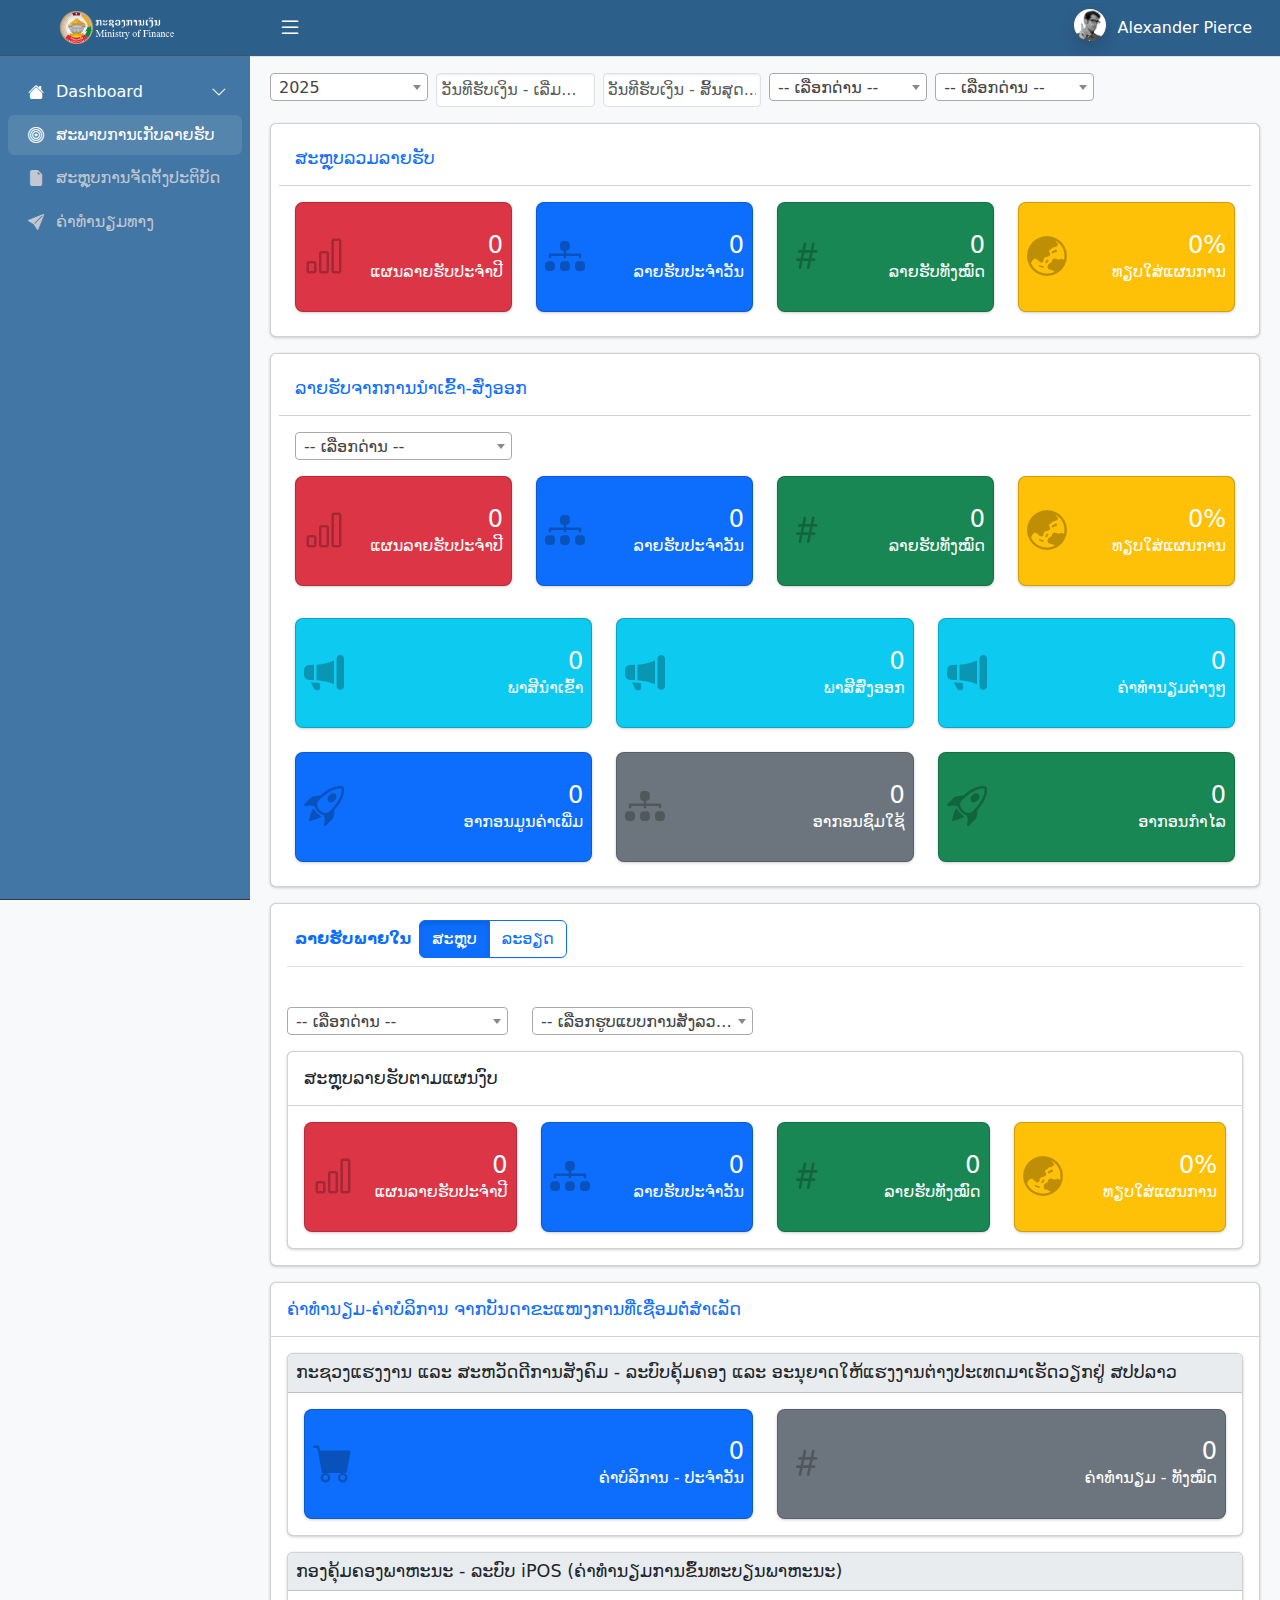
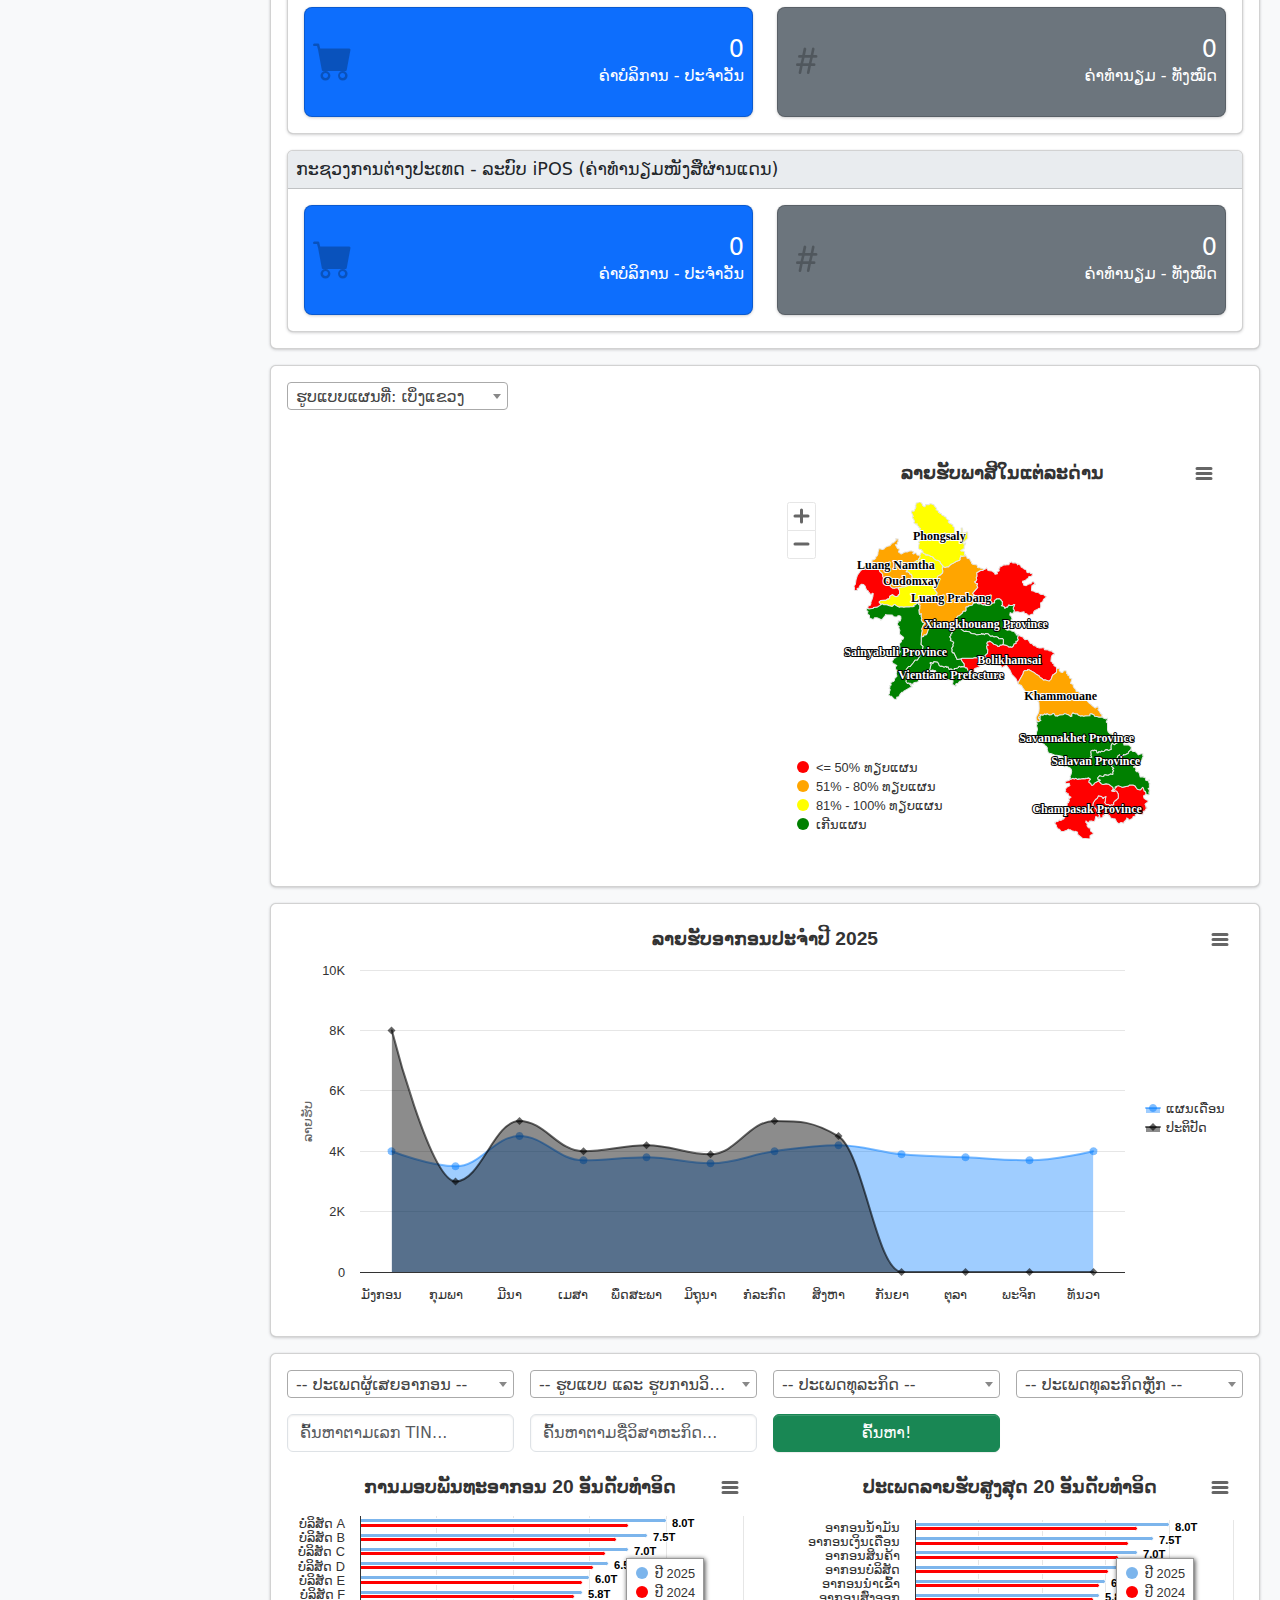
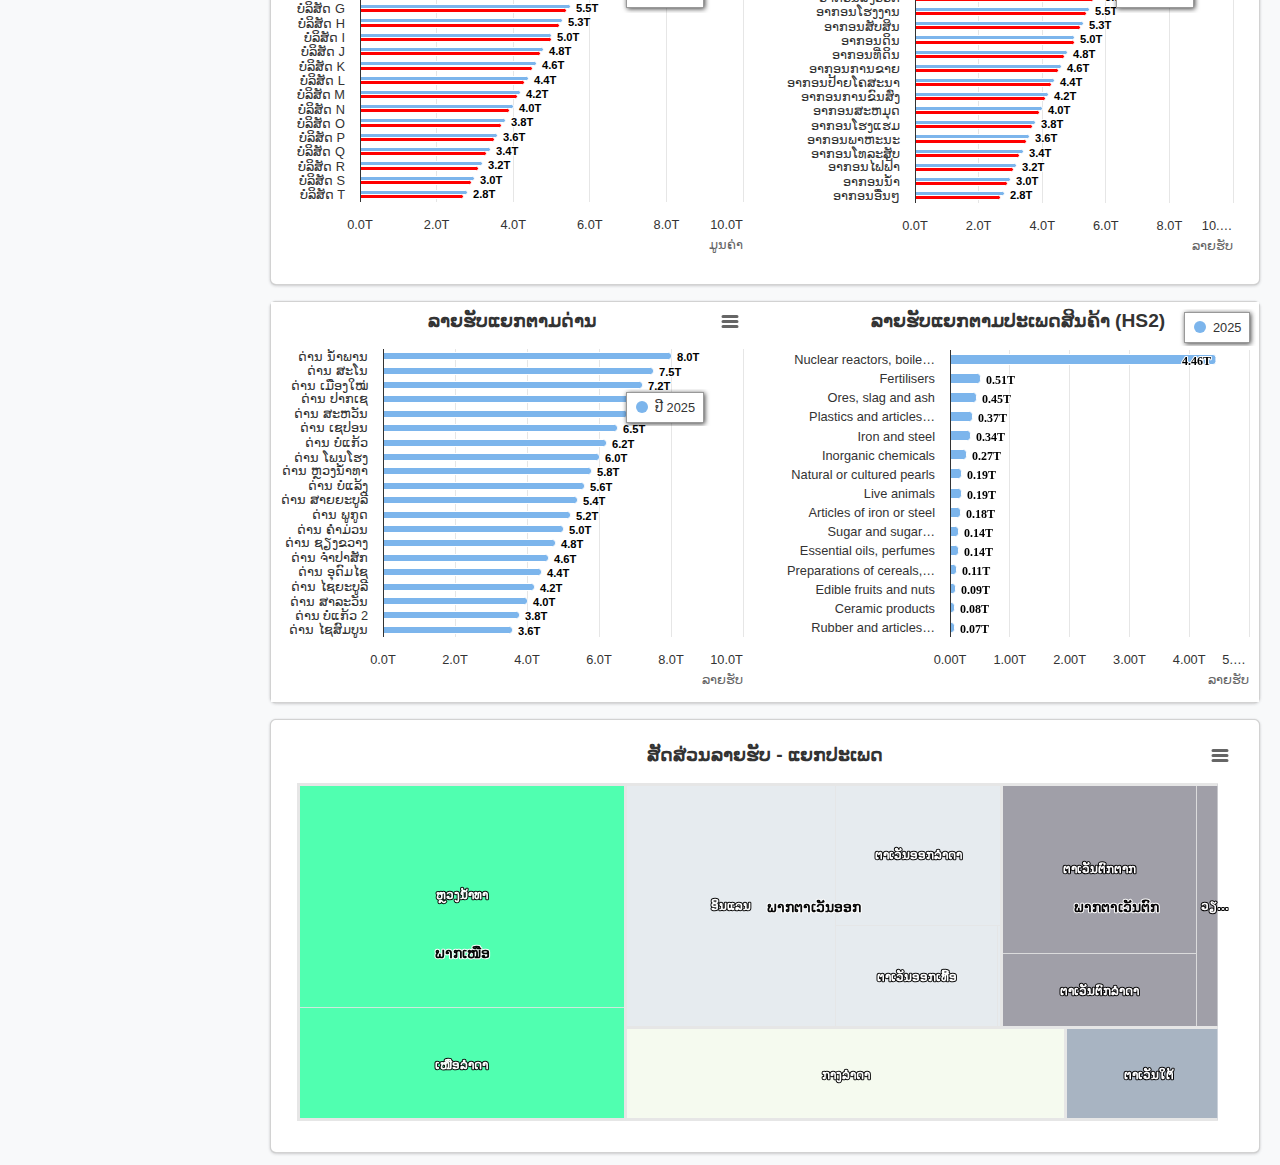
<file: index.html>
<!doctype html>
<html lang="en">
  <!--begin::Head-->
  <head>
    <meta http-equiv="Content-Type" content="text/html; charset=utf-8" />
    <title>MOF iReport</title>
    <!--begin::Accessibility Meta Tags-->
    <meta name="viewport" content="width=device-width, initial-scale=1.0, user-scalable=yes" />
    <meta name="color-scheme" content="light dark" />
    <meta name="theme-color" content="#007bff" media="(prefers-color-scheme: light)" />
    <meta name="theme-color" content="#1a1a1a" media="(prefers-color-scheme: dark)" />
    <meta name="supported-color-schemes" content="light dark" />
    <link rel="preload" href="./css/adminlte.css" as="style" />
    <link rel="stylesheet" href="./css/adminlte.css" />
    <link href="./css/select2.css" rel="stylesheet" />
    <link href="./css/datepicker.css" rel="stylesheet"/>
    <link rel="stylesheet" href="./css/bootstrap-icons/font/bootstrap-icons.css">
  </head>

  <!--end::Head-->
  <!--begin::Body-->
  <body class="layout-fixed sidebar-expand-lg sidebar-open bg-body-tertiary">
    <!--begin::App Wrapper-->
    <div class="app-wrapper">
      <!--begin::Header-->
      <nav class="app-header navbar navbar-expand bg-body">
        <!--begin::Container-->
        <div class="container-fluid">
          <!--begin::Start Navbar Links-->
          <ul class="navbar-nav" style="width:100%">
            <li class="nav-item">
              <a class="nav-link d-flex justify-content-center align-items-center text-white" data-lte-toggle="sidebar" href="#" role="button">
                <i class="bi bi-list fs-4"></i>
              </a>
            </li>
            <li class="d-none d-md-block" style="width:85%; display:flex; align-items:center; justify-content:center;">
              <p class="marquee mb-0">
                <span>ລະບົບສະຫຼຸບການຈັດຕັ້ງປະຕິບັດແຜນງົບປະມານແຫ່ງລັດ</span>
              </p>
            </li>

          <!--end::Start Navbar Links-->
          <!--begin::End Navbar Links-->
          <ul class="navbar-nav ms-auto" >
            <!--begin::User Menu Dropdown-->
            <li class="nav-item dropdown user-menu">
              <a href="#" class="nav-link dropdown-toggle" data-bs-toggle="dropdown">
                <img
                  src="./assets/img/user2-160x160.jpg"
                  class="user-image rounded-circle shadow"
                  alt="User Image"
                />
                <span class="d-none d-md-inline text-white">Alexander Pierce</span>
              </a>
              <ul class="dropdown-menu dropdown-menu-lg dropdown-menu-end float-end">
                <!--begin::User Image-->
                <li class="user-header text-bg-primary">
                  <img
                    src="./assets/img/user2-160x160.jpg"
                    class="rounded-circle shadow"
                    alt="User Image"
                  />
                  <p>
                    Alexander Pierce - Web Developer
                    <small>Member since Nov. 2023</small>
                  </p>
                </li>
                <!--end::User Image-->
                
                <!--begin::Menu Footer-->
                <li class="user-footer">
                  <a href="change-password.html" class="btn btn-default btn-flat">ປ່ຽນລະຫັດຜ່ານ</a>
                  <a href="#" class="btn btn-danger btn-flat float-end"> ອອກຈາກລະບົບ </a>
                </li>
                <!--end::Menu Footer-->
              </ul>
            </li>
            <!--end::User Menu Dropdown-->
          </ul>
          <!--end::End Navbar Links-->
        </div>
        <!--end::Container-->
      </nav>
      <!--end::Header-->
      <!--begin::Sidebar-->
      <aside class="app-sidebar bg-body-secondary " data-bs-theme="dark">
        <!--begin::Sidebar Brand-->
        <div class="sidebar-brand">
          <!--begin::Brand Link-->
          <a href="./index.html" class="brand-link">
            <!--begin::Brand Image-->
            <img
              src="./assets/img/lao_logo.png"
              alt="loa logo"
              class="brand-image"
            />
            <!--end::Brand Image-->
          </a>
          <!--end::Brand Link-->
        </div>
        <!--end::Sidebar Brand-->
        <!--begin::Sidebar Wrapper-->
        <div class="sidebar-wrapper">
          <nav class="mt-2">
            <!--begin::Sidebar Menu-->
            <ul
              class="nav sidebar-menu flex-column"
              data-lte-toggle="treeview"
              role="navigation"
              aria-label="Main navigation"
              data-accordion="false"
              id="navigation"
            >
              <li class="nav-item menu-open">
                <a href="#" class="nav-link active">
                 <i class="nav-icon bi bi-house-fill"></i>
                  <p>
                    Dashboard
                    <i class="nav-arrow gy-4 bi bi-chevron-right"></i>
                  </p>
                </a>
                <ul class="nav nav-treeview">
                  <li class="nav-item">
                    <a href="./index.html" class="nav-link active">
                      <i class="nav-icon bi bi-bullseye"></i>
                      <p>ສະພາບການເກັບລາຍຮັບ</p>
                    </a>
                  </li>
                  <li class="nav-item">
                    <a href="./index2.html" class="nav-link">
                      <i class="nav-icon bi bi-file-earmark-fill"></i>
                      <p>ສະຫຼຸບການຈັດຕັ້ງປະຕິບັດ</p>
                    </a>
                  </li>
                  <li class="nav-item">
                    <a href="./index3.html" class="nav-link">
                      <i class=" nav-icon bi bi-send-fill"></i>
                      <p>ຄ່າທໍານຽມທາງ</p>
                    </a>
                  </li>
                </ul>
              </li>
              
            </ul>
            <!--end::Sidebar Menu-->
          </nav>
        </div>
        <!--end::Sidebar Wrapper-->
      </aside>
      <!--end::Sidebar-->
      <!--begin::App Main-->
      <main class="app-main">
        <!--begin::App Content Header-->
        <div class="app-content-header">
          <!--begin::Container-->
          <div class="container-fluid">
            <!--begin::row gy-4-->
            <div class="row gy-4 g-2">
              <div class="col-12 col-lg-2">
                <select class="form-control select2 mySelect last-selected" >
                  <option value="1">2021</option>
                  <option value="2">2022</option>
                  <option value="3">2023</option>
                  <option value="4">2024</option>
                  <option value="5" selected>2025</option>
                </select>
              </div>
              <div class="col-12 col-md-2">
                <input type="text"  class="form-control datepicker" placeholder="ວັນທີຮັບເງິນ - ເລີ່ມ..."/>
              </div>
              <div class="col-12 col-md-2">
                <input type="text"  class="form-control datepicker" placeholder="ວັນທີຮັບເງິນ - ສິ້ນສຸດ..." />
              </div>
              <div class="col-12 col-lg-2">
                <select class="form-select select2 mySelect" >
                  <option value="" selected="">-- ເລືອກດ່ານ --</option>
                  <option value="109">ກົມສ່ວຍສາອາກອນ</option>
                  <option value="201">ນະຄອນຫຼວງວຽງຈັນ</option>
                  <option value="202">ຜົ້ງສາລີ</option>
                  <option value="203">ຫຼວງນ້ຳທາ</option>
                  <option value="204">ອຸດົມໄຊ</option>
                  <option value="205">ບໍ່ແກ້ວ</option>
                  <option value="206">ຫຼວງພະບາງ</option>
                  <option value="207">ຫົວພັນ</option>
                  <option value="208">ໄຊຍະບູລີ</option>
                  <option value="209">ຊຽງຂວາງ</option>
                  <option value="210">ວຽງຈັນ</option>
                  <option value="211">ບໍລິຄຳໄຊ</option>
                  <option value="212">ຄຳມ່ວນ</option>
                  <option value="213">ສະຫວັນນະເຂດ</option>
                  <option value="214">ສາລະວັນ</option>
                  <option value="215">ເຊກອງ</option>
                  <option value="216">ຈຳປາສັກ</option>
                  <option value="217">ອັດຕະປື</option>
                  <option value="218">ໄຊສົມບູນ</option>
                </select>
              </div>
              <div class="col-12 col-lg-2">
                <select class="form-select select2 mySelect" >
                  <option value="" selected="">-- ເລືອກດ່ານ --</option>
                </select>
              </div>
            </div>
            <!--end::row gy-4-->
          </div>
          <!--end::Container-->
        </div>
        <!--end::App Content Header-->
        <!--begin::App Content-->
        <div class="app-content">
          <!--begin::Container-->
          <div class="container-fluid">
            <!--begin::row gy-4-->
            <div class="card p-2 mb-3">
              <div class="card-header">
                <h3 class="card-title text-primary">ສະຫຼຸບລວມລາຍຮັບ</h3>
              </div>
              <div class="card-body">
                <div class="row gy-4">
                    <div class="col-lg-3 col-md-6 col-sm-12">
                      <div class="card p-2 rounded-3 text-bg-danger">
                        <div class="inner d-flex justify-content-between align-items-center py-3">
                          <div><i class="bi bi-bar-chart fs-1 opacity-25 text-black"></i></div>
                          <div>
                            <h4 class="p-0 m-0 text-end">0</h4>
                            <p class="p-0 m-0 text-end fs-6"> ແຜນລາຍຮັບປະຈໍາປີ </p>
                          </div>
                        </div>
                      </div>
                    </div>
                    <div class="col-lg-3 col-md-6 col-sm-12">
                      <div class="card p-2 rounded-3 text-bg-primary">
                        <div class="inner d-flex justify-content-between align-items-center py-3">
                          <div><i class="bi bi-diagram-3-fill fs-1 opacity-25 text-black"></i></div>
                          <div>
                            <h4 class="p-0 m-0 text-end">0</h4>
                            <p class="p-0 m-0 text-end fs-6"> ລາຍຮັບປະຈໍາວັນ </p>
                          </div>
                        </div>
                      </div>
                    </div>

                    <div class="col-lg-3 col-md-6 col-sm-12">
                      <div class="card p-2 rounded-3 text-bg-success">
                        <div class="inner d-flex justify-content-between align-items-center py-3">
                          <div><i class="bi bi-hash fs-1 opacity-25 text-black"></i></div>
                          <div>
                            <h4 class="p-0 m-0 text-end">0</h4>
                            <p class="p-0 m-0 text-end fs-6"> ລາຍຮັບທັງໝົດ </p>
                          </div>
                        </div>
                      </div>
                    </div>
                    
                    <div class="col-lg-3 col-md-6 col-sm-12">
                      <div class="card p-2 rounded-3 bg-warning">
                        <div class="inner d-flex justify-content-between align-items-center py-3">
                          <div><i class="bi bi-globe-asia-australia fs-1 opacity-25 text-black"></i></div>
                          <div class="text-white">
                            <h4 class="p-0 m-0 text-end">0%</h4>
                            <p class="p-0 m-0 text-end fs-6"> ທຽບໃສ່ແຜນການ </p>
                          </div>
                        </div>
                      </div>
                    </div>
                </div>
              </div>
            </div>
            <div class="card p-2 mb-3">
              <div class="card-header">
                <h3 class="card-title text-primary">ລາຍຮັບຈາກການນໍາເຂົ້າ-ສົ່ງອອກ</h3>
              </div>
              <div class="card-body">
                <div class="row gy-4 mb-3">
                  <div class="col-12 col-lg-3">
                      <select class="form-select select2 mySelect" >
                        <option value="" selected="">-- ເລືອກດ່ານ --</option>
                      </select>
                  </div>
                </div>
                <div class="row gy-4">
                    <div class="col-lg-3 col-md-6 col-sm-12">
                      <div class="card p-2 rounded-3 text-bg-danger">
                        <div class="inner d-flex justify-content-between align-items-center py-3">
                          <div><i class="bi bi-bar-chart fs-1 opacity-25 text-black"></i></div>
                          <div>
                            <h4 class="p-0 m-0 text-end">0</h4>
                            <p class="p-0 m-0 text-end fs-6"> ແຜນລາຍຮັບປະຈໍາປີ </p>
                          </div>
                        </div>
                      </div>
                    </div>
                    <div class="col-lg-3 col-md-6 col-sm-12">
                      <div class="card p-2 rounded-3 text-bg-primary">
                        <div class="inner d-flex justify-content-between align-items-center py-3">
                          <div><i class="bi bi-diagram-3-fill fs-1 opacity-25 text-black"></i></div>
                          <div>
                            <h4 class="p-0 m-0 text-end">0</h4>
                            <p class="p-0 m-0 text-end fs-6"> ລາຍຮັບປະຈໍາວັນ </p>
                          </div>
                        </div>
                      </div>
                    </div>

                    <div class="col-lg-3 col-md-6 col-sm-12">
                      <div class="card p-2 rounded-3 text-bg-success">
                        <div class="inner d-flex justify-content-between align-items-center py-3">
                          <div><i class="bi bi-hash fs-1 opacity-25 text-black"></i></div>
                          <div>
                            <h4 class="p-0 m-0 text-end">0</h4>
                            <p class="p-0 m-0 text-end fs-6"> ລາຍຮັບທັງໝົດ </p>
                          </div>
                        </div>
                      </div>
                    </div>
                    
                    <div class="col-lg-3 col-md-6 col-sm-12">
                      <div class="card p-2 rounded-3 text-bg-warning">
                        <div class="inner d-flex justify-content-between align-items-center py-3">
                          <div><i class="bi bi-globe-asia-australia fs-1 opacity-25 text-black"></i></div>
                          <div class="text-white">
                            <h4 class="p-0 m-0 text-end">0%</h4>
                            <p class="p-0 m-0 text-end fs-6"> ທຽບໃສ່ແຜນການ </p>
                          </div>
                        </div>
                      </div>
                    </div>
                  </div>
                <div class="row gy-4 mt-2">
                  <div class="col-lg-4 col-md-6 col-sm-12">
                    <div class="card p-2 rounded-3 text-bg-info">
                      <div class="inner d-flex justify-content-between align-items-center py-3">
                        <div><i class="bi bi-megaphone-fill fs-1 opacity-25 text-black"></i></div>
                        <div class="text-white">
                          <h4 class="p-0 m-0 text-end">0</h4>
                          <p class="p-0 m-0 text-end fs-6"> ພາສີນໍາເຂົ້າ </p>
                        </div>
                      </div>
                    </div>
                  </div>
                  <div class="col-lg-4 col-md-6 col-sm-12">
                    <div class="card p-2 rounded-3 text-bg-info">
                      <div class="inner d-flex justify-content-between align-items-center py-3">
                        <div><i class="bi bi-megaphone-fill fs-1 opacity-25 text-black"></i></div>
                        <div class="text-white">
                          <h4 class="p-0 m-0 text-end">0</h4>
                          <p class="p-0 m-0 text-end fs-6"> ພາສີສົ່ງອອກ </p>
                        </div>
                      </div>
                    </div>
                  </div>
                  <div class="col-lg-4 col-md-6 col-sm-12">
                    <div class="card p-2 rounded-3 text-bg-info">
                      <div class="inner d-flex justify-content-between align-items-center py-3">
                        <div><i class="bi bi-megaphone-fill fs-1 opacity-25 text-black"></i></div>
                        <div class="text-white">
                          <h4 class="p-0 m-0 text-end">0</h4>
                          <p class="p-0 m-0 text-end fs-6"> ຄ່າທໍານຽມຕ່າງໆ </p>
                        </div>
                      </div>
                    </div>
                  </div>
                  <div class="col-lg-4 col-md-6 col-sm-12">
                    <div class="card p-2 rounded-3 text-bg-primary">
                      <div class="inner d-flex justify-content-between align-items-center py-3">
                        <div><i class="bi bi-rocket-takeoff fs-1 opacity-25 text-black"></i></div>
                        <div>
                          <h4 class="p-0 m-0 text-end">0</h4>
                          <p class="p-0 m-0 text-end fs-6"> ອາກອນມູນຄ່າເພີ່ມ </p>
                        </div>
                      </div>
                    </div>
                  </div>
                  <div class="col-lg-4 col-md-6 col-sm-12">
                    <div class="card p-2 rounded-3 text-bg-secondary">
                      <div class="inner d-flex justify-content-between align-items-center py-3">
                        <div><i class="bi bi-diagram-3-fill fs-1 opacity-25 text-black"></i></div>
                        <div>
                          <h4 class="p-0 m-0 text-end">0</h4>
                          <p class="p-0 m-0 text-end fs-6"> ອາກອນຊົມໃຊ້ </p>
                        </div>
                      </div>
                    </div>
                  </div>
                  <div class="col-lg-4 col-md-6 col-sm-12">
                    <div class="card p-2 rounded-3 text-bg-success">
                      <div class="inner d-flex justify-content-between align-items-center py-3">
                        <div><i class="bi bi-rocket-takeoff fs-1 opacity-25 text-black"></i></div>
                        <div>
                          <h4 class="p-0 m-0 text-end">0</h4>
                          <p class="p-0 m-0 text-end fs-6"> ອາກອນກໍາໄລ </p>
                        </div>
                      </div>
                    </div>
                  </div>
                </div>
              </div>
            </div>
            <div class="card summary-block p-3 mb-3">
              <div class="d-flex justify-content-start align-items-center border-bottom ">
                <div class="ps-2 pb-2 text-primary fw-bold">ລາຍຮັບພາຍໃນ</div>
                <div class="btn-group ps-2 pb-2 text-primary fw-bold" role="group">
                  <input type="radio" class="btn-check toggle-summary" name="toggle-1" id="summary-1" checked>
                  <label class="btn btn-outline-primary" for="summary-1">ສະຫຼຸບ</label>

                  <input type="radio" class="btn-check toggle-detail" name="toggle-1" id="detail-1">
                  <label class="btn btn-outline-primary" for="detail-1">ລະອຽດ</label>
                </div>
              </div>
              <div class="row gy-4 mb-3 mt-3">
                <div class="col-12 col-lg-3">
                    <select class="form-select select2 mySelect" >
                      <option value="" selected="">-- ເລືອກດ່ານ --</option>
                    </select>
                </div>
                <div class="col-12 col-lg-3">
                    <select class="form-select select2 mySelect" >
                      <option value="" selected="">-- ເລືອກຮູບແບບການສັງລວມຕົວເລກ --</option>
                    </select>
                </div>
              </div>
              <div class="card">
                <div class="card-header">
                  <h3 class="card-title">ສະຫຼຸບລາຍຮັບຕາມແຜນງົບ</h3>
                </div>
                <div class="card-body">
                  <div class="row gy-4">
                    <div class="col-lg-3 col-md-6 col-sm-12">
                      <div class="card p-2 rounded-3 text-bg-danger">
                        <div class="inner d-flex justify-content-between align-items-center py-3">
                          <div><i class="bi bi-bar-chart fs-1 opacity-25 text-black"></i></div>
                          <div>
                            <h4 class="p-0 m-0 text-end">0</h4>
                            <p class="p-0 m-0 text-end fs-6"> ແຜນລາຍຮັບປະຈໍາປີ </p>
                          </div>
                        </div>
                      </div>
                    </div>
                    <div class="col-lg-3 col-md-6 col-sm-12">
                      <div class="card p-2 rounded-3 text-bg-primary">
                        <div class="inner d-flex justify-content-between align-items-center py-3">
                          <div><i class="bi bi-diagram-3-fill fs-1 opacity-25 text-black"></i></div>
                          <div>
                            <h4 class="p-0 m-0 text-end">0</h4>
                            <p class="p-0 m-0 text-end fs-6"> ລາຍຮັບປະຈໍາວັນ </p>
                          </div>
                        </div>
                      </div>
                    </div>

                    <div class="col-lg-3 col-md-6 col-sm-12">
                      <div class="card p-2 rounded-3 text-bg-success">
                        <div class="inner d-flex justify-content-between align-items-center py-3">
                          <div><i class="bi bi-hash fs-1 opacity-25 text-black"></i></div>
                          <div>
                            <h4 class="p-0 m-0 text-end">0</h4>
                            <p class="p-0 m-0 text-end fs-6"> ລາຍຮັບທັງໝົດ </p>
                          </div>
                        </div>
                      </div>
                    </div>
                    
                    <div class="col-lg-3 col-md-6 col-sm-12">
                      <div class="card p-2 rounded-3 bg-warning">
                        <div class="inner d-flex justify-content-between align-items-center py-3">
                          <div><i class="bi bi-globe-asia-australia fs-1 opacity-25 text-black"></i></div>
                          <div class="text-white">
                            <h4 class="p-0 m-0 text-end">0%</h4>
                            <p class="p-0 m-0 text-end fs-6"> ທຽບໃສ່ແຜນການ </p>
                          </div>
                        </div>
                      </div>
                    </div>
                </div>
                </div>
              </div>
              <div class="summary">
                <div class="card mt-3">
                  <div class="card-header bg-body-secondary p-2">
                    <h3 class="card-title " style="cursor: pointer;">ອາກອນ</h3>
                  </div>
                  <div class="card-body">
                    <div class="row gy-4 " style="display: none;">
                      <div class="col-lg-3 col-md-6 col-sm-12">
                      <div class="card p-2 rounded-3 text-bg-danger">
                        <div class="inner d-flex justify-content-between align-items-center py-3">
                          <div><i class="bi bi-bar-chart fs-1 opacity-25 text-black"></i></div>
                          <div>
                            <h4 class="p-0 m-0 text-end">0</h4>
                            <p class="p-0 m-0 text-end fs-6"> ແຜນລາຍຮັບປະຈໍາປີ </p>
                          </div>
                        </div>
                      </div>
                    </div>
                    <div class="col-lg-3 col-md-6 col-sm-12">
                      <div class="card p-2 rounded-3 text-bg-primary">
                        <div class="inner d-flex justify-content-between align-items-center py-3">
                          <div><i class="bi bi-diagram-3-fill fs-1 opacity-25 text-black"></i></div>
                          <div>
                            <h4 class="p-0 m-0 text-end">0</h4>
                            <p class="p-0 m-0 text-end fs-6"> ລາຍຮັບປະຈໍາວັນ </p>
                          </div>
                        </div>
                      </div>
                    </div>

                    <div class="col-lg-3 col-md-6 col-sm-12">
                      <div class="card p-2 rounded-3 text-bg-success">
                        <div class="inner d-flex justify-content-between align-items-center py-3">
                          <div><i class="bi bi-hash fs-1 opacity-25 text-black"></i></div>
                          <div>
                            <h4 class="p-0 m-0 text-end">0</h4>
                            <p class="p-0 m-0 text-end fs-6"> ລາຍຮັບທັງໝົດ </p>
                          </div>
                        </div>
                      </div>
                    </div>
                    
                    <div class="col-lg-3 col-md-6 col-sm-12">
                      <div class="card p-2 rounded-3 bg-warning">
                        <div class="inner d-flex justify-content-between align-items-center py-3">
                          <div><i class="bi bi-globe-asia-australia fs-1 opacity-25 text-black"></i></div>
                          <div class="text-white">
                            <h4 class="p-0 m-0 text-end">0%</h4>
                            <p class="p-0 m-0 text-end fs-6"> ທຽບໃສ່ແຜນການ </p>
                          </div>
                        </div>
                      </div>
                    </div>
                    </div>
                  </div>

                </div>
                <div class="card mt-3">
                  <div class="card-header bg-body-secondary p-2">
                    <h3 class="card-title "style="cursor: pointer;">ຊັບສິນ</h3>
                  </div>
                  <div class="card-body">
                      <div class="row gy-4" style="display: none;">
                      <div class="col-lg-3 col-md-6 col-sm-12">
                      <div class="card p-2 rounded-3 text-bg-danger">
                        <div class="inner d-flex justify-content-between align-items-center py-3">
                          <div><i class="bi bi-bar-chart fs-1 opacity-25 text-black"></i></div>
                          <div>
                            <h4 class="p-0 m-0 text-end">0</h4>
                            <p class="p-0 m-0 text-end fs-6"> ແຜນລາຍຮັບປະຈໍາປີ </p>
                          </div>
                        </div>
                      </div>
                    </div>
                    <div class="col-lg-3 col-md-6 col-sm-12">
                      <div class="card p-2 rounded-3 text-bg-primary">
                        <div class="inner d-flex justify-content-between align-items-center py-3">
                          <div><i class="bi bi-diagram-3-fill fs-1 opacity-25 text-black"></i></div>
                          <div>
                            <h4 class="p-0 m-0 text-end">0</h4>
                            <p class="p-0 m-0 text-end fs-6"> ລາຍຮັບປະຈໍາວັນ </p>
                          </div>
                        </div>
                      </div>
                    </div>

                    <div class="col-lg-3 col-md-6 col-sm-12">
                      <div class="card p-2 rounded-3 text-bg-success">
                        <div class="inner d-flex justify-content-between align-items-center py-3">
                          <div><i class="bi bi-hash fs-1 opacity-25 text-black"></i></div>
                          <div>
                            <h4 class="p-0 m-0 text-end">0</h4>
                            <p class="p-0 m-0 text-end fs-6"> ລາຍຮັບທັງໝົດ </p>
                          </div>
                        </div>
                      </div>
                    </div>
                    
                    <div class="col-lg-3 col-md-6 col-sm-12">
                      <div class="card p-2 rounded-3 bg-warning">
                        <div class="inner d-flex justify-content-between align-items-center py-3">
                          <div><i class="bi bi-globe-asia-australia fs-1 opacity-25 text-black"></i></div>
                          <div class="text-white">
                            <h4 class="p-0 m-0 text-end">0%</h4>
                            <p class="p-0 m-0 text-end fs-6"> ທຽບໃສ່ແຜນການ </p>
                          </div>
                        </div>
                      </div>
                    </div>
                    </div>
                  </div>

                </div>
                <div class="card mt-3">
                  <div class="card-header bg-body-secondary p-2">
                    <h3 class="card-title " style="cursor: pointer;">ປລປ</h3>
                  </div>
                  <div class="card-body">
                      <div class="row gy-4" style="display: none;">
                      <div class="col-lg-3 col-md-6 col-sm-12">
                      <div class="card p-2 rounded-3 text-bg-danger">
                        <div class="inner d-flex justify-content-between align-items-center py-3">
                          <div><i class="bi bi-bar-chart fs-1 opacity-25 text-black"></i></div>
                          <div>
                            <h4 class="p-0 m-0 text-end">0</h4>
                            <p class="p-0 m-0 text-end fs-6"> ແຜນລາຍຮັບປະຈໍາປີ </p>
                          </div>
                        </div>
                      </div>
                    </div>
                    <div class="col-lg-3 col-md-6 col-sm-12">
                      <div class="card p-2 rounded-3 text-bg-primary">
                        <div class="inner d-flex justify-content-between align-items-center py-3">
                          <div><i class="bi bi-diagram-3-fill fs-1 opacity-25 text-black"></i></div>
                          <div>
                            <h4 class="p-0 m-0 text-end">0</h4>
                            <p class="p-0 m-0 text-end fs-6"> ລາຍຮັບປະຈໍາວັນ </p>
                          </div>
                        </div>
                      </div>
                    </div>

                    <div class="col-lg-3 col-md-6 col-sm-12">
                      <div class="card p-2 rounded-3 text-bg-success">
                        <div class="inner d-flex justify-content-between align-items-center py-3">
                          <div><i class="bi bi-hash fs-1 opacity-25 text-black"></i></div>
                          <div>
                            <h4 class="p-0 m-0 text-end">0</h4>
                            <p class="p-0 m-0 text-end fs-6"> ລາຍຮັບທັງໝົດ </p>
                          </div>
                        </div>
                      </div>
                    </div>
                    
                    <div class="col-lg-3 col-md-6 col-sm-12">
                      <div class="card p-2 rounded-3 bg-warning">
                        <div class="inner d-flex justify-content-between align-items-center py-3">
                          <div><i class="bi bi-globe-asia-australia fs-1 opacity-25 text-black"></i></div>
                          <div class="text-white">
                            <h4 class="p-0 m-0 text-end">0%</h4>
                            <p class="p-0 m-0 text-end fs-6"> ທຽບໃສ່ແຜນການ </p>
                          </div>
                        </div>
                      </div>
                    </div>
                    </div>
                  </div>

                </div>
                <div class="card mt-3">
                  <div class="card-header bg-body-secondary p-2">
                    <h3 class="card-title " style="cursor: pointer;">ຄ່າທໍານຽມທາງ</h3>
                  </div>
                  <div class="card-body">
                      <div class="row gy-4 " style="display: none;">
                      <div class="col-lg-3 col-md-6 col-sm-12">
                      <div class="card p-2 rounded-3 text-bg-danger">
                        <div class="inner d-flex justify-content-between align-items-center py-3">
                          <div><i class="bi bi-bar-chart fs-1 opacity-25 text-black"></i></div>
                          <div>
                            <h4 class="p-0 m-0 text-end">0</h4>
                            <p class="p-0 m-0 text-end fs-6"> ແຜນລາຍຮັບປະຈໍາປີ </p>
                          </div>
                        </div>
                      </div>
                    </div>
                    <div class="col-lg-3 col-md-6 col-sm-12">
                      <div class="card p-2 rounded-3 text-bg-primary">
                        <div class="inner d-flex justify-content-between align-items-center py-3">
                          <div><i class="bi bi-diagram-3-fill fs-1 opacity-25 text-black"></i></div>
                          <div>
                            <h4 class="p-0 m-0 text-end">0</h4>
                            <p class="p-0 m-0 text-end fs-6"> ລາຍຮັບປະຈໍາວັນ </p>
                          </div>
                        </div>
                      </div>
                    </div>

                    <div class="col-lg-3 col-md-6 col-sm-12">
                      <div class="card p-2 rounded-3 text-bg-success">
                        <div class="inner d-flex justify-content-between align-items-center py-3">
                          <div><i class="bi bi-hash fs-1 opacity-25 text-black"></i></div>
                          <div>
                            <h4 class="p-0 m-0 text-end">0</h4>
                            <p class="p-0 m-0 text-end fs-6"> ລາຍຮັບທັງໝົດ </p>
                          </div>
                        </div>
                      </div>
                    </div>
                    
                    <div class="col-lg-3 col-md-6 col-sm-12">
                      <div class="card p-2 rounded-3 bg-warning">
                        <div class="inner d-flex justify-content-between align-items-center py-3">
                          <div><i class="bi bi-globe-asia-australia fs-1 opacity-25 text-black"></i></div>
                          <div class="text-white">
                            <h4 class="p-0 m-0 text-end">0%</h4>
                            <p class="p-0 m-0 text-end fs-6"> ທຽບໃສ່ແຜນການ </p>
                          </div>
                        </div>
                      </div>
                    </div>
                    </div>
                  </div>

                </div>
                <div class="card mt-3">
                  <div class="card-header bg-body-secondary p-2">
                    <h3 class="card-title " style="cursor: pointer;">ລາຍຮັບຈາກທີ່ດິນ</h3>
                  </div>
                  <div class="card-body">
                      <div class="row gy-4 " style="display: none;">
                      <div class="col-lg-3 col-md-6 col-sm-12">
                      <div class="card p-2 rounded-3 text-bg-danger">
                        <div class="inner d-flex justify-content-between align-items-center py-3">
                          <div><i class="bi bi-bar-chart fs-1 opacity-25 text-black"></i></div>
                          <div>
                            <h4 class="p-0 m-0 text-end">0</h4>
                            <p class="p-0 m-0 text-end fs-6"> ແຜນລາຍຮັບປະຈໍາປີ </p>
                          </div>
                        </div>
                      </div>
                    </div>
                    <div class="col-lg-3 col-md-6 col-sm-12">
                      <div class="card p-2 rounded-3 text-bg-primary">
                        <div class="inner d-flex justify-content-between align-items-center py-3">
                          <div><i class="bi bi-diagram-3-fill fs-1 opacity-25 text-black"></i></div>
                          <div>
                            <h4 class="p-0 m-0 text-end">0</h4>
                            <p class="p-0 m-0 text-end fs-6"> ລາຍຮັບປະຈໍາວັນ </p>
                          </div>
                        </div>
                      </div>
                    </div>

                    <div class="col-lg-3 col-md-6 col-sm-12">
                      <div class="card p-2 rounded-3 text-bg-success">
                        <div class="inner d-flex justify-content-between align-items-center py-3">
                          <div><i class="bi bi-hash fs-1 opacity-25 text-black"></i></div>
                          <div>
                            <h4 class="p-0 m-0 text-end">0</h4>
                            <p class="p-0 m-0 text-end fs-6"> ລາຍຮັບທັງໝົດ </p>
                          </div>
                        </div>
                      </div>
                    </div>
                    
                    <div class="col-lg-3 col-md-6 col-sm-12">
                      <div class="card p-2 rounded-3 bg-warning">
                        <div class="inner d-flex justify-content-between align-items-center py-3">
                          <div><i class="bi bi-globe-asia-australia fs-1 opacity-25 text-black"></i></div>
                          <div class="text-white">
                            <h4 class="p-0 m-0 text-end">0%</h4>
                            <p class="p-0 m-0 text-end fs-6"> ທຽບໃສ່ແຜນການ </p>
                          </div>
                        </div>
                      </div>
                    </div>
                    </div>
                  </div>

                </div>
                <div class="card mt-3">
                  <div class="card-header bg-body-secondary p-2">
                    <h3 class="card-title " style="cursor: pointer;">ອາກອນລາຍໄດ້ຈາກການຂາຍສິດນໍາໃຊ້ທີ່ດິນ 2%</h3>
                  </div>
                  <div class="card-body">
                      <div class="row gy-4 " style="display: none;">
                      <div class="col-lg-3 col-md-6 col-sm-12">
                      <div class="card p-2 rounded-3 text-bg-danger">
                        <div class="inner d-flex justify-content-between align-items-center py-3">
                          <div><i class="bi bi-bar-chart fs-1 opacity-25 text-black"></i></div>
                          <div>
                            <h4 class="p-0 m-0 text-end">0</h4>
                            <p class="p-0 m-0 text-end fs-6"> ແຜນລາຍຮັບປະຈໍາປີ </p>
                          </div>
                        </div>
                      </div>
                    </div>
                    <div class="col-lg-3 col-md-6 col-sm-12">
                      <div class="card p-2 rounded-3 text-bg-primary">
                        <div class="inner d-flex justify-content-between align-items-center py-3">
                          <div><i class="bi bi-diagram-3-fill fs-1 opacity-25 text-black"></i></div>
                          <div>
                            <h4 class="p-0 m-0 text-end">0</h4>
                            <p class="p-0 m-0 text-end fs-6"> ລາຍຮັບປະຈໍາວັນ </p>
                          </div>
                        </div>
                      </div>
                    </div>

                    <div class="col-lg-3 col-md-6 col-sm-12">
                      <div class="card p-2 rounded-3 text-bg-success">
                        <div class="inner d-flex justify-content-between align-items-center py-3">
                          <div><i class="bi bi-hash fs-1 opacity-25 text-black"></i></div>
                          <div>
                            <h4 class="p-0 m-0 text-end">0</h4>
                            <p class="p-0 m-0 text-end fs-6"> ລາຍຮັບທັງໝົດ </p>
                          </div>
                        </div>
                      </div>
                    </div>
                    
                    <div class="col-lg-3 col-md-6 col-sm-12">
                      <div class="card p-2 rounded-3 bg-warning">
                        <div class="inner d-flex justify-content-between align-items-center py-3">
                          <div><i class="bi bi-globe-asia-australia fs-1 opacity-25 text-black"></i></div>
                          <div class="text-white">
                            <h4 class="p-0 m-0 text-end">0%</h4>
                            <p class="p-0 m-0 text-end fs-6"> ທຽບໃສ່ແຜນການ </p>
                          </div>
                        </div>
                      </div>
                    </div>
                    </div>
                  </div>

                </div>
              </div>
            </div>
            <div class="card">
              <div class="card-header">
                <h3 class="card-title text-primary" >ຄ່າທໍານຽມ-ຄ່າບໍລິການ ຈາກບັນດາຂະແໜງການທີ່ເຊື່ອມຕໍ່ສໍາເລັດ</h3>
              </div>
              <div class="card-body">
                <div class="card">
                  <div class="card-header p-2 bg-body-secondary">
                    <h3 class="card-title">ກະຊວງແຮງງານ ແລະ ສະຫວັດດີການສັງຄົມ - ລະບົບຄຸ້ມຄອງ ແລະ ອະນຸຍາດໃຫ້ແຮງງານຕ່າງປະເທດມາເຮັດວຽກຢູ່ ສປປລາວ</h3>
                  </div>
                  <div class="card-body">
                      <div class="row gy-4">
                        <div class="col-lg-6 col-12">
                          <div class="card p-2 rounded-3 text-bg-primary">
                            <div class="inner d-flex justify-content-between align-items-center py-3">
                              <div><i class="bi bi-cart-fill fs-1 opacity-25 text-black"></i></div>
                              <div>
                                <h4 class="p-0 m-0 text-end">0</h4>
                                <p class="p-0 m-0 text-end fs-6">ຄ່າບໍລິການ - ປະຈໍາວັນ</p>
                              </div>
                            </div>
                          </div>
                        </div>
                        <div class="col-lg-6 col-12">
                          <div class="card p-2 rounded-3 text-bg-secondary">
                            <div class="inner d-flex justify-content-between align-items-center py-3">
                              <div><i class="bi bi-hash fs-1 opacity-25 text-black"></i></div>
                              <div>
                                <h4 class="p-0 m-0 text-end">0</h4>
                                <p class="p-0 m-0 text-end fs-6"> ຄ່າທໍານຽມ - ທັງໝົດ </p>
                              </div>
                            </div>
                          </div>
                        </div>
                      </div>
                  </div>
                </div>
                <div class="card mt-3">
                  <div class="card-header p-2 bg-body-secondary">
                    <h3 class="card-title">ກອງຄຸ້ມຄອງພາຫະນະ - ລະບົບ iPOS (ຄ່າທໍານຽມການຂຶ້ນທະບຽນພາຫະນະ)</h3>
                  </div>
                  <div class="card-body">
                      <div class="row gy-4">
                        <div class="col-lg-6 col-12">
                          <div class="card p-2 rounded-3 bg-primary">
                            <div class="inner d-flex justify-content-between align-items-center py-3">
                              <div><i class="bi bi-cart-fill fs-1 opacity-25 text-black"></i></div>
                              <div class="text-white">
                                <h4 class="p-0 m-0 text-end">0</h4>
                                <p class="p-0 m-0 text-end fs-6">ຄ່າບໍລິການ - ປະຈໍາວັນ</p>
                              </div>
                            </div>
                          </div>
                        </div>
                        <div class="col-lg-6 col-12">
                          <div class="card p-2 rounded-3 text-bg-secondary">
                            <div class="inner d-flex justify-content-between align-items-center py-3">
                              <div><i class="bi bi-hash fs-1 opacity-25 text-black"></i></div>
                              <div>
                                <h4 class="p-0 m-0 text-end">0</h4>
                                <p class="p-0 m-0 text-end fs-6"> ຄ່າທໍານຽມ - ທັງໝົດ </p>
                              </div>
                            </div>
                          </div>
                        </div>
                      </div>
                  </div>
                </div>
                <div class="card mt-3">
                  <div class="card-header p-2 bg-body-secondary">
                    <h3 class="card-title">ກະຊວງການຕ່າງປະເທດ - ລະບົບ iPOS (ຄ່າທໍານຽມໜັງສືຜ່ານແດນ)</h3>
                  </div>
                  <div class="card-body">
                      <div class="row gy-4">
                        <div class="col-lg-6 col-12">
                          <div class="card p-2 rounded-3 bg-primary">
                            <div class="inner d-flex justify-content-between align-items-center py-3">
                              <div><i class="bi bi-cart-fill fs-1 opacity-25 text-black"></i></div>
                              <div class="text-white">
                                <h4 class="p-0 m-0 text-end">0</h4>
                                <p class="p-0 m-0 text-end fs-6">ຄ່າບໍລິການ - ປະຈໍາວັນ</p>
                              </div>
                            </div>
                          </div>
                        </div>
                        <div class="col-lg-6 col-12">
                          <div class="card p-2 rounded-3 text-bg-secondary">
                            <div class="inner d-flex justify-content-between align-items-center py-3">
                              <div><i class="bi bi-hash fs-1 opacity-25 text-black"></i></div>
                              <div>
                                <h4 class="p-0 m-0 text-end">0</h4>
                                <p class="p-0 m-0 text-end fs-6"> ຄ່າທໍານຽມ - ທັງໝົດ </p>
                              </div>
                            </div>
                          </div>
                        </div>
                      </div>
                  </div>
                </div>
              </div>
            </div>
            <div class="card mt-3 p-3">
              <div class="row">
                <div class="col-12 col-lg-3">
                    <select class="form-select select2 mySelect" >
                      <option value="" selected="">ຮູບແບບແຜນທີ່: ເບິ່ງແຂວງ</option>
                    </select>
                </div>
              </div>
              <div class="card-body">
                <div class="row gy-4 mt-1">
                  <div class="col-lg-6 connectedSortable">
                    <div>
                      <div id="map-chart"></div>
                    </div>
                  </div>
                  <div class="col-lg-6 connectedSortable">
                    <div><div id="map-container"></div></div>
                  </div>
                </div>
              </div>
            </div>
            
            <div class="card mt-3">
              <div class="card-body"><div id="area-chart"></div></div>
            </div>
            <div class="card p-3 mt-3">
              <form action="">
                <div class="row g-3">
                  <div class="col-12 col-lg-3">
                    <select class="form-select select2 mySelect" >
                      <option value="" selected="">-- ປະເພດຜູ້ເສຍອາກອນ --</option>
                    </select>
                  </div>
                  <div class="col-12 col-lg-3">
                    <select class="form-select select2 mySelect" >
                      <option value="" selected="">-- ຮູບແບບ ແລະ ຮູບການວິສາຫະກິດ --</option>
                    </select>
                  </div>
                  <div class="col-12 col-lg-3">
                    <select class="form-select select2 mySelect" >
                      <option value="" selected="">-- ປະເພດທຸລະກິດ --</option>
                    </select>
                  </div>
                  <div class="col-12 col-lg-3">
                    <select class="form-select select2 mySelect" >
                      <option value="" selected="">-- ປະເພດທຸລະກິດຫຼັກ --</option>
                    </select>
                  </div>
                  <div class="col-12 col-lg-3">
                    <input type="text" class="form-control" placeholder="ຄົ້ນຫາຕາມເລກ TIN...">
                  </div>
                  <div class="col-12 col-lg-3">
                    <input type="text" class="form-control" placeholder="ຄົ້ນຫາຕາມຊື່ວິສາຫະກິດ...">
                  </div>
                  <div class="col-12 col-lg-3">
                    <input type="submit" class="btn btn-success w-100" value="ຄົ້ນຫາ!">
                  </div>
                </div>
              </form>
              <div class="row mt-3">
                <div class="col-12 col-lg-6">
                  <div id="stack-container2"></div>
                </div>
                <div class="col-12 col-lg-6">
                  <div id="stack-container"></div>
                </div>
              </div>
            </div>
            <div class="card mt-3">
              <div class="row">
                <div class="col-12 col-lg-6">
                  <div id="stack-border-container"></div>
                </div>
                <div class="col-12 col-lg-6">
                  <div id="stack-prod-container"></div>
                </div>
              </div>
            </div>
            <div class="card mt-3">
              <div class="card-body"><div id="treemap-container"></div></div>
            </div>
            
          </div>
          <!--end::Container-->
        </div>
        <!--end::App Content-->
      </main>
      <!--end::App Main-->
      
    </div>
    <script src="./highchart/highmaps.js"></script>
    <script src="./highchart/la-all.js"></script>
    <script src="./highchart/exporting.js"></script>
    <script src="./highchart/highcharts.js"></script>
    <script src="./highchart/treemap.js"></script>
    <script src="./js/jquery-3.6.0.min.js"></script>
    <script src="./js/select2.min.js"></script>
    <script src="./js/bootstrap-datepicker.min.js"></script>
    <script src="./js/popper.min.js" crossorigin="anonymous"></script>
    <script src="./js/bootstrap.min.js" crossorigin="anonymous"></script>
    <script src="./js/adminlte.js"></script>
    
    
<script>
(async () => {
    const topology = await fetch(
        'https://code.highcharts.com/mapdata/countries/la/la-all.topo.json'
    ).then(response => response.json());

    const data = [
        ['la-at', 10],  // Attapeu
        ['la-bk', 20],  // Bokeo
        ['la-bl', 30],  // Bolikhamxai
        ['la-ch', 40],  // Champasak
        ['la-ho', 50],  // Houaphanh
        ['la-kh', 60],  // Khammouane
        ['la-lm', 70],  // Luang Namtha
        ['la-lp', 80],  // Luang Prabang
        ['la-ou', 90],  // Oudomxay
        ['la-ph', 100], // Phongsaly
        ['la-sl', 110], // Salavan
        ['la-sv', 120], // Savannakhet
        ['la-vt', 130], // Vientiane Capital (Prefecture)
        ['la-vi', 140], // Vientiane Province
        ['la-xa', 150], // Sainyabuli
        ['la-xe', 160], // Sekong
        ['la-xi', 170], // Xiangkhouang
        ['la-xs', 180], // Xiangkhouang
    ];

    Highcharts.mapChart('map-chart', {
        chart: { map: topology },
        title: { text: 'ລາຍຮັບອາກອນທົ່ວປະເທດ' },
        mapNavigation: {
            enabled: true,
            buttonOptions: { verticalAlign: 'top' }
        },
        credits: { 
          enabled: false
        },
        colorAxis: {
                dataClasses: [
                    {
                        from: 0,
                        to: 50,
                        color: 'red',
                        name:"<= 50% ທຽບແຜນ"
                    },
                    {
                        from: 51,
                        to: 80,
                        color: 'orange',
                        name:"51% - 80% ທຽບແຜນ"
                    },
                    {
                        from: 81,
                        to: 100,
                        color: 'yellow',
                        name:"81% - 100% ທຽບແຜນ"
                    },
                    {
                        from: 101,
                        color: 'green',
                        name:"ເກີນແຜນ"
                    },
                ]
            },
            legend: {
                align: 'left',
                verticalAlign: 'bottom',
                floating: true,
                layout: 'vertical',
                valueDecimals: 0,
                backgroundColor: ( // theme
                    Highcharts.defaultOptions &&
                    Highcharts.defaultOptions.legend &&
                    Highcharts.defaultOptions.legend.backgroundColor
                ) || 'rgba(255, 255, 255, 0.85)'
            },
        series: [{
            data: data,
            name: 'Random data',
            states: { hover: { color: '#039BE5' } },
            dataLabels: { enabled: true, format: '{point.name}' }
        }]
    });
})();


Highcharts.mapChart('map-container', {
  chart: {
    map: 'countries/la/la-all'  // Directly uses the loaded TopoJSON
  },

  title: {
      text: 'ລາຍຮັບພາສີໃນແຕ່ລະດ່ານ',
  },      
  subtitle: { text: null },    // Removes subtitle
  credits: { enabled: false }, // Hides credits

  mapNavigation: {
    enabled: true,
    buttonOptions: {
      verticalAlign: 'top'
    }
  },

  colorAxis: {
            dataClasses: [
                {
                    from: 0,
                    to: 50,
                    color: 'red',
                    name:"<= 50% ທຽບແຜນ"
                },
                {
                    from: 51,
                    to: 80,
                    color: 'orange',
                    name:"51% - 80% ທຽບແຜນ"
                },
                {
                    from: 81,
                    to: 100,
                    color: 'yellow',
                    name:"81% - 100% ທຽບແຜນ"
                },
                {
                    from: 101,
                    color: 'green',
                    name:"ເກີນແຜນ"
                },
            ]
            },
            legend: {
                align: 'left',
                verticalAlign: 'bottom',
                floating: true,
                layout: 'vertical',
                valueDecimals: 0,
                backgroundColor: ( // theme
                    Highcharts.defaultOptions &&
                    Highcharts.defaultOptions.legend &&
                    Highcharts.defaultOptions.legend.backgroundColor
                ) || 'rgba(255, 255, 255, 0.85)'
            },

  plotOptions: {
    series: {
      states: {
        hover: {
          color: '#2196f3' // Hover color (blue)
        }
      }
    }
  },

  series: [{
    data: [
      ['la-at', 10],  // Attapeu
      ['la-bk', 20],  // Bokeo
      ['la-bl', 30],  // Bolikhamxai
      ['la-ch', 40],  // Champasak
      ['la-ho', 50],  // Houaphanh
      ['la-kh', 60],  // Khammouane
      ['la-lm', 70],  // Luang Namtha
      ['la-lp', 80],  // Luang Prabang
      ['la-ou', 90],  // Oudomxay
      ['la-ph', 100], // Phongsaly
      ['la-sl', 110], // Salavan
      ['la-sv', 120], // Savannakhet
      ['la-vt', 130], // Vientiane Capital (Prefecture)
      ['la-vi', 140], // Vientiane Province
      ['la-xa', 150], // Sainyabuli
      ['la-xe', 160], // Sekong
      ['la-xi', 170], // Xiangkhouang
      ['la-xs', 180], // Xaisomboun ✅ (was missing)
    ],
    name: 'ຂໍ້ມູນຕົວຢ່າງ',
    dataLabels: {
      enabled: true,
      format: '{point.name}',
      style: {
        fontFamily: 'Noto Sans Lao',
        fontSize: '12px'
      }
    }
  }]
});


Highcharts.chart('area-chart', {
    chart: {
        type: 'areaspline'
    },

    title: {
        text: 'ລາຍຮັບອາກອນປະຈໍາປີ 2025'
    },

    credits: {
        enabled: false
    },

    legend: {
        align: 'right',
        verticalAlign: 'middle',
        layout: 'vertical'
    },

    xAxis: {
        categories: [
            'ມັງກອນ', 'ກຸມພາ', 'ມີນາ', 'ເມສາ', 'ພຶດສະພາ',
            'ມິຖຸນາ', 'ກໍລະກົດ', 'ສິງຫາ', 'ກັນຍາ',
            'ຕຸລາ', 'ພະຈິກ', 'ທັນວາ'
        ],
        labels: {
            x: -10
        }
    },

    yAxis: {
        allowDecimals: false,
        title: {
            text: 'ລາຍຮັບ'
        },
        labels: {
            formatter: function () {
                if (this.value >= 1000000000000) {
                    return (this.value / 1000000000000) + 'T'; 
                } else if (this.value >= 1000000000) {
                    return (this.value / 1000000000) + 'B'; 
                } else if (this.value >= 1000000) {
                    return (this.value / 1000000) + 'M'; 
                } else if (this.value >= 1000) {
                    return (this.value / 1000) + 'K'; 
                }
                return this.value;
            }
        }
    },

    series: [{
        name: 'ແຜນເດືອນ',
        data: [4000, 3500, 4500, 3700, 3800, 3600, 4000, 4200, 3900, 3800, 3700, 4000],
        color: 'rgba(0,123,255,0.5)'
    }, {
        name: 'ປະຕິປັດ',
        data: [8000, 3000, 5000, 4000, 4200, 3900, 5000, 4500, 0, 0, 0, 0],
        color: 'rgba(0,0,0,0.6)'
    }],

    tooltip: {
        useHTML: true,
        headerFormat: '',
        pointFormatter: function () {
            const value = this.y;
            return `${value ? '<br><span>' + Highcharts.numberFormat(value, 0, '.', ',') + ' ກີບ</span>' : ''}`;
        },
        style: {
            fontFamily: 'Noto Sans Lao',
            fontSize: '14'
        }
    },

    responsive: {
        rules: [{
            condition: {
                maxWidth: 500
            },
            chartOptions: {
                legend: {
                    align: 'center',
                    verticalAlign: 'bottom',
                    layout: 'horizontal'
                },
                yAxis: {
                    labels: {
                        align: 'left',
                        x: 0,
                        y: -5
                    },
                    title: {
                        text: null
                    }
                },
                subtitle: {
                    text: null
                },
                credits: {
                    enabled: false
                }
            }
        }]
    }
});

Highcharts.chart('stack-container2', {
    chart: {
        type: 'bar'
    },
    title: {
        text: 'ການມອບພັນທະອາກອນ 20 ອັນດັບທໍາອິດ'
    },
    colors: [
        '#7cb5ec',
        '#ff0000',
    ],
    xAxis: {
        categories: [
            'ບໍລິສັດ A', 'ບໍລິສັດ B', 'ບໍລິສັດ C', 'ບໍລິສັດ D', 'ບໍລິສັດ E',
            'ບໍລິສັດ F', 'ບໍລິສັດ G', 'ບໍລິສັດ H', 'ບໍລິສັດ I', 'ບໍລິສັດ J',
            'ບໍລິສັດ K', 'ບໍລິສັດ L', 'ບໍລິສັດ M', 'ບໍລິສັດ N', 'ບໍລິສັດ O',
            'ບໍລິສັດ P', 'ບໍລິສັດ Q', 'ບໍລິສັດ R', 'ບໍລິສັດ S', 'ບໍລິສັດ T'
        ],
        title: {
            text: null
        }
    },
    yAxis: {
        min: 0,
        title: {
            text: 'ມູນຄ່າ',
            align: 'high'
        },
        labels: {
            overflow: 'justify',
            formatter: function () {
                let result = this.value;
                return Highcharts.numberFormat(result / 1000000000, 1) + 'T'; // Example: show in Trillions
            }
        }
    },
    tooltip: {
        useHTML: true,
        headerFormat: '',
        pointFormatter: function () {
            const name = this.category;
            const value = this.y;
            return `
                <span>${name}</span>
                ${value ? '<br><span>' + Highcharts.numberFormat(value / 1000000000, 1) + 'T ກີບ</span>' : ''}
            `;
        },
        style: {
            fontFamily: 'Noto Sans Lao',
            fontSize: '14'
        }
    },
    plotOptions: {
        bar: {
            dataLabels: {
                enabled: true,
                formatter: function () {
                    return Highcharts.numberFormat(this.y / 1000000000, 1) + 'T';
                }
            }
        }
    },
    legend: {
        layout: 'vertical',
        align: 'right',
        verticalAlign: 'top',
        x: -40,
        y: 80,
        floating: true,
        borderWidth: 1,
        backgroundColor:
            Highcharts.defaultOptions.legend.backgroundColor || '#FFFFFF',
        shadow: true
    },
    credits: {
        enabled: false
    },
    series: [{
        name: "ປີ 2025",
        data: [8000000000, 7500000000, 7000000000, 6500000000, 6000000000,
               5800000000, 5500000000, 5300000000, 5000000000, 4800000000,
               4600000000, 4400000000, 4200000000, 4000000000, 3800000000,
               3600000000, 3400000000, 3200000000, 3000000000, 2800000000]
    }, {
        name: "ປີ 2024",
        data: [7000000000, 6700000000, 6400000000, 6100000000, 5800000000,
               5600000000, 5400000000, 5200000000, 5000000000, 4700000000,
               4500000000, 4300000000, 4100000000, 3900000000, 3700000000,
               3500000000, 3300000000, 3100000000, 2900000000, 2700000000]
    }]
});



Highcharts.chart('stack-container', {
    chart: {
        type: 'bar'
    },
    title: {
        text: 'ປະເພດລາຍຮັບສູງສຸດ 20 ອັນດັບທໍາອິດ'
    },
    colors: [
        '#7cb5ec',
        '#ff0000',
    ],
    xAxis: {
        categories: [
            'ອາກອນນໍ້າມັນ', 'ອາກອນເງິນເດືອນ', 'ອາກອນສິນຄ້າ', 'ອາກອນບໍລິສັດ',
            'ອາກອນນໍາເຂົ້າ', 'ອາກອນສົ່ງອອກ', 'ອາກອນໂຮງງານ', 'ອາກອນສັບສິນ',
            'ອາກອນດິນ', 'ອາກອນທີ່ດິນ', 'ອາກອນການຂາຍ', 'ອາກອນປ້າຍໂຄສະນາ',
            'ອາກອນການຂົນສົ່ງ', 'ອາກອນສະຫມຸດ', 'ອາກອນໂຮງແຮມ', 'ອາກອນພາຫະນະ',
            'ອາກອນໂທລະສັບ', 'ອາກອນໄຟຟ້າ', 'ອາກອນນ້ໍາ', 'ອາກອນອື່ນໆ'
        ],
        title: {
            text: null
        }
    },
    yAxis: {
        min: 0,
        title: {
            text: 'ລາຍຮັບ',
            align: 'high'
        },
        labels: {
            overflow: 'justify',
            formatter: function () {
                return Highcharts.numberFormat(this.value / 1000000000, 1) + 'T'; // show in trillion
            }
        }
    },
    tooltip: {
        useHTML: true,
        headerFormat: '',
        pointFormatter: function () {
            const name = this.category;
            const value = this.y;
            return `
                <span>${name}</span>
                ${value ? '<br><span>' + Highcharts.numberFormat(value / 1000000000, 1) + 'T ກີບ</span>' : ''}
            `;
        },
        style: {
            fontFamily: 'Noto Sans Lao',
            fontSize: '14'
        }
    },
    plotOptions: {
        bar: {
            dataLabels: {
                enabled: true,
                formatter: function () {
                    return Highcharts.numberFormat(this.y / 1000000000, 1) + 'T';
                }
            }
        }
    },
    legend: {
        layout: 'vertical',
        align: 'right',
        verticalAlign: 'top',
        x: -40,
        y: 80,
        floating: true,
        borderWidth: 1,
        backgroundColor:
            Highcharts.defaultOptions.legend.backgroundColor || '#FFFFFF',
        shadow: true
    },
    credits: {
        enabled: false
    },
    series: [{
        name: "ປີ 2025",
        data: [8000000000, 7500000000, 7000000000, 6500000000, 6000000000,
               5800000000, 5500000000, 5300000000, 5000000000, 4800000000,
               4600000000, 4400000000, 4200000000, 4000000000, 3800000000,
               3600000000, 3400000000, 3200000000, 3000000000, 2800000000]
    }, {
        name: "ປີ 2024",
        data: [7000000000, 6700000000, 6400000000, 6100000000, 5800000000,
               5600000000, 5400000000, 5200000000, 5000000000, 4700000000,
               4500000000, 4300000000, 4100000000, 3900000000, 3700000000,
               3500000000, 3300000000, 3100000000, 2900000000, 2700000000]
    }]
});


Highcharts.chart('stack-border-container', {
    chart: {
        type: 'bar'
    },
    title: {
        text: 'ລາຍຮັບແຍກຕາມດ່ານ'
    },
    colors: [
        '#7cb5ec',
        '#ff0000',
    ],
    xAxis: {
        categories: [
            'ດ່ານ ນໍ້າພານ', 'ດ່ານ ສະໂນ', 'ດ່ານ ເມືອງໃໝ່', 'ດ່ານ ປາກເຊ',
            'ດ່ານ ສະຫວັນ', 'ດ່ານ ເຊປອນ', 'ດ່ານ ບໍ່ແກ້ວ', 'ດ່ານ ໂພນໂຮງ',
            'ດ່ານ ຫຼວງນ້ໍາທາ', 'ດ່ານ ບໍ່ແລ້ງ', 'ດ່ານ ສາຍຍະບູລີ', 'ດ່ານ ພູກູດ',
            'ດ່ານ ຄໍາມ່ວນ', 'ດ່ານ ຊຽງຂວາງ', 'ດ່ານ ຈໍາປາສັກ', 'ດ່ານ ອຸດົມໄຊ',
            'ດ່ານ ໄຊຍະບູລີ', 'ດ່ານ ສາລະວັນ', 'ດ່ານ ບໍ່ແກ້ວ 2', 'ດ່ານ ໄຊສົມບູນ'
        ],
        title: {
            text: null
        }
    },
    yAxis: {
        min: 0,
        title: {
            text: 'ລາຍຮັບ',
            align: 'high'
        },
        labels: {
            overflow: 'justify',
            formatter: function () {
                return Highcharts.numberFormat(this.value / 1000000000, 1) + 'T';
            }
        }
    },
    tooltip: {
        useHTML: true,
        headerFormat: '',
        pointFormatter: function () {
            const name = this.category;
            const value = this.y;
            return `
                <span>${name}</span>
                ${value ? '<br><span>' + Highcharts.numberFormat(value / 1000000000, 1) + 'T ກີບ</span>' : ''}
            `;
        },
        style: {
            fontFamily: 'Noto Sans Lao',
            fontSize: '14'
        }
    },
    plotOptions: {
        bar: {
            dataLabels: {
                enabled: true,
                formatter: function () {
                    return Highcharts.numberFormat(this.y / 1000000000, 1) + 'T';
                }
            }
        }
    },
    legend: {
        layout: 'vertical',
        align: 'right',
        verticalAlign: 'top',
        x: -40,
        y: 80,
        floating: true,
        borderWidth: 1,
        backgroundColor:
            Highcharts.defaultOptions.legend.backgroundColor || '#FFFFFF',
        shadow: true
    },
    credits: {
        enabled: false
    },
    series: [{
        name: "ປີ 2025",
        data: [
            8000000000, 7500000000, 7200000000, 7000000000, 6800000000,
            6500000000, 6200000000, 6000000000, 5800000000, 5600000000,
            5400000000, 5200000000, 5000000000, 4800000000, 4600000000,
            4400000000, 4200000000, 4000000000, 3800000000, 3600000000
        ]
    }]
});


Highcharts.chart('stack-prod-container', {
    chart: {
        type: 'bar'
    },
    title: {
        text: 'ລາຍຮັບແຍກຕາມປະເພດສິນຄ້າ (HS2)'
    },
    colors: ['#7cb5ec', '#ff0000', '#90ed7d', '#f7a35c'],
    xAxis: {
        categories: [
            'Nuclear reactors, boilers, machinery ...',
            'Fertilisers',
            'Ores, slag and ash',
            'Plastics and articles thereof',
            'Iron and steel',
            'Inorganic chemicals',
            'Natural or cultured pearls',
            'Live animals',
            'Articles of iron or steel',
            'Sugar and sugar confectionery',
            'Essential oils, perfumes',
            'Preparations of cereals, flour, starch ...',
            'Edible fruits and nuts',
            'Ceramic products',
            'Rubber and articles thereof'
        ],
        title: { text: null }
    },
    yAxis: {
        min: 0,
        title: { text: 'ລາຍຮັບ', align: 'high' },
        labels: {
            formatter: function () {
                return Highcharts.numberFormat(this.value / 1000000000, 2) + 'T';
            }
        }
    },
    tooltip: {
        useHTML: true,
        headerFormat: '',
        pointFormatter: function () {
            return `
                <span>${this.category}</span><br>
                <span style="color:${this.color}">${Highcharts.numberFormat(this.y / 1000000000, 2)}T ກີບ</span>
            `;
        },
        style: {
            fontFamily: 'Noto Sans Lao',
            fontSize: '14px'
        }
    },
    plotOptions: {
        bar: {
            dataLabels: {
                enabled: true,
                formatter: function () {
                    return Highcharts.numberFormat(this.y / 1000000000, 2) + 'T';
                },
                style: {
                    fontFamily: 'Noto Sans Lao',
                    fontSize: '12px'
                }
            }
        }
    },
    legend: {
        layout: 'vertical',
        align: 'right',
        verticalAlign: 'top',
        floating: true,
        borderWidth: 1,
        backgroundColor: Highcharts.defaultOptions.legend.backgroundColor || '#FFFFFF',
        shadow: true
    },
    credits: { enabled: false },
    series: [{
        name: '2025',
        data: [
            4460000000, 511588000, 450800000, 371220000, 344170000,
            272610000, 190480000, 189090000, 176270000, 144130000,
            140630000, 111110000, 91648000, 80980000, 71220000
        ]
    }]
});


</script>



<script>
// Function to abbreviate numbers like your abbrNum
function abbrNum(number, decPlaces) {
    const abbrev = ["K", "M", "B", "T"];
    decPlaces = Math.pow(10, decPlaces);
    for (let i = abbrev.length - 1; i >= 0; i--) {
        const size = Math.pow(10, (i + 1) * 3);
        if (number >= size) {
            return Math.round(number * decPlaces / size) / decPlaces + abbrev[i];
        }
    }
    return number;
}

Highcharts.chart('treemap-container', {
    chart: {
        type: 'treemap'
    },
    title: {
        text: 'ສັດສ່ວນລາຍຮັບ - ແຍກປະເພດ'
    },
    credits: { enabled: false },
    exporting: { enabled: true }, // allow download as SVG/PNG/PDF
    tooltip: {
        useHTML: true,
        headerFormat: '',
        pointFormatter: function () {
            return `
                <span>${this.name}</span>
                ${this.value ? '<br><span>' + abbrNum(this.value, 2) + ' ກີບ</span>' : ''}
            `;
        },
        style: {
            fontFamily: 'Noto Sans Lao',
            fontSize: '14px'
        }
    },
    series: [{
        name: 'ລາຍຮັບ',
        allowTraversingTree: true,
        layoutAlgorithm: 'squarified',
        data: [
            { id: 'A', name: 'ພາກເໜືອ', color: '#50FFB1' },
            { id: 'B', name: 'ພາກກາງ', color: '#F5FBEF' },
            { id: 'C', name: 'ພາກຕາເວັນຕົກ', color: '#A09FA8' },
            { id: 'D', name: 'ພາກຕາເວັນອອກ', color: '#E7ECEF' },
            { id: 'E', name: 'ພາກໃຕ້', color: '#A9B4C2' },
            { name: 'ຫຼວງນ້ຳທາ', parent: 'A', value: 70923 },
            { name: 'ເໜືອລຳດາ', parent: 'A', value: 35759 },
            { name: 'ກາງລຳດາ', parent: 'B', value: 39494 },
            { name: 'ຕາເວັນຕົກລຳດາ', parent: 'C', value: 13840 },
            { name: 'ຕາເວັນຕົກຕາກ', parent: 'C', value: 31969 },
            { name: 'ວຽງຈັນ', parent: 'C', value: 8576 },
            { name: 'ຕາເວັນອອກລຳດາ', parent: 'D', value: 22768 },
            { name: 'ອິນແລນ', parent: 'D', value: 49391 },
            { name: 'ວຽງຈັນ', parent: 'D', value: 454 },
            { name: 'ຕາເວັນອອກເທີ້ອ', parent: 'D', value: 15925 },
            { name: 'ຕາເວັນໃຕ້', parent: 'E', value: 14981 }
        ],
        levels: [{
            level: 1,
            dataLabels: { enabled: true, style: { fontSize: '14px', color: 'black' } },
            borderWidth: 3
        }, {
            level: 2,
            dataLabels: { enabled: true, style: { fontSize: '12px', color: 'white' } }
        }]
    }]
});
</script>
  <script>
  $(document).ready(function() {

    
    $('.mySelect').select2({
      allowclear: true,
      width: '100%',
    });
    
  });
</script>

<script>
  $(document).ready(function () {
    $('.summary-block').each(function () {
      const $block = $(this);
      const $summary = $block.find('.summary');
      if ($block.find('.toggle-summary').is(':checked')) {
        $summary.hide();
      }
      $block.find('.toggle-detail').on('change', function () {
        if ($(this).is(':checked')) {
          $summary.show();
        }
      });
      $block.find('.toggle-summary').on('change', function () {
        if ($(this).is(':checked')) {
          $summary.hide();
        }
      });
    });

    $('.card-title').on('click', function () {
      if ($(this).attr('style')?.includes('cursor: pointer')) {
        $(this).closest('.card').find('.card-body .row').slideToggle(100);
      }
    });
  });
</script>
<script>
  $(function () {
    $('.datepicker').datepicker({
      format: 'dd/mm/yyyy',
      autoclose: true,     
      todayHighlight: true, 
      todayBtn: 'linked',    
      clearBtn: true,
    });
  });
</script>

  </body>
  <!--end::Body-->
</html>
</file>
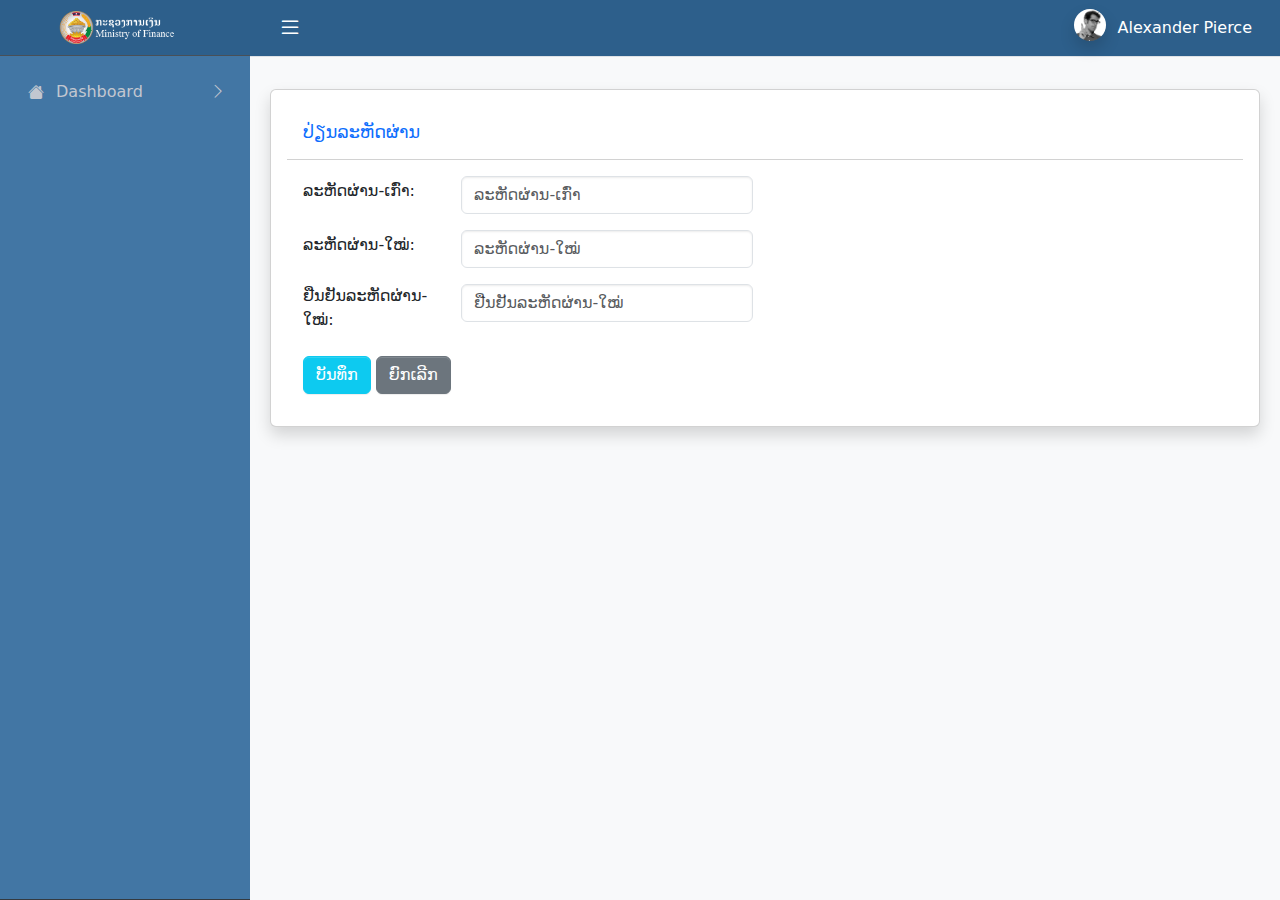
<file: change-password.html>
<!doctype html>
<html lang="en">
  <!--begin::Head-->
  <head>
    <meta http-equiv="Content-Type" content="text/html; charset=utf-8" />
    <title>MOF iReport</title>
    <!--begin::Accessibility Meta Tags-->
    <meta name="viewport" content="width=device-width, initial-scale=1.0, user-scalable=yes" />
    <meta name="color-scheme" content="light dark" />
    <meta name="theme-color" content="#007bff" media="(prefers-color-scheme: light)" />
    <meta name="theme-color" content="#1a1a1a" media="(prefers-color-scheme: dark)" />
    <meta name="supported-color-schemes" content="light dark" />
    <link rel="preload" href="./css/adminlte.css" as="style" />
    <link rel="stylesheet" href="./css/adminlte.css" />
    <link href="./css/select2.css" rel="stylesheet" />
    <link href="./css/datepicker.css" rel="stylesheet"/>
    <link rel="stylesheet" href="./css/bootstrap-icons/font/bootstrap-icons.css">
  </head>

  <!--end::Head-->
  <!--begin::Body-->
  <body class="layout-fixed sidebar-expand-lg sidebar-open bg-body-tertiary">
    <!--begin::App Wrapper-->
    <div class="app-wrapper">
      <!--begin::Header-->
      <nav class="app-header navbar navbar-expand bg-body">
        <!--begin::Container-->
        <div class="container-fluid">
          <!--begin::Start Navbar Links-->
          <ul class="navbar-nav" style="width:100%">
            <li class="nav-item">
              <a class="nav-link d-flex justify-content-center align-items-center text-white" data-lte-toggle="sidebar" href="#" role="button">
                <i class="bi bi-list fs-4"></i>
              </a>
            </li>
            <li class="d-none d-md-block" style="width:85%; display:flex; align-items:center; justify-content:center;">
              <p class="marquee mb-0">
                <span>ລະບົບສະຫຼຸບການຈັດຕັ້ງປະຕິບັດແຜນງົບປະມານແຫ່ງລັດ</span>
              </p>
            </li>

          <!--end::Start Navbar Links-->
          <!--begin::End Navbar Links-->
          <ul class="navbar-nav ms-auto" >
            <!--begin::User Menu Dropdown-->
            <li class="nav-item dropdown user-menu">
              <a href="#" class="nav-link dropdown-toggle" data-bs-toggle="dropdown">
                <img
                  src="./assets/img/user2-160x160.jpg"
                  class="user-image rounded-circle shadow"
                  alt="User Image"
                />
                <span class="d-none d-md-inline text-white">Alexander Pierce</span>
              </a>
              <ul class="dropdown-menu dropdown-menu-lg dropdown-menu-end float-end">
                <!--begin::User Image-->
                <li class="user-header text-bg-primary">
                  <img
                    src="./assets/img/user2-160x160.jpg"
                    class="rounded-circle shadow"
                    alt="User Image"
                  />
                  <p>
                    Alexander Pierce - Web Developer
                    <small>Member since Nov. 2023</small>
                  </p>
                </li>
                <!--end::User Image-->
                
                <!--begin::Menu Footer-->
                <li class="user-footer">
                  <a href="change-password.html" class="btn btn-default btn-flat">Change Password</a>
                  <a href="#" class="btn btn-danger btn-flat float-end">Sign out</a>
                </li>
                <!--end::Menu Footer-->
              </ul>
            </li>
            <!--end::User Menu Dropdown-->
          </ul>
          <!--end::End Navbar Links-->
        </div>
        <!--end::Container-->
      </nav>
      <!--end::Header-->
      <!--begin::Sidebar-->
      <aside class="app-sidebar bg-body-secondary " data-bs-theme="dark">
        <!--begin::Sidebar Brand-->
        <div class="sidebar-brand">
          <!--begin::Brand Link-->
          <a href="./index.html" class="brand-link">
            <!--begin::Brand Image-->
            <img
              src="./assets/img/lao_logo.png"
              alt="loa logo"
              class="brand-image"
            />
            <!--end::Brand Image-->
          </a>
          <!--end::Brand Link-->
        </div>
        <!--end::Sidebar Brand-->
        <!--begin::Sidebar Wrapper-->
        <div class="sidebar-wrapper">
          <nav class="mt-2">
            <!--begin::Sidebar Menu-->
            <ul
              class="nav sidebar-menu flex-column"
              data-lte-toggle="treeview"
              role="navigation"
              aria-label="Main navigation"
              data-accordion="false"
              id="navigation"
            >
              <li class="nav-item ">
                <a href="#" class="nav-link ">
                 <i class="nav-icon bi bi-house-fill"></i>
                  <p>
                    Dashboard
                    <i class="nav-arrow gy-4 bi bi-chevron-right"></i>
                  </p>
                </a>
                <ul class="nav nav-treeview">
                  <li class="nav-item">
                    <a href="./index.html" class="nav-link ">
                      <i class="nav-icon bi bi-bullseye"></i>
                      <p>ສະພາບການເກັບລາຍຮັບ</p>
                    </a>
                  </li>
                  <li class="nav-item">
                    <a href="./index2.html" class="nav-link">
                      <i class="nav-icon bi bi-file-earmark-fill"></i>
                      <p>ສະຫຼຸບການຈັດຕັ້ງປະຕິບັດ</p>
                    </a>
                  </li>
                  <li class="nav-item">
                    <a href="./index3.html" class="nav-link">
                      <i class=" nav-icon bi bi-send-fill"></i>
                      <p>ຄ່າທໍານຽມທາງ</p>
                    </a>
                  </li>
                </ul>
              </li>
              
            </ul>
            <!--end::Sidebar Menu-->
          </nav>
        </div>
        <!--end::Sidebar Wrapper-->
      </aside>
      <!--end::Sidebar-->
      <!--begin::App Main-->
      <main class="app-main">
        <!--begin::App Content Header-->
        <div class="app-content-header">
          <!--begin::Container-->
          <div class="container-fluid">
            
          </div>
          <!--end::Container-->
        </div>
        <!--end::App Content Header-->
        <!--begin::App Content-->
        <div class="app-content">
          <div class="container-fluid">
            <div class="card  shadow p-3">
                <div class="card-header ">
                    <h3 class="card-title text-primary">ປ່ຽນລະຫັດຜ່ານ</h3>
                </div>
                <div class="card-body">
                    <div class="row">
                        <div class="col-lg-6 col-12">
                            <form action="">
                                <div class="mb-3">
                                    <div class="row">
                                        <div class="col-lg-4 col-12 d-flex align-items-center ">
                                            <label for="current-password" class="form-label">ລະຫັດຜ່ານ-ເກົ່າ:</label>
                                        </div>
                                        <div class="col-lg-8 col-12">
                                            <input type="text" class="form-control"  placeholder="ລະຫັດຜ່ານ-ເກົ່າ">
                                             
                                        </div>
                                    </div>
                                </div>
                                <div class="mb-3">
                                    <div class="row">
                                        <div class="col-lg-4 col-12 d-flex align-items-center ">
                                            <label for="new-password" class="form-label">ລະຫັດຜ່ານ-ໃໝ່:</label>
                                        </div>
                                        <div class="col-lg-8 col-12">
                                            <input type="text" class="form-control" id="new-password" placeholder="ລະຫັດຜ່ານ-ໃໝ່">
                                        </div>
                                    </div>
                                </div>
                                <div class="mb-3">
                                    <div class="row">
                                        <div class="col-lg-4 col-12 d-flex align-items-center ">
                                            <label for="confirm-password" class="form-label">ຢືນຢັນລະຫັດຜ່ານ-ໃໝ່:</label>
                                        </div>
                                        <div class="col-lg-8 col-12">
                                            <input type="text" class="form-control" id="confirm-password" placeholder="ຢືນຢັນລະຫັດຜ່ານ-ໃໝ່">
                                        </div>
                                    </div>
                                </div>
                                <button type="submit" class="btn btn-info text-white">ບັນທຶກ</button>
                                <button type="reset" class="btn btn-secondary"> ຍົກເລີກ </button>
                            </form>
                        </div>
                    </div>
                </div>

            </div>
          </div>
        </div>
        <!--end::App Content-->
      </main>
      <!--end::App Main-->
      
    </div>
    <script src="./highchart/highmaps.js"></script>
    <script src="./highchart/la-all.js"></script>
    <script src="./highchart/exporting.js"></script>
    <script src="./highchart/highcharts.js"></script>
    <script src="./highchart/treemap.js"></script>
    <script src="./js/jquery-3.6.0.min.js"></script>
    <script src="./js/select2.min.js"></script>
    <script src="./js/bootstrap-datepicker.min.js"></script>
    <script src="./js/popper.min.js" crossorigin="anonymous"></script>
    <script src="./js/bootstrap.min.js" crossorigin="anonymous"></script>
    <script src="./js/adminlte.js"></script>
    
<script>
  $(document).ready(function () {
    $('.mySelect').select2({
      allowclear: true,
      width: '100%',
    });

    $('.summary-block').each(function () {
      const $block = $(this);
      const $summary = $block.find('.summary');
      if ($block.find('.toggle-summary').is(':checked')) {
        $summary.hide();
      }
      $block.find('.toggle-detail').on('change', function () {
        if ($(this).is(':checked')) {
          $summary.show();
        }
      });
      $block.find('.toggle-summary').on('change', function () {
        if ($(this).is(':checked')) {
          $summary.hide();
        }
      });
    });

    $('.card-title').on('click', function () {
      if ($(this).attr('style')?.includes('cursor: pointer')) {
        $(this).closest('.card').find('.card-body .row').slideToggle(100);
      }
    });
  });
</script>
<script>
  $(function () {
    $('.datepicker').datepicker({
      format: 'dd/mm/yyyy',
      autoclose: true,     
      todayHighlight: true, 
      todayBtn: 'linked',    
      clearBtn: true,
    });
  });
</script>

  </body>
  <!--end::Body-->
</html>
</file>
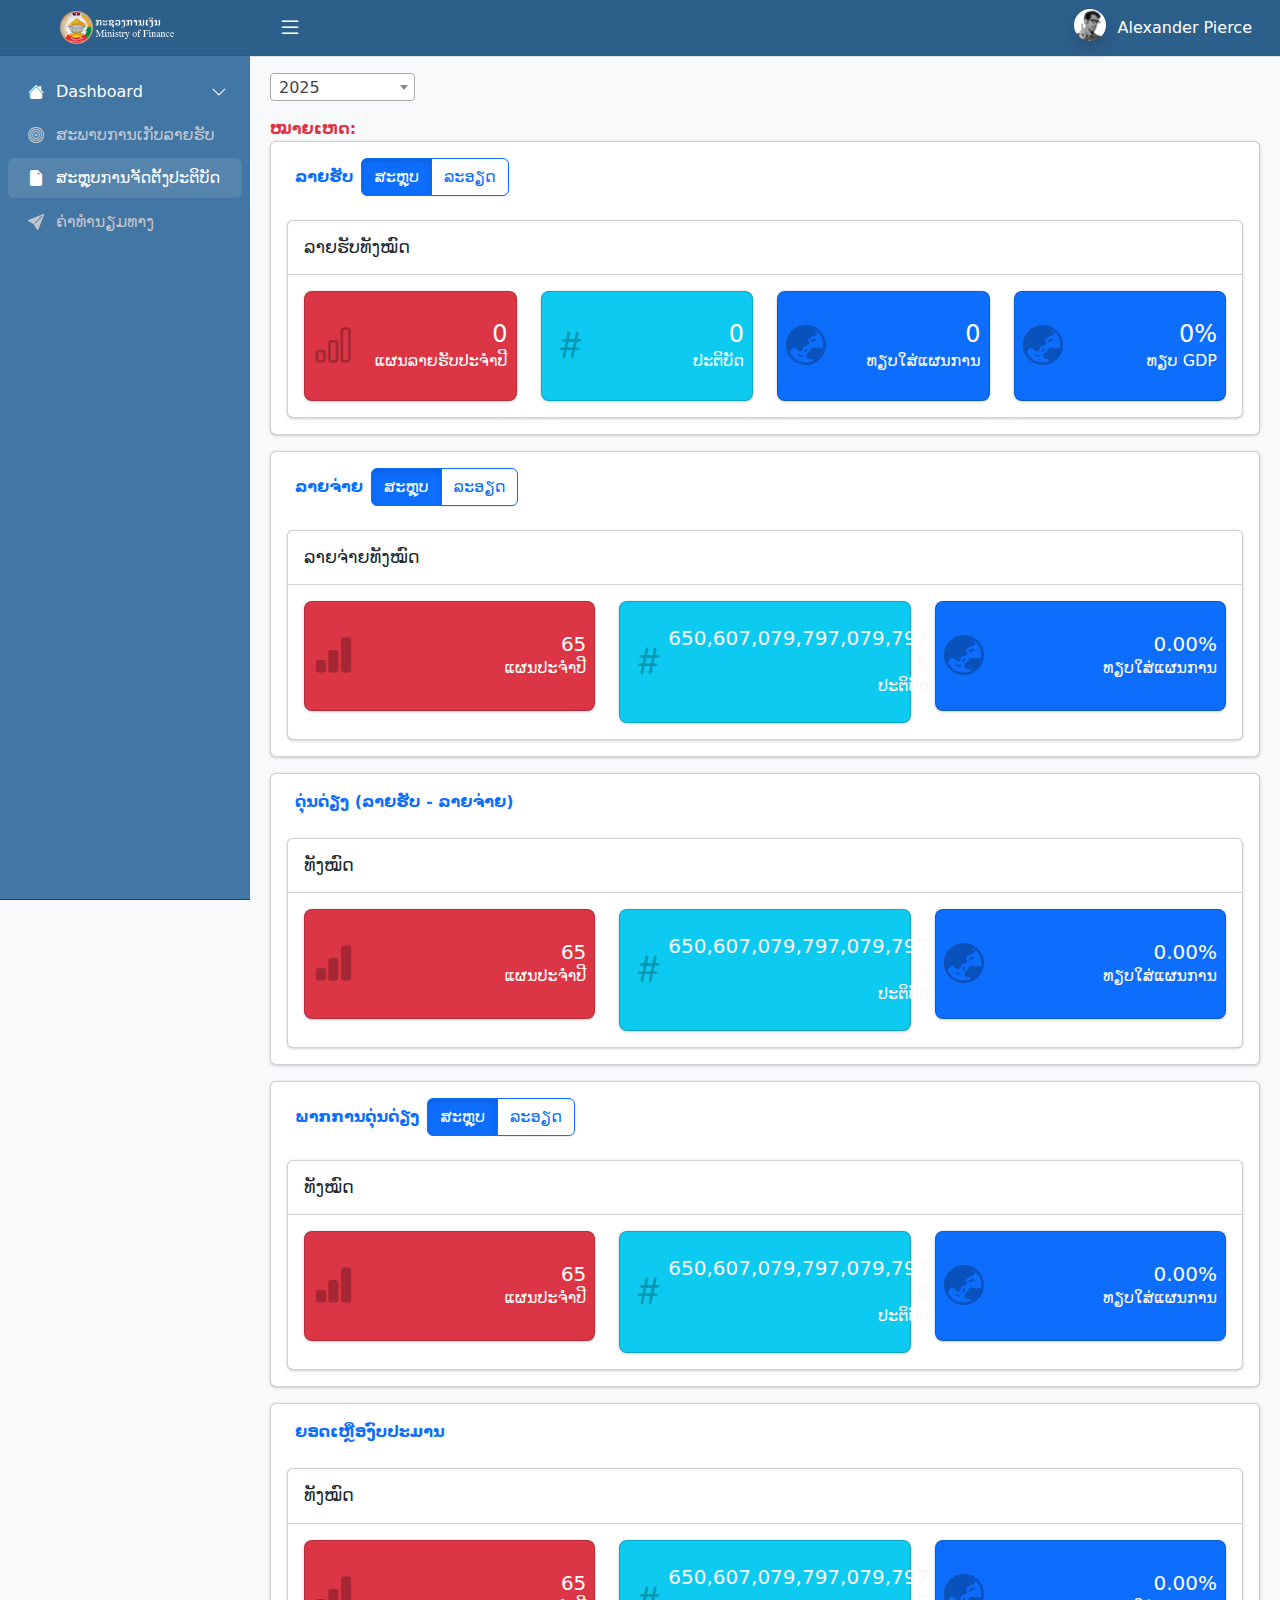
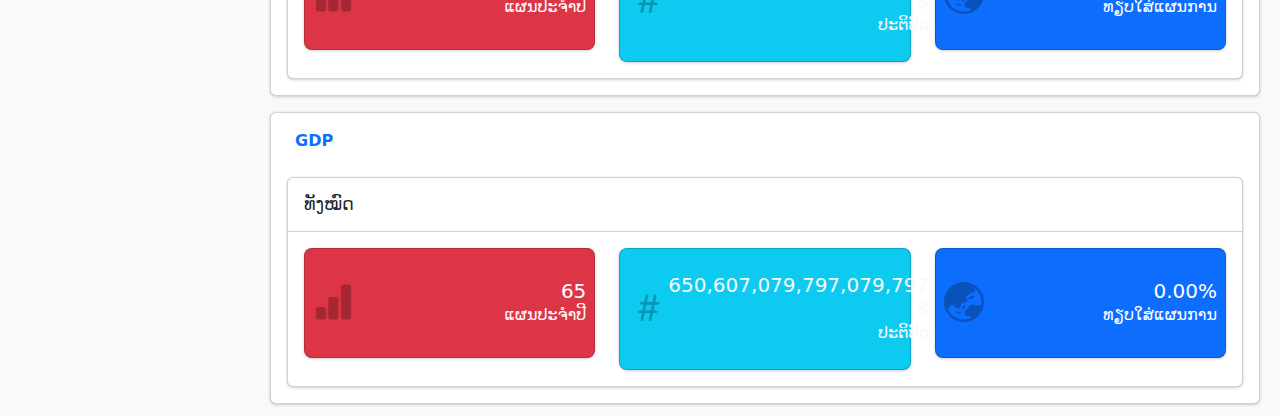
<file: index2.html>
<!doctype html>
<html lang="en">
  <!--begin::Head-->
  <head>
    <meta http-equiv="Content-Type" content="text/html; charset=utf-8" />
    <title>MOF iReport</title>
    <!--begin::Accessibility Meta Tags-->
    <meta name="viewport" content="width=device-width, initial-scale=1.0, user-scalable=yes" />
    <meta name="color-scheme" content="light dark" />
    <meta name="theme-color" content="#007bff" media="(prefers-color-scheme: light)" />
    <meta name="theme-color" content="#1a1a1a" media="(prefers-color-scheme: dark)" />
    <meta name="supported-color-schemes" content="light dark" />
    <link rel="preload" href="./css/adminlte.css" as="style" />
    <link rel="stylesheet" href="./css/adminlte.css" />
    <link href="./css/select2.css" rel="stylesheet" />
    <link href="./css/datepicker.css" rel="stylesheet"/>
    <link rel="stylesheet" href="./css/bootstrap-icons/font/bootstrap-icons.css">
  </head>

<body class="layout-fixed sidebar-expand-lg sidebar-open bg-body-tertiary">
    <div class="app-wrapper">
      <nav class="app-header navbar navbar-expand bg-body">
        <div class="container-fluid">
          <ul class="navbar-nav" style="width:100%">
            <li class="nav-item">
              <a class="nav-link d-flex justify-content-center align-items-center text-white" data-lte-toggle="sidebar" href="#" role="button">
                <i class="bi bi-list fs-4"></i>
              </a>
            </li>
            <li class="d-none d-md-block" style="width:85%; display:flex; align-items:center; justify-content:center;">
              <p class="marquee mb-0">
                <span>ລະບົບສະຫຼຸບການຈັດຕັ້ງປະຕິບັດແຜນງົບປະມານແຫ່ງລັດ</span>
              </p>
            </li>
          <ul class="navbar-nav ms-auto" >
            <!--begin::User Menu Dropdown-->
            <li class="nav-item dropdown user-menu">
              <a href="#" class="nav-link dropdown-toggle" data-bs-toggle="dropdown">
                <img src="./assets/img/user2-160x160.jpg" class="user-image rounded-circle shadow" alt="User Image"/>
                <span class="d-none d-md-inline text-white">Alexander Pierce</span>
              </a>
              <ul class="dropdown-menu dropdown-menu-lg dropdown-menu-end float-end">
                <!--begin::User Image-->
                <li class="user-header text-bg-primary">
                  <img src="./assets/img/user2-160x160.jpg" class="rounded-circle shadow" alt="User Image"/>
                  <p> Alexander Pierce - Web Developer<small>Member since Nov. 2023</small></p>
                </li>
                <!--end::User Image-->
                
                <!--begin::Menu Footer-->
                <li class="user-footer">
                  <a href="change-password.html" class="btn btn-default btn-flat">ປ່ຽນລະຫັດຜ່ານ</a>
                  <a href="#" class="btn btn-danger btn-flat float-end"> ອອກຈາກລະບົບ </a>
                </li>
                <!--end::Menu Footer-->
              </ul>
            </li>
            <!--end::User Menu Dropdown-->
          </ul>
          <!--end::End Navbar Links-->
        </div>
        <!--end::Container-->
      </nav>
      <!--end::Header-->
      <!--begin::Sidebar-->
      <aside class="app-sidebar bg-body-secondary " data-bs-theme="dark">
        <!--begin::Sidebar Brand-->
        <div class="sidebar-brand">
          <!--begin::Brand Link-->
          <a href="./index.html" class="brand-link">
            <!--begin::Brand Image-->
            <img src="./assets/img/lao_logo.png" alt="loa logo" class="brand-image"/>
            <!--end::Brand Image-->
          </a>
          <!--end::Brand Link-->
        </div>
        <!--end::Sidebar Brand-->
        <!--begin::Sidebar Wrapper-->
        <div class="sidebar-wrapper">
          <nav class="mt-2">
            <!--begin::Sidebar Menu-->
            <ul
              class="nav sidebar-menu flex-column"
              data-lte-toggle="treeview"
              role="navigation"
              aria-label="Main navigation"
              data-accordion="false"
              id="navigation"
            >
              <li class="nav-item menu-open">
                <a href="#" class="nav-link active">
                 <i class="nav-icon bi bi-house-fill"></i>
                  <p>
                    Dashboard
                    <i class="nav-arrow gy-4 bi bi-chevron-right"></i>
                  </p>
                </a>
                <ul class="nav nav-treeview">
                  <li class="nav-item">
                    <a href="./index.html" class="nav-link ">
                      <i class="nav-icon bi bi-bullseye"></i>
                      <p>ສະພາບການເກັບລາຍຮັບ</p>
                    </a>
                  </li>
                  <li class="nav-item">
                    <a href="./index2.html" class="nav-link active">
                      <i class="nav-icon bi bi-file-earmark-fill"></i>
                      <p>ສະຫຼຸບການຈັດຕັ້ງປະຕິບັດ</p>
                    </a>
                  </li>
                  <li class="nav-item">
                    <a href="./index3.html" class="nav-link">
                      <i class=" nav-icon bi bi-send-fill"></i>
                      <p>ຄ່າທໍານຽມທາງ</p>
                    </a>
                  </li>
                </ul>
              </li>
              
            </ul>
            <!--end::Sidebar Menu-->
          </nav>
        </div>
        <!--end::Sidebar Wrapper-->
      </aside>
      <!--end::Sidebar-->
      <!--begin::App Main-->
      <main class="app-main">
        <!--begin::App Content Header-->
        <div class="app-content-header">
          <!--begin::Container-->
          <div class="container-fluid">
            <div class="row">
              <div class="col-12 col-lg-2">
                <select class="form-select select2 mySelect last-selected" >
                  <option value="1">2021</option>
                  <option value="2">2022</option>
                  <option value="3">2023</option>
                  <option value="4">2024</option>
                  <option value="5" selected>2025</option>
                </select>
              </div>
            </div>
          </div>
          <!--end::Container-->
        </div>

        <div class="app-content">
          <div class="container-fluid">
            <span class="text-danger fw-bold">ໝາຍເຫດ:</span>
            <div class="card summary-block p-3">
              <div class="d-flex justify-content-start align-items-center">
                <div class="ps-2 pb-2 text-primary fw-bold">ລາຍຮັບ</div>
                <div class="btn-group ps-2 pb-2 text-primary fw-bold" role="group">
                  <input type="radio" class="btn-check toggle-summary" name="toggle-2" id="summary-2" checked>
                  <label class="btn btn-outline-primary" for="summary-2">ສະຫຼຸບ</label>

                  <input type="radio" class="btn-check toggle-detail" name="toggle-2" id="detail-2">
                  <label class="btn btn-outline-primary" for="detail-2">ລະອຽດ</label>
                </div>
              </div>
              <div class="card  mt-3" >
                <div class="card-header">
                  <h3 class="card-title " >ລາຍຮັບທັງໝົດ</h3>
                </div>
                <div class="card-body">
                  <div class="row g-4">
                    <div class="col-lg-3 col-md-6 col-sm-12">
                      <div class="card p-2 rounded-3 text-bg-danger">
                        <div class="inner d-flex justify-content-between align-items-center py-3">
                          <div><i class="bi bi-bar-chart fs-1 opacity-25 text-black"></i></div>
                          <div class="text-white">
                            <h4 class="p-0 m-0 text-end">0</h4>
                            <p class="p-0 m-0 text-end fs-6"> ແຜນລາຍຮັບປະຈໍາປີ </p>
                          </div>
                        </div>
                      </div>
                    </div>
                    <div class="col-lg-3 col-md-6 col-sm-12">
                      <div class="card p-2 rounded-3 bg-info">
                        <div class="inner d-flex justify-content-between align-items-center py-3">
                          <div><i class="bi bi-hash fs-1 opacity-25 text-black"></i></div>
                          <div class="text-white">
                            <h4 class="p-0 m-0 text-end">0</h4>
                            <p class="p-0 m-0 text-end fs-6"> ປະຕິບັດ </p>
                          </div>
                        </div>
                      </div>
                    </div>

                    <div class="col-lg-3 col-md-6 col-sm-12">
                      <div class="card p-2 rounded-3 bg-primary">
                        <div class="inner d-flex justify-content-between align-items-center py-3">
                          <div><i class="bi bi-globe-asia-australia fs-1 opacity-25 text-black"></i></div>
                          <div class="text-white">
                            <h4 class="p-0 m-0 text-end">0</h4>
                            <p class="p-0 m-0 text-end fs-6"> ທຽບໃສ່ແຜນການ </p>
                          </div>
                        </div>
                      </div>
                    </div>
                    
                    <div class="col-lg-3 col-md-6 col-sm-12">
                      <div class="card p-2 rounded-3 bg-primary">
                        <div class="inner d-flex justify-content-between align-items-center py-3">
                          <div><i class="bi bi-globe-asia-australia fs-1 opacity-25 text-black"></i></div>
                          <div class="text-white">
                            <h4 class="p-0 m-0 text-end">0%</h4>
                            <p class="p-0 m-0 text-end fs-6"> ທຽບ GDP </p>
                          </div>
                        </div>
                      </div>
                    </div>
                  </div>
                </div>
              </div>
              <div class="summary">
                <div class="card  mt-3">
                  <div class="card-header bg-body-secondary p-2">
                    <h3 class="card-title " style="cursor: pointer;">ລາຍຮັບພາຍໃນ</h3>
                  </div>
                  <div class="card-body">
                    <div class="row g-4" style="display: none;">
                      <div class="col-lg-4 col-12">
                        <div class="card p-2 rounded-3 text-bg-danger">
                          <div class="inner d-flex justify-content-between align-items-center py-3">
                            <div><i class="bi bi-bar-chart-fill fs-1 opacity-25 text-black"></i></div>
                            <div>
                              <h5 class="p-0 m-0 text-end">65</h5>
                              <p class="p-0 m-0 text-end fs-6"> ແຜນປະຈໍາປີ </p>
                            </div>
                          </div>
                        </div>
                      </div>
                      <div class="col-lg-4 col-12">
                        <div class="card p-2 rounded-3 text-bg-info">
                          <div class="inner d-flex justify-content-between align-items-center py-3">
                            <div><i class="bi bi-hash fs-1 opacity-25 text-black"></i></div>
                            <div class="text-light">
                              <h5 class="p-0 m-0 text-end">650,607,079,797,079,797 $</h5>
                              <p class="p-0 m-0 text-end fs-6"> ປະຕິບັດ </p>
                            </div>
                          </div>
                        </div>
                      </div>

                      <div class="col-lg-4 col-12">
                        <div class="card p-2 rounded-3 text-bg-primary">
                          <div class="inner d-flex justify-content-between align-items-center py-3">
                            <div><i class="bi bi-globe-asia-australia fs-1 opacity-25 text-black"></i></div>
                            <div>
                              <h5 class="p-0 m-0 text-end">0.00%</h5>
                              <p class="p-0 m-0 text-end fs-6"> ທຽບໃສ່ແຜນການ </p>
                            </div>
                          </div>
                        </div>
                      </div>

                    </div>
                  </div>
                </div>
                <div class="card mt-3" >
                  <div class="card-header bg-body-secondary p-2">
                    <h3 class="card-title " style="cursor: pointer;">ລາຍຮັບຈາກການຊ່ວຍເຫຼືອລ້າ</h3>
                  </div>
                  <div class="card-body">
                    <div class="row g-4" style="display: none;">
                      <div class="col-lg-4 col-12">
                        <div class="card p-2 rounded-3 text-bg-danger">
                          <div class="inner d-flex justify-content-between align-items-center py-3">
                            <div><i class="bi bi-bar-chart-fill fs-1 opacity-25 text-black"></i></div>
                            <div>
                              <h5 class="p-0 m-0 text-end">65</h5>
                              <p class="p-0 m-0 text-end fs-6"> ແຜນປະຈໍາປີ </p>
                            </div>
                          </div>
                        </div>
                      </div>
                      <div class="col-lg-4 col-12">
                        <div class="card p-2 rounded-3 text-bg-info">
                          <div class="inner d-flex justify-content-between align-items-center py-3">
                            <div><i class="bi bi-hash fs-1 opacity-25 text-black"></i></div>
                            <div class="text-light">
                              <h5 class="p-0 m-0 text-end">650,607,079,797,079,797 $</h5>
                              <p class="p-0 m-0 text-end fs-6"> ປະຕິບັດ </p>
                            </div>
                          </div>
                        </div>
                      </div>

                      <div class="col-lg-4 col-12">
                        <div class="card p-2 rounded-3 text-bg-primary">
                          <div class="inner d-flex justify-content-between align-items-center py-3">
                            <div><i class="bi bi-globe-asia-australia fs-1 opacity-25 text-black"></i></div>
                            <div>
                              <h5 class="p-0 m-0 text-end">0.00%</h5>
                              <p class="p-0 m-0 text-end fs-6"> ທຽບໃສ່ແຜນການ </p>
                            </div>
                          </div>
                        </div>
                      </div>

                    </div>
                  </div>
                </div>  
                <div class="card  mt-3" >
                  <div class="card-header bg-body-secondary p-2">
                    <h3 class="card-title " style="cursor: pointer;">ລາຍຮັບປະກອບສ່ວນຈາກສັງຄົມ</h3>
                  </div>
                  <div class="card-body">
                    <div class="row g-4" style="display: none;">
                      <div class="col-lg-4 col-12">
                        <div class="card p-2 rounded-3 text-bg-danger">
                          <div class="inner d-flex justify-content-between align-items-center py-3">
                            <div><i class="bi bi-bar-chart-fill fs-1 opacity-25 text-black"></i></div>
                            <div>
                              <h5 class="p-0 m-0 text-end">65</h5>
                              <p class="p-0 m-0 text-end fs-6"> ແຜນປະຈໍາປີ </p>
                            </div>
                          </div>
                        </div>
                      </div>
                      <div class="col-lg-4 col-12">
                        <div class="card p-2 rounded-3 text-bg-info">
                          <div class="inner d-flex justify-content-between align-items-center py-3">
                            <div><i class="bi bi-hash fs-1 opacity-25 text-black"></i></div>
                            <div class="text-light">
                              <h5 class="p-0 m-0 text-end">650,607,079,797,079,797 $</h5>
                              <p class="p-0 m-0 text-end fs-6"> ປະຕິບັດ </p>
                            </div>
                          </div>
                        </div>
                      </div>

                      <div class="col-lg-4 col-12">
                        <div class="card p-2 rounded-3 text-bg-primary">
                          <div class="inner d-flex justify-content-between align-items-center py-3">
                            <div><i class="bi bi-globe-asia-australia fs-1 opacity-25 text-black"></i></div>
                            <div>
                              <h5 class="p-0 m-0 text-end">0.00%</h5>
                              <p class="p-0 m-0 text-end fs-6"> ທຽບໃສ່ແຜນການ </p>
                            </div>
                          </div>
                        </div>
                      </div>

                    </div>
                  </div>
                </div>
              </div>
            </div>
            <div class="card summary-block p-3 mt-3">
              <div class="d-flex justify-content-start align-items-center">
                <div class="ps-2 pb-2 text-primary fw-bold">ລາຍຈ່າຍ</div>
                <div class="btn-group ps-2 pb-2 text-primary fw-bold" role="group">
                  <input type="radio" class="btn-check toggle-summary" name="toggle-1" id="summary-1" checked>
                  <label class="btn btn-outline-primary" for="summary-1">ສະຫຼຸບ</label>

                  <input type="radio" class="btn-check toggle-detail" name="toggle-1" id="detail-1">
                  <label class="btn btn-outline-primary" for="detail-1">ລະອຽດ</label>
                </div>
              </div>
              <div class="card  mt-3" >
                <div class="card-header">
                  <h3 class="card-title " >ລາຍຈ່າຍທັງໝົດ</h3>
                </div>
                <div class="card-body">
                    <div class="row g-4">
                      <div class="col-lg-4 col-12">
                        <div class="card p-2 rounded-3 text-bg-danger">
                          <div class="inner d-flex justify-content-between align-items-center py-3">
                            <div><i class="bi bi-bar-chart-fill fs-1 opacity-25 text-black"></i></div>
                            <div>
                              <h5 class="p-0 m-0 text-end">65</h5>
                              <p class="p-0 m-0 text-end fs-6"> ແຜນປະຈໍາປີ </p>
                            </div>
                          </div>
                        </div>
                      </div>
                      <div class="col-lg-4 col-12">
                        <div class="card p-2 rounded-3 text-bg-info">
                          <div class="inner d-flex justify-content-between align-items-center py-3">
                            <div><i class="bi bi-hash fs-1 opacity-25 text-black"></i></div>
                            <div class="text-light">
                              <h5 class="p-0 m-0 text-end">650,607,079,797,079,797 $</h5>
                              <p class="p-0 m-0 text-end fs-6"> ປະຕິບັດ </p>
                            </div>
                          </div>
                        </div>
                      </div>

                      <div class="col-lg-4 col-12">
                        <div class="card p-2 rounded-3 text-bg-primary">
                          <div class="inner d-flex justify-content-between align-items-center py-3">
                            <div><i class="bi bi-globe-asia-australia fs-1 opacity-25 text-black"></i></div>
                            <div>
                              <h5 class="p-0 m-0 text-end">0.00%</h5>
                              <p class="p-0 m-0 text-end fs-6"> ທຽບໃສ່ແຜນການ </p>
                            </div>
                          </div>
                        </div>
                      </div>

                    </div>
                </div>
              </div>
              <div class="summary">
                <div class="card  mt-3">
                  <div class="card-header bg-body-secondary p-2">
                    <h3 class="card-title " style="cursor: pointer;">ລາຍຈ່າຍບໍລິຫານປົກກະຕິ</h3>
                  </div>
                  <div class="card-body">
                    <div class="row g-4" style="display: none;">
                      <div class="col-lg-4 col-12">
                        <div class="card p-2 rounded-3 text-bg-danger">
                          <div class="inner d-flex justify-content-between align-items-center py-3">
                            <div><i class="bi bi-bar-chart-fill fs-1 opacity-25 text-black"></i></div>
                            <div>
                              <h5 class="p-0 m-0 text-end">65</h5>
                              <p class="p-0 m-0 text-end fs-6"> ແຜນປະຈໍາປີ </p>
                            </div>
                          </div>
                        </div>
                      </div>
                      <div class="col-lg-4 col-12">
                        <div class="card p-2 rounded-3 text-bg-info">
                          <div class="inner d-flex justify-content-between align-items-center py-3">
                            <div><i class="bi bi-hash fs-1 opacity-25 text-black"></i></div>
                            <div class="text-light">
                              <h5 class="p-0 m-0 text-end">650,607,079,797,079,797 $</h5>
                              <p class="p-0 m-0 text-end fs-6"> ປະຕິບັດ </p>
                            </div>
                          </div>
                        </div>
                      </div>

                      <div class="col-lg-4 col-12">
                        <div class="card p-2 rounded-3 text-bg-primary">
                          <div class="inner d-flex justify-content-between align-items-center py-3">
                            <div><i class="bi bi-globe-asia-australia fs-1 opacity-25 text-black"></i></div>
                            <div>
                              <h5 class="p-0 m-0 text-end">0.00%</h5>
                              <p class="p-0 m-0 text-end fs-6"> ທຽບໃສ່ແຜນການ </p>
                            </div>
                          </div>
                        </div>
                      </div>

                    </div>
                  </div>
                </div>
                <div class="card mt-3" >
                  <div class="card-header bg-body-secondary p-2">
                    <h3 class="card-title " style="cursor: pointer;">ລົງທຶນພາຍໃນ ແລະ ຕ່າງປະເທດ</h3>
                  </div>
                  <div class="card-body">
                    <div class="row g-4" style="display: none;">
                      <div class="col-lg-4 col-12">
                        <div class="card p-2 rounded-3 text-bg-danger">
                          <div class="inner d-flex justify-content-between align-items-center py-3">
                            <div><i class="bi bi-bar-chart-fill fs-1 opacity-25 text-black"></i></div>
                            <div>
                              <h5 class="p-0 m-0 text-end">65</h5>
                              <p class="p-0 m-0 text-end fs-6"> ແຜນປະຈໍາປີ </p>
                            </div>
                          </div>
                        </div>
                      </div>
                      <div class="col-lg-4 col-12">
                        <div class="card p-2 rounded-3 text-bg-info">
                          <div class="inner d-flex justify-content-between align-items-center py-3">
                            <div><i class="bi bi-hash fs-1 opacity-25 text-black"></i></div>
                            <div class="text-light">
                              <h5 class="p-0 m-0 text-end">650,607,079,797,079,797 $</h5>
                              <p class="p-0 m-0 text-end fs-6"> ປະຕິບັດ </p>
                            </div>
                          </div>
                        </div>
                      </div>

                      <div class="col-lg-4 col-12">
                        <div class="card p-2 rounded-3 text-bg-primary">
                          <div class="inner d-flex justify-content-between align-items-center py-3">
                            <div><i class="bi bi-globe-asia-australia fs-1 opacity-25 text-black"></i></div>
                            <div>
                              <h5 class="p-0 m-0 text-end">0.00%</h5>
                              <p class="p-0 m-0 text-end fs-6"> ທຽບໃສ່ແຜນການ </p>
                            </div>
                          </div>
                        </div>
                      </div>

                    </div>
                  </div>
                </div>  
              </div>
            </div>
            <div class="card  p-3 mt-3">
              <div class="d-flex justify-content-start align-items-center">
                <div class="ps-2 pb-2 text-primary fw-bold"> ດຸ່ນດ່ຽງ (ລາຍຮັບ - ລາຍຈ່າຍ)</div>
              </div>
              <div class="card  mt-3" >
                <div class="card-header">
                  <h3 class="card-title " >ທັງໝົດ</h3>
                </div>
                <div class="card-body">
                    <div class="row g-4">
                      <div class="col-lg-4 col-12">
                        <div class="card p-2 rounded-3 text-bg-danger">
                          <div class="inner d-flex justify-content-between align-items-center py-3">
                            <div><i class="bi bi-bar-chart-fill fs-1 opacity-25 text-black"></i></div>
                            <div>
                              <h5 class="p-0 m-0 text-end">65</h5>
                              <p class="p-0 m-0 text-end fs-6"> ແຜນປະຈໍາປີ </p>
                            </div>
                          </div>
                        </div>
                      </div>
                      <div class="col-lg-4 col-12">
                        <div class="card p-2 rounded-3 text-bg-info">
                          <div class="inner d-flex justify-content-between align-items-center py-3">
                            <div><i class="bi bi-hash fs-1 opacity-25 text-black"></i></div>
                            <div class="text-light">
                              <h5 class="p-0 m-0 text-end">650,607,079,797,079,797 $</h5>
                              <p class="p-0 m-0 text-end fs-6"> ປະຕິບັດ </p>
                            </div>
                          </div>
                        </div>
                      </div>

                      <div class="col-lg-4 col-12">
                        <div class="card p-2 rounded-3 text-bg-primary">
                          <div class="inner d-flex justify-content-between align-items-center py-3">
                            <div><i class="bi bi-globe-asia-australia fs-1 opacity-25 text-black"></i></div>
                            <div>
                              <h5 class="p-0 m-0 text-end">0.00%</h5>
                              <p class="p-0 m-0 text-end fs-6"> ທຽບໃສ່ແຜນການ </p>
                            </div>
                          </div>
                        </div>
                      </div>

                    </div>
                </div>
              </div>
            </div>
            <div class="card summary-block p-3 mt-3">
              <div class="d-flex justify-content-start align-items-center">
                <div class="ps-2 pb-2 text-primary fw-bold">ພາກການດຸ່ນດ່ຽງ</div>
                <div class="btn-group ps-2 pb-2 text-primary fw-bold" role="group">
                  <input type="radio" class="btn-check toggle-summary" name="toggle-3" id="summary-3" checked>
                  <label class="btn btn-outline-primary" for="summary-3">ສະຫຼຸບ</label>

                  <input type="radio" class="btn-check toggle-detail" name="toggle-3" id="detail-3">
                  <label class="btn btn-outline-primary" for="detail-3">ລະອຽດ</label>
                </div>
              </div>
              <div class="card  mt-3" >
                <div class="card-header">
                  <h3 class="card-title " >ທັງໝົດ</h3>
                </div>
                <div class="card-body">
                    <div class="row g-4">
                      <div class="col-lg-4 col-12">
                        <div class="card p-2 rounded-3 text-bg-danger">
                          <div class="inner d-flex justify-content-between align-items-center py-3">
                            <div><i class="bi bi-bar-chart-fill fs-1 opacity-25 text-black"></i></div>
                            <div>
                              <h5 class="p-0 m-0 text-end">65</h5>
                              <p class="p-0 m-0 text-end fs-6"> ແຜນປະຈໍາປີ </p>
                            </div>
                          </div>
                        </div>
                      </div>
                      <div class="col-lg-4 col-12">
                        <div class="card p-2 rounded-3 text-bg-info">
                          <div class="inner d-flex justify-content-between align-items-center py-3">
                            <div><i class="bi bi-hash fs-1 opacity-25 text-black"></i></div>
                            <div class="text-light">
                              <h5 class="p-0 m-0 text-end">650,607,079,797,079,797 $</h5>
                              <p class="p-0 m-0 text-end fs-6"> ປະຕິບັດ </p>
                            </div>
                          </div>
                        </div>
                      </div>

                      <div class="col-lg-4 col-12">
                        <div class="card p-2 rounded-3 text-bg-primary">
                          <div class="inner d-flex justify-content-between align-items-center py-3">
                            <div><i class="bi bi-globe-asia-australia fs-1 opacity-25 text-black"></i></div>
                            <div>
                              <h5 class="p-0 m-0 text-end">0.00%</h5>
                              <p class="p-0 m-0 text-end fs-6"> ທຽບໃສ່ແຜນການ </p>
                            </div>
                          </div>
                        </div>
                      </div>

                    </div>
                </div>
              </div>
              <div class="summary">
                <div class="card  mt-3">
                  <div class="card-header bg-body-secondary p-2">
                    <h3 class="card-title " style="cursor: pointer;">ການທົດແທນຄືນຕົ້ນທຶນເງິນກູ້ຢືມ</h3>
                  </div>
                  <div class="card-body">
                    <div class="row g-4" style="display: none;">
                      <div class="col-lg-4 col-12">
                        <div class="card p-2 rounded-3 text-bg-danger">
                          <div class="inner d-flex justify-content-between align-items-center py-3">
                            <div><i class="bi bi-bar-chart-fill fs-1 opacity-25 text-black"></i></div>
                            <div>
                              <h5 class="p-0 m-0 text-end">65</h5>
                              <p class="p-0 m-0 text-end fs-6"> ແຜນປະຈໍາປີ </p>
                            </div>
                          </div>
                        </div>
                      </div>
                      <div class="col-lg-4 col-12">
                        <div class="card p-2 rounded-3 text-bg-info">
                          <div class="inner d-flex justify-content-between align-items-center py-3">
                            <div><i class="bi bi-hash fs-1 opacity-25 text-black"></i></div>
                            <div class="text-light">
                              <h5 class="p-0 m-0 text-end">650,607,079,797,079,797 $</h5>
                              <p class="p-0 m-0 text-end fs-6"> ປະຕິບັດ </p>
                            </div>
                          </div>
                        </div>
                      </div>

                      <div class="col-lg-4 col-12">
                        <div class="card p-2 rounded-3 text-bg-primary">
                          <div class="inner d-flex justify-content-between align-items-center py-3">
                            <div><i class="bi bi-globe-asia-australia fs-1 opacity-25 text-black"></i></div>
                            <div>
                              <h5 class="p-0 m-0 text-end">0.00%</h5>
                              <p class="p-0 m-0 text-end fs-6"> ທຽບໃສ່ແຜນການ </p>
                            </div>
                          </div>
                        </div>
                      </div>

                    </div>
                  </div>
                </div>
                <div class="card mt-3" >
                  <div class="card-header bg-body-secondary p-2">
                    <h3 class="card-title " style="cursor: pointer;">ແຫຼ່ງທຶນເພື່ອມາດຸ່ນດ່ຽງ</h3>
                  </div>
                  <div class="card-body">
                    <div class="row g-4" style="display: none;">
                      <div class="col-lg-4 col-12">
                        <div class="card p-2 rounded-3 text-bg-danger">
                          <div class="inner d-flex justify-content-between align-items-center py-3">
                            <div><i class="bi bi-bar-chart-fill fs-1 opacity-25 text-black"></i></div>
                            <div>
                              <h5 class="p-0 m-0 text-end">65</h5>
                              <p class="p-0 m-0 text-end fs-6"> ແຜນປະຈໍາປີ </p>
                            </div>
                          </div>
                        </div>
                      </div>
                      <div class="col-lg-4 col-12">
                        <div class="card p-2 rounded-3 text-bg-info">
                          <div class="inner d-flex justify-content-between align-items-center py-3">
                            <div><i class="bi bi-hash fs-1 opacity-25 text-black"></i></div>
                            <div class="text-light">
                              <h5 class="p-0 m-0 text-end">650,607,079,797,079,797 $</h5>
                              <p class="p-0 m-0 text-end fs-6"> ປະຕິບັດ </p>
                            </div>
                          </div>
                        </div>
                      </div>

                      <div class="col-lg-4 col-12">
                        <div class="card p-2 rounded-3 text-bg-primary">
                          <div class="inner d-flex justify-content-between align-items-center py-3">
                            <div><i class="bi bi-globe-asia-australia fs-1 opacity-25 text-black"></i></div>
                            <div>
                              <h5 class="p-0 m-0 text-end">0.00%</h5>
                              <p class="p-0 m-0 text-end fs-6"> ທຽບໃສ່ແຜນການ </p>
                            </div>
                          </div>
                        </div>
                      </div>

                    </div>
                  </div>
                </div>  
              </div>
            </div>
            <div class="card  p-3 mt-3">
              <div class="d-flex justify-content-start align-items-center">
                <div class="ps-2 pb-2 text-primary fw-bold"> ຍອດເຫຼືອງົບປະມານ </div>
              </div>
              <div class="card  mt-3" >
                <div class="card-header">
                  <h3 class="card-title " >ທັງໝົດ</h3>
                </div>
                <div class="card-body">
                    <div class="row g-4">
                      <div class="col-lg-4 col-12">
                        <div class="card p-2 rounded-3 text-bg-danger">
                          <div class="inner d-flex justify-content-between align-items-center py-3">
                            <div><i class="bi bi-bar-chart-fill fs-1 opacity-25 text-black"></i></div>
                            <div>
                              <h5 class="p-0 m-0 text-end">65</h5>
                              <p class="p-0 m-0 text-end fs-6"> ແຜນປະຈໍາປີ </p>
                            </div>
                          </div>
                        </div>
                      </div>
                      <div class="col-lg-4 col-12">
                        <div class="card p-2 rounded-3 text-bg-info">
                          <div class="inner d-flex justify-content-between align-items-center py-3">
                            <div><i class="bi bi-hash fs-1 opacity-25 text-black"></i></div>
                            <div class="text-light">
                              <h5 class="p-0 m-0 text-end">650,607,079,797,079,797 $</h5>
                              <p class="p-0 m-0 text-end fs-6"> ປະຕິບັດ </p>
                            </div>
                          </div>
                        </div>
                      </div>

                      <div class="col-lg-4 col-12">
                        <div class="card p-2 rounded-3 text-bg-primary">
                          <div class="inner d-flex justify-content-between align-items-center py-3">
                            <div><i class="bi bi-globe-asia-australia fs-1 opacity-25 text-black"></i></div>
                            <div>
                              <h5 class="p-0 m-0 text-end">0.00%</h5>
                              <p class="p-0 m-0 text-end fs-6"> ທຽບໃສ່ແຜນການ </p>
                            </div>
                          </div>
                        </div>
                      </div>

                    </div>
                </div>
              </div>
            </div>
            <div class="card  p-3 mt-3">
              <div class="d-flex justify-content-start align-items-center">
                <div class="ps-2 pb-2 text-primary fw-bold">GDP</div>
              </div>
              <div class="card  mt-3" >
                <div class="card-header">
                  <h3 class="card-title " >ທັງໝົດ</h3>
                </div>
                <div class="card-body">
                    <div class="row g-4">
                      <div class="col-lg-4 col-12">
                        <div class="card p-2 rounded-3 text-bg-danger">
                          <div class="inner d-flex justify-content-between align-items-center py-3">
                            <div><i class="bi bi-bar-chart-fill fs-1 opacity-25 text-black"></i></div>
                            <div>
                              <h5 class="p-0 m-0 text-end">65</h5>
                              <p class="p-0 m-0 text-end fs-6"> ແຜນປະຈໍາປີ </p>
                            </div>
                          </div>
                        </div>
                      </div>
                      <div class="col-lg-4 col-12">
                        <div class="card p-2 rounded-3 text-bg-info">
                          <div class="inner d-flex justify-content-between align-items-center py-3">
                            <div><i class="bi bi-hash fs-1 opacity-25 text-black"></i></div>
                            <div class="text-light">
                              <h5 class="p-0 m-0 text-end">650,607,079,797,079,797 $</h5>
                              <p class="p-0 m-0 text-end fs-6"> ປະຕິບັດ </p>
                            </div>
                          </div>
                        </div>
                      </div>

                      <div class="col-lg-4 col-12">
                        <div class="card p-2 rounded-3 text-bg-primary">
                          <div class="inner d-flex justify-content-between align-items-center py-3">
                            <div><i class="bi bi-globe-asia-australia fs-1 opacity-25 text-black"></i></div>
                            <div>
                              <h5 class="p-0 m-0 text-end">0.00%</h5>
                              <p class="p-0 m-0 text-end fs-6"> ທຽບໃສ່ແຜນການ </p>
                            </div>
                          </div>
                        </div>
                      </div>

                    </div>
                </div>
              </div>
            </div>

          </div>
        </div>
      </main>
    </div>
    <script src="./highchart/highmaps.js"></script>
    <script src="./highchart/la-all.js"></script>
    <script src="./highchart/exporting.js"></script>
    <script src="./highchart/highcharts.js"></script>
    <script src="./highchart/treemap.js"></script>
    <script src="./js/jquery-3.6.0.min.js"></script>
    <script src="./js/select2.min.js"></script>
    <script src="./js/bootstrap-datepicker.min.js"></script>
    <script src="./js/popper.min.js" crossorigin="anonymous"></script>
    <script src="./js/bootstrap.min.js" crossorigin="anonymous"></script>
    <script src="./js/adminlte.js"></script>
    
<script>
  $(document).ready(function () {
    $('.mySelect').select2({
      allowclear: true,
      width: '100%',
    });

    $('.summary-block').each(function () {
      const $block = $(this);
      const $summary = $block.find('.summary');
      if ($block.find('.toggle-summary').is(':checked')) {
        $summary.hide();
      }
      $block.find('.toggle-detail').on('change', function () {
        if ($(this).is(':checked')) {
          $summary.show();
        }
      });
      $block.find('.toggle-summary').on('change', function () {
        if ($(this).is(':checked')) {
          $summary.hide();
        }
      });
    });

    $('.card-title').on('click', function () {
      if ($(this).attr('style')?.includes('cursor: pointer')) {
        $(this).closest('.card').find('.card-body .row').slideToggle(100);
      }
    });
  });
</script>
<script>
  $(function () {
    $('.datepicker').datepicker({
      format: 'dd/mm/yyyy',
      autoclose: true,     
      todayHighlight: true, 
      todayBtn: 'linked',    
      clearBtn: true,
    });
  });
</script>

  </body>
  <!--end::Body-->
</html>
</file>
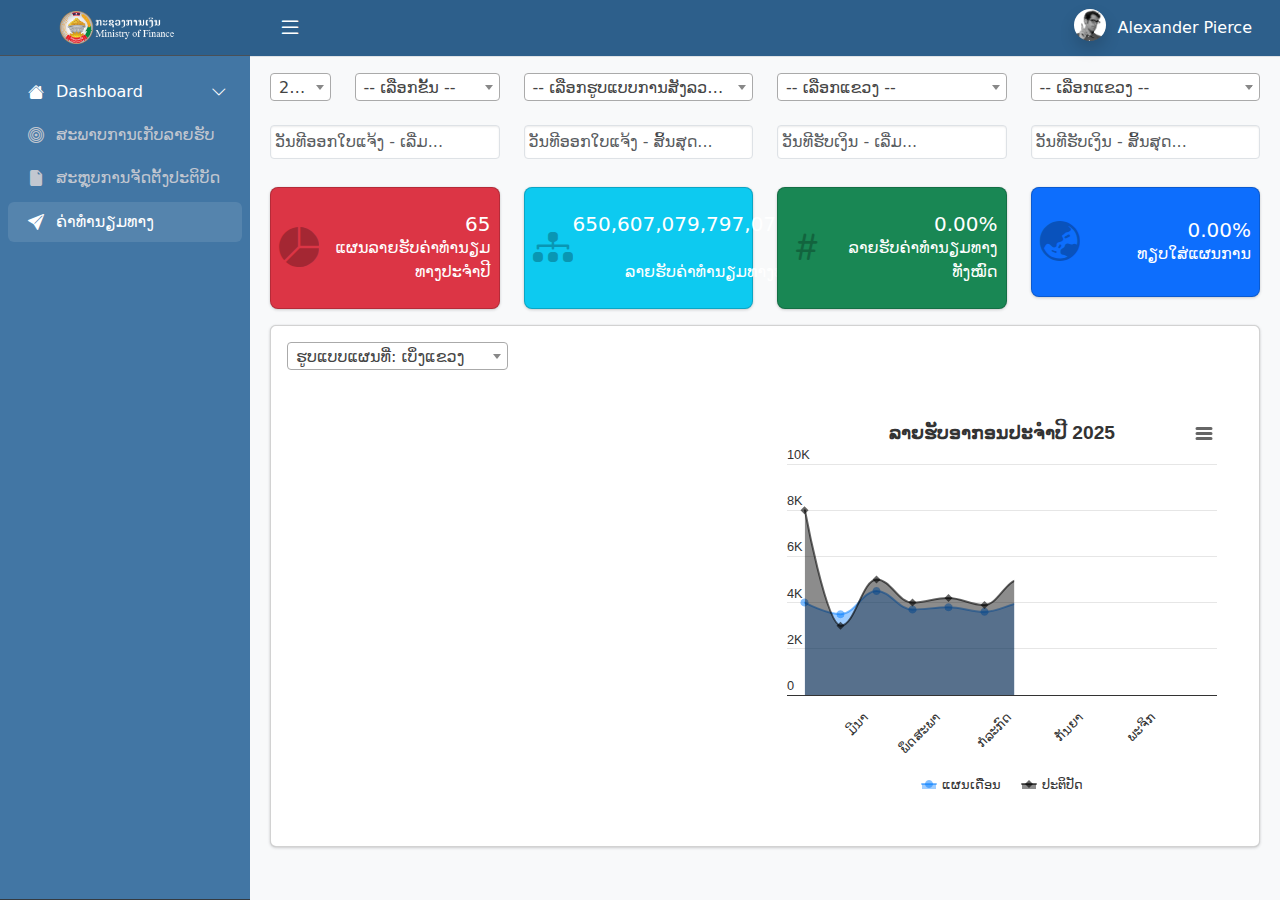
<file: index3.html>
<!doctype html>
<html lang="en">
  <!--begin::Head-->
  <head>
    <meta http-equiv="Content-Type" content="text/html; charset=utf-8" />
    <title>MOF iReport</title>
    <!--begin::Accessibility Meta Tags-->
    <meta name="viewport" content="width=device-width, initial-scale=1.0, user-scalable=yes" />
    <meta name="color-scheme" content="light dark" />
    <meta name="theme-color" content="#007bff" media="(prefers-color-scheme: light)" />
    <meta name="theme-color" content="#1a1a1a" media="(prefers-color-scheme: dark)" />
    <meta name="supported-color-schemes" content="light dark" />
    <link rel="preload" href="./css/adminlte.css" as="style" />
    <link rel="stylesheet" href="./css/adminlte.css" />
    <link href="./css/select2.css" rel="stylesheet" />
    <link href="./css/datepicker.css" rel="stylesheet"/>
    <link rel="stylesheet" href="./css/bootstrap-icons/font/bootstrap-icons.css">
  </head>
  

  <!--end::Head-->
  <!--begin::Body-->
  <body class="layout-fixed sidebar-expand-lg sidebar-open bg-body-tertiary">
    <!--begin::App Wrapper-->
    <div class="app-wrapper">
      <!--begin::Header-->
      <nav class="app-header navbar navbar-expand bg-body">
        <!--begin::Container-->
        <div class="container-fluid">
          <!--begin::Start Navbar Links-->
          <ul class="navbar-nav" style="width:100%">
            <li class="nav-item">
              <a class="nav-link d-flex justify-content-center align-items-center text-white" data-lte-toggle="sidebar" href="#" role="button">
                <i class="bi bi-list fs-4"></i>
              </a>
            </li>
            <li class="d-none d-md-block" style="width:85%; display:flex; align-items:center; justify-content:center;">
              <p class="marquee mb-0">
                <span>ລະບົບສະຫຼຸບການຈັດຕັ້ງປະຕິບັດແຜນງົບປະມານແຫ່ງລັດ</span>
              </p>
            </li>

          <!--end::Start Navbar Links-->
          <!--begin::End Navbar Links-->
          <ul class="navbar-nav ms-auto" >
            <!--begin::User Menu Dropdown-->
            <li class="nav-item dropdown user-menu">
              <a href="#" class="nav-link dropdown-toggle" data-bs-toggle="dropdown">
                <img
                  src="./assets/img/user2-160x160.jpg"
                  class="user-image rounded-circle shadow"
                  alt="User Image"
                />
                <span class="d-none d-md-inline text-white">Alexander Pierce</span>
              </a>
              <ul class="dropdown-menu dropdown-menu-lg dropdown-menu-end float-end">
                <!--begin::User Image-->
                <li class="user-header text-bg-primary">
                  <img
                    src="./assets/img/user2-160x160.jpg"
                    class="rounded-circle shadow"
                    alt="User Image"
                  />
                  <p>
                    Alexander Pierce - Web Developer
                    <small>Member since Nov. 2023</small>
                  </p>
                </li>
                <!--end::User Image-->
                
                <!--begin::Menu Footer-->
                <li class="user-footer">
                  <a href="change-password.html" class="btn btn-default btn-flat">ປ່ຽນລະຫັດຜ່ານ</a>
                  <a href="#" class="btn btn-danger btn-flat float-end"> ອອກຈາກລະບົບ </a>
                </li>
                <!--end::Menu Footer-->
              </ul>
            </li>
            <!--end::User Menu Dropdown-->
          </ul>
          <!--end::End Navbar Links-->
        </div>
        <!--end::Container-->
      </nav>
      <!--end::Header-->
      <!--begin::Sidebar-->
      <aside class="app-sidebar bg-body-secondary " data-bs-theme="dark">
        <!--begin::Sidebar Brand-->
        <div class="sidebar-brand">
          <!--begin::Brand Link-->
          <a href="./index.html" class="brand-link">
            <!--begin::Brand Image-->
            <img
              src="./assets/img/lao_logo.png"
              alt="loa logo"
              class="brand-image"
            />
            <!--end::Brand Image-->
          </a>
          <!--end::Brand Link-->
        </div>
        <!--end::Sidebar Brand-->
        <!--begin::Sidebar Wrapper-->
        <div class="sidebar-wrapper">
          <nav class="mt-2">
            <!--begin::Sidebar Menu-->
            <ul
              class="nav sidebar-menu flex-column"
              data-lte-toggle="treeview"
              role="navigation"
              aria-label="Main navigation"
              data-accordion="false"
              id="navigation"
            >
              <li class="nav-item menu-open">
                <a href="#" class="nav-link active">
                 <i class="nav-icon bi bi-house-fill"></i>
                  <p>
                    Dashboard
                    <i class="nav-arrow gy-4 bi bi-chevron-right"></i>
                  </p>
                </a>
                <ul class="nav nav-treeview">
                  <li class="nav-item">
                    <a href="./index.html" class="nav-link ">
                      <i class="nav-icon bi bi-bullseye"></i>
                      <p>ສະພາບການເກັບລາຍຮັບ</p>
                    </a>
                  </li>
                  <li class="nav-item">
                    <a href="./index2.html" class="nav-link">
                      <i class="nav-icon bi bi-file-earmark-fill"></i>
                      <p>ສະຫຼຸບການຈັດຕັ້ງປະຕິບັດ</p>
                    </a>
                  </li>
                  <li class="nav-item">
                    <a href="./index3.html" class="nav-link active">
                      <i class=" nav-icon bi bi-send-fill"></i>
                      <p>ຄ່າທໍານຽມທາງ</p>
                    </a>
                  </li>
                </ul>
              </li>
              
            </ul>
            <!--end::Sidebar Menu-->
          </nav>
        </div>
        <!--end::Sidebar Wrapper-->
      </aside>
      <!--end::Sidebar-->
      <!--begin::App Main-->
      <main class="app-main">
        <!--begin::App Content Header-->
        <div class="app-content-header">
          <!--begin::Container-->
          <div class="container-fluid">
            <!--begin::row gy-4-->
            <div class="row g-4">
              <div class="col-12 col-lg-3">
                <div class="row gy-4">
                  <div class="col-12 col-lg-4">
                    <select class="form-select select2 mySelect" >
                      <option value="1">2021</option>
                      <option value="2">2022</option>
                      <option value="3">2023</option>
                      <option value="4">2024</option>
                      <option value="5" selected="">2025</option>
                    </select>
                  </div>
                  <div class="col-12 col-lg-8">
                    <select class="form-select select2 mySelect" >
                      <option value="">-- ເລືອກຂັ້ນ --</option>
                    </select>
                  </div>
                </div>
              </div>
              <div class="col-12 col-lg-3">
                <select class="form-select select2 mySelect" >
                  <option value="" selected="">-- ເລືອກຮູບແບບການສັງລວມຕົວເລກ --</option>
                </select>
              </div>
              <div class="col-12 col-lg-3">
                <select class="form-select select2 mySelect" >
                  <option value="" selected="">-- ເລືອກແຂວງ --</option>
                </select>
              </div>
              <div class="col-12 col-lg-3">
                <select class="form-select select2 mySelect" >
                  <option value="" selected="">-- ເລືອກແຂວງ --</option>
                </select>
              </div>
              <div class="col-12 col-lg-3">
                <input type="text" class="datepicker form-control" placeholder="ວັນທີອອກໃບແຈ້ງ - ເລີ່ມ...">
              </div>
              <div class="col-12 col-lg-3">
                <input type="text" class="datepicker form-control" placeholder="ວັນທີອອກໃບແຈ້ງ - ສິ້ນສຸດ...">
              </div>
              <div class="col-12 col-lg-3">
                <input type="text" class="datepicker form-control" placeholder="ວັນທີຮັບເງິນ - ເລີ່ມ...">
              </div>
              <div class="col-12 col-lg-3">
                <input type="text" class="datepicker form-control" placeholder="ວັນທີຮັບເງິນ - ສິ້ນສຸດ...">
              </div>
            </div>
            <div class="row g-4 mt-1">
                <div class="col-lg-3 col-12">
                  <div class="card p-2 rounded-3 text-bg-danger">
                    <div class="inner d-flex justify-content-between align-items-center py-3">
                      <div><i class="bi bi-pie-chart-fill fs-1 opacity-25 text-black"></i></div>
                      <div class="text-white">
                        <h5 class="p-0 m-0 text-end">65</h5>
                        <p class="p-0 m-0 text-end fs-6">ແຜນລາຍຮັບຄ່າທໍານຽມທາງປະຈໍາປີ</p>
                      </div>
                    </div>
                  </div>
                </div>
                <div class="col-lg-3 col-12">
                  <div class="card p-2 rounded-3 text-bg-info">
                    <div class="inner d-flex justify-content-between align-items-center py-3">
                      <div><i class="bi bi-diagram-3-fill fs-1 opacity-25 text-black"></i></div>
                      <div class="text-white">
                        <h5 class="p-0 m-0 text-end">650,607,079,797,079,797 $</h5>
                        <p class="p-0 m-0 text-end fs-6"> ລາຍຮັບຄ່າທໍານຽມທາງປະຈໍາວັນ </p>
                      </div>
                    </div>
                  </div>
                </div>

                <div class="col-lg-3 col-12">
                  <div class="card p-2 rounded-3 text-bg-success">
                    <div class="inner d-flex justify-content-between align-items-center py-3">
                      <div><i class="bi bi-hash fs-1 opacity-25 text-black"></i></div>
                      <div class="text-white">
                        <h5 class="p-0 m-0 text-end">0.00%</h5>
                        <p class="p-0 m-0 text-end fs-6"> ລາຍຮັບຄ່າທໍານຽມທາງທັງໝົດ </p>
                      </div>
                    </div>
                  </div>
                </div>
                <div class="col-lg-3 col-12">
                  <div class="card p-2 rounded-3 text-bg-primary">
                    <div class="inner d-flex justify-content-between align-items-center py-3">
                      <div><i class="bi bi-globe-asia-australia fs-1 opacity-25 text-black"></i></div>
                      <div class="text-white">
                        <h5 class="p-0 m-0 text-end">0.00%</h5>
                        <p class="p-0 m-0 text-end fs-6"> ທຽບໃສ່ແຜນການ </p>
                      </div>
                    </div>
                  </div>
                </div>
            </div>
            <div class="card mt-3 p-3">
              <div class="row">
                <div class="col-12 col-lg-3">
                    <select class="form-select select2 mySelect" >
                      <option value="" selected="">ຮູບແບບແຜນທີ່: ເບິ່ງແຂວງ</option>
                    </select>
                </div>
              </div>
              <div class="card-body">
                <div class="row gy-4 mt-1">
                  <div class="col-lg-6 col-12 connectedSortable">
                    <div>
                      <div id="map-chart"></div>
                    </div>
                  </div>
                  <div class="col-lg-6 col-12 connectedSortable">
                    <div>
                      <div id="area-chart"></div>
                    </div>
                  </div>
                </div>
              </div>

            </div>
          </div>
          <!--end::Container-->
        </div>
        <!--end::App Content Header-->
        <!--begin::App Content-->
        <div class="app-content">
          <!--begin::Container-->
          <div class="container-fluid">

          </div>
          <!--end::Container-->
        </div>
        <!--end::App Content-->
      </main>
      <!--end::App Main-->
      
    </div>
    <script src="./highchart/highmaps.js"></script>
    <script src="./highchart/la-all.js"></script>
    <script src="./highchart/exporting.js"></script>
    <script src="./highchart/highcharts.js"></script>
    <script src="./highchart/treemap.js"></script>
    <script src="./js/jquery-3.6.0.min.js"></script>
    <script src="./js/select2.min.js"></script>
    <script src="./js/bootstrap-datepicker.min.js"></script>
    <script src="./js/popper.min.js" crossorigin="anonymous"></script>
    <script src="./js/bootstrap.min.js" crossorigin="anonymous"></script>
    <script src="./js/adminlte.js"></script>
    
    
<script>
(async () => {
    const topology = await fetch(
        'https://code.highcharts.com/mapdata/countries/la/la-all.topo.json'
    ).then(response => response.json());

    const data = [
        ['la-at', 10],  // Attapeu
        ['la-bk', 20],  // Bokeo
        ['la-bl', 30],  // Bolikhamxai
        ['la-ch', 40],  // Champasak
        ['la-ho', 50],  // Houaphanh
        ['la-kh', 60],  // Khammouane
        ['la-lm', 70],  // Luang Namtha
        ['la-lp', 80],  // Luang Prabang
        ['la-ou', 90],  // Oudomxay
        ['la-ph', 100], // Phongsaly
        ['la-sl', 110], // Salavan
        ['la-sv', 120], // Savannakhet
        ['la-vt', 130], // Vientiane Capital (Prefecture)
        ['la-vi', 140], // Vientiane Province
        ['la-xa', 150], // Sainyabuli
        ['la-xe', 160], // Sekong
        ['la-xi', 170], // Xiangkhouang
        ['la-xs', 180], // Xiangkhouang
    ];

    Highcharts.mapChart('map-chart', {
        chart: { map: topology },
        title: { text: 'ລາຍຮັບອາກອນທົ່ວປະເທດ' },
        mapNavigation: {
            enabled: true,
            buttonOptions: { verticalAlign: 'top' }
        },
        credits: { 
          enabled: false
        },
        colorAxis: {
                dataClasses: [
                    {
                        from: 0,
                        to: 50,
                        color: 'red',
                        name:"<= 50% ທຽບແຜນ"
                    },
                    {
                        from: 51,
                        to: 80,
                        color: 'orange',
                        name:"51% - 80% ທຽບແຜນ"
                    },
                    {
                        from: 81,
                        to: 100,
                        color: 'yellow',
                        name:"81% - 100% ທຽບແຜນ"
                    },
                    {
                        from: 101,
                        color: 'green',
                        name:"ເກີນແຜນ"
                    },
                ]
            },
            legend: {
                align: 'left',
                verticalAlign: 'bottom',
                floating: true,
                layout: 'vertical',
                valueDecimals: 0,
                backgroundColor: ( // theme
                    Highcharts.defaultOptions &&
                    Highcharts.defaultOptions.legend &&
                    Highcharts.defaultOptions.legend.backgroundColor
                ) || 'rgba(255, 255, 255, 0.85)'
            },
        series: [{
            data: data,
            name: 'Random data',
            states: { hover: { color: '#039BE5' } },
            dataLabels: { enabled: true, format: '{point.name}' }
        }]
    });
})();




Highcharts.chart('area-chart', {
    chart: {
        type: 'areaspline'
    },

    title: {
        text: 'ລາຍຮັບອາກອນປະຈໍາປີ 2025'
    },

    credits: {
        enabled: false
    },

    legend: {
        align: 'right',
        verticalAlign: 'middle',
        layout: 'vertical'
    },

    xAxis: {
        categories: [
            'ມັງກອນ', 'ກຸມພາ', 'ມີນາ', 'ເມສາ', 'ພຶດສະພາ',
            'ມິຖຸນາ', 'ກໍລະກົດ', 'ສິງຫາ', 'ກັນຍາ',
            'ຕຸລາ', 'ພະຈິກ', 'ທັນວາ'
        ],
        labels: {
            x: -10
        }
    },

    yAxis: {
        allowDecimals: false,
        title: {
            text: 'ລາຍຮັບ'
        },
        labels: {
            formatter: function () {
                if (this.value >= 1000000000000) {
                    return (this.value / 1000000000000) + 'T'; 
                } else if (this.value >= 1000000000) {
                    return (this.value / 1000000000) + 'B'; 
                } else if (this.value >= 1000000) {
                    return (this.value / 1000000) + 'M'; 
                } else if (this.value >= 1000) {
                    return (this.value / 1000) + 'K'; 
                }
                return this.value;
            }
        }
    },

    series: [{
        name: 'ແຜນເດືອນ',
        data: [4000, 3500, 4500, 3700, 3800, 3600, 4000, 4200, 3900, 3800, 3700, 4000],
        color: 'rgba(0,123,255,0.5)'
    }, {
        name: 'ປະຕິປັດ',
        data: [8000, 3000, 5000, 4000, 4200, 3900, 5000, 4500, 0, 0, 0, 0],
        color: 'rgba(0,0,0,0.6)'
    }],

    tooltip: {
        useHTML: true,
        headerFormat: '',
        pointFormatter: function () {
            const value = this.y;
            return `${value ? '<br><span>' + Highcharts.numberFormat(value, 0, '.', ',') + ' ກີບ</span>' : ''}`;
        },
        style: {
            fontFamily: 'Noto Sans Lao',
            fontSize: '14'
        }
    },

    responsive: {
        rules: [{
            condition: {
                maxWidth: 500
            },
            chartOptions: {
                legend: {
                    align: 'center',
                    verticalAlign: 'bottom',
                    layout: 'horizontal'
                },
                yAxis: {
                    labels: {
                        align: 'left',
                        x: 0,
                        y: -5
                    },
                    title: {
                        text: null
                    }
                },
                subtitle: {
                    text: null
                },
                credits: {
                    enabled: false
                }
            }
        }]
    }
});

</script>
  <script>
  $(document).ready(function() {

    
    $('.mySelect').select2({
      allowclear: true,
      width: '100%',
    });
    
  });
</script>

<script>
  $(document).ready(function () {
    $('.summary-block').each(function () {
      const $block = $(this);
      const $summary = $block.find('.summary');
      if ($block.find('.toggle-summary').is(':checked')) {
        $summary.hide();
      }
      $block.find('.toggle-detail').on('change', function () {
        if ($(this).is(':checked')) {
          $summary.show();
        }
      });
      $block.find('.toggle-summary').on('change', function () {
        if ($(this).is(':checked')) {
          $summary.hide();
        }
      });
    });

    $('.card-title').on('click', function () {
      if ($(this).attr('style')?.includes('cursor: pointer')) {
        $(this).closest('.card').find('.card-body .row').slideToggle(100);
      }
    });
  });
</script>
<script>
  $(function () {
    $('.datepicker').datepicker({
      format: 'dd/mm/yyyy',
      autoclose: true,     
      todayHighlight: true, 
      todayBtn: 'linked',    
      clearBtn: true,
    });
  });
</script>

  </body>
  <!--end::Body-->
</html>
</file>
<file: css/adminlte.css>
@charset "UTF-8";
/*!
 *   AdminLTE v4.0.0-rc3
 *   Author: Colorlib
 *   Website: AdminLTE.io <https://adminlte.io>
 *   License: Open source - MIT <https://opensource.org/licenses/MIT>
 */
:root,
[data-bs-theme=light] {
  --bs-blue: #0d6efd;
  --bs-indigo: #6610f2;
  --bs-purple: #6f42c1;
  --bs-pink: #d63384;
  --bs-red: #dc3545;
  --bs-orange: #fd7e14;
  --bs-yellow: #ffc107;
  --bs-green: #198754;
  --bs-teal: #20c997;
  --bs-cyan: #0dcaf0;
  --bs-black: #000;
  --bs-white: #fff;
  --bs-gray: #6c757d;
  --bs-gray-dark: #343a40;
  --bs-gray-100: #f8f9fa;
  --bs-gray-200: #e9ecef;
  --bs-gray-300: #dee2e6;
  --bs-gray-400: #ced4da;
  --bs-gray-500: #adb5bd;
  --bs-gray-600: #6c757d;
  --bs-gray-700: #495057;
  --bs-gray-800: #343a40;
  --bs-gray-900: #212529;
  --bs-primary: #0d6efd;
  --bs-secondary: #6c757d;
  --bs-success: #198754;
  --bs-info: #0dcaf0;
  --bs-warning: #ffc107;
  --bs-danger: #dc3545;
  --bs-light: #f8f9fa;
  --bs-dark: #212529;
  --bs-primary-rgb: 13, 110, 253;
  --bs-secondary-rgb: 108, 117, 125;
  --bs-success-rgb: 25, 135, 84;
  --bs-info-rgb: 13, 202, 240;
  --bs-warning-rgb: 255, 193, 7;
  --bs-danger-rgb: 220, 53, 69;
  --bs-light-rgb: 248, 249, 250;
  --bs-dark-rgb: 33, 37, 41;
  --bs-primary-text-emphasis: rgb(5.2, 44, 101.2);
  --bs-secondary-text-emphasis: rgb(43.2, 46.8, 50);
  --bs-success-text-emphasis: rgb(10, 54, 33.6);
  --bs-info-text-emphasis: rgb(5.2, 80.8, 96);
  --bs-warning-text-emphasis: rgb(102, 77.2, 2.8);
  --bs-danger-text-emphasis: rgb(88, 21.2, 27.6);
  --bs-light-text-emphasis: #495057;
  --bs-dark-text-emphasis: #495057;
  --bs-primary-bg-subtle: rgb(206.6, 226, 254.6);
  --bs-secondary-bg-subtle: rgb(225.6, 227.4, 229);
  --bs-success-bg-subtle: rgb(209, 231, 220.8);
  --bs-info-bg-subtle: rgb(206.6, 244.4, 252);
  --bs-warning-bg-subtle: rgb(255, 242.6, 205.4);
  --bs-danger-bg-subtle: rgb(248, 214.6, 217.8);
  --bs-light-bg-subtle: rgb(251.5, 252, 252.5);
  --bs-dark-bg-subtle: #ced4da;
  --bs-primary-border-subtle: rgb(158.2, 197, 254.2);
  --bs-secondary-border-subtle: rgb(196.2, 199.8, 203);
  --bs-success-border-subtle: rgb(163, 207, 186.6);
  --bs-info-border-subtle: rgb(158.2, 233.8, 249);
  --bs-warning-border-subtle: rgb(255, 230.2, 155.8);
  --bs-danger-border-subtle: rgb(241, 174.2, 180.6);
  --bs-light-border-subtle: #e9ecef;
  --bs-dark-border-subtle: #adb5bd;
  --bs-white-rgb: 255, 255, 255;
  --bs-black-rgb: 0, 0, 0;
  --bs-font-sans-serif: "Source Sans 3", system-ui, -apple-system, "Segoe UI", Roboto, "Helvetica Neue", "Noto Sans", "Liberation Sans", Arial, sans-serif, "Apple Color Emoji", "Segoe UI Emoji", "Segoe UI Symbol", "Noto Color Emoji";
  --bs-font-monospace: SFMono-Regular, Menlo, Monaco, Consolas, "Liberation Mono", "Courier New", monospace;
  --bs-gradient: linear-gradient(180deg, rgba(255, 255, 255, 0.15), rgba(255, 255, 255, 0));
  --bs-body-font-family: var(--bs-font-sans-serif);
  --bs-body-font-size: 1rem;
  --bs-body-font-weight: 400;
  --bs-body-line-height: 1.5;
  --bs-body-color: #212529;
  --bs-body-color-rgb: 33, 37, 41;
  --bs-body-bg: #fff;
  --bs-body-bg-rgb: 255, 255, 255;
  --bs-emphasis-color: #000;
  --bs-emphasis-color-rgb: 0, 0, 0;
  --bs-secondary-color: rgba(33, 37, 41, 0.75);
  --bs-secondary-color-rgb: 33, 37, 41;
  --bs-secondary-bg: #e9ecef;
  --bs-secondary-bg-rgb: 233, 236, 239;
  --bs-tertiary-color: rgba(33, 37, 41, 0.5);
  --bs-tertiary-color-rgb: 33, 37, 41;
  --bs-tertiary-bg: #f8f9fa;
  --bs-tertiary-bg-rgb: 248, 249, 250;
  --bs-heading-color: inherit;
  --bs-link-color: #0d6efd;
  --bs-link-color-rgb: 13, 110, 253;
  --bs-link-decoration: underline;
  --bs-link-hover-color: rgb(10.4, 88, 202.4);
  --bs-link-hover-color-rgb: 10, 88, 202;
  --bs-code-color: #d63384;
  --bs-highlight-color: #212529;
  --bs-highlight-bg: rgb(255, 242.6, 205.4);
  --bs-border-width: 1px;
  --bs-border-style: solid;
  --bs-border-color: #dee2e6;
  --bs-border-color-translucent: rgba(0, 0, 0, 0.175);
  --bs-border-radius: 0.375rem;
  --bs-border-radius-sm: 0.25rem;
  --bs-border-radius-lg: 0.5rem;
  --bs-border-radius-xl: 1rem;
  --bs-border-radius-xxl: 2rem;
  --bs-border-radius-2xl: var(--bs-border-radius-xxl);
  --bs-border-radius-pill: 50rem;
  --bs-box-shadow: 0 0.5rem 1rem rgba(0, 0, 0, 0.15);
  --bs-box-shadow-sm: 0 0.125rem 0.25rem rgba(0, 0, 0, 0.075);
  --bs-box-shadow-lg: 0 1rem 3rem rgba(0, 0, 0, 0.175);
  --bs-box-shadow-inset: inset 0 1px 2px rgba(0, 0, 0, 0.075);
  --bs-focus-ring-width: 0.25rem;
  --bs-focus-ring-opacity: 0.25;
  --bs-focus-ring-color: rgba(13, 110, 253, 0.25);
  --bs-form-valid-color: #198754;
  --bs-form-valid-border-color: #198754;
  --bs-form-invalid-color: #dc3545;
  --bs-form-invalid-border-color: #dc3545;
}

[data-bs-theme=dark] {
  color-scheme: dark;
  --bs-body-color: #dee2e6;
  --bs-body-color-rgb: 222, 226, 230;
  --bs-body-bg: #212529;
  --bs-body-bg-rgb: 33, 37, 41;
  --bs-emphasis-color: #fff;
  --bs-emphasis-color-rgb: 255, 255, 255;
  --bs-secondary-color: rgba(222, 226, 230, 0.75);
  --bs-secondary-color-rgb: 222, 226, 230;
  --bs-secondary-bg: #343a40;
  --bs-secondary-bg-rgb: 52, 58, 64;
  --bs-tertiary-color: rgba(222, 226, 230, 0.5);
  --bs-tertiary-color-rgb: 222, 226, 230;
  --bs-tertiary-bg: rgb(42.5, 47.5, 52.5);
  --bs-tertiary-bg-rgb: 43, 48, 53;
  --bs-primary-text-emphasis: rgb(109.8, 168, 253.8);
  --bs-secondary-text-emphasis: rgb(166.8, 172.2, 177);
  --bs-success-text-emphasis: rgb(117, 183, 152.4);
  --bs-info-text-emphasis: rgb(109.8, 223.2, 246);
  --bs-warning-text-emphasis: rgb(255, 217.8, 106.2);
  --bs-danger-text-emphasis: rgb(234, 133.8, 143.4);
  --bs-light-text-emphasis: #f8f9fa;
  --bs-dark-text-emphasis: #dee2e6;
  --bs-primary-bg-subtle: rgb(2.6, 22, 50.6);
  --bs-secondary-bg-subtle: rgb(21.6, 23.4, 25);
  --bs-success-bg-subtle: rgb(5, 27, 16.8);
  --bs-info-bg-subtle: rgb(2.6, 40.4, 48);
  --bs-warning-bg-subtle: rgb(51, 38.6, 1.4);
  --bs-danger-bg-subtle: rgb(44, 10.6, 13.8);
  --bs-light-bg-subtle: #343a40;
  --bs-dark-bg-subtle: #1a1d20;
  --bs-primary-border-subtle: rgb(7.8, 66, 151.8);
  --bs-secondary-border-subtle: rgb(64.8, 70.2, 75);
  --bs-success-border-subtle: rgb(15, 81, 50.4);
  --bs-info-border-subtle: rgb(7.8, 121.2, 144);
  --bs-warning-border-subtle: rgb(153, 115.8, 4.2);
  --bs-danger-border-subtle: rgb(132, 31.8, 41.4);
  --bs-light-border-subtle: #495057;
  --bs-dark-border-subtle: #343a40;
  --bs-heading-color: inherit;
  --bs-link-color: rgb(109.8, 168, 253.8);
  --bs-link-hover-color: rgb(138.84, 185.4, 254.04);
  --bs-link-color-rgb: 110, 168, 254;
  --bs-link-hover-color-rgb: 139, 185, 254;
  --bs-code-color: rgb(230.4, 132.6, 181.2);
  --bs-highlight-color: #dee2e6;
  --bs-highlight-bg: rgb(102, 77.2, 2.8);
  --bs-border-color: #495057;
  --bs-border-color-translucent: rgba(255, 255, 255, 0.15);
  --bs-form-valid-color: rgb(117, 183, 152.4);
  --bs-form-valid-border-color: rgb(117, 183, 152.4);
  --bs-form-invalid-color: rgb(234, 133.8, 143.4);
  --bs-form-invalid-border-color: rgb(234, 133.8, 143.4);
}

*,
*::before,
*::after {
  box-sizing: border-box;
}

@media (prefers-reduced-motion: no-preference) {
  :root {
    scroll-behavior: smooth;
  }
}

body {
  margin: 0;
  font-family: var(--bs-body-font-family);
  font-size: var(--bs-body-font-size);
  font-weight: var(--bs-body-font-weight);
  line-height: var(--bs-body-line-height);
  color: var(--bs-body-color);
  text-align: var(--bs-body-text-align);
  background-color: var(--bs-body-bg);
  -webkit-text-size-adjust: 100%;
  -webkit-tap-highlight-color: rgba(0, 0, 0, 0);
}

hr {
  margin: 1rem 0;
  color: inherit;
  border: 0;
  border-top: var(--bs-border-width) solid;
  opacity: 0.25;
}

h6, .h6, h5, .h5, h4, .h4, h3, .h3, h2, .h2, h1, .h1 {
  margin-top: 0;
  margin-bottom: 0.5rem;
  font-weight: 500;
  line-height: 1.2;
  color: var(--bs-heading-color);
}

h1, .h1 {
  font-size: calc(1.375rem + 1.5vw);
}
@media (min-width: 1200px) {
  h1, .h1 {
    font-size: 2.5rem;
  }
}

h2, .h2 {
  font-size: calc(1.325rem + 0.9vw);
}
@media (min-width: 1200px) {
  h2, .h2 {
    font-size: 2rem;
  }
}

h3, .h3 {
  font-size: calc(1.3rem + 0.6vw);
}
@media (min-width: 1200px) {
  h3, .h3 {
    font-size: 1.75rem;
  }
}

h4, .h4 {
  font-size: calc(1.275rem + 0.3vw);
}
@media (min-width: 1200px) {
  h4, .h4 {
    font-size: 1.5rem;
  }
}

h5, .h5 {
  font-size: 1.25rem;
}

h6, .h6 {
  font-size: 1rem;
}

p {
  margin-top: 0;
  margin-bottom: 1rem;
}

abbr[title] {
  -webkit-text-decoration: underline dotted;
  text-decoration: underline dotted;
  cursor: help;
  -webkit-text-decoration-skip-ink: none;
  text-decoration-skip-ink: none;
}

address {
  margin-bottom: 1rem;
  font-style: normal;
  line-height: inherit;
}

ol,
ul {
  padding-left: 2rem;
}

ol,
ul,
dl {
  margin-top: 0;
  margin-bottom: 1rem;
}

ol ol,
ul ul,
ol ul,
ul ol {
  margin-bottom: 0;
}

dt {
  font-weight: 700;
}

dd {
  margin-bottom: 0.5rem;
  margin-left: 0;
}

blockquote {
  margin: 0 0 1rem;
}

b,
strong {
  font-weight: bolder;
}

small, .small {
  font-size: 0.875em;
}

mark, .mark {
  padding: 0.1875em;
  color: var(--bs-highlight-color);
  background-color: var(--bs-highlight-bg);
}

sub,
sup {
  position: relative;
  font-size: 0.75em;
  line-height: 0;
  vertical-align: baseline;
}

sub {
  bottom: -0.25em;
}

sup {
  top: -0.5em;
}

a {
  color: rgba(var(--bs-link-color-rgb), var(--bs-link-opacity, 1));
  text-decoration: underline;
}
a:hover {
  --bs-link-color-rgb: var(--bs-link-hover-color-rgb);
}

a:not([href]):not([class]), a:not([href]):not([class]):hover {
  color: inherit;
  text-decoration: none;
}

pre,
code,
kbd,
samp {
  font-family: var(--bs-font-monospace);
  font-size: 1em;
}

pre {
  display: block;
  margin-top: 0;
  margin-bottom: 1rem;
  overflow: auto;
  font-size: 0.875em;
}
pre code {
  font-size: inherit;
  color: inherit;
  word-break: normal;
}

code {
  font-size: 0.875em;
  color: var(--bs-code-color);
  word-wrap: break-word;
}
a > code {
  color: inherit;
}

kbd {
  padding: 0.1875rem 0.375rem;
  font-size: 0.875em;
  color: var(--bs-body-bg);
  background-color: var(--bs-body-color);
  border-radius: 0.25rem;
}
kbd kbd {
  padding: 0;
  font-size: 1em;
}

figure {
  margin: 0 0 1rem;
}

img,
svg {
  vertical-align: middle;
}

table {
  caption-side: bottom;
  border-collapse: collapse;
}

caption {
  padding-top: 0.5rem;
  padding-bottom: 0.5rem;
  color: var(--bs-secondary-color);
  text-align: left;
}

th {
  text-align: inherit;
  text-align: -webkit-match-parent;
}

thead,
tbody,
tfoot,
tr,
td,
th {
  border-color: inherit;
  border-style: solid;
  border-width: 0;
}

label {
  display: inline-block;
}

button {
  border-radius: 0;
}

button:focus:not(:focus-visible) {
  outline: 0;
}

input,
button,
select,
optgroup,
textarea {
  margin: 0;
  font-family: inherit;
  font-size: inherit;
  line-height: inherit;
}

button,
select {
  text-transform: none;
}

[role=button] {
  cursor: pointer;
}

select {
  word-wrap: normal;
}
select:disabled {
  opacity: 1;
}

[list]:not([type=date]):not([type=datetime-local]):not([type=month]):not([type=week]):not([type=time])::-webkit-calendar-picker-indicator {
  display: none !important;
}

button,
[type=button],
[type=reset],
[type=submit] {
  -webkit-appearance: button;
}
button:not(:disabled),
[type=button]:not(:disabled),
[type=reset]:not(:disabled),
[type=submit]:not(:disabled) {
  cursor: pointer;
}

::-moz-focus-inner {
  padding: 0;
  border-style: none;
}

textarea {
  resize: vertical;
}

fieldset {
  min-width: 0;
  padding: 0;
  margin: 0;
  border: 0;
}

legend {
  float: left;
  width: 100%;
  padding: 0;
  margin-bottom: 0.5rem;
  line-height: inherit;
  font-size: calc(1.275rem + 0.3vw);
}
@media (min-width: 1200px) {
  legend {
    font-size: 1.5rem;
  }
}
legend + * {
  clear: left;
}

::-webkit-datetime-edit-fields-wrapper,
::-webkit-datetime-edit-text,
::-webkit-datetime-edit-minute,
::-webkit-datetime-edit-hour-field,
::-webkit-datetime-edit-day-field,
::-webkit-datetime-edit-month-field,
::-webkit-datetime-edit-year-field {
  padding: 0;
}

::-webkit-inner-spin-button {
  height: auto;
}

[type=search] {
  -webkit-appearance: textfield;
  outline-offset: -2px;
}

/* rtl:raw:
[type="tel"],
[type="url"],
[type="email"],
[type="number"] {
  direction: ltr;
}
*/
::-webkit-search-decoration {
  -webkit-appearance: none;
}

::-webkit-color-swatch-wrapper {
  padding: 0;
}

::file-selector-button {
  font: inherit;
  -webkit-appearance: button;
}

output {
  display: inline-block;
}

iframe {
  border: 0;
}

summary {
  display: list-item;
  cursor: pointer;
}

progress {
  vertical-align: baseline;
}

[hidden] {
  display: none !important;
}

.lead {
  font-size: 1.25rem;
  font-weight: 300;
}

.display-1 {
  font-weight: 300;
  line-height: 1.2;
  font-size: calc(1.625rem + 4.5vw);
}
@media (min-width: 1200px) {
  .display-1 {
    font-size: 5rem;
  }
}

.display-2 {
  font-weight: 300;
  line-height: 1.2;
  font-size: calc(1.575rem + 3.9vw);
}
@media (min-width: 1200px) {
  .display-2 {
    font-size: 4.5rem;
  }
}

.display-3 {
  font-weight: 300;
  line-height: 1.2;
  font-size: calc(1.525rem + 3.3vw);
}
@media (min-width: 1200px) {
  .display-3 {
    font-size: 4rem;
  }
}

.display-4 {
  font-weight: 300;
  line-height: 1.2;
  font-size: calc(1.475rem + 2.7vw);
}
@media (min-width: 1200px) {
  .display-4 {
    font-size: 3.5rem;
  }
}

.display-5 {
  font-weight: 300;
  line-height: 1.2;
  font-size: calc(1.425rem + 2.1vw);
}
@media (min-width: 1200px) {
  .display-5 {
    font-size: 3rem;
  }
}

.display-6 {
  font-weight: 300;
  line-height: 1.2;
  font-size: calc(1.375rem + 1.5vw);
}
@media (min-width: 1200px) {
  .display-6 {
    font-size: 2.5rem;
  }
}

.list-unstyled {
  padding-left: 0;
  list-style: none;
}

.list-inline {
  padding-left: 0;
  list-style: none;
}

.list-inline-item {
  display: inline-block;
}
.list-inline-item:not(:last-child) {
  margin-right: 0.5rem;
}

.initialism {
  font-size: 0.875em;
  text-transform: uppercase;
}

.blockquote {
  margin-bottom: 1rem;
  font-size: 1.25rem;
}
.blockquote > :last-child {
  margin-bottom: 0;
}

.blockquote-footer {
  margin-top: -1rem;
  margin-bottom: 1rem;
  font-size: 0.875em;
  color: #6c757d;
}
.blockquote-footer::before {
  content: "— ";
}

.img-fluid {
  max-width: 100%;
  height: auto;
}

.img-thumbnail {
  padding: 0.25rem;
  background-color: var(--bs-body-bg);
  border: var(--bs-border-width) solid var(--bs-border-color);
  border-radius: var(--bs-border-radius);
  box-shadow: var(--bs-box-shadow-sm);
  max-width: 100%;
  height: auto;
}

.figure {
  display: inline-block;
}

.figure-img {
  margin-bottom: 0.5rem;
  line-height: 1;
}

.figure-caption {
  font-size: 0.875em;
  color: var(--bs-secondary-color);
}

.container,
.container-fluid,
.container-xxl,
.container-xl,
.container-lg,
.container-md,
.container-sm {
  --bs-gutter-x: 1.5rem;
  --bs-gutter-y: 0;
  width: 100%;
  padding-right: calc(var(--bs-gutter-x) * 0.5);
  padding-left: calc(var(--bs-gutter-x) * 0.5);
  margin-right: auto;
  margin-left: auto;
}

@media (min-width: 576px) {
  .container-sm, .container {
    max-width: 540px;
  }
}
@media (min-width: 768px) {
  .container-md, .container-sm, .container {
    max-width: 720px;
  }
}
@media (min-width: 992px) {
  .container-lg, .container-md, .container-sm, .container {
    max-width: 960px;
  }
}
@media (min-width: 1200px) {
  .container-xl, .container-lg, .container-md, .container-sm, .container {
    max-width: 1140px;
  }
}
@media (min-width: 1400px) {
  .container-xxl, .container-xl, .container-lg, .container-md, .container-sm, .container {
    max-width: 1320px;
  }
}
:root {
  --bs-breakpoint-xs: 0;
  --bs-breakpoint-sm: 576px;
  --bs-breakpoint-md: 768px;
  --bs-breakpoint-lg: 992px;
  --bs-breakpoint-xl: 1200px;
  --bs-breakpoint-xxl: 1400px;
}

.row {
  --bs-gutter-x: 1.5rem;
  --bs-gutter-y: 0;
  display: flex;
  flex-wrap: wrap;
  margin-top: calc(-1 * var(--bs-gutter-y));
  margin-right: calc(-0.5 * var(--bs-gutter-x));
  margin-left: calc(-0.5 * var(--bs-gutter-x));
}
.row > * {
  flex-shrink: 0;
  width: 100%;
  max-width: 100%;
  padding-right: calc(var(--bs-gutter-x) * 0.5);
  padding-left: calc(var(--bs-gutter-x) * 0.5);
  margin-top: var(--bs-gutter-y);
}

.col {
  flex: 1 0 0;
}

.row-cols-auto > * {
  flex: 0 0 auto;
  width: auto;
}

.row-cols-1 > * {
  flex: 0 0 auto;
  width: 100%;
}

.row-cols-2 > * {
  flex: 0 0 auto;
  width: 50%;
}

.row-cols-3 > * {
  flex: 0 0 auto;
  width: 33.33333333%;
}

.row-cols-4 > * {
  flex: 0 0 auto;
  width: 25%;
}

.row-cols-5 > * {
  flex: 0 0 auto;
  width: 20%;
}

.row-cols-6 > * {
  flex: 0 0 auto;
  width: 16.66666667%;
}

.col-auto {
  flex: 0 0 auto;
  width: auto;
}

.col-1 {
  flex: 0 0 auto;
  width: 8.33333333%;
}

.col-2 {
  flex: 0 0 auto;
  width: 16.66666667%;
}

.col-3 {
  flex: 0 0 auto;
  width: 25%;
}

.col-4 {
  flex: 0 0 auto;
  width: 33.33333333%;
}

.col-5 {
  flex: 0 0 auto;
  width: 41.66666667%;
}

.col-6 {
  flex: 0 0 auto;
  width: 50%;
}

.col-7 {
  flex: 0 0 auto;
  width: 58.33333333%;
}

.col-8 {
  flex: 0 0 auto;
  width: 66.66666667%;
}

.col-9 {
  flex: 0 0 auto;
  width: 75%;
}

.col-10 {
  flex: 0 0 auto;
  width: 83.33333333%;
}

.col-11 {
  flex: 0 0 auto;
  width: 91.66666667%;
}

.col-12 {
  flex: 0 0 auto;
  width: 100%;
}

.offset-1 {
  margin-left: 8.33333333%;
}

.offset-2 {
  margin-left: 16.66666667%;
}

.offset-3 {
  margin-left: 25%;
}

.offset-4 {
  margin-left: 33.33333333%;
}

.offset-5 {
  margin-left: 41.66666667%;
}

.offset-6 {
  margin-left: 50%;
}

.offset-7 {
  margin-left: 58.33333333%;
}

.offset-8 {
  margin-left: 66.66666667%;
}

.offset-9 {
  margin-left: 75%;
}

.offset-10 {
  margin-left: 83.33333333%;
}

.offset-11 {
  margin-left: 91.66666667%;
}

.g-0,
.gx-0 {
  --bs-gutter-x: 0;
}

.g-0,
.gy-0 {
  --bs-gutter-y: 0;
}

.g-1,
.gx-1 {
  --bs-gutter-x: 0.25rem;
}

.g-1,
.gy-1 {
  --bs-gutter-y: 0.25rem;
}

.g-2,
.gx-2 {
  --bs-gutter-x: 0.5rem;
}

.g-2,
.gy-2 {
  --bs-gutter-y: 0.5rem;
}

.g-3,
.gx-3 {
  --bs-gutter-x: 1rem;
}

.g-3,
.gy-3 {
  --bs-gutter-y: 1rem;
}

.g-4,
.gx-4 {
  --bs-gutter-x: 1.5rem;
}

.g-4,
.gy-4 {
  --bs-gutter-y: 1.5rem;
}

.g-5,
.gx-5 {
  --bs-gutter-x: 3rem;
}

.g-5,
.gy-5 {
  --bs-gutter-y: 3rem;
}

@media (min-width: 576px) {
  .col-sm {
    flex: 1 0 0;
  }
  .row-cols-sm-auto > * {
    flex: 0 0 auto;
    width: auto;
  }
  .row-cols-sm-1 > * {
    flex: 0 0 auto;
    width: 100%;
  }
  .row-cols-sm-2 > * {
    flex: 0 0 auto;
    width: 50%;
  }
  .row-cols-sm-3 > * {
    flex: 0 0 auto;
    width: 33.33333333%;
  }
  .row-cols-sm-4 > * {
    flex: 0 0 auto;
    width: 25%;
  }
  .row-cols-sm-5 > * {
    flex: 0 0 auto;
    width: 20%;
  }
  .row-cols-sm-6 > * {
    flex: 0 0 auto;
    width: 16.66666667%;
  }
  .col-sm-auto {
    flex: 0 0 auto;
    width: auto;
  }
  .col-sm-1 {
    flex: 0 0 auto;
    width: 8.33333333%;
  }
  .col-sm-2 {
    flex: 0 0 auto;
    width: 16.66666667%;
  }
  .col-sm-3 {
    flex: 0 0 auto;
    width: 25%;
  }
  .col-sm-4 {
    flex: 0 0 auto;
    width: 33.33333333%;
  }
  .col-sm-5 {
    flex: 0 0 auto;
    width: 41.66666667%;
  }
  .col-sm-6 {
    flex: 0 0 auto;
    width: 50%;
  }
  .col-sm-7 {
    flex: 0 0 auto;
    width: 58.33333333%;
  }
  .col-sm-8 {
    flex: 0 0 auto;
    width: 66.66666667%;
  }
  .col-sm-9 {
    flex: 0 0 auto;
    width: 75%;
  }
  .col-sm-10 {
    flex: 0 0 auto;
    width: 83.33333333%;
  }
  .col-sm-11 {
    flex: 0 0 auto;
    width: 91.66666667%;
  }
  .col-sm-12 {
    flex: 0 0 auto;
    width: 100%;
  }
  .offset-sm-0 {
    margin-left: 0;
  }
  .offset-sm-1 {
    margin-left: 8.33333333%;
  }
  .offset-sm-2 {
    margin-left: 16.66666667%;
  }
  .offset-sm-3 {
    margin-left: 25%;
  }
  .offset-sm-4 {
    margin-left: 33.33333333%;
  }
  .offset-sm-5 {
    margin-left: 41.66666667%;
  }
  .offset-sm-6 {
    margin-left: 50%;
  }
  .offset-sm-7 {
    margin-left: 58.33333333%;
  }
  .offset-sm-8 {
    margin-left: 66.66666667%;
  }
  .offset-sm-9 {
    margin-left: 75%;
  }
  .offset-sm-10 {
    margin-left: 83.33333333%;
  }
  .offset-sm-11 {
    margin-left: 91.66666667%;
  }
  .g-sm-0,
  .gx-sm-0 {
    --bs-gutter-x: 0;
  }
  .g-sm-0,
  .gy-sm-0 {
    --bs-gutter-y: 0;
  }
  .g-sm-1,
  .gx-sm-1 {
    --bs-gutter-x: 0.25rem;
  }
  .g-sm-1,
  .gy-sm-1 {
    --bs-gutter-y: 0.25rem;
  }
  .g-sm-2,
  .gx-sm-2 {
    --bs-gutter-x: 0.5rem;
  }
  .g-sm-2,
  .gy-sm-2 {
    --bs-gutter-y: 0.5rem;
  }
  .g-sm-3,
  .gx-sm-3 {
    --bs-gutter-x: 1rem;
  }
  .g-sm-3,
  .gy-sm-3 {
    --bs-gutter-y: 1rem;
  }
  .g-sm-4,
  .gx-sm-4 {
    --bs-gutter-x: 1.5rem;
  }
  .g-sm-4,
  .gy-sm-4 {
    --bs-gutter-y: 1.5rem;
  }
  .g-sm-5,
  .gx-sm-5 {
    --bs-gutter-x: 3rem;
  }
  .g-sm-5,
  .gy-sm-5 {
    --bs-gutter-y: 3rem;
  }
}
@media (min-width: 768px) {
  .col-md {
    flex: 1 0 0;
  }
  .row-cols-md-auto > * {
    flex: 0 0 auto;
    width: auto;
  }
  .row-cols-md-1 > * {
    flex: 0 0 auto;
    width: 100%;
  }
  .row-cols-md-2 > * {
    flex: 0 0 auto;
    width: 50%;
  }
  .row-cols-md-3 > * {
    flex: 0 0 auto;
    width: 33.33333333%;
  }
  .row-cols-md-4 > * {
    flex: 0 0 auto;
    width: 25%;
  }
  .row-cols-md-5 > * {
    flex: 0 0 auto;
    width: 20%;
  }
  .row-cols-md-6 > * {
    flex: 0 0 auto;
    width: 16.66666667%;
  }
  .col-md-auto {
    flex: 0 0 auto;
    width: auto;
  }
  .col-md-1 {
    flex: 0 0 auto;
    width: 8.33333333%;
  }
  .col-md-2 {
    flex: 0 0 auto;
    width: 16.66666667%;
  }
  .col-md-3 {
    flex: 0 0 auto;
    width: 25%;
  }
  .col-md-4 {
    flex: 0 0 auto;
    width: 33.33333333%;
  }
  .col-md-5 {
    flex: 0 0 auto;
    width: 41.66666667%;
  }
  .col-md-6 {
    flex: 0 0 auto;
    width: 50%;
  }
  .col-md-7 {
    flex: 0 0 auto;
    width: 58.33333333%;
  }
  .col-md-8 {
    flex: 0 0 auto;
    width: 66.66666667%;
  }
  .col-md-9 {
    flex: 0 0 auto;
    width: 75%;
  }
  .col-md-10 {
    flex: 0 0 auto;
    width: 83.33333333%;
  }
  .col-md-11 {
    flex: 0 0 auto;
    width: 91.66666667%;
  }
  .col-md-12 {
    flex: 0 0 auto;
    width: 100%;
  }
  .offset-md-0 {
    margin-left: 0;
  }
  .offset-md-1 {
    margin-left: 8.33333333%;
  }
  .offset-md-2 {
    margin-left: 16.66666667%;
  }
  .offset-md-3 {
    margin-left: 25%;
  }
  .offset-md-4 {
    margin-left: 33.33333333%;
  }
  .offset-md-5 {
    margin-left: 41.66666667%;
  }
  .offset-md-6 {
    margin-left: 50%;
  }
  .offset-md-7 {
    margin-left: 58.33333333%;
  }
  .offset-md-8 {
    margin-left: 66.66666667%;
  }
  .offset-md-9 {
    margin-left: 75%;
  }
  .offset-md-10 {
    margin-left: 83.33333333%;
  }
  .offset-md-11 {
    margin-left: 91.66666667%;
  }
  .g-md-0,
  .gx-md-0 {
    --bs-gutter-x: 0;
  }
  .g-md-0,
  .gy-md-0 {
    --bs-gutter-y: 0;
  }
  .g-md-1,
  .gx-md-1 {
    --bs-gutter-x: 0.25rem;
  }
  .g-md-1,
  .gy-md-1 {
    --bs-gutter-y: 0.25rem;
  }
  .g-md-2,
  .gx-md-2 {
    --bs-gutter-x: 0.5rem;
  }
  .g-md-2,
  .gy-md-2 {
    --bs-gutter-y: 0.5rem;
  }
  .g-md-3,
  .gx-md-3 {
    --bs-gutter-x: 1rem;
  }
  .g-md-3,
  .gy-md-3 {
    --bs-gutter-y: 1rem;
  }
  .g-md-4,
  .gx-md-4 {
    --bs-gutter-x: 1.5rem;
  }
  .g-md-4,
  .gy-md-4 {
    --bs-gutter-y: 1.5rem;
  }
  .g-md-5,
  .gx-md-5 {
    --bs-gutter-x: 3rem;
  }
  .g-md-5,
  .gy-md-5 {
    --bs-gutter-y: 3rem;
  }
}
@media (min-width: 992px) {
  .col-lg {
    flex: 1 0 0;
  }
  .row-cols-lg-auto > * {
    flex: 0 0 auto;
    width: auto;
  }
  .row-cols-lg-1 > * {
    flex: 0 0 auto;
    width: 100%;
  }
  .row-cols-lg-2 > * {
    flex: 0 0 auto;
    width: 50%;
  }
  .row-cols-lg-3 > * {
    flex: 0 0 auto;
    width: 33.33333333%;
  }
  .row-cols-lg-4 > * {
    flex: 0 0 auto;
    width: 25%;
  }
  .row-cols-lg-5 > * {
    flex: 0 0 auto;
    width: 20%;
  }
  .row-cols-lg-6 > * {
    flex: 0 0 auto;
    width: 16.66666667%;
  }
  .col-lg-auto {
    flex: 0 0 auto;
    width: auto;
  }
  .col-lg-1 {
    flex: 0 0 auto;
    width: 8.33333333%;
  }
  .col-lg-2 {
    flex: 0 0 auto;
    width: 16.66666667%;
  }
  .col-lg-3 {
    flex: 0 0 auto;
    width: 25%;
  }
  .col-lg-4 {
    flex: 0 0 auto;
    width: 33.33333333%;
  }
  .col-lg-5 {
    flex: 0 0 auto;
    width: 41.66666667%;
  }
  .col-lg-6 {
    flex: 0 0 auto;
    width: 50%;
  }
  .col-lg-7 {
    flex: 0 0 auto;
    width: 58.33333333%;
  }
  .col-lg-8 {
    flex: 0 0 auto;
    width: 66.66666667%;
  }
  .col-lg-9 {
    flex: 0 0 auto;
    width: 75%;
  }
  .col-lg-10 {
    flex: 0 0 auto;
    width: 83.33333333%;
  }
  .col-lg-11 {
    flex: 0 0 auto;
    width: 91.66666667%;
  }
  .col-lg-12 {
    flex: 0 0 auto;
    width: 100%;
  }
  .offset-lg-0 {
    margin-left: 0;
  }
  .offset-lg-1 {
    margin-left: 8.33333333%;
  }
  .offset-lg-2 {
    margin-left: 16.66666667%;
  }
  .offset-lg-3 {
    margin-left: 25%;
  }
  .offset-lg-4 {
    margin-left: 33.33333333%;
  }
  .offset-lg-5 {
    margin-left: 41.66666667%;
  }
  .offset-lg-6 {
    margin-left: 50%;
  }
  .offset-lg-7 {
    margin-left: 58.33333333%;
  }
  .offset-lg-8 {
    margin-left: 66.66666667%;
  }
  .offset-lg-9 {
    margin-left: 75%;
  }
  .offset-lg-10 {
    margin-left: 83.33333333%;
  }
  .offset-lg-11 {
    margin-left: 91.66666667%;
  }
  .g-lg-0,
  .gx-lg-0 {
    --bs-gutter-x: 0;
  }
  .g-lg-0,
  .gy-lg-0 {
    --bs-gutter-y: 0;
  }
  .g-lg-1,
  .gx-lg-1 {
    --bs-gutter-x: 0.25rem;
  }
  .g-lg-1,
  .gy-lg-1 {
    --bs-gutter-y: 0.25rem;
  }
  .g-lg-2,
  .gx-lg-2 {
    --bs-gutter-x: 0.5rem;
  }
  .g-lg-2,
  .gy-lg-2 {
    --bs-gutter-y: 0.5rem;
  }
  .g-lg-3,
  .gx-lg-3 {
    --bs-gutter-x: 1rem;
  }
  .g-lg-3,
  .gy-lg-3 {
    --bs-gutter-y: 1rem;
  }
  .g-lg-4,
  .gx-lg-4 {
    --bs-gutter-x: 1.5rem;
  }
  .g-lg-4,
  .gy-lg-4 {
    --bs-gutter-y: 1.5rem;
  }
  .g-lg-5,
  .gx-lg-5 {
    --bs-gutter-x: 3rem;
  }
  .g-lg-5,
  .gy-lg-5 {
    --bs-gutter-y: 3rem;
  }
}
@media (min-width: 1200px) {
  .col-xl {
    flex: 1 0 0;
  }
  .row-cols-xl-auto > * {
    flex: 0 0 auto;
    width: auto;
  }
  .row-cols-xl-1 > * {
    flex: 0 0 auto;
    width: 100%;
  }
  .row-cols-xl-2 > * {
    flex: 0 0 auto;
    width: 50%;
  }
  .row-cols-xl-3 > * {
    flex: 0 0 auto;
    width: 33.33333333%;
  }
  .row-cols-xl-4 > * {
    flex: 0 0 auto;
    width: 25%;
  }
  .row-cols-xl-5 > * {
    flex: 0 0 auto;
    width: 20%;
  }
  .row-cols-xl-6 > * {
    flex: 0 0 auto;
    width: 16.66666667%;
  }
  .col-xl-auto {
    flex: 0 0 auto;
    width: auto;
  }
  .col-xl-1 {
    flex: 0 0 auto;
    width: 8.33333333%;
  }
  .col-xl-2 {
    flex: 0 0 auto;
    width: 16.66666667%;
  }
  .col-xl-3 {
    flex: 0 0 auto;
    width: 25%;
  }
  .col-xl-4 {
    flex: 0 0 auto;
    width: 33.33333333%;
  }
  .col-xl-5 {
    flex: 0 0 auto;
    width: 41.66666667%;
  }
  .col-xl-6 {
    flex: 0 0 auto;
    width: 50%;
  }
  .col-xl-7 {
    flex: 0 0 auto;
    width: 58.33333333%;
  }
  .col-xl-8 {
    flex: 0 0 auto;
    width: 66.66666667%;
  }
  .col-xl-9 {
    flex: 0 0 auto;
    width: 75%;
  }
  .col-xl-10 {
    flex: 0 0 auto;
    width: 83.33333333%;
  }
  .col-xl-11 {
    flex: 0 0 auto;
    width: 91.66666667%;
  }
  .col-xl-12 {
    flex: 0 0 auto;
    width: 100%;
  }
  .offset-xl-0 {
    margin-left: 0;
  }
  .offset-xl-1 {
    margin-left: 8.33333333%;
  }
  .offset-xl-2 {
    margin-left: 16.66666667%;
  }
  .offset-xl-3 {
    margin-left: 25%;
  }
  .offset-xl-4 {
    margin-left: 33.33333333%;
  }
  .offset-xl-5 {
    margin-left: 41.66666667%;
  }
  .offset-xl-6 {
    margin-left: 50%;
  }
  .offset-xl-7 {
    margin-left: 58.33333333%;
  }
  .offset-xl-8 {
    margin-left: 66.66666667%;
  }
  .offset-xl-9 {
    margin-left: 75%;
  }
  .offset-xl-10 {
    margin-left: 83.33333333%;
  }
  .offset-xl-11 {
    margin-left: 91.66666667%;
  }
  .g-xl-0,
  .gx-xl-0 {
    --bs-gutter-x: 0;
  }
  .g-xl-0,
  .gy-xl-0 {
    --bs-gutter-y: 0;
  }
  .g-xl-1,
  .gx-xl-1 {
    --bs-gutter-x: 0.25rem;
  }
  .g-xl-1,
  .gy-xl-1 {
    --bs-gutter-y: 0.25rem;
  }
  .g-xl-2,
  .gx-xl-2 {
    --bs-gutter-x: 0.5rem;
  }
  .g-xl-2,
  .gy-xl-2 {
    --bs-gutter-y: 0.5rem;
  }
  .g-xl-3,
  .gx-xl-3 {
    --bs-gutter-x: 1rem;
  }
  .g-xl-3,
  .gy-xl-3 {
    --bs-gutter-y: 1rem;
  }
  .g-xl-4,
  .gx-xl-4 {
    --bs-gutter-x: 1.5rem;
  }
  .g-xl-4,
  .gy-xl-4 {
    --bs-gutter-y: 1.5rem;
  }
  .g-xl-5,
  .gx-xl-5 {
    --bs-gutter-x: 3rem;
  }
  .g-xl-5,
  .gy-xl-5 {
    --bs-gutter-y: 3rem;
  }
}
@media (min-width: 1400px) {
  .col-xxl {
    flex: 1 0 0;
  }
  .row-cols-xxl-auto > * {
    flex: 0 0 auto;
    width: auto;
  }
  .row-cols-xxl-1 > * {
    flex: 0 0 auto;
    width: 100%;
  }
  .row-cols-xxl-2 > * {
    flex: 0 0 auto;
    width: 50%;
  }
  .row-cols-xxl-3 > * {
    flex: 0 0 auto;
    width: 33.33333333%;
  }
  .row-cols-xxl-4 > * {
    flex: 0 0 auto;
    width: 25%;
  }
  .row-cols-xxl-5 > * {
    flex: 0 0 auto;
    width: 20%;
  }
  .row-cols-xxl-6 > * {
    flex: 0 0 auto;
    width: 16.66666667%;
  }
  .col-xxl-auto {
    flex: 0 0 auto;
    width: auto;
  }
  .col-xxl-1 {
    flex: 0 0 auto;
    width: 8.33333333%;
  }
  .col-xxl-2 {
    flex: 0 0 auto;
    width: 16.66666667%;
  }
  .col-xxl-3 {
    flex: 0 0 auto;
    width: 25%;
  }
  .col-xxl-4 {
    flex: 0 0 auto;
    width: 33.33333333%;
  }
  .col-xxl-5 {
    flex: 0 0 auto;
    width: 41.66666667%;
  }
  .col-xxl-6 {
    flex: 0 0 auto;
    width: 50%;
  }
  .col-xxl-7 {
    flex: 0 0 auto;
    width: 58.33333333%;
  }
  .col-xxl-8 {
    flex: 0 0 auto;
    width: 66.66666667%;
  }
  .col-xxl-9 {
    flex: 0 0 auto;
    width: 75%;
  }
  .col-xxl-10 {
    flex: 0 0 auto;
    width: 83.33333333%;
  }
  .col-xxl-11 {
    flex: 0 0 auto;
    width: 91.66666667%;
  }
  .col-xxl-12 {
    flex: 0 0 auto;
    width: 100%;
  }
  .offset-xxl-0 {
    margin-left: 0;
  }
  .offset-xxl-1 {
    margin-left: 8.33333333%;
  }
  .offset-xxl-2 {
    margin-left: 16.66666667%;
  }
  .offset-xxl-3 {
    margin-left: 25%;
  }
  .offset-xxl-4 {
    margin-left: 33.33333333%;
  }
  .offset-xxl-5 {
    margin-left: 41.66666667%;
  }
  .offset-xxl-6 {
    margin-left: 50%;
  }
  .offset-xxl-7 {
    margin-left: 58.33333333%;
  }
  .offset-xxl-8 {
    margin-left: 66.66666667%;
  }
  .offset-xxl-9 {
    margin-left: 75%;
  }
  .offset-xxl-10 {
    margin-left: 83.33333333%;
  }
  .offset-xxl-11 {
    margin-left: 91.66666667%;
  }
  .g-xxl-0,
  .gx-xxl-0 {
    --bs-gutter-x: 0;
  }
  .g-xxl-0,
  .gy-xxl-0 {
    --bs-gutter-y: 0;
  }
  .g-xxl-1,
  .gx-xxl-1 {
    --bs-gutter-x: 0.25rem;
  }
  .g-xxl-1,
  .gy-xxl-1 {
    --bs-gutter-y: 0.25rem;
  }
  .g-xxl-2,
  .gx-xxl-2 {
    --bs-gutter-x: 0.5rem;
  }
  .g-xxl-2,
  .gy-xxl-2 {
    --bs-gutter-y: 0.5rem;
  }
  .g-xxl-3,
  .gx-xxl-3 {
    --bs-gutter-x: 1rem;
  }
  .g-xxl-3,
  .gy-xxl-3 {
    --bs-gutter-y: 1rem;
  }
  .g-xxl-4,
  .gx-xxl-4 {
    --bs-gutter-x: 1.5rem;
  }
  .g-xxl-4,
  .gy-xxl-4 {
    --bs-gutter-y: 1.5rem;
  }
  .g-xxl-5,
  .gx-xxl-5 {
    --bs-gutter-x: 3rem;
  }
  .g-xxl-5,
  .gy-xxl-5 {
    --bs-gutter-y: 3rem;
  }
}
.table {
  --bs-table-color-type: initial;
  --bs-table-bg-type: initial;
  --bs-table-color-state: initial;
  --bs-table-bg-state: initial;
  --bs-table-color: var(--bs-emphasis-color);
  --bs-table-bg: var(--bs-body-bg);
  --bs-table-border-color: var(--bs-border-color);
  --bs-table-accent-bg: transparent;
  --bs-table-striped-color: var(--bs-emphasis-color);
  --bs-table-striped-bg: rgba(var(--bs-emphasis-color-rgb), 0.05);
  --bs-table-active-color: var(--bs-emphasis-color);
  --bs-table-active-bg: rgba(var(--bs-emphasis-color-rgb), 0.1);
  --bs-table-hover-color: var(--bs-emphasis-color);
  --bs-table-hover-bg: rgba(var(--bs-emphasis-color-rgb), 0.075);
  width: 100%;
  margin-bottom: 1rem;
  vertical-align: top;
  border-color: var(--bs-table-border-color);
}
.table > :not(caption) > * > * {
  padding: 0.5rem 0.5rem;
  color: var(--bs-table-color-state, var(--bs-table-color-type, var(--bs-table-color)));
  background-color: var(--bs-table-bg);
  border-bottom-width: var(--bs-border-width);
  box-shadow: inset 0 0 0 9999px var(--bs-table-bg-state, var(--bs-table-bg-type, var(--bs-table-accent-bg)));
}
.table > tbody {
  vertical-align: inherit;
}
.table > thead {
  vertical-align: bottom;
}

.table-group-divider {
  border-top: calc(var(--bs-border-width) * 2) solid currentcolor;
}

.caption-top {
  caption-side: top;
}

.table-sm > :not(caption) > * > * {
  padding: 0.25rem 0.25rem;
}

.table-bordered > :not(caption) > * {
  border-width: var(--bs-border-width) 0;
}
.table-bordered > :not(caption) > * > * {
  border-width: 0 var(--bs-border-width);
}

.table-borderless > :not(caption) > * > * {
  border-bottom-width: 0;
}
.table-borderless > :not(:first-child) {
  border-top-width: 0;
}

.table-striped > tbody > tr:nth-of-type(odd) > * {
  --bs-table-color-type: var(--bs-table-striped-color);
  --bs-table-bg-type: var(--bs-table-striped-bg);
}

.table-striped-columns > :not(caption) > tr > :nth-child(even) {
  --bs-table-color-type: var(--bs-table-striped-color);
  --bs-table-bg-type: var(--bs-table-striped-bg);
}

.table-active {
  --bs-table-color-state: var(--bs-table-active-color);
  --bs-table-bg-state: var(--bs-table-active-bg);
}

.table-hover > tbody > tr:hover > * {
  --bs-table-color-state: var(--bs-table-hover-color);
  --bs-table-bg-state: var(--bs-table-hover-bg);
}

.table-primary {
  --bs-table-color: #000;
  --bs-table-bg: rgb(206.6, 226, 254.6);
  --bs-table-border-color: rgb(165.28, 180.8, 203.68);
  --bs-table-striped-bg: rgb(196.27, 214.7, 241.87);
  --bs-table-striped-color: #000;
  --bs-table-active-bg: rgb(185.94, 203.4, 229.14);
  --bs-table-active-color: #000;
  --bs-table-hover-bg: rgb(191.105, 209.05, 235.505);
  --bs-table-hover-color: #000;
  color: var(--bs-table-color);
  border-color: var(--bs-table-border-color);
}

.table-secondary {
  --bs-table-color: #000;
  --bs-table-bg: rgb(225.6, 227.4, 229);
  --bs-table-border-color: rgb(180.48, 181.92, 183.2);
  --bs-table-striped-bg: rgb(214.32, 216.03, 217.55);
  --bs-table-striped-color: #000;
  --bs-table-active-bg: rgb(203.04, 204.66, 206.1);
  --bs-table-active-color: #000;
  --bs-table-hover-bg: rgb(208.68, 210.345, 211.825);
  --bs-table-hover-color: #000;
  color: var(--bs-table-color);
  border-color: var(--bs-table-border-color);
}

.table-success {
  --bs-table-color: #000;
  --bs-table-bg: rgb(209, 231, 220.8);
  --bs-table-border-color: rgb(167.2, 184.8, 176.64);
  --bs-table-striped-bg: rgb(198.55, 219.45, 209.76);
  --bs-table-striped-color: #000;
  --bs-table-active-bg: rgb(188.1, 207.9, 198.72);
  --bs-table-active-color: #000;
  --bs-table-hover-bg: rgb(193.325, 213.675, 204.24);
  --bs-table-hover-color: #000;
  color: var(--bs-table-color);
  border-color: var(--bs-table-border-color);
}

.table-info {
  --bs-table-color: #000;
  --bs-table-bg: rgb(206.6, 244.4, 252);
  --bs-table-border-color: rgb(165.28, 195.52, 201.6);
  --bs-table-striped-bg: rgb(196.27, 232.18, 239.4);
  --bs-table-striped-color: #000;
  --bs-table-active-bg: rgb(185.94, 219.96, 226.8);
  --bs-table-active-color: #000;
  --bs-table-hover-bg: rgb(191.105, 226.07, 233.1);
  --bs-table-hover-color: #000;
  color: var(--bs-table-color);
  border-color: var(--bs-table-border-color);
}

.table-warning {
  --bs-table-color: #000;
  --bs-table-bg: rgb(255, 242.6, 205.4);
  --bs-table-border-color: rgb(204, 194.08, 164.32);
  --bs-table-striped-bg: rgb(242.25, 230.47, 195.13);
  --bs-table-striped-color: #000;
  --bs-table-active-bg: rgb(229.5, 218.34, 184.86);
  --bs-table-active-color: #000;
  --bs-table-hover-bg: rgb(235.875, 224.405, 189.995);
  --bs-table-hover-color: #000;
  color: var(--bs-table-color);
  border-color: var(--bs-table-border-color);
}

.table-danger {
  --bs-table-color: #000;
  --bs-table-bg: rgb(248, 214.6, 217.8);
  --bs-table-border-color: rgb(198.4, 171.68, 174.24);
  --bs-table-striped-bg: rgb(235.6, 203.87, 206.91);
  --bs-table-striped-color: #000;
  --bs-table-active-bg: rgb(223.2, 193.14, 196.02);
  --bs-table-active-color: #000;
  --bs-table-hover-bg: rgb(229.4, 198.505, 201.465);
  --bs-table-hover-color: #000;
  color: var(--bs-table-color);
  border-color: var(--bs-table-border-color);
}

.table-light {
  --bs-table-color: #000;
  --bs-table-bg: #f8f9fa;
  --bs-table-border-color: rgb(198.4, 199.2, 200);
  --bs-table-striped-bg: rgb(235.6, 236.55, 237.5);
  --bs-table-striped-color: #000;
  --bs-table-active-bg: rgb(223.2, 224.1, 225);
  --bs-table-active-color: #000;
  --bs-table-hover-bg: rgb(229.4, 230.325, 231.25);
  --bs-table-hover-color: #000;
  color: var(--bs-table-color);
  border-color: var(--bs-table-border-color);
}

.table-dark {
  --bs-table-color: #fff;
  --bs-table-bg: #212529;
  --bs-table-border-color: rgb(77.4, 80.6, 83.8);
  --bs-table-striped-bg: rgb(44.1, 47.9, 51.7);
  --bs-table-striped-color: #fff;
  --bs-table-active-bg: rgb(55.2, 58.8, 62.4);
  --bs-table-active-color: #fff;
  --bs-table-hover-bg: rgb(49.65, 53.35, 57.05);
  --bs-table-hover-color: #fff;
  color: var(--bs-table-color);
  border-color: var(--bs-table-border-color);
}

.table-responsive {
  overflow-x: auto;
  -webkit-overflow-scrolling: touch;
}

@media (max-width: 575.98px) {
  .table-responsive-sm {
    overflow-x: auto;
    -webkit-overflow-scrolling: touch;
  }
}
@media (max-width: 767.98px) {
  .table-responsive-md {
    overflow-x: auto;
    -webkit-overflow-scrolling: touch;
  }
}
@media (max-width: 991.98px) {
  .table-responsive-lg {
    overflow-x: auto;
    -webkit-overflow-scrolling: touch;
  }
}
@media (max-width: 1199.98px) {
  .table-responsive-xl {
    overflow-x: auto;
    -webkit-overflow-scrolling: touch;
  }
}
@media (max-width: 1399.98px) {
  .table-responsive-xxl {
    overflow-x: auto;
    -webkit-overflow-scrolling: touch;
  }
}
.form-label {
  margin-bottom: 0.5rem;
}

.col-form-label {
  padding-top: calc(0.375rem + var(--bs-border-width));
  padding-bottom: calc(0.375rem + var(--bs-border-width));
  margin-bottom: 0;
  font-size: inherit;
  line-height: 1.5;
}

.col-form-label-lg {
  padding-top: calc(0.5rem + var(--bs-border-width));
  padding-bottom: calc(0.5rem + var(--bs-border-width));
  font-size: 1.25rem;
}

.col-form-label-sm {
  padding-top: calc(0.25rem + var(--bs-border-width));
  padding-bottom: calc(0.25rem + var(--bs-border-width));
  font-size: 0.875rem;
}

.form-text {
  margin-top: 0.25rem;
  font-size: 0.875em;
  color: var(--bs-secondary-color);
}

.form-control {
  display: block;
  width: 100%;
  padding: 0.375rem 0.75rem;
  font-size: 1rem;
  font-weight: 400;
  line-height: 1.5;
  color: var(--bs-body-color);
  -webkit-appearance: none;
  -moz-appearance: none;
  appearance: none;
  background-color: var(--bs-body-bg);
  background-clip: padding-box;
  border: var(--bs-border-width) solid var(--bs-border-color);
  border-radius: var(--bs-border-radius);
  box-shadow: var(--bs-box-shadow-inset);
  transition: border-color 0.15s ease-in-out, box-shadow 0.15s ease-in-out;
}
@media (prefers-reduced-motion: reduce) {
  .form-control {
    transition: none;
  }
}
.form-control[type=file] {
  overflow: hidden;
}
.form-control[type=file]:not(:disabled):not([readonly]) {
  cursor: pointer;
}
.form-control:focus {
  color: var(--bs-body-color);
  background-color: var(--bs-body-bg);
  border-color: rgb(134, 182.5, 254);
  outline: 0;
  box-shadow: var(--bs-box-shadow-inset), 0 0 0 0.25rem rgba(13, 110, 253, 0.25);
}
.form-control::-webkit-date-and-time-value {
  min-width: 85px;
  height: 1.5em;
  margin: 0;
}
.form-control::-webkit-datetime-edit {
  display: block;
  padding: 0;
}
.form-control::-moz-placeholder {
  color: var(--bs-secondary-color);
  opacity: 1;
}
.form-control::placeholder {
  color: var(--bs-secondary-color);
  opacity: 1;
}
.form-control:disabled {
  background-color: var(--bs-secondary-bg);
  opacity: 1;
}
.form-control::file-selector-button {
  padding: 0.375rem 0.75rem;
  margin: -0.375rem -0.75rem;
  margin-inline-end: 0.75rem;
  color: var(--bs-body-color);
  background-color: var(--bs-tertiary-bg);
  pointer-events: none;
  border-color: inherit;
  border-style: solid;
  border-width: 0;
  border-inline-end-width: var(--bs-border-width);
  border-radius: 0;
  transition: color 0.15s ease-in-out, background-color 0.15s ease-in-out, border-color 0.15s ease-in-out, box-shadow 0.15s ease-in-out;
}
@media (prefers-reduced-motion: reduce) {
  .form-control::file-selector-button {
    transition: none;
  }
}
.form-control:hover:not(:disabled):not([readonly])::file-selector-button {
  background-color: var(--bs-secondary-bg);
}

.form-control-plaintext {
  display: block;
  width: 100%;
  padding: 0.375rem 0;
  margin-bottom: 0;
  line-height: 1.5;
  color: var(--bs-body-color);
  background-color: transparent;
  border: solid transparent;
  border-width: var(--bs-border-width) 0;
}
.form-control-plaintext:focus {
  outline: 0;
}
.form-control-plaintext.form-control-sm, .form-control-plaintext.form-control-lg {
  padding-right: 0;
  padding-left: 0;
}

.form-control-sm {
  min-height: calc(1.5em + 0.5rem + calc(var(--bs-border-width) * 2));
  padding: 0.25rem 0.5rem;
  font-size: 0.875rem;
  border-radius: var(--bs-border-radius-sm);
}
.form-control-sm::file-selector-button {
  padding: 0.25rem 0.5rem;
  margin: -0.25rem -0.5rem;
  margin-inline-end: 0.5rem;
}

.form-control-lg {
  min-height: calc(1.5em + 1rem + calc(var(--bs-border-width) * 2));
  padding: 0.5rem 1rem;
  font-size: 1.25rem;
  border-radius: var(--bs-border-radius-lg);
}
.form-control-lg::file-selector-button {
  padding: 0.5rem 1rem;
  margin: -0.5rem -1rem;
  margin-inline-end: 1rem;
}

textarea.form-control {
  min-height: calc(1.5em + 0.75rem + calc(var(--bs-border-width) * 2));
}
textarea.form-control-sm {
  min-height: calc(1.5em + 0.5rem + calc(var(--bs-border-width) * 2));
}
textarea.form-control-lg {
  min-height: calc(1.5em + 1rem + calc(var(--bs-border-width) * 2));
}

.form-control-color {
  width: 3rem;
  height: calc(1.5em + 0.75rem + calc(var(--bs-border-width) * 2));
  padding: 0.375rem;
}
.form-control-color:not(:disabled):not([readonly]) {
  cursor: pointer;
}
.form-control-color::-moz-color-swatch {
  border: 0 !important;
  border-radius: var(--bs-border-radius);
}
.form-control-color::-webkit-color-swatch {
  border: 0 !important;
  border-radius: var(--bs-border-radius);
}
.form-control-color.form-control-sm {
  height: calc(1.5em + 0.5rem + calc(var(--bs-border-width) * 2));
}
.form-control-color.form-control-lg {
  height: calc(1.5em + 1rem + calc(var(--bs-border-width) * 2));
}

.form-select {
  --bs-form-select-bg-img: url("data:image/svg+xml,%3csvg xmlns='http://www.w3.org/2000/svg' viewBox='0 0 16 16'%3e%3cpath fill='none' stroke='%23343a40' stroke-linecap='round' stroke-linejoin='round' stroke-width='2' d='m2 5 6 6 6-6'/%3e%3c/svg%3e");
  display: block;
  width: 100%;
  padding: 0.375rem 2.25rem 0.375rem 0.75rem;
  font-size: 1rem;
  font-weight: 400;
  line-height: 1.5;
  color: var(--bs-body-color);
  -webkit-appearance: none;
  -moz-appearance: none;
  appearance: none;
  background-color: var(--bs-body-bg);
  background-image: var(--bs-form-select-bg-img), var(--bs-form-select-bg-icon, none);
  background-repeat: no-repeat;
  background-position: right 0.75rem center;
  background-size: 16px 12px;
  border: var(--bs-border-width) solid var(--bs-border-color);
  border-radius: var(--bs-border-radius);
  box-shadow: var(--bs-box-shadow-inset);
  transition: border-color 0.15s ease-in-out, box-shadow 0.15s ease-in-out;
}
@media (prefers-reduced-motion: reduce) {
  .form-select {
    transition: none;
  }
}
.form-select:focus {
  border-color: rgb(134, 182.5, 254);
  outline: 0;
  box-shadow: var(--bs-box-shadow-inset), 0 0 0 0.25rem rgba(13, 110, 253, 0.25);
}
.form-select[multiple], .form-select[size]:not([size="1"]) {
  padding-right: 0.75rem;
  background-image: none;
}
.form-select:disabled {
  background-color: var(--bs-secondary-bg);
}
.form-select:-moz-focusring {
  color: transparent;
  text-shadow: 0 0 0 var(--bs-body-color);
}

.form-select-sm {
  padding-top: 0.25rem;
  padding-bottom: 0.25rem;
  padding-left: 0.5rem;
  font-size: 0.875rem;
  border-radius: var(--bs-border-radius-sm);
}

.form-select-lg {
  padding-top: 0.5rem;
  padding-bottom: 0.5rem;
  padding-left: 1rem;
  font-size: 1.25rem;
  border-radius: var(--bs-border-radius-lg);
}

[data-bs-theme=dark] .form-select {
  --bs-form-select-bg-img: url("data:image/svg+xml,%3csvg xmlns='http://www.w3.org/2000/svg' viewBox='0 0 16 16'%3e%3cpath fill='none' stroke='%23dee2e6' stroke-linecap='round' stroke-linejoin='round' stroke-width='2' d='m2 5 6 6 6-6'/%3e%3c/svg%3e");
}

.form-check {
  display: block;
  min-height: 1.5rem;
  padding-left: 1.5em;
  margin-bottom: 0.125rem;
}
.form-check .form-check-input {
  float: left;
  margin-left: -1.5em;
}

.form-check-reverse {
  padding-right: 1.5em;
  padding-left: 0;
  text-align: right;
}
.form-check-reverse .form-check-input {
  float: right;
  margin-right: -1.5em;
  margin-left: 0;
}

.form-check-input {
  --bs-form-check-bg: var(--bs-body-bg);
  flex-shrink: 0;
  width: 1em;
  height: 1em;
  margin-top: 0.25em;
  vertical-align: top;
  -webkit-appearance: none;
  -moz-appearance: none;
  appearance: none;
  background-color: var(--bs-form-check-bg);
  background-image: var(--bs-form-check-bg-image);
  background-repeat: no-repeat;
  background-position: center;
  background-size: contain;
  border: var(--bs-border-width) solid var(--bs-border-color);
  -webkit-print-color-adjust: exact;
  print-color-adjust: exact;
}
.form-check-input[type=checkbox] {
  border-radius: 0.25em;
}
.form-check-input[type=radio] {
  border-radius: 50%;
}
.form-check-input:active {
  filter: brightness(90%);
}
.form-check-input:focus {
  border-color: rgb(134, 182.5, 254);
  outline: 0;
  box-shadow: 0 0 0 0.25rem rgba(13, 110, 253, 0.25);
}
.form-check-input:checked {
  background-color: #0d6efd;
  border-color: #0d6efd;
}
.form-check-input:checked[type=checkbox] {
  --bs-form-check-bg-image: url("data:image/svg+xml,%3csvg xmlns='http://www.w3.org/2000/svg' viewBox='0 0 20 20'%3e%3cpath fill='none' stroke='%23fff' stroke-linecap='round' stroke-linejoin='round' stroke-width='3' d='m6 10 3 3 6-6'/%3e%3c/svg%3e");
}
.form-check-input:checked[type=radio] {
  --bs-form-check-bg-image: url("data:image/svg+xml,%3csvg xmlns='http://www.w3.org/2000/svg' viewBox='-4 -4 8 8'%3e%3ccircle r='2' fill='%23fff'/%3e%3c/svg%3e");
}
.form-check-input[type=checkbox]:indeterminate {
  background-color: #0d6efd;
  border-color: #0d6efd;
  --bs-form-check-bg-image: url("data:image/svg+xml,%3csvg xmlns='http://www.w3.org/2000/svg' viewBox='0 0 20 20'%3e%3cpath fill='none' stroke='%23fff' stroke-linecap='round' stroke-linejoin='round' stroke-width='3' d='M6 10h8'/%3e%3c/svg%3e");
}
.form-check-input:disabled {
  pointer-events: none;
  filter: none;
  opacity: 0.5;
}
.form-check-input[disabled] ~ .form-check-label, .form-check-input:disabled ~ .form-check-label {
  cursor: default;
  opacity: 0.5;
}

.form-switch {
  padding-left: 2.5em;
}
.form-switch .form-check-input {
  --bs-form-switch-bg: url("data:image/svg+xml,%3csvg xmlns='http://www.w3.org/2000/svg' viewBox='-4 -4 8 8'%3e%3ccircle r='3' fill='rgba%280, 0, 0, 0.25%29'/%3e%3c/svg%3e");
  width: 2em;
  margin-left: -2.5em;
  background-image: var(--bs-form-switch-bg);
  background-position: left center;
  border-radius: 2em;
  transition: background-position 0.15s ease-in-out;
}
@media (prefers-reduced-motion: reduce) {
  .form-switch .form-check-input {
    transition: none;
  }
}
.form-switch .form-check-input:focus {
  --bs-form-switch-bg: url("data:image/svg+xml,%3csvg xmlns='http://www.w3.org/2000/svg' viewBox='-4 -4 8 8'%3e%3ccircle r='3' fill='rgb%28134, 182.5, 254%29'/%3e%3c/svg%3e");
}
.form-switch .form-check-input:checked {
  background-position: right center;
  --bs-form-switch-bg: url("data:image/svg+xml,%3csvg xmlns='http://www.w3.org/2000/svg' viewBox='-4 -4 8 8'%3e%3ccircle r='3' fill='%23fff'/%3e%3c/svg%3e");
}
.form-switch.form-check-reverse {
  padding-right: 2.5em;
  padding-left: 0;
}
.form-switch.form-check-reverse .form-check-input {
  margin-right: -2.5em;
  margin-left: 0;
}

.form-check-inline {
  display: inline-block;
  margin-right: 1rem;
}

.btn-check {
  position: absolute;
  clip: rect(0, 0, 0, 0);
  pointer-events: none;
}
.btn-check[disabled] + .btn, .btn-check:disabled + .btn {
  pointer-events: none;
  filter: none;
  opacity: 0.65;
}

[data-bs-theme=dark] .form-switch .form-check-input:not(:checked):not(:focus) {
  --bs-form-switch-bg: url("data:image/svg+xml,%3csvg xmlns='http://www.w3.org/2000/svg' viewBox='-4 -4 8 8'%3e%3ccircle r='3' fill='rgba%28255, 255, 255, 0.25%29'/%3e%3c/svg%3e");
}

.form-range {
  width: 100%;
  height: 1.5rem;
  padding: 0;
  -webkit-appearance: none;
  -moz-appearance: none;
  appearance: none;
  background-color: transparent;
}
.form-range:focus {
  outline: 0;
}
.form-range:focus::-webkit-slider-thumb {
  box-shadow: 0 0 0 1px #fff, 0 0 0 0.25rem rgba(13, 110, 253, 0.25);
}
.form-range:focus::-moz-range-thumb {
  box-shadow: 0 0 0 1px #fff, 0 0 0 0.25rem rgba(13, 110, 253, 0.25);
}
.form-range::-moz-focus-outer {
  border: 0;
}
.form-range::-webkit-slider-thumb {
  width: 1rem;
  height: 1rem;
  margin-top: -0.25rem;
  -webkit-appearance: none;
  appearance: none;
  background-color: #0d6efd;
  border: 0;
  border-radius: 1rem;
  box-shadow: 0 0.1rem 0.25rem rgba(0, 0, 0, 0.1);
  -webkit-transition: background-color 0.15s ease-in-out, border-color 0.15s ease-in-out, box-shadow 0.15s ease-in-out;
  transition: background-color 0.15s ease-in-out, border-color 0.15s ease-in-out, box-shadow 0.15s ease-in-out;
}
@media (prefers-reduced-motion: reduce) {
  .form-range::-webkit-slider-thumb {
    -webkit-transition: none;
    transition: none;
  }
}
.form-range::-webkit-slider-thumb:active {
  background-color: rgb(182.4, 211.5, 254.4);
}
.form-range::-webkit-slider-runnable-track {
  width: 100%;
  height: 0.5rem;
  color: transparent;
  cursor: pointer;
  background-color: var(--bs-secondary-bg);
  border-color: transparent;
  border-radius: 1rem;
  box-shadow: var(--bs-box-shadow-inset);
}
.form-range::-moz-range-thumb {
  width: 1rem;
  height: 1rem;
  -moz-appearance: none;
  appearance: none;
  background-color: #0d6efd;
  border: 0;
  border-radius: 1rem;
  box-shadow: 0 0.1rem 0.25rem rgba(0, 0, 0, 0.1);
  -moz-transition: background-color 0.15s ease-in-out, border-color 0.15s ease-in-out, box-shadow 0.15s ease-in-out;
  transition: background-color 0.15s ease-in-out, border-color 0.15s ease-in-out, box-shadow 0.15s ease-in-out;
}
@media (prefers-reduced-motion: reduce) {
  .form-range::-moz-range-thumb {
    -moz-transition: none;
    transition: none;
  }
}
.form-range::-moz-range-thumb:active {
  background-color: rgb(182.4, 211.5, 254.4);
}
.form-range::-moz-range-track {
  width: 100%;
  height: 0.5rem;
  color: transparent;
  cursor: pointer;
  background-color: var(--bs-secondary-bg);
  border-color: transparent;
  border-radius: 1rem;
  box-shadow: var(--bs-box-shadow-inset);
}
.form-range:disabled {
  pointer-events: none;
}
.form-range:disabled::-webkit-slider-thumb {
  background-color: var(--bs-secondary-color);
}
.form-range:disabled::-moz-range-thumb {
  background-color: var(--bs-secondary-color);
}

.form-floating {
  position: relative;
}
.form-floating > .form-control,
.form-floating > .form-control-plaintext,
.form-floating > .form-select {
  height: calc(3.5rem + calc(var(--bs-border-width) * 2));
  min-height: calc(3.5rem + calc(var(--bs-border-width) * 2));
  line-height: 1.25;
}
.form-floating > label {
  position: absolute;
  top: 0;
  left: 0;
  z-index: 2;
  max-width: 100%;
  height: 100%;
  padding: 1rem 0.75rem;
  overflow: hidden;
  color: rgba(var(--bs-body-color-rgb), 0.65);
  text-align: start;
  text-overflow: ellipsis;
  white-space: nowrap;
  pointer-events: none;
  border: var(--bs-border-width) solid transparent;
  transform-origin: 0 0;
  transition: opacity 0.1s ease-in-out, transform 0.1s ease-in-out;
}
@media (prefers-reduced-motion: reduce) {
  .form-floating > label {
    transition: none;
  }
}
.form-floating > .form-control,
.form-floating > .form-control-plaintext {
  padding: 1rem 0.75rem;
}
.form-floating > .form-control::-moz-placeholder, .form-floating > .form-control-plaintext::-moz-placeholder {
  color: transparent;
}
.form-floating > .form-control::placeholder,
.form-floating > .form-control-plaintext::placeholder {
  color: transparent;
}
.form-floating > .form-control:not(:-moz-placeholder), .form-floating > .form-control-plaintext:not(:-moz-placeholder) {
  padding-top: 1.625rem;
  padding-bottom: 0.625rem;
}
.form-floating > .form-control:focus, .form-floating > .form-control:not(:placeholder-shown),
.form-floating > .form-control-plaintext:focus,
.form-floating > .form-control-plaintext:not(:placeholder-shown) {
  padding-top: 1.625rem;
  padding-bottom: 0.625rem;
}
.form-floating > .form-control:-webkit-autofill,
.form-floating > .form-control-plaintext:-webkit-autofill {
  padding-top: 1.625rem;
  padding-bottom: 0.625rem;
}
.form-floating > .form-select {
  padding-top: 1.625rem;
  padding-bottom: 0.625rem;
  padding-left: 0.75rem;
}
.form-floating > .form-control:not(:-moz-placeholder) ~ label {
  transform: scale(0.85) translateY(-0.5rem) translateX(0.15rem);
}
.form-floating > .form-control:focus ~ label,
.form-floating > .form-control:not(:placeholder-shown) ~ label,
.form-floating > .form-control-plaintext ~ label,
.form-floating > .form-select ~ label {
  transform: scale(0.85) translateY(-0.5rem) translateX(0.15rem);
}
.form-floating > .form-control:-webkit-autofill ~ label {
  transform: scale(0.85) translateY(-0.5rem) translateX(0.15rem);
}
.form-floating > textarea:not(:-moz-placeholder) ~ label::after {
  position: absolute;
  inset: 1rem 0.375rem;
  z-index: -1;
  height: 1.5em;
  content: "";
  background-color: var(--bs-body-bg);
  border-radius: var(--bs-border-radius);
}
.form-floating > textarea:focus ~ label::after,
.form-floating > textarea:not(:placeholder-shown) ~ label::after {
  position: absolute;
  inset: 1rem 0.375rem;
  z-index: -1;
  height: 1.5em;
  content: "";
  background-color: var(--bs-body-bg);
  border-radius: var(--bs-border-radius);
}
.form-floating > textarea:disabled ~ label::after {
  background-color: var(--bs-secondary-bg);
}
.form-floating > .form-control-plaintext ~ label {
  border-width: var(--bs-border-width) 0;
}
.form-floating > :disabled ~ label,
.form-floating > .form-control:disabled ~ label {
  color: #6c757d;
}

.input-group {
  position: relative;
  display: flex;
  flex-wrap: wrap;
  align-items: stretch;
  width: 100%;
}
.input-group > .form-control,
.input-group > .form-select,
.input-group > .form-floating {
  position: relative;
  flex: 1 1 auto;
  width: 1%;
  min-width: 0;
}
.input-group > .form-control:focus,
.input-group > .form-select:focus,
.input-group > .form-floating:focus-within {
  z-index: 5;
}
.input-group .btn {
  position: relative;
  z-index: 2;
}
.input-group .btn:focus {
  z-index: 5;
}

.input-group-text {
  display: flex;
  align-items: center;
  padding: 0.375rem 0.75rem;
  font-size: 1rem;
  font-weight: 400;
  line-height: 1.5;
  color: var(--bs-body-color);
  text-align: center;
  white-space: nowrap;
  background-color: var(--bs-tertiary-bg);
  border: var(--bs-border-width) solid var(--bs-border-color);
  border-radius: var(--bs-border-radius);
}

.input-group-lg > .form-control,
.input-group-lg > .form-select,
.input-group-lg > .input-group-text,
.input-group-lg > .btn {
  padding: 0.5rem 1rem;
  font-size: 1.25rem;
  border-radius: var(--bs-border-radius-lg);
}

.input-group-sm > .form-control,
.input-group-sm > .form-select,
.input-group-sm > .input-group-text,
.input-group-sm > .btn {
  padding: 0.25rem 0.5rem;
  font-size: 0.875rem;
  border-radius: var(--bs-border-radius-sm);
}

.input-group-lg > .form-select,
.input-group-sm > .form-select {
  padding-right: 3rem;
}

.input-group:not(.has-validation) > :not(:last-child):not(.dropdown-toggle):not(.dropdown-menu):not(.form-floating),
.input-group:not(.has-validation) > .dropdown-toggle:nth-last-child(n+3),
.input-group:not(.has-validation) > .form-floating:not(:last-child) > .form-control,
.input-group:not(.has-validation) > .form-floating:not(:last-child) > .form-select {
  border-top-right-radius: 0;
  border-bottom-right-radius: 0;
}
.input-group.has-validation > :nth-last-child(n+3):not(.dropdown-toggle):not(.dropdown-menu):not(.form-floating),
.input-group.has-validation > .dropdown-toggle:nth-last-child(n+4),
.input-group.has-validation > .form-floating:nth-last-child(n+3) > .form-control,
.input-group.has-validation > .form-floating:nth-last-child(n+3) > .form-select {
  border-top-right-radius: 0;
  border-bottom-right-radius: 0;
}
.input-group > :not(:first-child):not(.dropdown-menu):not(.valid-tooltip):not(.valid-feedback):not(.invalid-tooltip):not(.invalid-feedback) {
  margin-left: calc(-1 * var(--bs-border-width));
  border-top-left-radius: 0;
  border-bottom-left-radius: 0;
}
.input-group > .form-floating:not(:first-child) > .form-control,
.input-group > .form-floating:not(:first-child) > .form-select {
  border-top-left-radius: 0;
  border-bottom-left-radius: 0;
}

.valid-feedback {
  display: none;
  width: 100%;
  margin-top: 0.25rem;
  font-size: 0.875em;
  color: var(--bs-form-valid-color);
}

.valid-tooltip {
  position: absolute;
  top: 100%;
  z-index: 5;
  display: none;
  max-width: 100%;
  padding: 0.25rem 0.5rem;
  margin-top: 0.1rem;
  font-size: 0.875rem;
  color: #fff;
  background-color: var(--bs-success);
  border-radius: var(--bs-border-radius);
}

.was-validated :valid ~ .valid-feedback,
.was-validated :valid ~ .valid-tooltip,
.is-valid ~ .valid-feedback,
.is-valid ~ .valid-tooltip {
  display: block;
}

.was-validated .form-control:valid, .form-control.is-valid {
  border-color: var(--bs-form-valid-border-color);
  padding-right: calc(1.5em + 0.75rem);
  background-image: url("data:image/svg+xml,%3csvg xmlns='http://www.w3.org/2000/svg' viewBox='0 0 8 8'%3e%3cpath fill='%23198754' d='M2.3 6.73.6 4.53c-.4-1.04.46-1.4 1.1-.8l1.1 1.4 3.4-3.8c.6-.63 1.6-.27 1.2.7l-4 4.6c-.43.5-.8.4-1.1.1'/%3e%3c/svg%3e");
  background-repeat: no-repeat;
  background-position: right calc(0.375em + 0.1875rem) center;
  background-size: calc(0.75em + 0.375rem) calc(0.75em + 0.375rem);
}
.was-validated .form-control:valid:focus, .form-control.is-valid:focus {
  border-color: var(--bs-form-valid-border-color);
  box-shadow: var(--bs-box-shadow-inset), 0 0 0 0.25rem rgba(var(--bs-success-rgb), 0.25);
}

.was-validated textarea.form-control:valid, textarea.form-control.is-valid {
  padding-right: calc(1.5em + 0.75rem);
  background-position: top calc(0.375em + 0.1875rem) right calc(0.375em + 0.1875rem);
}

.was-validated .form-select:valid, .form-select.is-valid {
  border-color: var(--bs-form-valid-border-color);
}
.was-validated .form-select:valid:not([multiple]):not([size]), .was-validated .form-select:valid:not([multiple])[size="1"], .form-select.is-valid:not([multiple]):not([size]), .form-select.is-valid:not([multiple])[size="1"] {
  --bs-form-select-bg-icon: url("data:image/svg+xml,%3csvg xmlns='http://www.w3.org/2000/svg' viewBox='0 0 8 8'%3e%3cpath fill='%23198754' d='M2.3 6.73.6 4.53c-.4-1.04.46-1.4 1.1-.8l1.1 1.4 3.4-3.8c.6-.63 1.6-.27 1.2.7l-4 4.6c-.43.5-.8.4-1.1.1'/%3e%3c/svg%3e");
  padding-right: 4.125rem;
  background-position: right 0.75rem center, center right 2.25rem;
  background-size: 16px 12px, calc(0.75em + 0.375rem) calc(0.75em + 0.375rem);
}
.was-validated .form-select:valid:focus, .form-select.is-valid:focus {
  border-color: var(--bs-form-valid-border-color);
  box-shadow: var(--bs-box-shadow-inset), 0 0 0 0.25rem rgba(var(--bs-success-rgb), 0.25);
}

.was-validated .form-control-color:valid, .form-control-color.is-valid {
  width: calc(3rem + calc(1.5em + 0.75rem));
}

.was-validated .form-check-input:valid, .form-check-input.is-valid {
  border-color: var(--bs-form-valid-border-color);
}
.was-validated .form-check-input:valid:checked, .form-check-input.is-valid:checked {
  background-color: var(--bs-form-valid-color);
}
.was-validated .form-check-input:valid:focus, .form-check-input.is-valid:focus {
  box-shadow: 0 0 0 0.25rem rgba(var(--bs-success-rgb), 0.25);
}
.was-validated .form-check-input:valid ~ .form-check-label, .form-check-input.is-valid ~ .form-check-label {
  color: var(--bs-form-valid-color);
}

.form-check-inline .form-check-input ~ .valid-feedback {
  margin-left: 0.5em;
}

.was-validated .input-group > .form-control:not(:focus):valid, .input-group > .form-control:not(:focus).is-valid,
.was-validated .input-group > .form-select:not(:focus):valid,
.input-group > .form-select:not(:focus).is-valid,
.was-validated .input-group > .form-floating:not(:focus-within):valid,
.input-group > .form-floating:not(:focus-within).is-valid {
  z-index: 3;
}

.invalid-feedback {
  display: none;
  width: 100%;
  margin-top: 0.25rem;
  font-size: 0.875em;
  color: var(--bs-form-invalid-color);
}

.invalid-tooltip {
  position: absolute;
  top: 100%;
  z-index: 5;
  display: none;
  max-width: 100%;
  padding: 0.25rem 0.5rem;
  margin-top: 0.1rem;
  font-size: 0.875rem;
  color: #fff;
  background-color: var(--bs-danger);
  border-radius: var(--bs-border-radius);
}

.was-validated :invalid ~ .invalid-feedback,
.was-validated :invalid ~ .invalid-tooltip,
.is-invalid ~ .invalid-feedback,
.is-invalid ~ .invalid-tooltip {
  display: block;
}

.was-validated .form-control:invalid, .form-control.is-invalid {
  border-color: var(--bs-form-invalid-border-color);
  padding-right: calc(1.5em + 0.75rem);
  background-image: url("data:image/svg+xml,%3csvg xmlns='http://www.w3.org/2000/svg' viewBox='0 0 12 12' width='12' height='12' fill='none' stroke='%23dc3545'%3e%3ccircle cx='6' cy='6' r='4.5'/%3e%3cpath stroke-linejoin='round' d='M5.8 3.6h.4L6 6.5z'/%3e%3ccircle cx='6' cy='8.2' r='.6' fill='%23dc3545' stroke='none'/%3e%3c/svg%3e");
  background-repeat: no-repeat;
  background-position: right calc(0.375em + 0.1875rem) center;
  background-size: calc(0.75em + 0.375rem) calc(0.75em + 0.375rem);
}
.was-validated .form-control:invalid:focus, .form-control.is-invalid:focus {
  border-color: var(--bs-form-invalid-border-color);
  box-shadow: var(--bs-box-shadow-inset), 0 0 0 0.25rem rgba(var(--bs-danger-rgb), 0.25);
}

.was-validated textarea.form-control:invalid, textarea.form-control.is-invalid {
  padding-right: calc(1.5em + 0.75rem);
  background-position: top calc(0.375em + 0.1875rem) right calc(0.375em + 0.1875rem);
}

.was-validated .form-select:invalid, .form-select.is-invalid {
  border-color: var(--bs-form-invalid-border-color);
}
.was-validated .form-select:invalid:not([multiple]):not([size]), .was-validated .form-select:invalid:not([multiple])[size="1"], .form-select.is-invalid:not([multiple]):not([size]), .form-select.is-invalid:not([multiple])[size="1"] {
  --bs-form-select-bg-icon: url("data:image/svg+xml,%3csvg xmlns='http://www.w3.org/2000/svg' viewBox='0 0 12 12' width='12' height='12' fill='none' stroke='%23dc3545'%3e%3ccircle cx='6' cy='6' r='4.5'/%3e%3cpath stroke-linejoin='round' d='M5.8 3.6h.4L6 6.5z'/%3e%3ccircle cx='6' cy='8.2' r='.6' fill='%23dc3545' stroke='none'/%3e%3c/svg%3e");
  padding-right: 4.125rem;
  background-position: right 0.75rem center, center right 2.25rem;
  background-size: 16px 12px, calc(0.75em + 0.375rem) calc(0.75em + 0.375rem);
}
.was-validated .form-select:invalid:focus, .form-select.is-invalid:focus {
  border-color: var(--bs-form-invalid-border-color);
  box-shadow: var(--bs-box-shadow-inset), 0 0 0 0.25rem rgba(var(--bs-danger-rgb), 0.25);
}

.was-validated .form-control-color:invalid, .form-control-color.is-invalid {
  width: calc(3rem + calc(1.5em + 0.75rem));
}

.was-validated .form-check-input:invalid, .form-check-input.is-invalid {
  border-color: var(--bs-form-invalid-border-color);
}
.was-validated .form-check-input:invalid:checked, .form-check-input.is-invalid:checked {
  background-color: var(--bs-form-invalid-color);
}
.was-validated .form-check-input:invalid:focus, .form-check-input.is-invalid:focus {
  box-shadow: 0 0 0 0.25rem rgba(var(--bs-danger-rgb), 0.25);
}
.was-validated .form-check-input:invalid ~ .form-check-label, .form-check-input.is-invalid ~ .form-check-label {
  color: var(--bs-form-invalid-color);
}

.form-check-inline .form-check-input ~ .invalid-feedback {
  margin-left: 0.5em;
}

.was-validated .input-group > .form-control:not(:focus):invalid, .input-group > .form-control:not(:focus).is-invalid,
.was-validated .input-group > .form-select:not(:focus):invalid,
.input-group > .form-select:not(:focus).is-invalid,
.was-validated .input-group > .form-floating:not(:focus-within):invalid,
.input-group > .form-floating:not(:focus-within).is-invalid {
  z-index: 4;
}

.btn {
  --bs-btn-padding-x: 0.75rem;
  --bs-btn-padding-y: 0.375rem;
  --bs-btn-font-family: ;
  --bs-btn-font-size: 1rem;
  --bs-btn-font-weight: 400;
  --bs-btn-line-height: 1.5;
  --bs-btn-color: var(--bs-body-color);
  --bs-btn-bg: transparent;
  --bs-btn-border-width: var(--bs-border-width);
  --bs-btn-border-color: transparent;
  --bs-btn-border-radius: var(--bs-border-radius);
  --bs-btn-hover-border-color: transparent;
  --bs-btn-box-shadow: inset 0 1px 0 rgba(255, 255, 255, 0.15), 0 1px 1px rgba(0, 0, 0, 0.075);
  --bs-btn-disabled-opacity: 0.65;
  --bs-btn-focus-box-shadow: 0 0 0 0.25rem rgba(var(--bs-btn-focus-shadow-rgb), .5);
  display: inline-block;
  padding: var(--bs-btn-padding-y) var(--bs-btn-padding-x);
  font-family: var(--bs-btn-font-family);
  font-size: var(--bs-btn-font-size);
  font-weight: var(--bs-btn-font-weight);
  line-height: var(--bs-btn-line-height);
  color: var(--bs-btn-color);
  text-align: center;
  text-decoration: none;
  vertical-align: middle;
  cursor: pointer;
  -webkit-user-select: none;
  -moz-user-select: none;
  user-select: none;
  border: var(--bs-btn-border-width) solid var(--bs-btn-border-color);
  border-radius: var(--bs-btn-border-radius);
  background-color: var(--bs-btn-bg);
  box-shadow: var(--bs-btn-box-shadow);
  transition: color 0.15s ease-in-out, background-color 0.15s ease-in-out, border-color 0.15s ease-in-out, box-shadow 0.15s ease-in-out;
}
@media (prefers-reduced-motion: reduce) {
  .btn {
    transition: none;
  }
}
.btn:hover {
  color: var(--bs-btn-hover-color);
  background-color: var(--bs-btn-hover-bg);
  border-color: var(--bs-btn-hover-border-color);
}
.btn-check + .btn:hover {
  color: var(--bs-btn-color);
  background-color: var(--bs-btn-bg);
  border-color: var(--bs-btn-border-color);
}
.btn:focus-visible {
  color: var(--bs-btn-hover-color);
  background-color: var(--bs-btn-hover-bg);
  border-color: var(--bs-btn-hover-border-color);
  outline: 0;
  box-shadow: var(--bs-btn-box-shadow), var(--bs-btn-focus-box-shadow);
}
.btn-check:focus-visible + .btn {
  border-color: var(--bs-btn-hover-border-color);
  outline: 0;
  box-shadow: var(--bs-btn-box-shadow), var(--bs-btn-focus-box-shadow);
}
.btn-check:checked + .btn, :not(.btn-check) + .btn:active, .btn:first-child:active, .btn.active, .btn.show {
  color: var(--bs-btn-active-color);
  background-color: var(--bs-btn-active-bg);
  border-color: var(--bs-btn-active-border-color);
  box-shadow: var(--bs-btn-active-shadow);
}
.btn-check:checked + .btn:focus-visible, :not(.btn-check) + .btn:active:focus-visible, .btn:first-child:active:focus-visible, .btn.active:focus-visible, .btn.show:focus-visible {
  box-shadow: var(--bs-btn-active-shadow), var(--bs-btn-focus-box-shadow);
}
.btn-check:checked:focus-visible + .btn {
  box-shadow: var(--bs-btn-active-shadow), var(--bs-btn-focus-box-shadow);
}
.btn:disabled, .btn.disabled, fieldset:disabled .btn {
  color: var(--bs-btn-disabled-color);
  pointer-events: none;
  background-color: var(--bs-btn-disabled-bg);
  border-color: var(--bs-btn-disabled-border-color);
  opacity: var(--bs-btn-disabled-opacity);
  box-shadow: none;
}

.btn-primary {
  --bs-btn-color: #fff;
  --bs-btn-bg: #0d6efd;
  --bs-btn-border-color: #0d6efd;
  --bs-btn-hover-color: #fff;
  --bs-btn-hover-bg: rgb(11.05, 93.5, 215.05);
  --bs-btn-hover-border-color: rgb(10.4, 88, 202.4);
  --bs-btn-focus-shadow-rgb: 49, 132, 253;
  --bs-btn-active-color: #fff;
  --bs-btn-active-bg: rgb(10.4, 88, 202.4);
  --bs-btn-active-border-color: rgb(9.75, 82.5, 189.75);
  --bs-btn-active-shadow: inset 0 3px 5px rgba(0, 0, 0, 0.125);
  --bs-btn-disabled-color: #fff;
  --bs-btn-disabled-bg: #0d6efd;
  --bs-btn-disabled-border-color: #0d6efd;
}

.btn-secondary {
  --bs-btn-color: #fff;
  --bs-btn-bg: #6c757d;
  --bs-btn-border-color: #6c757d;
  --bs-btn-hover-color: #fff;
  --bs-btn-hover-bg: rgb(91.8, 99.45, 106.25);
  --bs-btn-hover-border-color: rgb(86.4, 93.6, 100);
  --bs-btn-focus-shadow-rgb: 130, 138, 145;
  --bs-btn-active-color: #fff;
  --bs-btn-active-bg: rgb(86.4, 93.6, 100);
  --bs-btn-active-border-color: rgb(81, 87.75, 93.75);
  --bs-btn-active-shadow: inset 0 3px 5px rgba(0, 0, 0, 0.125);
  --bs-btn-disabled-color: #fff;
  --bs-btn-disabled-bg: #6c757d;
  --bs-btn-disabled-border-color: #6c757d;
}

.btn-success {
  --bs-btn-color: #fff;
  --bs-btn-bg: #198754;
  --bs-btn-border-color: #198754;
  --bs-btn-hover-color: #fff;
  --bs-btn-hover-bg: rgb(21.25, 114.75, 71.4);
  --bs-btn-hover-border-color: rgb(20, 108, 67.2);
  --bs-btn-focus-shadow-rgb: 60, 153, 110;
  --bs-btn-active-color: #fff;
  --bs-btn-active-bg: rgb(20, 108, 67.2);
  --bs-btn-active-border-color: rgb(18.75, 101.25, 63);
  --bs-btn-active-shadow: inset 0 3px 5px rgba(0, 0, 0, 0.125);
  --bs-btn-disabled-color: #fff;
  --bs-btn-disabled-bg: #198754;
  --bs-btn-disabled-border-color: #198754;
}

.btn-info {
  --bs-btn-color: #000;
  --bs-btn-bg: #0dcaf0;
  --bs-btn-border-color: #0dcaf0;
  --bs-btn-hover-color: #000;
  --bs-btn-hover-bg: rgb(49.3, 209.95, 242.25);
  --bs-btn-hover-border-color: rgb(37.2, 207.3, 241.5);
  --bs-btn-focus-shadow-rgb: 11, 172, 204;
  --bs-btn-active-color: #000;
  --bs-btn-active-bg: rgb(61.4, 212.6, 243);
  --bs-btn-active-border-color: rgb(37.2, 207.3, 241.5);
  --bs-btn-active-shadow: inset 0 3px 5px rgba(0, 0, 0, 0.125);
  --bs-btn-disabled-color: #000;
  --bs-btn-disabled-bg: #0dcaf0;
  --bs-btn-disabled-border-color: #0dcaf0;
}

.btn-warning {
  --bs-btn-color: #000;
  --bs-btn-bg: #ffc107;
  --bs-btn-border-color: #ffc107;
  --bs-btn-hover-color: #000;
  --bs-btn-hover-bg: rgb(255, 202.3, 44.2);
  --bs-btn-hover-border-color: rgb(255, 199.2, 31.8);
  --bs-btn-focus-shadow-rgb: 217, 164, 6;
  --bs-btn-active-color: #000;
  --bs-btn-active-bg: rgb(255, 205.4, 56.6);
  --bs-btn-active-border-color: rgb(255, 199.2, 31.8);
  --bs-btn-active-shadow: inset 0 3px 5px rgba(0, 0, 0, 0.125);
  --bs-btn-disabled-color: #000;
  --bs-btn-disabled-bg: #ffc107;
  --bs-btn-disabled-border-color: #ffc107;
}

.btn-danger {
  --bs-btn-color: #fff;
  --bs-btn-bg: #dc3545;
  --bs-btn-border-color: #dc3545;
  --bs-btn-hover-color: #fff;
  --bs-btn-hover-bg: rgb(187, 45.05, 58.65);
  --bs-btn-hover-border-color: rgb(176, 42.4, 55.2);
  --bs-btn-focus-shadow-rgb: 225, 83, 97;
  --bs-btn-active-color: #fff;
  --bs-btn-active-bg: rgb(176, 42.4, 55.2);
  --bs-btn-active-border-color: rgb(165, 39.75, 51.75);
  --bs-btn-active-shadow: inset 0 3px 5px rgba(0, 0, 0, 0.125);
  --bs-btn-disabled-color: #fff;
  --bs-btn-disabled-bg: #dc3545;
  --bs-btn-disabled-border-color: #dc3545;
}

.btn-light {
  --bs-btn-color: #000;
  --bs-btn-bg: #f8f9fa;
  --bs-btn-border-color: #f8f9fa;
  --bs-btn-hover-color: #000;
  --bs-btn-hover-bg: rgb(210.8, 211.65, 212.5);
  --bs-btn-hover-border-color: rgb(198.4, 199.2, 200);
  --bs-btn-focus-shadow-rgb: 211, 212, 213;
  --bs-btn-active-color: #000;
  --bs-btn-active-bg: rgb(198.4, 199.2, 200);
  --bs-btn-active-border-color: rgb(186, 186.75, 187.5);
  --bs-btn-active-shadow: inset 0 3px 5px rgba(0, 0, 0, 0.125);
  --bs-btn-disabled-color: #000;
  --bs-btn-disabled-bg: #f8f9fa;
  --bs-btn-disabled-border-color: #f8f9fa;
}

.btn-dark {
  --bs-btn-color: #fff;
  --bs-btn-bg: #212529;
  --bs-btn-border-color: #212529;
  --bs-btn-hover-color: #fff;
  --bs-btn-hover-bg: rgb(66.3, 69.7, 73.1);
  --bs-btn-hover-border-color: rgb(55.2, 58.8, 62.4);
  --bs-btn-focus-shadow-rgb: 66, 70, 73;
  --bs-btn-active-color: #fff;
  --bs-btn-active-bg: rgb(77.4, 80.6, 83.8);
  --bs-btn-active-border-color: rgb(55.2, 58.8, 62.4);
  --bs-btn-active-shadow: inset 0 3px 5px rgba(0, 0, 0, 0.125);
  --bs-btn-disabled-color: #fff;
  --bs-btn-disabled-bg: #212529;
  --bs-btn-disabled-border-color: #212529;
}

.btn-outline-primary {
  --bs-btn-color: #0d6efd;
  --bs-btn-border-color: #0d6efd;
  --bs-btn-hover-color: #fff;
  --bs-btn-hover-bg: #0d6efd;
  --bs-btn-hover-border-color: #0d6efd;
  --bs-btn-focus-shadow-rgb: 13, 110, 253;
  --bs-btn-active-color: #fff;
  --bs-btn-active-bg: #0d6efd;
  --bs-btn-active-border-color: #0d6efd;
  --bs-btn-active-shadow: inset 0 3px 5px rgba(0, 0, 0, 0.125);
  --bs-btn-disabled-color: #0d6efd;
  --bs-btn-disabled-bg: transparent;
  --bs-btn-disabled-border-color: #0d6efd;
  --bs-gradient: none;
}

.btn-outline-secondary {
  --bs-btn-color: #6c757d;
  --bs-btn-border-color: #6c757d;
  --bs-btn-hover-color: #fff;
  --bs-btn-hover-bg: #6c757d;
  --bs-btn-hover-border-color: #6c757d;
  --bs-btn-focus-shadow-rgb: 108, 117, 125;
  --bs-btn-active-color: #fff;
  --bs-btn-active-bg: #6c757d;
  --bs-btn-active-border-color: #6c757d;
  --bs-btn-active-shadow: inset 0 3px 5px rgba(0, 0, 0, 0.125);
  --bs-btn-disabled-color: #6c757d;
  --bs-btn-disabled-bg: transparent;
  --bs-btn-disabled-border-color: #6c757d;
  --bs-gradient: none;
}

.btn-outline-success {
  --bs-btn-color: #198754;
  --bs-btn-border-color: #198754;
  --bs-btn-hover-color: #fff;
  --bs-btn-hover-bg: #198754;
  --bs-btn-hover-border-color: #198754;
  --bs-btn-focus-shadow-rgb: 25, 135, 84;
  --bs-btn-active-color: #fff;
  --bs-btn-active-bg: #198754;
  --bs-btn-active-border-color: #198754;
  --bs-btn-active-shadow: inset 0 3px 5px rgba(0, 0, 0, 0.125);
  --bs-btn-disabled-color: #198754;
  --bs-btn-disabled-bg: transparent;
  --bs-btn-disabled-border-color: #198754;
  --bs-gradient: none;
}

.btn-outline-info {
  --bs-btn-color: #0dcaf0;
  --bs-btn-border-color: #0dcaf0;
  --bs-btn-hover-color: #000;
  --bs-btn-hover-bg: #0dcaf0;
  --bs-btn-hover-border-color: #0dcaf0;
  --bs-btn-focus-shadow-rgb: 13, 202, 240;
  --bs-btn-active-color: #000;
  --bs-btn-active-bg: #0dcaf0;
  --bs-btn-active-border-color: #0dcaf0;
  --bs-btn-active-shadow: inset 0 3px 5px rgba(0, 0, 0, 0.125);
  --bs-btn-disabled-color: #0dcaf0;
  --bs-btn-disabled-bg: transparent;
  --bs-btn-disabled-border-color: #0dcaf0;
  --bs-gradient: none;
}

.btn-outline-warning {
  --bs-btn-color: #ffc107;
  --bs-btn-border-color: #ffc107;
  --bs-btn-hover-color: #000;
  --bs-btn-hover-bg: #ffc107;
  --bs-btn-hover-border-color: #ffc107;
  --bs-btn-focus-shadow-rgb: 255, 193, 7;
  --bs-btn-active-color: #000;
  --bs-btn-active-bg: #ffc107;
  --bs-btn-active-border-color: #ffc107;
  --bs-btn-active-shadow: inset 0 3px 5px rgba(0, 0, 0, 0.125);
  --bs-btn-disabled-color: #ffc107;
  --bs-btn-disabled-bg: transparent;
  --bs-btn-disabled-border-color: #ffc107;
  --bs-gradient: none;
}

.btn-outline-danger {
  --bs-btn-color: #dc3545;
  --bs-btn-border-color: #dc3545;
  --bs-btn-hover-color: #fff;
  --bs-btn-hover-bg: #dc3545;
  --bs-btn-hover-border-color: #dc3545;
  --bs-btn-focus-shadow-rgb: 220, 53, 69;
  --bs-btn-active-color: #fff;
  --bs-btn-active-bg: #dc3545;
  --bs-btn-active-border-color: #dc3545;
  --bs-btn-active-shadow: inset 0 3px 5px rgba(0, 0, 0, 0.125);
  --bs-btn-disabled-color: #dc3545;
  --bs-btn-disabled-bg: transparent;
  --bs-btn-disabled-border-color: #dc3545;
  --bs-gradient: none;
}

.btn-outline-light {
  --bs-btn-color: #f8f9fa;
  --bs-btn-border-color: #f8f9fa;
  --bs-btn-hover-color: #000;
  --bs-btn-hover-bg: #f8f9fa;
  --bs-btn-hover-border-color: #f8f9fa;
  --bs-btn-focus-shadow-rgb: 248, 249, 250;
  --bs-btn-active-color: #000;
  --bs-btn-active-bg: #f8f9fa;
  --bs-btn-active-border-color: #f8f9fa;
  --bs-btn-active-shadow: inset 0 3px 5px rgba(0, 0, 0, 0.125);
  --bs-btn-disabled-color: #f8f9fa;
  --bs-btn-disabled-bg: transparent;
  --bs-btn-disabled-border-color: #f8f9fa;
  --bs-gradient: none;
}

.btn-outline-dark {
  --bs-btn-color: #212529;
  --bs-btn-border-color: #212529;
  --bs-btn-hover-color: #fff;
  --bs-btn-hover-bg: #212529;
  --bs-btn-hover-border-color: #212529;
  --bs-btn-focus-shadow-rgb: 33, 37, 41;
  --bs-btn-active-color: #fff;
  --bs-btn-active-bg: #212529;
  --bs-btn-active-border-color: #212529;
  --bs-btn-active-shadow: inset 0 3px 5px rgba(0, 0, 0, 0.125);
  --bs-btn-disabled-color: #212529;
  --bs-btn-disabled-bg: transparent;
  --bs-btn-disabled-border-color: #212529;
  --bs-gradient: none;
}

.btn-link {
  --bs-btn-font-weight: 400;
  --bs-btn-color: var(--bs-link-color);
  --bs-btn-bg: transparent;
  --bs-btn-border-color: transparent;
  --bs-btn-hover-color: var(--bs-link-hover-color);
  --bs-btn-hover-border-color: transparent;
  --bs-btn-active-color: var(--bs-link-hover-color);
  --bs-btn-active-border-color: transparent;
  --bs-btn-disabled-color: #6c757d;
  --bs-btn-disabled-border-color: transparent;
  --bs-btn-box-shadow: 0 0 0 #000;
  --bs-btn-focus-shadow-rgb: 49, 132, 253;
  text-decoration: underline;
}
.btn-link:focus-visible {
  color: var(--bs-btn-color);
}
.btn-link:hover {
  color: var(--bs-btn-hover-color);
}

.btn-lg, .btn-group-lg > .btn {
  --bs-btn-padding-y: 0.5rem;
  --bs-btn-padding-x: 1rem;
  --bs-btn-font-size: 1.25rem;
  --bs-btn-border-radius: var(--bs-border-radius-lg);
}

.btn-sm, .btn-group-sm > .btn {
  --bs-btn-padding-y: 0.25rem;
  --bs-btn-padding-x: 0.5rem;
  --bs-btn-font-size: 0.875rem;
  --bs-btn-border-radius: var(--bs-border-radius-sm);
}

.fade {
  transition: opacity 0.15s linear;
}
@media (prefers-reduced-motion: reduce) {
  .fade {
    transition: none;
  }
}
.fade:not(.show) {
  opacity: 0;
}

.collapse:not(.show) {
  display: none;
}

.collapsing {
  height: 0;
  overflow: hidden;
  transition: height 0.35s ease;
}
@media (prefers-reduced-motion: reduce) {
  .collapsing {
    transition: none;
  }
}
.collapsing.collapse-horizontal {
  width: 0;
  height: auto;
  transition: width 0.35s ease;
}
@media (prefers-reduced-motion: reduce) {
  .collapsing.collapse-horizontal {
    transition: none;
  }
}

.dropup,
.dropend,
.dropdown,
.dropstart,
.dropup-center,
.dropdown-center {
  position: relative;
}

.dropdown-toggle {
  white-space: nowrap;
}
.dropdown-toggle::after {
  display: inline-block;
  margin-left: 0.255em;
  vertical-align: 0.255em;
  content: "";
  border-top: 0.3em solid;
  border-right: 0.3em solid transparent;
  border-bottom: 0;
  border-left: 0.3em solid transparent;
}
.dropdown-toggle:empty::after {
  margin-left: 0;
}

.dropdown-menu {
  --bs-dropdown-zindex: 1000;
  --bs-dropdown-min-width: 10rem;
  --bs-dropdown-padding-x: 0;
  --bs-dropdown-padding-y: 0.5rem;
  --bs-dropdown-spacer: 0.125rem;
  --bs-dropdown-font-size: 1rem;
  --bs-dropdown-color: var(--bs-body-color);
  --bs-dropdown-bg: var(--bs-body-bg);
  --bs-dropdown-border-color: var(--bs-border-color-translucent);
  --bs-dropdown-border-radius: var(--bs-border-radius);
  --bs-dropdown-border-width: var(--bs-border-width);
  --bs-dropdown-inner-border-radius: calc(var(--bs-border-radius) - var(--bs-border-width));
  --bs-dropdown-divider-bg: var(--bs-border-color-translucent);
  --bs-dropdown-divider-margin-y: 0.5rem;
  --bs-dropdown-box-shadow: var(--bs-box-shadow);
  --bs-dropdown-link-color: var(--bs-body-color);
  --bs-dropdown-link-hover-color: var(--bs-body-color);
  --bs-dropdown-link-hover-bg: var(--bs-tertiary-bg);
  --bs-dropdown-link-active-color: #fff;
  --bs-dropdown-link-active-bg: #0d6efd;
  --bs-dropdown-link-disabled-color: var(--bs-tertiary-color);
  --bs-dropdown-item-padding-x: 1rem;
  --bs-dropdown-item-padding-y: 0.25rem;
  --bs-dropdown-header-color: #6c757d;
  --bs-dropdown-header-padding-x: 1rem;
  --bs-dropdown-header-padding-y: 0.5rem;
  position: absolute;
  z-index: var(--bs-dropdown-zindex);
  display: none;
  min-width: var(--bs-dropdown-min-width);
  padding: var(--bs-dropdown-padding-y) var(--bs-dropdown-padding-x);
  margin: 0;
  font-size: var(--bs-dropdown-font-size);
  color: var(--bs-dropdown-color);
  text-align: left;
  list-style: none;
  background-color: var(--bs-dropdown-bg);
  background-clip: padding-box;
  border: var(--bs-dropdown-border-width) solid var(--bs-dropdown-border-color);
  border-radius: var(--bs-dropdown-border-radius);
  box-shadow: var(--bs-dropdown-box-shadow);
}
.dropdown-menu[data-bs-popper] {
  top: 100%;
  left: 0;
  margin-top: var(--bs-dropdown-spacer);
}

.dropdown-menu-start {
  --bs-position: start;
}
.dropdown-menu-start[data-bs-popper] {
  right: auto;
  left: 0;
}

.dropdown-menu-end {
  --bs-position: end;
}
.dropdown-menu-end[data-bs-popper] {
  right: 0;
  left: auto;
}

@media (min-width: 576px) {
  .dropdown-menu-sm-start {
    --bs-position: start;
  }
  .dropdown-menu-sm-start[data-bs-popper] {
    right: auto;
    left: 0;
  }
  .dropdown-menu-sm-end {
    --bs-position: end;
  }
  .dropdown-menu-sm-end[data-bs-popper] {
    right: 0;
    left: auto;
  }
}
@media (min-width: 768px) {
  .dropdown-menu-md-start {
    --bs-position: start;
  }
  .dropdown-menu-md-start[data-bs-popper] {
    right: auto;
    left: 0;
  }
  .dropdown-menu-md-end {
    --bs-position: end;
  }
  .dropdown-menu-md-end[data-bs-popper] {
    right: 0;
    left: auto;
  }
}
@media (min-width: 992px) {
  .dropdown-menu-lg-start {
    --bs-position: start;
  }
  .dropdown-menu-lg-start[data-bs-popper] {
    right: auto;
    left: 0;
  }
  .dropdown-menu-lg-end {
    --bs-position: end;
  }
  .dropdown-menu-lg-end[data-bs-popper] {
    right: 0;
    left: auto;
  }
}
@media (min-width: 1200px) {
  .dropdown-menu-xl-start {
    --bs-position: start;
  }
  .dropdown-menu-xl-start[data-bs-popper] {
    right: auto;
    left: 0;
  }
  .dropdown-menu-xl-end {
    --bs-position: end;
  }
  .dropdown-menu-xl-end[data-bs-popper] {
    right: 0;
    left: auto;
  }
}
@media (min-width: 1400px) {
  .dropdown-menu-xxl-start {
    --bs-position: start;
  }
  .dropdown-menu-xxl-start[data-bs-popper] {
    right: auto;
    left: 0;
  }
  .dropdown-menu-xxl-end {
    --bs-position: end;
  }
  .dropdown-menu-xxl-end[data-bs-popper] {
    right: 0;
    left: auto;
  }
}
.dropup .dropdown-menu[data-bs-popper] {
  top: auto;
  bottom: 100%;
  margin-top: 0;
  margin-bottom: var(--bs-dropdown-spacer);
}
.dropup .dropdown-toggle::after {
  display: inline-block;
  margin-left: 0.255em;
  vertical-align: 0.255em;
  content: "";
  border-top: 0;
  border-right: 0.3em solid transparent;
  border-bottom: 0.3em solid;
  border-left: 0.3em solid transparent;
}
.dropup .dropdown-toggle:empty::after {
  margin-left: 0;
}

.dropend .dropdown-menu[data-bs-popper] {
  top: 0;
  right: auto;
  left: 100%;
  margin-top: 0;
  margin-left: var(--bs-dropdown-spacer);
}
.dropend .dropdown-toggle::after {
  display: inline-block;
  margin-left: 0.255em;
  vertical-align: 0.255em;
  content: "";
  border-top: 0.3em solid transparent;
  border-right: 0;
  border-bottom: 0.3em solid transparent;
  border-left: 0.3em solid;
}
.dropend .dropdown-toggle:empty::after {
  margin-left: 0;
}
.dropend .dropdown-toggle::after {
  vertical-align: 0;
}

.dropstart .dropdown-menu[data-bs-popper] {
  top: 0;
  right: 100%;
  left: auto;
  margin-top: 0;
  margin-right: var(--bs-dropdown-spacer);
}
.dropstart .dropdown-toggle::after {
  display: inline-block;
  margin-left: 0.255em;
  vertical-align: 0.255em;
  content: "";
}
.dropstart .dropdown-toggle::after {
  display: none;
}
.dropstart .dropdown-toggle::before {
  display: inline-block;
  margin-right: 0.255em;
  vertical-align: 0.255em;
  content: "";
  border-top: 0.3em solid transparent;
  border-right: 0.3em solid;
  border-bottom: 0.3em solid transparent;
}
.dropstart .dropdown-toggle:empty::after {
  margin-left: 0;
}
.dropstart .dropdown-toggle::before {
  vertical-align: 0;
}

.dropdown-divider {
  height: 0;
  margin: var(--bs-dropdown-divider-margin-y) 0;
  overflow: hidden;
  border-top: 1px solid var(--bs-dropdown-divider-bg);
  opacity: 1;
}

.dropdown-item {
  display: block;
  width: 100%;
  padding: var(--bs-dropdown-item-padding-y) var(--bs-dropdown-item-padding-x);
  clear: both;
  font-weight: 400;
  color: var(--bs-dropdown-link-color);
  text-align: inherit;
  text-decoration: none;
  white-space: nowrap;
  background-color: transparent;
  border: 0;
  border-radius: var(--bs-dropdown-item-border-radius, 0);
}
.dropdown-item:hover, .dropdown-item:focus {
  color: var(--bs-dropdown-link-hover-color);
  background-color: var(--bs-dropdown-link-hover-bg);
}
.dropdown-item.active, .dropdown-item:active {
  color: var(--bs-dropdown-link-active-color);
  text-decoration: none;
  background-color: var(--bs-dropdown-link-active-bg);
}
.dropdown-item.disabled, .dropdown-item:disabled {
  color: var(--bs-dropdown-link-disabled-color);
  pointer-events: none;
  background-color: transparent;
}

.dropdown-menu.show {
  display: block;
}

.dropdown-header {
  display: block;
  padding: var(--bs-dropdown-header-padding-y) var(--bs-dropdown-header-padding-x);
  margin-bottom: 0;
  font-size: 0.875rem;
  color: var(--bs-dropdown-header-color);
  white-space: nowrap;
}

.dropdown-item-text {
  display: block;
  padding: var(--bs-dropdown-item-padding-y) var(--bs-dropdown-item-padding-x);
  color: var(--bs-dropdown-link-color);
}

.dropdown-menu-dark {
  --bs-dropdown-color: #dee2e6;
  --bs-dropdown-bg: #343a40;
  --bs-dropdown-border-color: var(--bs-border-color-translucent);
  --bs-dropdown-box-shadow: ;
  --bs-dropdown-link-color: #dee2e6;
  --bs-dropdown-link-hover-color: #fff;
  --bs-dropdown-divider-bg: var(--bs-border-color-translucent);
  --bs-dropdown-link-hover-bg: rgba(255, 255, 255, 0.15);
  --bs-dropdown-link-active-color: #fff;
  --bs-dropdown-link-active-bg: #0d6efd;
  --bs-dropdown-link-disabled-color: #adb5bd;
  --bs-dropdown-header-color: #adb5bd;
}

.btn-group,
.btn-group-vertical {
  position: relative;
  display: inline-flex;
  vertical-align: middle;
}
.btn-group > .btn,
.btn-group-vertical > .btn {
  position: relative;
  flex: 1 1 auto;
}
.btn-group > .btn-check:checked + .btn,
.btn-group > .btn-check:focus + .btn,
.btn-group > .btn:hover,
.btn-group > .btn:focus,
.btn-group > .btn:active,
.btn-group > .btn.active,
.btn-group-vertical > .btn-check:checked + .btn,
.btn-group-vertical > .btn-check:focus + .btn,
.btn-group-vertical > .btn:hover,
.btn-group-vertical > .btn:focus,
.btn-group-vertical > .btn:active,
.btn-group-vertical > .btn.active {
  z-index: 1;
}

.btn-toolbar {
  display: flex;
  flex-wrap: wrap;
  justify-content: flex-start;
}
.btn-toolbar .input-group {
  width: auto;
}

.btn-group {
  border-radius: var(--bs-border-radius);
}
.btn-group > :not(.btn-check:first-child) + .btn,
.btn-group > .btn-group:not(:first-child) {
  margin-left: calc(-1 * var(--bs-border-width));
}
.btn-group > .btn:not(:last-child):not(.dropdown-toggle),
.btn-group > .btn.dropdown-toggle-split:first-child,
.btn-group > .btn-group:not(:last-child) > .btn {
  border-top-right-radius: 0;
  border-bottom-right-radius: 0;
}
.btn-group > .btn:nth-child(n+3),
.btn-group > :not(.btn-check) + .btn,
.btn-group > .btn-group:not(:first-child) > .btn {
  border-top-left-radius: 0;
  border-bottom-left-radius: 0;
}

.dropdown-toggle-split {
  padding-right: 0.5625rem;
  padding-left: 0.5625rem;
}
.dropdown-toggle-split::after, .dropup .dropdown-toggle-split::after, .dropend .dropdown-toggle-split::after {
  margin-left: 0;
}
.dropstart .dropdown-toggle-split::before {
  margin-right: 0;
}

.btn-sm + .dropdown-toggle-split, .btn-group-sm > .btn + .dropdown-toggle-split {
  padding-right: 0.375rem;
  padding-left: 0.375rem;
}

.btn-lg + .dropdown-toggle-split, .btn-group-lg > .btn + .dropdown-toggle-split {
  padding-right: 0.75rem;
  padding-left: 0.75rem;
}

.btn-group.show .dropdown-toggle {
  box-shadow: inset 0 3px 5px rgba(0, 0, 0, 0.125);
}
.btn-group.show .dropdown-toggle.btn-link {
  box-shadow: none;
}

.btn-group-vertical {
  flex-direction: column;
  align-items: flex-start;
  justify-content: center;
}
.btn-group-vertical > .btn,
.btn-group-vertical > .btn-group {
  width: 100%;
}
.btn-group-vertical > .btn:not(:first-child),
.btn-group-vertical > .btn-group:not(:first-child) {
  margin-top: calc(-1 * var(--bs-border-width));
}
.btn-group-vertical > .btn:not(:last-child):not(.dropdown-toggle),
.btn-group-vertical > .btn-group:not(:last-child) > .btn {
  border-bottom-right-radius: 0;
  border-bottom-left-radius: 0;
}
.btn-group-vertical > .btn:nth-child(n+3),
.btn-group-vertical > :not(.btn-check) + .btn,
.btn-group-vertical > .btn-group:not(:first-child) > .btn {
  border-top-left-radius: 0;
  border-top-right-radius: 0;
}

.nav {
  --bs-nav-link-padding-x: 1rem;
  --bs-nav-link-padding-y: 0.5rem;
  --bs-nav-link-font-weight: ;
  --bs-nav-link-color: var(--bs-link-color);
  --bs-nav-link-hover-color: var(--bs-link-hover-color);
  --bs-nav-link-disabled-color: var(--bs-secondary-color);
  display: flex;
  flex-wrap: wrap;
  padding-left: 0;
  margin-bottom: 0;
  list-style: none;
}

.nav-link {
  display: block;
  padding: var(--bs-nav-link-padding-y) var(--bs-nav-link-padding-x);
  font-size: var(--bs-nav-link-font-size);
  font-weight: var(--bs-nav-link-font-weight);
  color: var(--bs-nav-link-color);
  text-decoration: none;
  background: none;
  border: 0;
  transition: color 0.15s ease-in-out, background-color 0.15s ease-in-out, border-color 0.15s ease-in-out;
}
@media (prefers-reduced-motion: reduce) {
  .nav-link {
    transition: none;
  }
}
.nav-link:hover, .nav-link:focus {
  color: var(--bs-nav-link-hover-color);
}
.nav-link:focus-visible {
  outline: 0;
  box-shadow: 0 0 0 0.25rem rgba(13, 110, 253, 0.25);
}
.nav-link.disabled, .nav-link:disabled {
  color: var(--bs-nav-link-disabled-color);
  pointer-events: none;
  cursor: default;
}

.nav-tabs {
  --bs-nav-tabs-border-width: var(--bs-border-width);
  --bs-nav-tabs-border-color: var(--bs-border-color);
  --bs-nav-tabs-border-radius: var(--bs-border-radius);
  --bs-nav-tabs-link-hover-border-color: var(--bs-secondary-bg) var(--bs-secondary-bg) var(--bs-border-color);
  --bs-nav-tabs-link-active-color: var(--bs-emphasis-color);
  --bs-nav-tabs-link-active-bg: var(--bs-body-bg);
  --bs-nav-tabs-link-active-border-color: var(--bs-border-color) var(--bs-border-color) var(--bs-body-bg);
  border-bottom: var(--bs-nav-tabs-border-width) solid var(--bs-nav-tabs-border-color);
}
.nav-tabs .nav-link {
  margin-bottom: calc(-1 * var(--bs-nav-tabs-border-width));
  border: var(--bs-nav-tabs-border-width) solid transparent;
  border-top-left-radius: var(--bs-nav-tabs-border-radius);
  border-top-right-radius: var(--bs-nav-tabs-border-radius);
}
.nav-tabs .nav-link:hover, .nav-tabs .nav-link:focus {
  isolation: isolate;
  border-color: var(--bs-nav-tabs-link-hover-border-color);
}
.nav-tabs .nav-link.active,
.nav-tabs .nav-item.show .nav-link {
  color: var(--bs-nav-tabs-link-active-color);
  background-color: var(--bs-nav-tabs-link-active-bg);
  border-color: var(--bs-nav-tabs-link-active-border-color);
}
.nav-tabs .dropdown-menu {
  margin-top: calc(-1 * var(--bs-nav-tabs-border-width));
  border-top-left-radius: 0;
  border-top-right-radius: 0;
}

.nav-pills {
  --bs-nav-pills-border-radius: var(--bs-border-radius);
  --bs-nav-pills-link-active-color: #fff;
  --bs-nav-pills-link-active-bg: #0d6efd;
}
.nav-pills .nav-link {
  border-radius: var(--bs-nav-pills-border-radius);
}
.nav-pills .nav-link.active,
.nav-pills .show > .nav-link {
  color: var(--bs-nav-pills-link-active-color);
  background-color: var(--bs-nav-pills-link-active-bg);
}

.nav-underline {
  --bs-nav-underline-gap: 1rem;
  --bs-nav-underline-border-width: 0.125rem;
  --bs-nav-underline-link-active-color: var(--bs-emphasis-color);
  gap: var(--bs-nav-underline-gap);
}
.nav-underline .nav-link {
  padding-right: 0;
  padding-left: 0;
  border-bottom: var(--bs-nav-underline-border-width) solid transparent;
}
.nav-underline .nav-link:hover, .nav-underline .nav-link:focus {
  border-bottom-color: currentcolor;
}
.nav-underline .nav-link.active,
.nav-underline .show > .nav-link {
  font-weight: 700;
  color: var(--bs-nav-underline-link-active-color);
  border-bottom-color: currentcolor;
}

.nav-fill > .nav-link,
.nav-fill .nav-item {
  flex: 1 1 auto;
  text-align: center;
}

.nav-justified > .nav-link,
.nav-justified .nav-item {
  flex-grow: 1;
  flex-basis: 0;
  text-align: center;
}

.nav-fill .nav-item .nav-link,
.nav-justified .nav-item .nav-link {
  width: 100%;
}

.tab-content > .tab-pane {
  display: none;
}
.tab-content > .active {
  display: block;
}

.navbar {
  --bs-navbar-padding-x: 0;
  --bs-navbar-padding-y: 0.5rem;
  --bs-navbar-color: rgba(var(--bs-emphasis-color-rgb), 0.65);
  --bs-navbar-hover-color: rgba(var(--bs-emphasis-color-rgb), 0.8);
  --bs-navbar-disabled-color: rgba(var(--bs-emphasis-color-rgb), 0.3);
  --bs-navbar-active-color: rgba(var(--bs-emphasis-color-rgb), 1);
  --bs-navbar-brand-padding-y: 0.3125rem;
  --bs-navbar-brand-margin-end: 1rem;
  --bs-navbar-brand-font-size: 1.25rem;
  --bs-navbar-brand-color: rgba(var(--bs-emphasis-color-rgb), 1);
  --bs-navbar-brand-hover-color: rgba(var(--bs-emphasis-color-rgb), 1);
  --bs-navbar-nav-link-padding-x: 1rem;
  --bs-navbar-toggler-padding-y: 0.25rem;
  --bs-navbar-toggler-padding-x: 0.75rem;
  --bs-navbar-toggler-font-size: 1.25rem;
  --bs-navbar-toggler-icon-bg: url("data:image/svg+xml,%3csvg xmlns='http://www.w3.org/2000/svg' viewBox='0 0 30 30'%3e%3cpath stroke='rgba%2833, 37, 41, 0.75%29' stroke-linecap='round' stroke-miterlimit='10' stroke-width='2' d='M4 7h22M4 15h22M4 23h22'/%3e%3c/svg%3e");
  --bs-navbar-toggler-border-color: rgba(var(--bs-emphasis-color-rgb), 0.15);
  --bs-navbar-toggler-border-radius: var(--bs-border-radius);
  --bs-navbar-toggler-focus-width: 0.25rem;
  --bs-navbar-toggler-transition: box-shadow 0.15s ease-in-out;
  position: relative;
  display: flex;
  flex-wrap: wrap;
  align-items: center;
  justify-content: space-between;
  padding: var(--bs-navbar-padding-y) var(--bs-navbar-padding-x);
}
.navbar > .container,
.navbar > .container-fluid,
.navbar > .container-sm,
.navbar > .container-md,
.navbar > .container-lg,
.navbar > .container-xl,
.navbar > .container-xxl {
  display: flex;
  flex-wrap: inherit;
  align-items: center;
  justify-content: space-between;
}
.navbar-brand {
  padding-top: var(--bs-navbar-brand-padding-y);
  padding-bottom: var(--bs-navbar-brand-padding-y);
  margin-right: var(--bs-navbar-brand-margin-end);
  font-size: var(--bs-navbar-brand-font-size);
  color: var(--bs-navbar-brand-color);
  text-decoration: none;
  white-space: nowrap;
}
.navbar-brand:hover, .navbar-brand:focus {
  color: var(--bs-navbar-brand-hover-color);
}

.navbar-nav {
  --bs-nav-link-padding-x: 0;
  --bs-nav-link-padding-y: 0.5rem;
  --bs-nav-link-font-weight: ;
  --bs-nav-link-color: var(--bs-navbar-color);
  --bs-nav-link-hover-color: var(--bs-navbar-hover-color);
  --bs-nav-link-disabled-color: var(--bs-navbar-disabled-color);
  display: flex;
  flex-direction: column;
  padding-left: 0;
  margin-bottom: 0;
  list-style: none;
}
.navbar-nav .nav-link.active, .navbar-nav .nav-link.show {
  color: var(--bs-navbar-active-color);
}
.navbar-nav .dropdown-menu {
  position: static;
}

.navbar-text {
  padding-top: 0.5rem;
  padding-bottom: 0.5rem;
  color: var(--bs-navbar-color);
}
.navbar-text a,
.navbar-text a:hover,
.navbar-text a:focus {
  color: var(--bs-navbar-active-color);
}

.navbar-collapse {
  flex-grow: 1;
  flex-basis: 100%;
  align-items: center;
}

.navbar-toggler {
  padding: var(--bs-navbar-toggler-padding-y) var(--bs-navbar-toggler-padding-x);
  font-size: var(--bs-navbar-toggler-font-size);
  line-height: 1;
  color: var(--bs-navbar-color);
  background-color: transparent;
  border: var(--bs-border-width) solid var(--bs-navbar-toggler-border-color);
  border-radius: var(--bs-navbar-toggler-border-radius);
  transition: var(--bs-navbar-toggler-transition);
}
@media (prefers-reduced-motion: reduce) {
  .navbar-toggler {
    transition: none;
  }
}
.navbar-toggler:hover {
  text-decoration: none;
}
.navbar-toggler:focus {
  text-decoration: none;
  outline: 0;
  box-shadow: 0 0 0 var(--bs-navbar-toggler-focus-width);
}

.navbar-toggler-icon {
  display: inline-block;
  width: 1.5em;
  height: 1.5em;
  vertical-align: middle;
  background-image: var(--bs-navbar-toggler-icon-bg);
  background-repeat: no-repeat;
  background-position: center;
  background-size: 100%;
}

.navbar-nav-scroll {
  max-height: var(--bs-scroll-height, 75vh);
  overflow-y: auto;
}

@media (min-width: 576px) {
  .navbar-expand-sm {
    flex-wrap: nowrap;
    justify-content: flex-start;
  }
  .navbar-expand-sm .navbar-nav {
    flex-direction: row;
  }
  .navbar-expand-sm .navbar-nav .dropdown-menu {
    position: absolute;
  }
  .navbar-expand-sm .navbar-nav .nav-link {
    padding-right: var(--bs-navbar-nav-link-padding-x);
    padding-left: var(--bs-navbar-nav-link-padding-x);
  }
  .navbar-expand-sm .navbar-nav-scroll {
    overflow: visible;
  }
  .navbar-expand-sm .navbar-collapse {
    display: flex !important;
    flex-basis: auto;
  }
  .navbar-expand-sm .navbar-toggler {
    display: none;
  }
  .navbar-expand-sm .offcanvas {
    position: static;
    z-index: auto;
    flex-grow: 1;
    width: auto !important;
    height: auto !important;
    visibility: visible !important;
    background-color: transparent !important;
    border: 0 !important;
    transform: none !important;
    box-shadow: none;
    transition: none;
  }
  .navbar-expand-sm .offcanvas .offcanvas-header {
    display: none;
  }
  .navbar-expand-sm .offcanvas .offcanvas-body {
    display: flex;
    flex-grow: 0;
    padding: 0;
    overflow-y: visible;
  }
}
@media (min-width: 768px) {
  .navbar-expand-md {
    flex-wrap: nowrap;
    justify-content: flex-start;
  }
  .navbar-expand-md .navbar-nav {
    flex-direction: row;
  }
  .navbar-expand-md .navbar-nav .dropdown-menu {
    position: absolute;
  }
  .navbar-expand-md .navbar-nav .nav-link {
    padding-right: var(--bs-navbar-nav-link-padding-x);
    padding-left: var(--bs-navbar-nav-link-padding-x);
  }
  .navbar-expand-md .navbar-nav-scroll {
    overflow: visible;
  }
  .navbar-expand-md .navbar-collapse {
    display: flex !important;
    flex-basis: auto;
  }
  .navbar-expand-md .navbar-toggler {
    display: none;
  }
  .navbar-expand-md .offcanvas {
    position: static;
    z-index: auto;
    flex-grow: 1;
    width: auto !important;
    height: auto !important;
    visibility: visible !important;
    background-color: transparent !important;
    border: 0 !important;
    transform: none !important;
    box-shadow: none;
    transition: none;
  }
  .navbar-expand-md .offcanvas .offcanvas-header {
    display: none;
  }
  .navbar-expand-md .offcanvas .offcanvas-body {
    display: flex;
    flex-grow: 0;
    padding: 0;
    overflow-y: visible;
  }
}
@media (min-width: 992px) {
  .navbar-expand-lg {
    flex-wrap: nowrap;
    justify-content: flex-start;
  }
  .navbar-expand-lg .navbar-nav {
    flex-direction: row;
  }
  .navbar-expand-lg .navbar-nav .dropdown-menu {
    position: absolute;
  }
  .navbar-expand-lg .navbar-nav .nav-link {
    padding-right: var(--bs-navbar-nav-link-padding-x);
    padding-left: var(--bs-navbar-nav-link-padding-x);
  }
  .navbar-expand-lg .navbar-nav-scroll {
    overflow: visible;
  }
  .navbar-expand-lg .navbar-collapse {
    display: flex !important;
    flex-basis: auto;
  }
  .navbar-expand-lg .navbar-toggler {
    display: none;
  }
  .navbar-expand-lg .offcanvas {
    position: static;
    z-index: auto;
    flex-grow: 1;
    width: auto !important;
    height: auto !important;
    visibility: visible !important;
    background-color: transparent !important;
    border: 0 !important;
    transform: none !important;
    box-shadow: none;
    transition: none;
  }
  .navbar-expand-lg .offcanvas .offcanvas-header {
    display: none;
  }
  .navbar-expand-lg .offcanvas .offcanvas-body {
    display: flex;
    flex-grow: 0;
    padding: 0;
    overflow-y: visible;
  }
}
@media (min-width: 1200px) {
  .navbar-expand-xl {
    flex-wrap: nowrap;
    justify-content: flex-start;
  }
  .navbar-expand-xl .navbar-nav {
    flex-direction: row;
  }
  .navbar-expand-xl .navbar-nav .dropdown-menu {
    position: absolute;
  }
  .navbar-expand-xl .navbar-nav .nav-link {
    padding-right: var(--bs-navbar-nav-link-padding-x);
    padding-left: var(--bs-navbar-nav-link-padding-x);
  }
  .navbar-expand-xl .navbar-nav-scroll {
    overflow: visible;
  }
  .navbar-expand-xl .navbar-collapse {
    display: flex !important;
    flex-basis: auto;
  }
  .navbar-expand-xl .navbar-toggler {
    display: none;
  }
  .navbar-expand-xl .offcanvas {
    position: static;
    z-index: auto;
    flex-grow: 1;
    width: auto !important;
    height: auto !important;
    visibility: visible !important;
    background-color: transparent !important;
    border: 0 !important;
    transform: none !important;
    box-shadow: none;
    transition: none;
  }
  .navbar-expand-xl .offcanvas .offcanvas-header {
    display: none;
  }
  .navbar-expand-xl .offcanvas .offcanvas-body {
    display: flex;
    flex-grow: 0;
    padding: 0;
    overflow-y: visible;
  }
}
@media (min-width: 1400px) {
  .navbar-expand-xxl {
    flex-wrap: nowrap;
    justify-content: flex-start;
  }
  .navbar-expand-xxl .navbar-nav {
    flex-direction: row;
  }
  .navbar-expand-xxl .navbar-nav .dropdown-menu {
    position: absolute;
  }
  .navbar-expand-xxl .navbar-nav .nav-link {
    padding-right: var(--bs-navbar-nav-link-padding-x);
    padding-left: var(--bs-navbar-nav-link-padding-x);
  }
  .navbar-expand-xxl .navbar-nav-scroll {
    overflow: visible;
  }
  .navbar-expand-xxl .navbar-collapse {
    display: flex !important;
    flex-basis: auto;
  }
  .navbar-expand-xxl .navbar-toggler {
    display: none;
  }
  .navbar-expand-xxl .offcanvas {
    position: static;
    z-index: auto;
    flex-grow: 1;
    width: auto !important;
    height: auto !important;
    visibility: visible !important;
    background-color: transparent !important;
    border: 0 !important;
    transform: none !important;
    box-shadow: none;
    transition: none;
  }
  .navbar-expand-xxl .offcanvas .offcanvas-header {
    display: none;
  }
  .navbar-expand-xxl .offcanvas .offcanvas-body {
    display: flex;
    flex-grow: 0;
    padding: 0;
    overflow-y: visible;
  }
}
.navbar-expand {
  flex-wrap: nowrap;
  justify-content: flex-start;
}
.navbar-expand .navbar-nav {
  flex-direction: row;
}
.navbar-expand .navbar-nav .dropdown-menu {
  position: absolute;
}
.navbar-expand .navbar-nav .nav-link {
  padding-right: var(--bs-navbar-nav-link-padding-x);
  padding-left: var(--bs-navbar-nav-link-padding-x);
}
.navbar-expand .navbar-nav-scroll {
  overflow: visible;
}
.navbar-expand .navbar-collapse {
  display: flex !important;
  flex-basis: auto;
}
.navbar-expand .navbar-toggler {
  display: none;
}
.navbar-expand .offcanvas {
  position: static;
  z-index: auto;
  flex-grow: 1;
  width: auto !important;
  height: auto !important;
  visibility: visible !important;
  background-color: transparent !important;
  border: 0 !important;
  transform: none !important;
  box-shadow: none;
  transition: none;
}
.navbar-expand .offcanvas .offcanvas-header {
  display: none;
}
.navbar-expand .offcanvas .offcanvas-body {
  display: flex;
  flex-grow: 0;
  padding: 0;
  overflow-y: visible;
}

.navbar-dark,
.navbar[data-bs-theme=dark] {
  --bs-navbar-color: rgba(255, 255, 255, 0.55);
  --bs-navbar-hover-color: rgba(255, 255, 255, 0.75);
  --bs-navbar-disabled-color: rgba(255, 255, 255, 0.25);
  --bs-navbar-active-color: #fff;
  --bs-navbar-brand-color: #fff;
  --bs-navbar-brand-hover-color: #fff;
  --bs-navbar-toggler-border-color: rgba(255, 255, 255, 0.1);
  --bs-navbar-toggler-icon-bg: url("data:image/svg+xml,%3csvg xmlns='http://www.w3.org/2000/svg' viewBox='0 0 30 30'%3e%3cpath stroke='rgba%28255, 255, 255, 0.55%29' stroke-linecap='round' stroke-miterlimit='10' stroke-width='2' d='M4 7h22M4 15h22M4 23h22'/%3e%3c/svg%3e");
}

[data-bs-theme=dark] .navbar-toggler-icon {
  --bs-navbar-toggler-icon-bg: url("data:image/svg+xml,%3csvg xmlns='http://www.w3.org/2000/svg' viewBox='0 0 30 30'%3e%3cpath stroke='rgba%28255, 255, 255, 0.55%29' stroke-linecap='round' stroke-miterlimit='10' stroke-width='2' d='M4 7h22M4 15h22M4 23h22'/%3e%3c/svg%3e");
}

.card {
  --bs-card-spacer-y: 1rem;
  --bs-card-spacer-x: 1rem;
  --bs-card-title-spacer-y: 0.5rem;
  --bs-card-title-color: ;
  --bs-card-subtitle-color: ;
  --bs-card-border-width: var(--bs-border-width);
  --bs-card-border-color: var(--bs-border-color-translucent);
  --bs-card-border-radius: var(--bs-border-radius);
  --bs-card-box-shadow: ;
  --bs-card-inner-border-radius: calc(var(--bs-border-radius) - (var(--bs-border-width)));
  --bs-card-cap-padding-y: 0.5rem;
  --bs-card-cap-padding-x: 1rem;
  --bs-card-cap-bg: rgba(var(--bs-body-color-rgb), 0.03);
  --bs-card-cap-color: ;
  --bs-card-height: ;
  --bs-card-color: ;
  --bs-card-bg: var(--bs-body-bg);
  --bs-card-img-overlay-padding: 1rem;
  --bs-card-group-margin: 0.75rem;
  position: relative;
  display: flex;
  flex-direction: column;
  min-width: 0;
  height: var(--bs-card-height);
  color: var(--bs-body-color);
  word-wrap: break-word;
  background-color: var(--bs-card-bg);
  background-clip: border-box;
  border: var(--bs-card-border-width) solid var(--bs-card-border-color);
  border-radius: var(--bs-card-border-radius);
  box-shadow: var(--bs-card-box-shadow);
}
.card > hr {
  margin-right: 0;
  margin-left: 0;
}
.card > .list-group {
  border-top: inherit;
  border-bottom: inherit;
}
.card > .list-group:first-child {
  border-top-width: 0;
  border-top-left-radius: var(--bs-card-inner-border-radius);
  border-top-right-radius: var(--bs-card-inner-border-radius);
}
.card > .list-group:last-child {
  border-bottom-width: 0;
  border-bottom-right-radius: var(--bs-card-inner-border-radius);
  border-bottom-left-radius: var(--bs-card-inner-border-radius);
}
.card > .card-header + .list-group,
.card > .list-group + .card-footer {
  border-top: 0;
}

.card-body {
  flex: 1 1 auto;
  padding: var(--bs-card-spacer-y) var(--bs-card-spacer-x);
  color: var(--bs-card-color);
}

.card-title {
  margin-bottom: var(--bs-card-title-spacer-y);
  color: var(--bs-card-title-color);
}

.card-subtitle {
  margin-top: calc(-0.5 * var(--bs-card-title-spacer-y));
  margin-bottom: 0;
  color: var(--bs-card-subtitle-color);
}

.card-text:last-child {
  margin-bottom: 0;
}

.card-link + .card-link {
  margin-left: var(--bs-card-spacer-x);
}

.card-header {
  padding: var(--bs-card-cap-padding-y) var(--bs-card-cap-padding-x);
  margin-bottom: 0;
  color: var(--bs-card-cap-color);
  background-color: var(--bs-card-cap-bg);
  border-bottom: var(--bs-card-border-width) solid var(--bs-card-border-color);
}
.card-header:first-child {
  border-radius: var(--bs-card-inner-border-radius) var(--bs-card-inner-border-radius) 0 0;
}

.card-footer {
  padding: var(--bs-card-cap-padding-y) var(--bs-card-cap-padding-x);
  color: var(--bs-card-cap-color);
  background-color: var(--bs-card-cap-bg);
  border-top: var(--bs-card-border-width) solid var(--bs-card-border-color);
}
.card-footer:last-child {
  border-radius: 0 0 var(--bs-card-inner-border-radius) var(--bs-card-inner-border-radius);
}

.card-header-tabs {
  margin-right: calc(-0.5 * var(--bs-card-cap-padding-x));
  margin-bottom: calc(-1 * var(--bs-card-cap-padding-y));
  margin-left: calc(-0.5 * var(--bs-card-cap-padding-x));
  border-bottom: 0;
}
.card-header-tabs .nav-link.active {
  background-color: var(--bs-card-bg);
  border-bottom-color: var(--bs-card-bg);
}

.card-header-pills {
  margin-right: calc(-0.5 * var(--bs-card-cap-padding-x));
  margin-left: calc(-0.5 * var(--bs-card-cap-padding-x));
}

.card-img-overlay {
  position: absolute;
  top: 0;
  right: 0;
  bottom: 0;
  left: 0;
  padding: var(--bs-card-img-overlay-padding);
  border-radius: var(--bs-card-inner-border-radius);
}

.card-img,
.card-img-top,
.card-img-bottom {
  width: 100%;
}

.card-img,
.card-img-top {
  border-top-left-radius: var(--bs-card-inner-border-radius);
  border-top-right-radius: var(--bs-card-inner-border-radius);
}

.card-img,
.card-img-bottom {
  border-bottom-right-radius: var(--bs-card-inner-border-radius);
  border-bottom-left-radius: var(--bs-card-inner-border-radius);
}

.card-group > .card {
  margin-bottom: var(--bs-card-group-margin);
}
@media (min-width: 576px) {
  .card-group {
    display: flex;
    flex-flow: row wrap;
  }
  .card-group > .card {
    flex: 1 0 0;
    margin-bottom: 0;
  }
  .card-group > .card + .card {
    margin-left: 0;
    border-left: 0;
  }
  .card-group > .card:not(:last-child) {
    border-top-right-radius: 0;
    border-bottom-right-radius: 0;
  }
  .card-group > .card:not(:last-child) > .card-img-top,
  .card-group > .card:not(:last-child) > .card-header {
    border-top-right-radius: 0;
  }
  .card-group > .card:not(:last-child) > .card-img-bottom,
  .card-group > .card:not(:last-child) > .card-footer {
    border-bottom-right-radius: 0;
  }
  .card-group > .card:not(:first-child) {
    border-top-left-radius: 0;
    border-bottom-left-radius: 0;
  }
  .card-group > .card:not(:first-child) > .card-img-top,
  .card-group > .card:not(:first-child) > .card-header {
    border-top-left-radius: 0;
  }
  .card-group > .card:not(:first-child) > .card-img-bottom,
  .card-group > .card:not(:first-child) > .card-footer {
    border-bottom-left-radius: 0;
  }
}

.accordion {
  --bs-accordion-color: var(--bs-body-color);
  --bs-accordion-bg: var(--bs-body-bg);
  --bs-accordion-transition: color 0.15s ease-in-out, background-color 0.15s ease-in-out, border-color 0.15s ease-in-out, box-shadow 0.15s ease-in-out, border-radius 0.15s ease;
  --bs-accordion-border-color: var(--bs-border-color);
  --bs-accordion-border-width: var(--bs-border-width);
  --bs-accordion-border-radius: var(--bs-border-radius);
  --bs-accordion-inner-border-radius: calc(var(--bs-border-radius) - (var(--bs-border-width)));
  --bs-accordion-btn-padding-x: 1.25rem;
  --bs-accordion-btn-padding-y: 1rem;
  --bs-accordion-btn-color: var(--bs-body-color);
  --bs-accordion-btn-bg: var(--bs-accordion-bg);
  --bs-accordion-btn-icon: url("data:image/svg+xml,%3csvg xmlns='http://www.w3.org/2000/svg' viewBox='0 0 16 16' fill='none' stroke='%23212529' stroke-linecap='round' stroke-linejoin='round'%3e%3cpath d='m2 5 6 6 6-6'/%3e%3c/svg%3e");
  --bs-accordion-btn-icon-width: 1.25rem;
  --bs-accordion-btn-icon-transform: rotate(-180deg);
  --bs-accordion-btn-icon-transition: transform 0.2s ease-in-out;
  --bs-accordion-btn-active-icon: url("data:image/svg+xml,%3csvg xmlns='http://www.w3.org/2000/svg' viewBox='0 0 16 16' fill='none' stroke='rgb%285.2, 44, 101.2%29' stroke-linecap='round' stroke-linejoin='round'%3e%3cpath d='m2 5 6 6 6-6'/%3e%3c/svg%3e");
  --bs-accordion-btn-focus-box-shadow: 0 0 0 0.25rem rgba(13, 110, 253, 0.25);
  --bs-accordion-body-padding-x: 1.25rem;
  --bs-accordion-body-padding-y: 1rem;
  --bs-accordion-active-color: var(--bs-primary-text-emphasis);
  --bs-accordion-active-bg: var(--bs-primary-bg-subtle);
}

.accordion-button {
  position: relative;
  display: flex;
  align-items: center;
  width: 100%;
  padding: var(--bs-accordion-btn-padding-y) var(--bs-accordion-btn-padding-x);
  font-size: 1rem;
  color: var(--bs-accordion-btn-color);
  text-align: left;
  background-color: var(--bs-accordion-btn-bg);
  border: 0;
  border-radius: 0;
  overflow-anchor: none;
  transition: var(--bs-accordion-transition);
}
@media (prefers-reduced-motion: reduce) {
  .accordion-button {
    transition: none;
  }
}
.accordion-button:not(.collapsed) {
  color: var(--bs-accordion-active-color);
  background-color: var(--bs-accordion-active-bg);
  box-shadow: inset 0 calc(-1 * var(--bs-accordion-border-width)) 0 var(--bs-accordion-border-color);
}
.accordion-button:not(.collapsed)::after {
  background-image: var(--bs-accordion-btn-active-icon);
  transform: var(--bs-accordion-btn-icon-transform);
}
.accordion-button::after {
  flex-shrink: 0;
  width: var(--bs-accordion-btn-icon-width);
  height: var(--bs-accordion-btn-icon-width);
  margin-left: auto;
  content: "";
  background-image: var(--bs-accordion-btn-icon);
  background-repeat: no-repeat;
  background-size: var(--bs-accordion-btn-icon-width);
  transition: var(--bs-accordion-btn-icon-transition);
}
@media (prefers-reduced-motion: reduce) {
  .accordion-button::after {
    transition: none;
  }
}
.accordion-button:hover {
  z-index: 2;
}
.accordion-button:focus {
  z-index: 3;
  outline: 0;
  box-shadow: var(--bs-accordion-btn-focus-box-shadow);
}

.accordion-header {
  margin-bottom: 0;
}

.accordion-item {
  color: var(--bs-accordion-color);
  background-color: var(--bs-accordion-bg);
  border: var(--bs-accordion-border-width) solid var(--bs-accordion-border-color);
}
.accordion-item:first-of-type {
  border-top-left-radius: var(--bs-accordion-border-radius);
  border-top-right-radius: var(--bs-accordion-border-radius);
}
.accordion-item:first-of-type > .accordion-header .accordion-button {
  border-top-left-radius: var(--bs-accordion-inner-border-radius);
  border-top-right-radius: var(--bs-accordion-inner-border-radius);
}
.accordion-item:not(:first-of-type) {
  border-top: 0;
}
.accordion-item:last-of-type {
  border-bottom-right-radius: var(--bs-accordion-border-radius);
  border-bottom-left-radius: var(--bs-accordion-border-radius);
}
.accordion-item:last-of-type > .accordion-header .accordion-button.collapsed {
  border-bottom-right-radius: var(--bs-accordion-inner-border-radius);
  border-bottom-left-radius: var(--bs-accordion-inner-border-radius);
}
.accordion-item:last-of-type > .accordion-collapse {
  border-bottom-right-radius: var(--bs-accordion-border-radius);
  border-bottom-left-radius: var(--bs-accordion-border-radius);
}

.accordion-body {
  padding: var(--bs-accordion-body-padding-y) var(--bs-accordion-body-padding-x);
}

.accordion-flush > .accordion-item {
  border-right: 0;
  border-left: 0;
  border-radius: 0;
}
.accordion-flush > .accordion-item:first-child {
  border-top: 0;
}
.accordion-flush > .accordion-item:last-child {
  border-bottom: 0;
}
.accordion-flush > .accordion-item > .accordion-collapse,
.accordion-flush > .accordion-item > .accordion-header .accordion-button,
.accordion-flush > .accordion-item > .accordion-header .accordion-button.collapsed {
  border-radius: 0;
}

[data-bs-theme=dark] .accordion-button::after {
  --bs-accordion-btn-icon: url("data:image/svg+xml,%3csvg xmlns='http://www.w3.org/2000/svg' viewBox='0 0 16 16' fill='rgb%28109.8, 168, 253.8%29'%3e%3cpath fill-rule='evenodd' d='M1.646 4.646a.5.5 0 0 1 .708 0L8 10.293l5.646-5.647a.5.5 0 0 1 .708.708l-6 6a.5.5 0 0 1-.708 0l-6-6a.5.5 0 0 1 0-.708'/%3e%3c/svg%3e");
  --bs-accordion-btn-active-icon: url("data:image/svg+xml,%3csvg xmlns='http://www.w3.org/2000/svg' viewBox='0 0 16 16' fill='rgb%28109.8, 168, 253.8%29'%3e%3cpath fill-rule='evenodd' d='M1.646 4.646a.5.5 0 0 1 .708 0L8 10.293l5.646-5.647a.5.5 0 0 1 .708.708l-6 6a.5.5 0 0 1-.708 0l-6-6a.5.5 0 0 1 0-.708'/%3e%3c/svg%3e");
}

.breadcrumb {
  --bs-breadcrumb-padding-x: 0;
  --bs-breadcrumb-padding-y: 0;
  --bs-breadcrumb-margin-bottom: 1rem;
  --bs-breadcrumb-bg: ;
  --bs-breadcrumb-border-radius: ;
  --bs-breadcrumb-divider-color: var(--bs-secondary-color);
  --bs-breadcrumb-item-padding-x: 0.5rem;
  --bs-breadcrumb-item-active-color: var(--bs-secondary-color);
  display: flex;
  flex-wrap: wrap;
  padding: var(--bs-breadcrumb-padding-y) var(--bs-breadcrumb-padding-x);
  margin-bottom: var(--bs-breadcrumb-margin-bottom);
  font-size: var(--bs-breadcrumb-font-size);
  list-style: none;
  background-color: var(--bs-breadcrumb-bg);
  border-radius: var(--bs-breadcrumb-border-radius);
}

.breadcrumb-item + .breadcrumb-item {
  padding-left: var(--bs-breadcrumb-item-padding-x);
}
.breadcrumb-item + .breadcrumb-item::before {
  float: left;
  padding-right: var(--bs-breadcrumb-item-padding-x);
  color: var(--bs-breadcrumb-divider-color);
  content: var(--bs-breadcrumb-divider, "/") /* rtl: var(--bs-breadcrumb-divider, "/") */;
}
.breadcrumb-item.active {
  color: var(--bs-breadcrumb-item-active-color);
}

.pagination {
  --bs-pagination-padding-x: 0.75rem;
  --bs-pagination-padding-y: 0.375rem;
  --bs-pagination-font-size: 1rem;
  --bs-pagination-color: var(--bs-link-color);
  --bs-pagination-bg: var(--bs-body-bg);
  --bs-pagination-border-width: var(--bs-border-width);
  --bs-pagination-border-color: var(--bs-border-color);
  --bs-pagination-border-radius: var(--bs-border-radius);
  --bs-pagination-hover-color: var(--bs-link-hover-color);
  --bs-pagination-hover-bg: var(--bs-tertiary-bg);
  --bs-pagination-hover-border-color: var(--bs-border-color);
  --bs-pagination-focus-color: var(--bs-link-hover-color);
  --bs-pagination-focus-bg: var(--bs-secondary-bg);
  --bs-pagination-focus-box-shadow: 0 0 0 0.25rem rgba(13, 110, 253, 0.25);
  --bs-pagination-active-color: #fff;
  --bs-pagination-active-bg: #0d6efd;
  --bs-pagination-active-border-color: #0d6efd;
  --bs-pagination-disabled-color: var(--bs-secondary-color);
  --bs-pagination-disabled-bg: var(--bs-secondary-bg);
  --bs-pagination-disabled-border-color: var(--bs-border-color);
  display: flex;
  padding-left: 0;
  list-style: none;
}

.page-link {
  position: relative;
  display: block;
  padding: var(--bs-pagination-padding-y) var(--bs-pagination-padding-x);
  font-size: var(--bs-pagination-font-size);
  color: var(--bs-pagination-color);
  text-decoration: none;
  background-color: var(--bs-pagination-bg);
  border: var(--bs-pagination-border-width) solid var(--bs-pagination-border-color);
  transition: color 0.15s ease-in-out, background-color 0.15s ease-in-out, border-color 0.15s ease-in-out, box-shadow 0.15s ease-in-out;
}
@media (prefers-reduced-motion: reduce) {
  .page-link {
    transition: none;
  }
}
.page-link:hover {
  z-index: 2;
  color: var(--bs-pagination-hover-color);
  background-color: var(--bs-pagination-hover-bg);
  border-color: var(--bs-pagination-hover-border-color);
}
.page-link:focus {
  z-index: 3;
  color: var(--bs-pagination-focus-color);
  background-color: var(--bs-pagination-focus-bg);
  outline: 0;
  box-shadow: var(--bs-pagination-focus-box-shadow);
}
.page-link.active, .active > .page-link {
  z-index: 3;
  color: var(--bs-pagination-active-color);
  background-color: var(--bs-pagination-active-bg);
  border-color: var(--bs-pagination-active-border-color);
}
.page-link.disabled, .disabled > .page-link {
  color: var(--bs-pagination-disabled-color);
  pointer-events: none;
  background-color: var(--bs-pagination-disabled-bg);
  border-color: var(--bs-pagination-disabled-border-color);
}

.page-item:not(:first-child) .page-link {
  margin-left: calc(var(--bs-border-width) * -1);
}
.page-item .page-link {
  border-radius: var(--bs-pagination-border-radius);
}

.pagination-lg {
  --bs-pagination-padding-x: 1.5rem;
  --bs-pagination-padding-y: 0.75rem;
  --bs-pagination-font-size: 1.25rem;
  --bs-pagination-border-radius: var(--bs-border-radius-lg);
}

.pagination-sm {
  --bs-pagination-padding-x: 0.5rem;
  --bs-pagination-padding-y: 0.25rem;
  --bs-pagination-font-size: 0.875rem;
  --bs-pagination-border-radius: var(--bs-border-radius-sm);
}

.badge {
  --bs-badge-padding-x: 0.65em;
  --bs-badge-padding-y: 0.35em;
  --bs-badge-font-size: 0.75em;
  --bs-badge-font-weight: 700;
  --bs-badge-color: #fff;
  --bs-badge-border-radius: var(--bs-border-radius);
  display: inline-block;
  padding: var(--bs-badge-padding-y) var(--bs-badge-padding-x);
  font-size: var(--bs-badge-font-size);
  font-weight: var(--bs-badge-font-weight);
  line-height: 1;
  color: var(--bs-badge-color);
  text-align: center;
  white-space: nowrap;
  vertical-align: baseline;
  border-radius: var(--bs-badge-border-radius);
}
.badge:empty {
  display: none;
}

.btn .badge {
  position: relative;
  top: -1px;
}

.alert {
  --bs-alert-bg: transparent;
  --bs-alert-padding-x: 1rem;
  --bs-alert-padding-y: 1rem;
  --bs-alert-margin-bottom: 1rem;
  --bs-alert-color: inherit;
  --bs-alert-border-color: transparent;
  --bs-alert-border: var(--bs-border-width) solid var(--bs-alert-border-color);
  --bs-alert-border-radius: var(--bs-border-radius);
  --bs-alert-link-color: inherit;
  position: relative;
  padding: var(--bs-alert-padding-y) var(--bs-alert-padding-x);
  margin-bottom: var(--bs-alert-margin-bottom);
  color: var(--bs-alert-color);
  background-color: var(--bs-alert-bg);
  border: var(--bs-alert-border);
  border-radius: var(--bs-alert-border-radius);
}

.alert-heading {
  color: inherit;
}

.alert-link {
  font-weight: 700;
  color: var(--bs-alert-link-color);
}

.alert-dismissible {
  padding-right: 3rem;
}
.alert-dismissible .btn-close {
  position: absolute;
  top: 0;
  right: 0;
  z-index: 2;
  padding: 1.25rem 1rem;
}

.alert-primary {
  --bs-alert-color: var(--bs-primary-text-emphasis);
  --bs-alert-bg: var(--bs-primary-bg-subtle);
  --bs-alert-border-color: var(--bs-primary-border-subtle);
  --bs-alert-link-color: var(--bs-primary-text-emphasis);
}

.alert-secondary {
  --bs-alert-color: var(--bs-secondary-text-emphasis);
  --bs-alert-bg: var(--bs-secondary-bg-subtle);
  --bs-alert-border-color: var(--bs-secondary-border-subtle);
  --bs-alert-link-color: var(--bs-secondary-text-emphasis);
}

.alert-success {
  --bs-alert-color: var(--bs-success-text-emphasis);
  --bs-alert-bg: var(--bs-success-bg-subtle);
  --bs-alert-border-color: var(--bs-success-border-subtle);
  --bs-alert-link-color: var(--bs-success-text-emphasis);
}

.alert-info {
  --bs-alert-color: var(--bs-info-text-emphasis);
  --bs-alert-bg: var(--bs-info-bg-subtle);
  --bs-alert-border-color: var(--bs-info-border-subtle);
  --bs-alert-link-color: var(--bs-info-text-emphasis);
}

.alert-warning {
  --bs-alert-color: var(--bs-warning-text-emphasis);
  --bs-alert-bg: var(--bs-warning-bg-subtle);
  --bs-alert-border-color: var(--bs-warning-border-subtle);
  --bs-alert-link-color: var(--bs-warning-text-emphasis);
}

.alert-danger {
  --bs-alert-color: var(--bs-danger-text-emphasis);
  --bs-alert-bg: var(--bs-danger-bg-subtle);
  --bs-alert-border-color: var(--bs-danger-border-subtle);
  --bs-alert-link-color: var(--bs-danger-text-emphasis);
}

.alert-light {
  --bs-alert-color: var(--bs-light-text-emphasis);
  --bs-alert-bg: var(--bs-light-bg-subtle);
  --bs-alert-border-color: var(--bs-light-border-subtle);
  --bs-alert-link-color: var(--bs-light-text-emphasis);
}

.alert-dark {
  --bs-alert-color: var(--bs-dark-text-emphasis);
  --bs-alert-bg: var(--bs-dark-bg-subtle);
  --bs-alert-border-color: var(--bs-dark-border-subtle);
  --bs-alert-link-color: var(--bs-dark-text-emphasis);
}

@keyframes progress-bar-stripes {
  0% {
    background-position-x: var(--bs-progress-height);
  }
}
.progress,
.progress-stacked {
  --bs-progress-height: 1rem;
  --bs-progress-font-size: 0.75rem;
  --bs-progress-bg: var(--bs-secondary-bg);
  --bs-progress-border-radius: var(--bs-border-radius);
  --bs-progress-box-shadow: var(--bs-box-shadow-inset);
  --bs-progress-bar-color: #fff;
  --bs-progress-bar-bg: #0d6efd;
  --bs-progress-bar-transition: width 0.6s ease;
  display: flex;
  height: var(--bs-progress-height);
  overflow: hidden;
  font-size: var(--bs-progress-font-size);
  background-color: var(--bs-progress-bg);
  border-radius: var(--bs-progress-border-radius);
  box-shadow: var(--bs-progress-box-shadow);
}

.progress-bar {
  display: flex;
  flex-direction: column;
  justify-content: center;
  overflow: hidden;
  color: var(--bs-progress-bar-color);
  text-align: center;
  white-space: nowrap;
  background-color: var(--bs-progress-bar-bg);
  transition: var(--bs-progress-bar-transition);
}
@media (prefers-reduced-motion: reduce) {
  .progress-bar {
    transition: none;
  }
}

.progress-bar-striped {
  background-image: linear-gradient(45deg, rgba(255, 255, 255, 0.15) 25%, transparent 25%, transparent 50%, rgba(255, 255, 255, 0.15) 50%, rgba(255, 255, 255, 0.15) 75%, transparent 75%, transparent);
  background-size: var(--bs-progress-height) var(--bs-progress-height);
}

.progress-stacked > .progress {
  overflow: visible;
}

.progress-stacked > .progress > .progress-bar {
  width: 100%;
}

.progress-bar-animated {
  animation: 1s linear infinite progress-bar-stripes;
}
@media (prefers-reduced-motion: reduce) {
  .progress-bar-animated {
    animation: none;
  }
}

.list-group {
  --bs-list-group-color: var(--bs-body-color);
  --bs-list-group-bg: var(--bs-body-bg);
  --bs-list-group-border-color: var(--bs-border-color);
  --bs-list-group-border-width: var(--bs-border-width);
  --bs-list-group-border-radius: var(--bs-border-radius);
  --bs-list-group-item-padding-x: 1rem;
  --bs-list-group-item-padding-y: 0.5rem;
  --bs-list-group-action-color: var(--bs-secondary-color);
  --bs-list-group-action-hover-color: var(--bs-emphasis-color);
  --bs-list-group-action-hover-bg: var(--bs-tertiary-bg);
  --bs-list-group-action-active-color: var(--bs-body-color);
  --bs-list-group-action-active-bg: var(--bs-secondary-bg);
  --bs-list-group-disabled-color: var(--bs-secondary-color);
  --bs-list-group-disabled-bg: var(--bs-body-bg);
  --bs-list-group-active-color: #fff;
  --bs-list-group-active-bg: #0d6efd;
  --bs-list-group-active-border-color: #0d6efd;
  display: flex;
  flex-direction: column;
  padding-left: 0;
  margin-bottom: 0;
  border-radius: var(--bs-list-group-border-radius);
}

.list-group-numbered {
  list-style-type: none;
  counter-reset: section;
}
.list-group-numbered > .list-group-item::before {
  content: counters(section, ".") ". ";
  counter-increment: section;
}

.list-group-item {
  position: relative;
  display: block;
  padding: var(--bs-list-group-item-padding-y) var(--bs-list-group-item-padding-x);
  color: var(--bs-list-group-color);
  text-decoration: none;
  background-color: var(--bs-list-group-bg);
  border: var(--bs-list-group-border-width) solid var(--bs-list-group-border-color);
}
.list-group-item:first-child {
  border-top-left-radius: inherit;
  border-top-right-radius: inherit;
}
.list-group-item:last-child {
  border-bottom-right-radius: inherit;
  border-bottom-left-radius: inherit;
}
.list-group-item.disabled, .list-group-item:disabled {
  color: var(--bs-list-group-disabled-color);
  pointer-events: none;
  background-color: var(--bs-list-group-disabled-bg);
}
.list-group-item.active {
  z-index: 2;
  color: var(--bs-list-group-active-color);
  background-color: var(--bs-list-group-active-bg);
  border-color: var(--bs-list-group-active-border-color);
}
.list-group-item + .list-group-item {
  border-top-width: 0;
}
.list-group-item + .list-group-item.active {
  margin-top: calc(-1 * var(--bs-list-group-border-width));
  border-top-width: var(--bs-list-group-border-width);
}

.list-group-item-action {
  width: 100%;
  color: var(--bs-list-group-action-color);
  text-align: inherit;
}
.list-group-item-action:not(.active):hover, .list-group-item-action:not(.active):focus {
  z-index: 1;
  color: var(--bs-list-group-action-hover-color);
  text-decoration: none;
  background-color: var(--bs-list-group-action-hover-bg);
}
.list-group-item-action:not(.active):active {
  color: var(--bs-list-group-action-active-color);
  background-color: var(--bs-list-group-action-active-bg);
}

.list-group-horizontal {
  flex-direction: row;
}
.list-group-horizontal > .list-group-item:first-child:not(:last-child) {
  border-bottom-left-radius: var(--bs-list-group-border-radius);
  border-top-right-radius: 0;
}
.list-group-horizontal > .list-group-item:last-child:not(:first-child) {
  border-top-right-radius: var(--bs-list-group-border-radius);
  border-bottom-left-radius: 0;
}
.list-group-horizontal > .list-group-item.active {
  margin-top: 0;
}
.list-group-horizontal > .list-group-item + .list-group-item {
  border-top-width: var(--bs-list-group-border-width);
  border-left-width: 0;
}
.list-group-horizontal > .list-group-item + .list-group-item.active {
  margin-left: calc(-1 * var(--bs-list-group-border-width));
  border-left-width: var(--bs-list-group-border-width);
}

@media (min-width: 576px) {
  .list-group-horizontal-sm {
    flex-direction: row;
  }
  .list-group-horizontal-sm > .list-group-item:first-child:not(:last-child) {
    border-bottom-left-radius: var(--bs-list-group-border-radius);
    border-top-right-radius: 0;
  }
  .list-group-horizontal-sm > .list-group-item:last-child:not(:first-child) {
    border-top-right-radius: var(--bs-list-group-border-radius);
    border-bottom-left-radius: 0;
  }
  .list-group-horizontal-sm > .list-group-item.active {
    margin-top: 0;
  }
  .list-group-horizontal-sm > .list-group-item + .list-group-item {
    border-top-width: var(--bs-list-group-border-width);
    border-left-width: 0;
  }
  .list-group-horizontal-sm > .list-group-item + .list-group-item.active {
    margin-left: calc(-1 * var(--bs-list-group-border-width));
    border-left-width: var(--bs-list-group-border-width);
  }
}
@media (min-width: 768px) {
  .list-group-horizontal-md {
    flex-direction: row;
  }
  .list-group-horizontal-md > .list-group-item:first-child:not(:last-child) {
    border-bottom-left-radius: var(--bs-list-group-border-radius);
    border-top-right-radius: 0;
  }
  .list-group-horizontal-md > .list-group-item:last-child:not(:first-child) {
    border-top-right-radius: var(--bs-list-group-border-radius);
    border-bottom-left-radius: 0;
  }
  .list-group-horizontal-md > .list-group-item.active {
    margin-top: 0;
  }
  .list-group-horizontal-md > .list-group-item + .list-group-item {
    border-top-width: var(--bs-list-group-border-width);
    border-left-width: 0;
  }
  .list-group-horizontal-md > .list-group-item + .list-group-item.active {
    margin-left: calc(-1 * var(--bs-list-group-border-width));
    border-left-width: var(--bs-list-group-border-width);
  }
}
@media (min-width: 992px) {
  .list-group-horizontal-lg {
    flex-direction: row;
  }
  .list-group-horizontal-lg > .list-group-item:first-child:not(:last-child) {
    border-bottom-left-radius: var(--bs-list-group-border-radius);
    border-top-right-radius: 0;
  }
  .list-group-horizontal-lg > .list-group-item:last-child:not(:first-child) {
    border-top-right-radius: var(--bs-list-group-border-radius);
    border-bottom-left-radius: 0;
  }
  .list-group-horizontal-lg > .list-group-item.active {
    margin-top: 0;
  }
  .list-group-horizontal-lg > .list-group-item + .list-group-item {
    border-top-width: var(--bs-list-group-border-width);
    border-left-width: 0;
  }
  .list-group-horizontal-lg > .list-group-item + .list-group-item.active {
    margin-left: calc(-1 * var(--bs-list-group-border-width));
    border-left-width: var(--bs-list-group-border-width);
  }
}
@media (min-width: 1200px) {
  .list-group-horizontal-xl {
    flex-direction: row;
  }
  .list-group-horizontal-xl > .list-group-item:first-child:not(:last-child) {
    border-bottom-left-radius: var(--bs-list-group-border-radius);
    border-top-right-radius: 0;
  }
  .list-group-horizontal-xl > .list-group-item:last-child:not(:first-child) {
    border-top-right-radius: var(--bs-list-group-border-radius);
    border-bottom-left-radius: 0;
  }
  .list-group-horizontal-xl > .list-group-item.active {
    margin-top: 0;
  }
  .list-group-horizontal-xl > .list-group-item + .list-group-item {
    border-top-width: var(--bs-list-group-border-width);
    border-left-width: 0;
  }
  .list-group-horizontal-xl > .list-group-item + .list-group-item.active {
    margin-left: calc(-1 * var(--bs-list-group-border-width));
    border-left-width: var(--bs-list-group-border-width);
  }
}
@media (min-width: 1400px) {
  .list-group-horizontal-xxl {
    flex-direction: row;
  }
  .list-group-horizontal-xxl > .list-group-item:first-child:not(:last-child) {
    border-bottom-left-radius: var(--bs-list-group-border-radius);
    border-top-right-radius: 0;
  }
  .list-group-horizontal-xxl > .list-group-item:last-child:not(:first-child) {
    border-top-right-radius: var(--bs-list-group-border-radius);
    border-bottom-left-radius: 0;
  }
  .list-group-horizontal-xxl > .list-group-item.active {
    margin-top: 0;
  }
  .list-group-horizontal-xxl > .list-group-item + .list-group-item {
    border-top-width: var(--bs-list-group-border-width);
    border-left-width: 0;
  }
  .list-group-horizontal-xxl > .list-group-item + .list-group-item.active {
    margin-left: calc(-1 * var(--bs-list-group-border-width));
    border-left-width: var(--bs-list-group-border-width);
  }
}
.list-group-flush {
  border-radius: 0;
}
.list-group-flush > .list-group-item {
  border-width: 0 0 var(--bs-list-group-border-width);
}
.list-group-flush > .list-group-item:last-child {
  border-bottom-width: 0;
}

.list-group-item-primary {
  --bs-list-group-color: var(--bs-primary-text-emphasis);
  --bs-list-group-bg: var(--bs-primary-bg-subtle);
  --bs-list-group-border-color: var(--bs-primary-border-subtle);
  --bs-list-group-action-hover-color: var(--bs-emphasis-color);
  --bs-list-group-action-hover-bg: var(--bs-primary-border-subtle);
  --bs-list-group-action-active-color: var(--bs-emphasis-color);
  --bs-list-group-action-active-bg: var(--bs-primary-border-subtle);
  --bs-list-group-active-color: var(--bs-primary-bg-subtle);
  --bs-list-group-active-bg: var(--bs-primary-text-emphasis);
  --bs-list-group-active-border-color: var(--bs-primary-text-emphasis);
}

.list-group-item-secondary {
  --bs-list-group-color: var(--bs-secondary-text-emphasis);
  --bs-list-group-bg: var(--bs-secondary-bg-subtle);
  --bs-list-group-border-color: var(--bs-secondary-border-subtle);
  --bs-list-group-action-hover-color: var(--bs-emphasis-color);
  --bs-list-group-action-hover-bg: var(--bs-secondary-border-subtle);
  --bs-list-group-action-active-color: var(--bs-emphasis-color);
  --bs-list-group-action-active-bg: var(--bs-secondary-border-subtle);
  --bs-list-group-active-color: var(--bs-secondary-bg-subtle);
  --bs-list-group-active-bg: var(--bs-secondary-text-emphasis);
  --bs-list-group-active-border-color: var(--bs-secondary-text-emphasis);
}

.list-group-item-success {
  --bs-list-group-color: var(--bs-success-text-emphasis);
  --bs-list-group-bg: var(--bs-success-bg-subtle);
  --bs-list-group-border-color: var(--bs-success-border-subtle);
  --bs-list-group-action-hover-color: var(--bs-emphasis-color);
  --bs-list-group-action-hover-bg: var(--bs-success-border-subtle);
  --bs-list-group-action-active-color: var(--bs-emphasis-color);
  --bs-list-group-action-active-bg: var(--bs-success-border-subtle);
  --bs-list-group-active-color: var(--bs-success-bg-subtle);
  --bs-list-group-active-bg: var(--bs-success-text-emphasis);
  --bs-list-group-active-border-color: var(--bs-success-text-emphasis);
}

.list-group-item-info {
  --bs-list-group-color: var(--bs-info-text-emphasis);
  --bs-list-group-bg: var(--bs-info-bg-subtle);
  --bs-list-group-border-color: var(--bs-info-border-subtle);
  --bs-list-group-action-hover-color: var(--bs-emphasis-color);
  --bs-list-group-action-hover-bg: var(--bs-info-border-subtle);
  --bs-list-group-action-active-color: var(--bs-emphasis-color);
  --bs-list-group-action-active-bg: var(--bs-info-border-subtle);
  --bs-list-group-active-color: var(--bs-info-bg-subtle);
  --bs-list-group-active-bg: var(--bs-info-text-emphasis);
  --bs-list-group-active-border-color: var(--bs-info-text-emphasis);
}

.list-group-item-warning {
  --bs-list-group-color: var(--bs-warning-text-emphasis);
  --bs-list-group-bg: var(--bs-warning-bg-subtle);
  --bs-list-group-border-color: var(--bs-warning-border-subtle);
  --bs-list-group-action-hover-color: var(--bs-emphasis-color);
  --bs-list-group-action-hover-bg: var(--bs-warning-border-subtle);
  --bs-list-group-action-active-color: var(--bs-emphasis-color);
  --bs-list-group-action-active-bg: var(--bs-warning-border-subtle);
  --bs-list-group-active-color: var(--bs-warning-bg-subtle);
  --bs-list-group-active-bg: var(--bs-warning-text-emphasis);
  --bs-list-group-active-border-color: var(--bs-warning-text-emphasis);
}

.list-group-item-danger {
  --bs-list-group-color: var(--bs-danger-text-emphasis);
  --bs-list-group-bg: var(--bs-danger-bg-subtle);
  --bs-list-group-border-color: var(--bs-danger-border-subtle);
  --bs-list-group-action-hover-color: var(--bs-emphasis-color);
  --bs-list-group-action-hover-bg: var(--bs-danger-border-subtle);
  --bs-list-group-action-active-color: var(--bs-emphasis-color);
  --bs-list-group-action-active-bg: var(--bs-danger-border-subtle);
  --bs-list-group-active-color: var(--bs-danger-bg-subtle);
  --bs-list-group-active-bg: var(--bs-danger-text-emphasis);
  --bs-list-group-active-border-color: var(--bs-danger-text-emphasis);
}

.list-group-item-light {
  --bs-list-group-color: var(--bs-light-text-emphasis);
  --bs-list-group-bg: var(--bs-light-bg-subtle);
  --bs-list-group-border-color: var(--bs-light-border-subtle);
  --bs-list-group-action-hover-color: var(--bs-emphasis-color);
  --bs-list-group-action-hover-bg: var(--bs-light-border-subtle);
  --bs-list-group-action-active-color: var(--bs-emphasis-color);
  --bs-list-group-action-active-bg: var(--bs-light-border-subtle);
  --bs-list-group-active-color: var(--bs-light-bg-subtle);
  --bs-list-group-active-bg: var(--bs-light-text-emphasis);
  --bs-list-group-active-border-color: var(--bs-light-text-emphasis);
}

.list-group-item-dark {
  --bs-list-group-color: var(--bs-dark-text-emphasis);
  --bs-list-group-bg: var(--bs-dark-bg-subtle);
  --bs-list-group-border-color: var(--bs-dark-border-subtle);
  --bs-list-group-action-hover-color: var(--bs-emphasis-color);
  --bs-list-group-action-hover-bg: var(--bs-dark-border-subtle);
  --bs-list-group-action-active-color: var(--bs-emphasis-color);
  --bs-list-group-action-active-bg: var(--bs-dark-border-subtle);
  --bs-list-group-active-color: var(--bs-dark-bg-subtle);
  --bs-list-group-active-bg: var(--bs-dark-text-emphasis);
  --bs-list-group-active-border-color: var(--bs-dark-text-emphasis);
}

.btn-close {
  --bs-btn-close-color: #000;
  --bs-btn-close-bg: url("data:image/svg+xml,%3csvg xmlns='http://www.w3.org/2000/svg' viewBox='0 0 16 16' fill='%23000'%3e%3cpath d='M.293.293a1 1 0 0 1 1.414 0L8 6.586 14.293.293a1 1 0 1 1 1.414 1.414L9.414 8l6.293 6.293a1 1 0 0 1-1.414 1.414L8 9.414l-6.293 6.293a1 1 0 0 1-1.414-1.414L6.586 8 .293 1.707a1 1 0 0 1 0-1.414'/%3e%3c/svg%3e");
  --bs-btn-close-opacity: 0.5;
  --bs-btn-close-hover-opacity: 0.75;
  --bs-btn-close-focus-shadow: 0 0 0 0.25rem rgba(13, 110, 253, 0.25);
  --bs-btn-close-focus-opacity: 1;
  --bs-btn-close-disabled-opacity: 0.25;
  box-sizing: content-box;
  width: 1em;
  height: 1em;
  padding: 0.25em 0.25em;
  color: var(--bs-btn-close-color);
  background: transparent var(--bs-btn-close-bg) center/1em auto no-repeat;
  filter: var(--bs-btn-close-filter);
  border: 0;
  border-radius: 0.375rem;
  opacity: var(--bs-btn-close-opacity);
}
.btn-close:hover {
  color: var(--bs-btn-close-color);
  text-decoration: none;
  opacity: var(--bs-btn-close-hover-opacity);
}
.btn-close:focus {
  outline: 0;
  box-shadow: var(--bs-btn-close-focus-shadow);
  opacity: var(--bs-btn-close-focus-opacity);
}
.btn-close:disabled, .btn-close.disabled {
  pointer-events: none;
  -webkit-user-select: none;
  -moz-user-select: none;
  user-select: none;
  opacity: var(--bs-btn-close-disabled-opacity);
}

.btn-close-white {
  --bs-btn-close-filter: invert(1) grayscale(100%) brightness(200%);
}

:root,
[data-bs-theme=light] {
  --bs-btn-close-filter: ;
}

[data-bs-theme=dark] {
  --bs-btn-close-filter: invert(1) grayscale(100%) brightness(200%);
}

.toast {
  --bs-toast-zindex: 1090;
  --bs-toast-padding-x: 0.75rem;
  --bs-toast-padding-y: 0.5rem;
  --bs-toast-spacing: 1.5rem;
  --bs-toast-max-width: 350px;
  --bs-toast-font-size: 0.875rem;
  --bs-toast-color: ;
  --bs-toast-bg: rgba(var(--bs-body-bg-rgb), 0.85);
  --bs-toast-border-width: var(--bs-border-width);
  --bs-toast-border-color: var(--bs-border-color-translucent);
  --bs-toast-border-radius: var(--bs-border-radius);
  --bs-toast-box-shadow: var(--bs-box-shadow);
  --bs-toast-header-color: var(--bs-secondary-color);
  --bs-toast-header-bg: rgba(var(--bs-body-bg-rgb), 0.85);
  --bs-toast-header-border-color: var(--bs-border-color-translucent);
  width: var(--bs-toast-max-width);
  max-width: 100%;
  font-size: var(--bs-toast-font-size);
  color: var(--bs-toast-color);
  pointer-events: auto;
  background-color: var(--bs-toast-bg);
  background-clip: padding-box;
  border: var(--bs-toast-border-width) solid var(--bs-toast-border-color);
  box-shadow: var(--bs-toast-box-shadow);
  border-radius: var(--bs-toast-border-radius);
}
.toast.showing {
  opacity: 0;
}
.toast:not(.show) {
  display: none;
}

.toast-container {
  --bs-toast-zindex: 1090;
  position: absolute;
  z-index: var(--bs-toast-zindex);
  width: -moz-max-content;
  width: max-content;
  max-width: 100%;
  pointer-events: none;
}
.toast-container > :not(:last-child) {
  margin-bottom: var(--bs-toast-spacing);
}

.toast-header {
  display: flex;
  align-items: center;
  padding: var(--bs-toast-padding-y) var(--bs-toast-padding-x);
  color: var(--bs-toast-header-color);
  background-color: var(--bs-toast-header-bg);
  background-clip: padding-box;
  border-bottom: var(--bs-toast-border-width) solid var(--bs-toast-header-border-color);
  border-top-left-radius: calc(var(--bs-toast-border-radius) - var(--bs-toast-border-width));
  border-top-right-radius: calc(var(--bs-toast-border-radius) - var(--bs-toast-border-width));
}
.toast-header .btn-close {
  margin-right: calc(-0.5 * var(--bs-toast-padding-x));
  margin-left: var(--bs-toast-padding-x);
}

.toast-body {
  padding: var(--bs-toast-padding-x);
  word-wrap: break-word;
}

.modal {
  --bs-modal-zindex: 1055;
  --bs-modal-width: 500px;
  --bs-modal-padding: 1rem;
  --bs-modal-margin: 0.5rem;
  --bs-modal-color: var(--bs-body-color);
  --bs-modal-bg: var(--bs-body-bg);
  --bs-modal-border-color: var(--bs-border-color-translucent);
  --bs-modal-border-width: var(--bs-border-width);
  --bs-modal-border-radius: var(--bs-border-radius-lg);
  --bs-modal-box-shadow: var(--bs-box-shadow-sm);
  --bs-modal-inner-border-radius: calc(var(--bs-border-radius-lg) - (var(--bs-border-width)));
  --bs-modal-header-padding-x: 1rem;
  --bs-modal-header-padding-y: 1rem;
  --bs-modal-header-padding: 1rem 1rem;
  --bs-modal-header-border-color: var(--bs-border-color);
  --bs-modal-header-border-width: var(--bs-border-width);
  --bs-modal-title-line-height: 1.5;
  --bs-modal-footer-gap: 0.5rem;
  --bs-modal-footer-bg: ;
  --bs-modal-footer-border-color: var(--bs-border-color);
  --bs-modal-footer-border-width: var(--bs-border-width);
  position: fixed;
  top: 0;
  left: 0;
  z-index: var(--bs-modal-zindex);
  display: none;
  width: 100%;
  height: 100%;
  overflow-x: hidden;
  overflow-y: auto;
  outline: 0;
}

.modal-dialog {
  position: relative;
  width: auto;
  margin: var(--bs-modal-margin);
  pointer-events: none;
}
.modal.fade .modal-dialog {
  transform: translate(0, -50px);
  transition: transform 0.3s ease-out;
}
@media (prefers-reduced-motion: reduce) {
  .modal.fade .modal-dialog {
    transition: none;
  }
}
.modal.show .modal-dialog {
  transform: none;
}
.modal.modal-static .modal-dialog {
  transform: scale(1.02);
}

.modal-dialog-scrollable {
  height: calc(100% - var(--bs-modal-margin) * 2);
}
.modal-dialog-scrollable .modal-content {
  max-height: 100%;
  overflow: hidden;
}
.modal-dialog-scrollable .modal-body {
  overflow-y: auto;
}

.modal-dialog-centered {
  display: flex;
  align-items: center;
  min-height: calc(100% - var(--bs-modal-margin) * 2);
}

.modal-content {
  position: relative;
  display: flex;
  flex-direction: column;
  width: 100%;
  color: var(--bs-modal-color);
  pointer-events: auto;
  background-color: var(--bs-modal-bg);
  background-clip: padding-box;
  border: var(--bs-modal-border-width) solid var(--bs-modal-border-color);
  border-radius: var(--bs-modal-border-radius);
  box-shadow: var(--bs-modal-box-shadow);
  outline: 0;
}

.modal-backdrop {
  --bs-backdrop-zindex: 1050;
  --bs-backdrop-bg: #000;
  --bs-backdrop-opacity: 0.5;
  position: fixed;
  top: 0;
  left: 0;
  z-index: var(--bs-backdrop-zindex);
  width: 100vw;
  height: 100vh;
  background-color: var(--bs-backdrop-bg);
}
.modal-backdrop.fade {
  opacity: 0;
}
.modal-backdrop.show {
  opacity: var(--bs-backdrop-opacity);
}

.modal-header {
  display: flex;
  flex-shrink: 0;
  align-items: center;
  padding: var(--bs-modal-header-padding);
  border-bottom: var(--bs-modal-header-border-width) solid var(--bs-modal-header-border-color);
  border-top-left-radius: var(--bs-modal-inner-border-radius);
  border-top-right-radius: var(--bs-modal-inner-border-radius);
}
.modal-header .btn-close {
  padding: calc(var(--bs-modal-header-padding-y) * 0.5) calc(var(--bs-modal-header-padding-x) * 0.5);
  margin-top: calc(-0.5 * var(--bs-modal-header-padding-y));
  margin-right: calc(-0.5 * var(--bs-modal-header-padding-x));
  margin-bottom: calc(-0.5 * var(--bs-modal-header-padding-y));
  margin-left: auto;
}

.modal-title {
  margin-bottom: 0;
  line-height: var(--bs-modal-title-line-height);
}

.modal-body {
  position: relative;
  flex: 1 1 auto;
  padding: var(--bs-modal-padding);
}

.modal-footer {
  display: flex;
  flex-shrink: 0;
  flex-wrap: wrap;
  align-items: center;
  justify-content: flex-end;
  padding: calc(var(--bs-modal-padding) - var(--bs-modal-footer-gap) * 0.5);
  background-color: var(--bs-modal-footer-bg);
  border-top: var(--bs-modal-footer-border-width) solid var(--bs-modal-footer-border-color);
  border-bottom-right-radius: var(--bs-modal-inner-border-radius);
  border-bottom-left-radius: var(--bs-modal-inner-border-radius);
}
.modal-footer > * {
  margin: calc(var(--bs-modal-footer-gap) * 0.5);
}

@media (min-width: 576px) {
  .modal {
    --bs-modal-margin: 1.75rem;
    --bs-modal-box-shadow: var(--bs-box-shadow);
  }
  .modal-dialog {
    max-width: var(--bs-modal-width);
    margin-right: auto;
    margin-left: auto;
  }
  .modal-sm {
    --bs-modal-width: 300px;
  }
}
@media (min-width: 992px) {
  .modal-lg,
  .modal-xl {
    --bs-modal-width: 800px;
  }
}
@media (min-width: 1200px) {
  .modal-xl {
    --bs-modal-width: 1140px;
  }
}
.modal-fullscreen {
  width: 100vw;
  max-width: none;
  height: 100%;
  margin: 0;
}
.modal-fullscreen .modal-content {
  height: 100%;
  border: 0;
  border-radius: 0;
}
.modal-fullscreen .modal-header,
.modal-fullscreen .modal-footer {
  border-radius: 0;
}
.modal-fullscreen .modal-body {
  overflow-y: auto;
}

@media (max-width: 575.98px) {
  .modal-fullscreen-sm-down {
    width: 100vw;
    max-width: none;
    height: 100%;
    margin: 0;
  }
  .modal-fullscreen-sm-down .modal-content {
    height: 100%;
    border: 0;
    border-radius: 0;
  }
  .modal-fullscreen-sm-down .modal-header,
  .modal-fullscreen-sm-down .modal-footer {
    border-radius: 0;
  }
  .modal-fullscreen-sm-down .modal-body {
    overflow-y: auto;
  }
}
@media (max-width: 767.98px) {
  .modal-fullscreen-md-down {
    width: 100vw;
    max-width: none;
    height: 100%;
    margin: 0;
  }
  .modal-fullscreen-md-down .modal-content {
    height: 100%;
    border: 0;
    border-radius: 0;
  }
  .modal-fullscreen-md-down .modal-header,
  .modal-fullscreen-md-down .modal-footer {
    border-radius: 0;
  }
  .modal-fullscreen-md-down .modal-body {
    overflow-y: auto;
  }
}
@media (max-width: 991.98px) {
  .modal-fullscreen-lg-down {
    width: 100vw;
    max-width: none;
    height: 100%;
    margin: 0;
  }
  .modal-fullscreen-lg-down .modal-content {
    height: 100%;
    border: 0;
    border-radius: 0;
  }
  .modal-fullscreen-lg-down .modal-header,
  .modal-fullscreen-lg-down .modal-footer {
    border-radius: 0;
  }
  .modal-fullscreen-lg-down .modal-body {
    overflow-y: auto;
  }
}
@media (max-width: 1199.98px) {
  .modal-fullscreen-xl-down {
    width: 100vw;
    max-width: none;
    height: 100%;
    margin: 0;
  }
  .modal-fullscreen-xl-down .modal-content {
    height: 100%;
    border: 0;
    border-radius: 0;
  }
  .modal-fullscreen-xl-down .modal-header,
  .modal-fullscreen-xl-down .modal-footer {
    border-radius: 0;
  }
  .modal-fullscreen-xl-down .modal-body {
    overflow-y: auto;
  }
}
@media (max-width: 1399.98px) {
  .modal-fullscreen-xxl-down {
    width: 100vw;
    max-width: none;
    height: 100%;
    margin: 0;
  }
  .modal-fullscreen-xxl-down .modal-content {
    height: 100%;
    border: 0;
    border-radius: 0;
  }
  .modal-fullscreen-xxl-down .modal-header,
  .modal-fullscreen-xxl-down .modal-footer {
    border-radius: 0;
  }
  .modal-fullscreen-xxl-down .modal-body {
    overflow-y: auto;
  }
}
.tooltip {
  --bs-tooltip-zindex: 1080;
  --bs-tooltip-max-width: 200px;
  --bs-tooltip-padding-x: 0.5rem;
  --bs-tooltip-padding-y: 0.25rem;
  --bs-tooltip-margin: ;
  --bs-tooltip-font-size: 0.875rem;
  --bs-tooltip-color: var(--bs-body-bg);
  --bs-tooltip-bg: var(--bs-emphasis-color);
  --bs-tooltip-border-radius: var(--bs-border-radius);
  --bs-tooltip-opacity: 0.9;
  --bs-tooltip-arrow-width: 0.8rem;
  --bs-tooltip-arrow-height: 0.4rem;
  z-index: var(--bs-tooltip-zindex);
  display: block;
  margin: var(--bs-tooltip-margin);
  font-family: var(--bs-font-sans-serif);
  font-style: normal;
  font-weight: 400;
  line-height: 1.5;
  text-align: left;
  text-align: start;
  text-decoration: none;
  text-shadow: none;
  text-transform: none;
  letter-spacing: normal;
  word-break: normal;
  white-space: normal;
  word-spacing: normal;
  line-break: auto;
  font-size: var(--bs-tooltip-font-size);
  word-wrap: break-word;
  opacity: 0;
}
.tooltip.show {
  opacity: var(--bs-tooltip-opacity);
}
.tooltip .tooltip-arrow {
  display: block;
  width: var(--bs-tooltip-arrow-width);
  height: var(--bs-tooltip-arrow-height);
}
.tooltip .tooltip-arrow::before {
  position: absolute;
  content: "";
  border-color: transparent;
  border-style: solid;
}

.bs-tooltip-top .tooltip-arrow, .bs-tooltip-auto[data-popper-placement^=top] .tooltip-arrow {
  bottom: calc(-1 * var(--bs-tooltip-arrow-height));
}
.bs-tooltip-top .tooltip-arrow::before, .bs-tooltip-auto[data-popper-placement^=top] .tooltip-arrow::before {
  top: -1px;
  border-width: var(--bs-tooltip-arrow-height) calc(var(--bs-tooltip-arrow-width) * 0.5) 0;
  border-top-color: var(--bs-tooltip-bg);
}

/* rtl:begin:ignore */
.bs-tooltip-end .tooltip-arrow, .bs-tooltip-auto[data-popper-placement^=right] .tooltip-arrow {
  left: calc(-1 * var(--bs-tooltip-arrow-height));
  width: var(--bs-tooltip-arrow-height);
  height: var(--bs-tooltip-arrow-width);
}
.bs-tooltip-end .tooltip-arrow::before, .bs-tooltip-auto[data-popper-placement^=right] .tooltip-arrow::before {
  right: -1px;
  border-width: calc(var(--bs-tooltip-arrow-width) * 0.5) var(--bs-tooltip-arrow-height) calc(var(--bs-tooltip-arrow-width) * 0.5) 0;
  border-right-color: var(--bs-tooltip-bg);
}

/* rtl:end:ignore */
.bs-tooltip-bottom .tooltip-arrow, .bs-tooltip-auto[data-popper-placement^=bottom] .tooltip-arrow {
  top: calc(-1 * var(--bs-tooltip-arrow-height));
}
.bs-tooltip-bottom .tooltip-arrow::before, .bs-tooltip-auto[data-popper-placement^=bottom] .tooltip-arrow::before {
  bottom: -1px;
  border-width: 0 calc(var(--bs-tooltip-arrow-width) * 0.5) var(--bs-tooltip-arrow-height);
  border-bottom-color: var(--bs-tooltip-bg);
}

/* rtl:begin:ignore */
.bs-tooltip-start .tooltip-arrow, .bs-tooltip-auto[data-popper-placement^=left] .tooltip-arrow {
  right: calc(-1 * var(--bs-tooltip-arrow-height));
  width: var(--bs-tooltip-arrow-height);
  height: var(--bs-tooltip-arrow-width);
}
.bs-tooltip-start .tooltip-arrow::before, .bs-tooltip-auto[data-popper-placement^=left] .tooltip-arrow::before {
  left: -1px;
  border-width: calc(var(--bs-tooltip-arrow-width) * 0.5) 0 calc(var(--bs-tooltip-arrow-width) * 0.5) var(--bs-tooltip-arrow-height);
  border-left-color: var(--bs-tooltip-bg);
}

/* rtl:end:ignore */
.tooltip-inner {
  max-width: var(--bs-tooltip-max-width);
  padding: var(--bs-tooltip-padding-y) var(--bs-tooltip-padding-x);
  color: var(--bs-tooltip-color);
  text-align: center;
  background-color: var(--bs-tooltip-bg);
  border-radius: var(--bs-tooltip-border-radius);
}

.popover {
  --bs-popover-zindex: 1070;
  --bs-popover-max-width: 276px;
  --bs-popover-font-size: 0.875rem;
  --bs-popover-bg: var(--bs-body-bg);
  --bs-popover-border-width: var(--bs-border-width);
  --bs-popover-border-color: var(--bs-border-color-translucent);
  --bs-popover-border-radius: var(--bs-border-radius-lg);
  --bs-popover-inner-border-radius: calc(var(--bs-border-radius-lg) - var(--bs-border-width));
  --bs-popover-box-shadow: var(--bs-box-shadow);
  --bs-popover-header-padding-x: 1rem;
  --bs-popover-header-padding-y: 0.5rem;
  --bs-popover-header-font-size: 1rem;
  --bs-popover-header-color: inherit;
  --bs-popover-header-bg: var(--bs-secondary-bg);
  --bs-popover-body-padding-x: 1rem;
  --bs-popover-body-padding-y: 1rem;
  --bs-popover-body-color: var(--bs-body-color);
  --bs-popover-arrow-width: 1rem;
  --bs-popover-arrow-height: 0.5rem;
  --bs-popover-arrow-border: var(--bs-popover-border-color);
  z-index: var(--bs-popover-zindex);
  display: block;
  max-width: var(--bs-popover-max-width);
  font-family: var(--bs-font-sans-serif);
  font-style: normal;
  font-weight: 400;
  line-height: 1.5;
  text-align: left;
  text-align: start;
  text-decoration: none;
  text-shadow: none;
  text-transform: none;
  letter-spacing: normal;
  word-break: normal;
  white-space: normal;
  word-spacing: normal;
  line-break: auto;
  font-size: var(--bs-popover-font-size);
  word-wrap: break-word;
  background-color: var(--bs-popover-bg);
  background-clip: padding-box;
  border: var(--bs-popover-border-width) solid var(--bs-popover-border-color);
  border-radius: var(--bs-popover-border-radius);
  box-shadow: var(--bs-popover-box-shadow);
}
.popover .popover-arrow {
  display: block;
  width: var(--bs-popover-arrow-width);
  height: var(--bs-popover-arrow-height);
}
.popover .popover-arrow::before, .popover .popover-arrow::after {
  position: absolute;
  display: block;
  content: "";
  border-color: transparent;
  border-style: solid;
  border-width: 0;
}

.bs-popover-top > .popover-arrow, .bs-popover-auto[data-popper-placement^=top] > .popover-arrow {
  bottom: calc(-1 * (var(--bs-popover-arrow-height)) - var(--bs-popover-border-width));
}
.bs-popover-top > .popover-arrow::before, .bs-popover-auto[data-popper-placement^=top] > .popover-arrow::before, .bs-popover-top > .popover-arrow::after, .bs-popover-auto[data-popper-placement^=top] > .popover-arrow::after {
  border-width: var(--bs-popover-arrow-height) calc(var(--bs-popover-arrow-width) * 0.5) 0;
}
.bs-popover-top > .popover-arrow::before, .bs-popover-auto[data-popper-placement^=top] > .popover-arrow::before {
  bottom: 0;
  border-top-color: var(--bs-popover-arrow-border);
}
.bs-popover-top > .popover-arrow::after, .bs-popover-auto[data-popper-placement^=top] > .popover-arrow::after {
  bottom: var(--bs-popover-border-width);
  border-top-color: var(--bs-popover-bg);
}

/* rtl:begin:ignore */
.bs-popover-end > .popover-arrow, .bs-popover-auto[data-popper-placement^=right] > .popover-arrow {
  left: calc(-1 * (var(--bs-popover-arrow-height)) - var(--bs-popover-border-width));
  width: var(--bs-popover-arrow-height);
  height: var(--bs-popover-arrow-width);
}
.bs-popover-end > .popover-arrow::before, .bs-popover-auto[data-popper-placement^=right] > .popover-arrow::before, .bs-popover-end > .popover-arrow::after, .bs-popover-auto[data-popper-placement^=right] > .popover-arrow::after {
  border-width: calc(var(--bs-popover-arrow-width) * 0.5) var(--bs-popover-arrow-height) calc(var(--bs-popover-arrow-width) * 0.5) 0;
}
.bs-popover-end > .popover-arrow::before, .bs-popover-auto[data-popper-placement^=right] > .popover-arrow::before {
  left: 0;
  border-right-color: var(--bs-popover-arrow-border);
}
.bs-popover-end > .popover-arrow::after, .bs-popover-auto[data-popper-placement^=right] > .popover-arrow::after {
  left: var(--bs-popover-border-width);
  border-right-color: var(--bs-popover-bg);
}

/* rtl:end:ignore */
.bs-popover-bottom > .popover-arrow, .bs-popover-auto[data-popper-placement^=bottom] > .popover-arrow {
  top: calc(-1 * (var(--bs-popover-arrow-height)) - var(--bs-popover-border-width));
}
.bs-popover-bottom > .popover-arrow::before, .bs-popover-auto[data-popper-placement^=bottom] > .popover-arrow::before, .bs-popover-bottom > .popover-arrow::after, .bs-popover-auto[data-popper-placement^=bottom] > .popover-arrow::after {
  border-width: 0 calc(var(--bs-popover-arrow-width) * 0.5) var(--bs-popover-arrow-height);
}
.bs-popover-bottom > .popover-arrow::before, .bs-popover-auto[data-popper-placement^=bottom] > .popover-arrow::before {
  top: 0;
  border-bottom-color: var(--bs-popover-arrow-border);
}
.bs-popover-bottom > .popover-arrow::after, .bs-popover-auto[data-popper-placement^=bottom] > .popover-arrow::after {
  top: var(--bs-popover-border-width);
  border-bottom-color: var(--bs-popover-bg);
}
.bs-popover-bottom .popover-header::before, .bs-popover-auto[data-popper-placement^=bottom] .popover-header::before {
  position: absolute;
  top: 0;
  left: 50%;
  display: block;
  width: var(--bs-popover-arrow-width);
  margin-left: calc(-0.5 * var(--bs-popover-arrow-width));
  content: "";
  border-bottom: var(--bs-popover-border-width) solid var(--bs-popover-header-bg);
}

/* rtl:begin:ignore */
.bs-popover-start > .popover-arrow, .bs-popover-auto[data-popper-placement^=left] > .popover-arrow {
  right: calc(-1 * (var(--bs-popover-arrow-height)) - var(--bs-popover-border-width));
  width: var(--bs-popover-arrow-height);
  height: var(--bs-popover-arrow-width);
}
.bs-popover-start > .popover-arrow::before, .bs-popover-auto[data-popper-placement^=left] > .popover-arrow::before, .bs-popover-start > .popover-arrow::after, .bs-popover-auto[data-popper-placement^=left] > .popover-arrow::after {
  border-width: calc(var(--bs-popover-arrow-width) * 0.5) 0 calc(var(--bs-popover-arrow-width) * 0.5) var(--bs-popover-arrow-height);
}
.bs-popover-start > .popover-arrow::before, .bs-popover-auto[data-popper-placement^=left] > .popover-arrow::before {
  right: 0;
  border-left-color: var(--bs-popover-arrow-border);
}
.bs-popover-start > .popover-arrow::after, .bs-popover-auto[data-popper-placement^=left] > .popover-arrow::after {
  right: var(--bs-popover-border-width);
  border-left-color: var(--bs-popover-bg);
}

/* rtl:end:ignore */
.popover-header {
  padding: var(--bs-popover-header-padding-y) var(--bs-popover-header-padding-x);
  margin-bottom: 0;
  font-size: var(--bs-popover-header-font-size);
  color: var(--bs-popover-header-color);
  background-color: var(--bs-popover-header-bg);
  border-bottom: var(--bs-popover-border-width) solid var(--bs-popover-border-color);
  border-top-left-radius: var(--bs-popover-inner-border-radius);
  border-top-right-radius: var(--bs-popover-inner-border-radius);
}
.popover-header:empty {
  display: none;
}

.popover-body {
  padding: var(--bs-popover-body-padding-y) var(--bs-popover-body-padding-x);
  color: var(--bs-popover-body-color);
}

.carousel {
  position: relative;
}

.carousel.pointer-event {
  touch-action: pan-y;
}

.carousel-inner {
  position: relative;
  width: 100%;
  overflow: hidden;
}
.carousel-inner::after {
  display: block;
  clear: both;
  content: "";
}

.carousel-item {
  position: relative;
  display: none;
  float: left;
  width: 100%;
  margin-right: -100%;
  backface-visibility: hidden;
  transition: transform 0.6s ease-in-out;
}
@media (prefers-reduced-motion: reduce) {
  .carousel-item {
    transition: none;
  }
}

.carousel-item.active,
.carousel-item-next,
.carousel-item-prev {
  display: block;
}

.carousel-item-next:not(.carousel-item-start),
.active.carousel-item-end {
  transform: translateX(100%);
}

.carousel-item-prev:not(.carousel-item-end),
.active.carousel-item-start {
  transform: translateX(-100%);
}

.carousel-fade .carousel-item {
  opacity: 0;
  transition-property: opacity;
  transform: none;
}
.carousel-fade .carousel-item.active,
.carousel-fade .carousel-item-next.carousel-item-start,
.carousel-fade .carousel-item-prev.carousel-item-end {
  z-index: 1;
  opacity: 1;
}
.carousel-fade .active.carousel-item-start,
.carousel-fade .active.carousel-item-end {
  z-index: 0;
  opacity: 0;
  transition: opacity 0s 0.6s;
}
@media (prefers-reduced-motion: reduce) {
  .carousel-fade .active.carousel-item-start,
  .carousel-fade .active.carousel-item-end {
    transition: none;
  }
}

.carousel-control-prev,
.carousel-control-next {
  position: absolute;
  top: 0;
  bottom: 0;
  z-index: 1;
  display: flex;
  align-items: center;
  justify-content: center;
  width: 15%;
  padding: 0;
  color: #fff;
  text-align: center;
  background: none;
  filter: var(--bs-carousel-control-icon-filter);
  border: 0;
  opacity: 0.5;
  transition: opacity 0.15s ease;
}
@media (prefers-reduced-motion: reduce) {
  .carousel-control-prev,
  .carousel-control-next {
    transition: none;
  }
}
.carousel-control-prev:hover, .carousel-control-prev:focus,
.carousel-control-next:hover,
.carousel-control-next:focus {
  color: #fff;
  text-decoration: none;
  outline: 0;
  opacity: 0.9;
}

.carousel-control-prev {
  left: 0;
}

.carousel-control-next {
  right: 0;
}

.carousel-control-prev-icon,
.carousel-control-next-icon {
  display: inline-block;
  width: 2rem;
  height: 2rem;
  background-repeat: no-repeat;
  background-position: 50%;
  background-size: 100% 100%;
}

.carousel-control-prev-icon {
  background-image: url("data:image/svg+xml,%3csvg xmlns='http://www.w3.org/2000/svg' viewBox='0 0 16 16' fill='%23fff'%3e%3cpath d='M11.354 1.646a.5.5 0 0 1 0 .708L5.707 8l5.647 5.646a.5.5 0 0 1-.708.708l-6-6a.5.5 0 0 1 0-.708l6-6a.5.5 0 0 1 .708 0'/%3e%3c/svg%3e") /*rtl:url("data:image/svg+xml,%3csvg xmlns='http://www.w3.org/2000/svg' viewBox='0 0 16 16' fill='%23fff'%3e%3cpath d='M4.646 1.646a.5.5 0 0 1 .708 0l6 6a.5.5 0 0 1 0 .708l-6 6a.5.5 0 0 1-.708-.708L10.293 8 4.646 2.354a.5.5 0 0 1 0-.708'/%3e%3c/svg%3e")*/;
}

.carousel-control-next-icon {
  background-image: url("data:image/svg+xml,%3csvg xmlns='http://www.w3.org/2000/svg' viewBox='0 0 16 16' fill='%23fff'%3e%3cpath d='M4.646 1.646a.5.5 0 0 1 .708 0l6 6a.5.5 0 0 1 0 .708l-6 6a.5.5 0 0 1-.708-.708L10.293 8 4.646 2.354a.5.5 0 0 1 0-.708'/%3e%3c/svg%3e") /*rtl:url("data:image/svg+xml,%3csvg xmlns='http://www.w3.org/2000/svg' viewBox='0 0 16 16' fill='%23fff'%3e%3cpath d='M11.354 1.646a.5.5 0 0 1 0 .708L5.707 8l5.647 5.646a.5.5 0 0 1-.708.708l-6-6a.5.5 0 0 1 0-.708l6-6a.5.5 0 0 1 .708 0'/%3e%3c/svg%3e")*/;
}

.carousel-indicators {
  position: absolute;
  right: 0;
  bottom: 0;
  left: 0;
  z-index: 2;
  display: flex;
  justify-content: center;
  padding: 0;
  margin-right: 15%;
  margin-bottom: 1rem;
  margin-left: 15%;
}
.carousel-indicators [data-bs-target] {
  box-sizing: content-box;
  flex: 0 1 auto;
  width: 30px;
  height: 3px;
  padding: 0;
  margin-right: 3px;
  margin-left: 3px;
  text-indent: -999px;
  cursor: pointer;
  background-color: var(--bs-carousel-indicator-active-bg);
  background-clip: padding-box;
  border: 0;
  border-top: 10px solid transparent;
  border-bottom: 10px solid transparent;
  opacity: 0.5;
  transition: opacity 0.6s ease;
}
@media (prefers-reduced-motion: reduce) {
  .carousel-indicators [data-bs-target] {
    transition: none;
  }
}
.carousel-indicators .active {
  opacity: 1;
}

.carousel-caption {
  position: absolute;
  right: 15%;
  bottom: 1.25rem;
  left: 15%;
  padding-top: 1.25rem;
  padding-bottom: 1.25rem;
  color: var(--bs-carousel-caption-color);
  text-align: center;
}

.carousel-dark {
  --bs-carousel-indicator-active-bg: #000;
  --bs-carousel-caption-color: #000;
  --bs-carousel-control-icon-filter: invert(1) grayscale(100);
}

:root,
[data-bs-theme=light] {
  --bs-carousel-indicator-active-bg: #fff;
  --bs-carousel-caption-color: #fff;
  --bs-carousel-control-icon-filter: ;
}

[data-bs-theme=dark] {
  --bs-carousel-indicator-active-bg: #000;
  --bs-carousel-caption-color: #000;
  --bs-carousel-control-icon-filter: invert(1) grayscale(100);
}

.spinner-grow,
.spinner-border {
  display: inline-block;
  width: var(--bs-spinner-width);
  height: var(--bs-spinner-height);
  vertical-align: var(--bs-spinner-vertical-align);
  border-radius: 50%;
  animation: var(--bs-spinner-animation-speed) linear infinite var(--bs-spinner-animation-name);
}

@keyframes spinner-border {
  to {
    transform: rotate(360deg) /* rtl:ignore */;
  }
}
.spinner-border {
  --bs-spinner-width: 2rem;
  --bs-spinner-height: 2rem;
  --bs-spinner-vertical-align: -0.125em;
  --bs-spinner-border-width: 0.25em;
  --bs-spinner-animation-speed: 0.75s;
  --bs-spinner-animation-name: spinner-border;
  border: var(--bs-spinner-border-width) solid currentcolor;
  border-right-color: transparent;
}

.spinner-border-sm {
  --bs-spinner-width: 1rem;
  --bs-spinner-height: 1rem;
  --bs-spinner-border-width: 0.2em;
}

@keyframes spinner-grow {
  0% {
    transform: scale(0);
  }
  50% {
    opacity: 1;
    transform: none;
  }
}
.spinner-grow {
  --bs-spinner-width: 2rem;
  --bs-spinner-height: 2rem;
  --bs-spinner-vertical-align: -0.125em;
  --bs-spinner-animation-speed: 0.75s;
  --bs-spinner-animation-name: spinner-grow;
  background-color: currentcolor;
  opacity: 0;
}

.spinner-grow-sm {
  --bs-spinner-width: 1rem;
  --bs-spinner-height: 1rem;
}

@media (prefers-reduced-motion: reduce) {
  .spinner-border,
  .spinner-grow {
    --bs-spinner-animation-speed: 1.5s;
  }
}
.offcanvas, .offcanvas-xxl, .offcanvas-xl, .offcanvas-lg, .offcanvas-md, .offcanvas-sm {
  --bs-offcanvas-zindex: 1045;
  --bs-offcanvas-width: 400px;
  --bs-offcanvas-height: 30vh;
  --bs-offcanvas-padding-x: 1rem;
  --bs-offcanvas-padding-y: 1rem;
  --bs-offcanvas-color: var(--bs-body-color);
  --bs-offcanvas-bg: var(--bs-body-bg);
  --bs-offcanvas-border-width: var(--bs-border-width);
  --bs-offcanvas-border-color: var(--bs-border-color-translucent);
  --bs-offcanvas-box-shadow: var(--bs-box-shadow-sm);
  --bs-offcanvas-transition: transform 0.3s ease-in-out;
  --bs-offcanvas-title-line-height: 1.5;
}

@media (max-width: 575.98px) {
  .offcanvas-sm {
    position: fixed;
    bottom: 0;
    z-index: var(--bs-offcanvas-zindex);
    display: flex;
    flex-direction: column;
    max-width: 100%;
    color: var(--bs-offcanvas-color);
    visibility: hidden;
    background-color: var(--bs-offcanvas-bg);
    background-clip: padding-box;
    outline: 0;
    box-shadow: var(--bs-offcanvas-box-shadow);
    transition: var(--bs-offcanvas-transition);
  }
}
@media (max-width: 575.98px) and (prefers-reduced-motion: reduce) {
  .offcanvas-sm {
    transition: none;
  }
}
@media (max-width: 575.98px) {
  .offcanvas-sm.offcanvas-start {
    top: 0;
    left: 0;
    width: var(--bs-offcanvas-width);
    border-right: var(--bs-offcanvas-border-width) solid var(--bs-offcanvas-border-color);
    transform: translateX(-100%);
  }
  .offcanvas-sm.offcanvas-end {
    top: 0;
    right: 0;
    width: var(--bs-offcanvas-width);
    border-left: var(--bs-offcanvas-border-width) solid var(--bs-offcanvas-border-color);
    transform: translateX(100%);
  }
  .offcanvas-sm.offcanvas-top {
    top: 0;
    right: 0;
    left: 0;
    height: var(--bs-offcanvas-height);
    max-height: 100%;
    border-bottom: var(--bs-offcanvas-border-width) solid var(--bs-offcanvas-border-color);
    transform: translateY(-100%);
  }
  .offcanvas-sm.offcanvas-bottom {
    right: 0;
    left: 0;
    height: var(--bs-offcanvas-height);
    max-height: 100%;
    border-top: var(--bs-offcanvas-border-width) solid var(--bs-offcanvas-border-color);
    transform: translateY(100%);
  }
  .offcanvas-sm.showing, .offcanvas-sm.show:not(.hiding) {
    transform: none;
  }
  .offcanvas-sm.showing, .offcanvas-sm.hiding, .offcanvas-sm.show {
    visibility: visible;
  }
}
@media (min-width: 576px) {
  .offcanvas-sm {
    --bs-offcanvas-height: auto;
    --bs-offcanvas-border-width: 0;
    background-color: transparent !important;
  }
  .offcanvas-sm .offcanvas-header {
    display: none;
  }
  .offcanvas-sm .offcanvas-body {
    display: flex;
    flex-grow: 0;
    padding: 0;
    overflow-y: visible;
    background-color: transparent !important;
  }
}

@media (max-width: 767.98px) {
  .offcanvas-md {
    position: fixed;
    bottom: 0;
    z-index: var(--bs-offcanvas-zindex);
    display: flex;
    flex-direction: column;
    max-width: 100%;
    color: var(--bs-offcanvas-color);
    visibility: hidden;
    background-color: var(--bs-offcanvas-bg);
    background-clip: padding-box;
    outline: 0;
    box-shadow: var(--bs-offcanvas-box-shadow);
    transition: var(--bs-offcanvas-transition);
  }
}
@media (max-width: 767.98px) and (prefers-reduced-motion: reduce) {
  .offcanvas-md {
    transition: none;
  }
}
@media (max-width: 767.98px) {
  .offcanvas-md.offcanvas-start {
    top: 0;
    left: 0;
    width: var(--bs-offcanvas-width);
    border-right: var(--bs-offcanvas-border-width) solid var(--bs-offcanvas-border-color);
    transform: translateX(-100%);
  }
  .offcanvas-md.offcanvas-end {
    top: 0;
    right: 0;
    width: var(--bs-offcanvas-width);
    border-left: var(--bs-offcanvas-border-width) solid var(--bs-offcanvas-border-color);
    transform: translateX(100%);
  }
  .offcanvas-md.offcanvas-top {
    top: 0;
    right: 0;
    left: 0;
    height: var(--bs-offcanvas-height);
    max-height: 100%;
    border-bottom: var(--bs-offcanvas-border-width) solid var(--bs-offcanvas-border-color);
    transform: translateY(-100%);
  }
  .offcanvas-md.offcanvas-bottom {
    right: 0;
    left: 0;
    height: var(--bs-offcanvas-height);
    max-height: 100%;
    border-top: var(--bs-offcanvas-border-width) solid var(--bs-offcanvas-border-color);
    transform: translateY(100%);
  }
  .offcanvas-md.showing, .offcanvas-md.show:not(.hiding) {
    transform: none;
  }
  .offcanvas-md.showing, .offcanvas-md.hiding, .offcanvas-md.show {
    visibility: visible;
  }
}
@media (min-width: 768px) {
  .offcanvas-md {
    --bs-offcanvas-height: auto;
    --bs-offcanvas-border-width: 0;
    background-color: transparent !important;
  }
  .offcanvas-md .offcanvas-header {
    display: none;
  }
  .offcanvas-md .offcanvas-body {
    display: flex;
    flex-grow: 0;
    padding: 0;
    overflow-y: visible;
    background-color: transparent !important;
  }
}

@media (max-width: 991.98px) {
  .offcanvas-lg {
    position: fixed;
    bottom: 0;
    z-index: var(--bs-offcanvas-zindex);
    display: flex;
    flex-direction: column;
    max-width: 100%;
    color: var(--bs-offcanvas-color);
    visibility: hidden;
    background-color: var(--bs-offcanvas-bg);
    background-clip: padding-box;
    outline: 0;
    box-shadow: var(--bs-offcanvas-box-shadow);
    transition: var(--bs-offcanvas-transition);
  }
}
@media (max-width: 991.98px) and (prefers-reduced-motion: reduce) {
  .offcanvas-lg {
    transition: none;
  }
}
@media (max-width: 991.98px) {
  .offcanvas-lg.offcanvas-start {
    top: 0;
    left: 0;
    width: var(--bs-offcanvas-width);
    border-right: var(--bs-offcanvas-border-width) solid var(--bs-offcanvas-border-color);
    transform: translateX(-100%);
  }
  .offcanvas-lg.offcanvas-end {
    top: 0;
    right: 0;
    width: var(--bs-offcanvas-width);
    border-left: var(--bs-offcanvas-border-width) solid var(--bs-offcanvas-border-color);
    transform: translateX(100%);
  }
  .offcanvas-lg.offcanvas-top {
    top: 0;
    right: 0;
    left: 0;
    height: var(--bs-offcanvas-height);
    max-height: 100%;
    border-bottom: var(--bs-offcanvas-border-width) solid var(--bs-offcanvas-border-color);
    transform: translateY(-100%);
  }
  .offcanvas-lg.offcanvas-bottom {
    right: 0;
    left: 0;
    height: var(--bs-offcanvas-height);
    max-height: 100%;
    border-top: var(--bs-offcanvas-border-width) solid var(--bs-offcanvas-border-color);
    transform: translateY(100%);
  }
  .offcanvas-lg.showing, .offcanvas-lg.show:not(.hiding) {
    transform: none;
  }
  .offcanvas-lg.showing, .offcanvas-lg.hiding, .offcanvas-lg.show {
    visibility: visible;
  }
}
@media (min-width: 992px) {
  .offcanvas-lg {
    --bs-offcanvas-height: auto;
    --bs-offcanvas-border-width: 0;
    background-color: transparent !important;
  }
  .offcanvas-lg .offcanvas-header {
    display: none;
  }
  .offcanvas-lg .offcanvas-body {
    display: flex;
    flex-grow: 0;
    padding: 0;
    overflow-y: visible;
    background-color: transparent !important;
  }
}

@media (max-width: 1199.98px) {
  .offcanvas-xl {
    position: fixed;
    bottom: 0;
    z-index: var(--bs-offcanvas-zindex);
    display: flex;
    flex-direction: column;
    max-width: 100%;
    color: var(--bs-offcanvas-color);
    visibility: hidden;
    background-color: var(--bs-offcanvas-bg);
    background-clip: padding-box;
    outline: 0;
    box-shadow: var(--bs-offcanvas-box-shadow);
    transition: var(--bs-offcanvas-transition);
  }
}
@media (max-width: 1199.98px) and (prefers-reduced-motion: reduce) {
  .offcanvas-xl {
    transition: none;
  }
}
@media (max-width: 1199.98px) {
  .offcanvas-xl.offcanvas-start {
    top: 0;
    left: 0;
    width: var(--bs-offcanvas-width);
    border-right: var(--bs-offcanvas-border-width) solid var(--bs-offcanvas-border-color);
    transform: translateX(-100%);
  }
  .offcanvas-xl.offcanvas-end {
    top: 0;
    right: 0;
    width: var(--bs-offcanvas-width);
    border-left: var(--bs-offcanvas-border-width) solid var(--bs-offcanvas-border-color);
    transform: translateX(100%);
  }
  .offcanvas-xl.offcanvas-top {
    top: 0;
    right: 0;
    left: 0;
    height: var(--bs-offcanvas-height);
    max-height: 100%;
    border-bottom: var(--bs-offcanvas-border-width) solid var(--bs-offcanvas-border-color);
    transform: translateY(-100%);
  }
  .offcanvas-xl.offcanvas-bottom {
    right: 0;
    left: 0;
    height: var(--bs-offcanvas-height);
    max-height: 100%;
    border-top: var(--bs-offcanvas-border-width) solid var(--bs-offcanvas-border-color);
    transform: translateY(100%);
  }
  .offcanvas-xl.showing, .offcanvas-xl.show:not(.hiding) {
    transform: none;
  }
  .offcanvas-xl.showing, .offcanvas-xl.hiding, .offcanvas-xl.show {
    visibility: visible;
  }
}
@media (min-width: 1200px) {
  .offcanvas-xl {
    --bs-offcanvas-height: auto;
    --bs-offcanvas-border-width: 0;
    background-color: transparent !important;
  }
  .offcanvas-xl .offcanvas-header {
    display: none;
  }
  .offcanvas-xl .offcanvas-body {
    display: flex;
    flex-grow: 0;
    padding: 0;
    overflow-y: visible;
    background-color: transparent !important;
  }
}

@media (max-width: 1399.98px) {
  .offcanvas-xxl {
    position: fixed;
    bottom: 0;
    z-index: var(--bs-offcanvas-zindex);
    display: flex;
    flex-direction: column;
    max-width: 100%;
    color: var(--bs-offcanvas-color);
    visibility: hidden;
    background-color: var(--bs-offcanvas-bg);
    background-clip: padding-box;
    outline: 0;
    box-shadow: var(--bs-offcanvas-box-shadow);
    transition: var(--bs-offcanvas-transition);
  }
}
@media (max-width: 1399.98px) and (prefers-reduced-motion: reduce) {
  .offcanvas-xxl {
    transition: none;
  }
}
@media (max-width: 1399.98px) {
  .offcanvas-xxl.offcanvas-start {
    top: 0;
    left: 0;
    width: var(--bs-offcanvas-width);
    border-right: var(--bs-offcanvas-border-width) solid var(--bs-offcanvas-border-color);
    transform: translateX(-100%);
  }
  .offcanvas-xxl.offcanvas-end {
    top: 0;
    right: 0;
    width: var(--bs-offcanvas-width);
    border-left: var(--bs-offcanvas-border-width) solid var(--bs-offcanvas-border-color);
    transform: translateX(100%);
  }
  .offcanvas-xxl.offcanvas-top {
    top: 0;
    right: 0;
    left: 0;
    height: var(--bs-offcanvas-height);
    max-height: 100%;
    border-bottom: var(--bs-offcanvas-border-width) solid var(--bs-offcanvas-border-color);
    transform: translateY(-100%);
  }
  .offcanvas-xxl.offcanvas-bottom {
    right: 0;
    left: 0;
    height: var(--bs-offcanvas-height);
    max-height: 100%;
    border-top: var(--bs-offcanvas-border-width) solid var(--bs-offcanvas-border-color);
    transform: translateY(100%);
  }
  .offcanvas-xxl.showing, .offcanvas-xxl.show:not(.hiding) {
    transform: none;
  }
  .offcanvas-xxl.showing, .offcanvas-xxl.hiding, .offcanvas-xxl.show {
    visibility: visible;
  }
}
@media (min-width: 1400px) {
  .offcanvas-xxl {
    --bs-offcanvas-height: auto;
    --bs-offcanvas-border-width: 0;
    background-color: transparent !important;
  }
  .offcanvas-xxl .offcanvas-header {
    display: none;
  }
  .offcanvas-xxl .offcanvas-body {
    display: flex;
    flex-grow: 0;
    padding: 0;
    overflow-y: visible;
    background-color: transparent !important;
  }
}

.offcanvas {
  position: fixed;
  bottom: 0;
  z-index: var(--bs-offcanvas-zindex);
  display: flex;
  flex-direction: column;
  max-width: 100%;
  color: var(--bs-offcanvas-color);
  visibility: hidden;
  background-color: var(--bs-offcanvas-bg);
  background-clip: padding-box;
  outline: 0;
  box-shadow: var(--bs-offcanvas-box-shadow);
  transition: var(--bs-offcanvas-transition);
}
@media (prefers-reduced-motion: reduce) {
  .offcanvas {
    transition: none;
  }
}
.offcanvas.offcanvas-start {
  top: 0;
  left: 0;
  width: var(--bs-offcanvas-width);
  border-right: var(--bs-offcanvas-border-width) solid var(--bs-offcanvas-border-color);
  transform: translateX(-100%);
}
.offcanvas.offcanvas-end {
  top: 0;
  right: 0;
  width: var(--bs-offcanvas-width);
  border-left: var(--bs-offcanvas-border-width) solid var(--bs-offcanvas-border-color);
  transform: translateX(100%);
}
.offcanvas.offcanvas-top {
  top: 0;
  right: 0;
  left: 0;
  height: var(--bs-offcanvas-height);
  max-height: 100%;
  border-bottom: var(--bs-offcanvas-border-width) solid var(--bs-offcanvas-border-color);
  transform: translateY(-100%);
}
.offcanvas.offcanvas-bottom {
  right: 0;
  left: 0;
  height: var(--bs-offcanvas-height);
  max-height: 100%;
  border-top: var(--bs-offcanvas-border-width) solid var(--bs-offcanvas-border-color);
  transform: translateY(100%);
}
.offcanvas.showing, .offcanvas.show:not(.hiding) {
  transform: none;
}
.offcanvas.showing, .offcanvas.hiding, .offcanvas.show {
  visibility: visible;
}

.offcanvas-backdrop {
  position: fixed;
  top: 0;
  left: 0;
  z-index: 1040;
  width: 100vw;
  height: 100vh;
  background-color: #000;
}
.offcanvas-backdrop.fade {
  opacity: 0;
}
.offcanvas-backdrop.show {
  opacity: 0.5;
}

.offcanvas-header {
  display: flex;
  align-items: center;
  padding: var(--bs-offcanvas-padding-y) var(--bs-offcanvas-padding-x);
}
.offcanvas-header .btn-close {
  padding: calc(var(--bs-offcanvas-padding-y) * 0.5) calc(var(--bs-offcanvas-padding-x) * 0.5);
  margin-top: calc(-0.5 * var(--bs-offcanvas-padding-y));
  margin-right: calc(-0.5 * var(--bs-offcanvas-padding-x));
  margin-bottom: calc(-0.5 * var(--bs-offcanvas-padding-y));
  margin-left: auto;
}

.offcanvas-title {
  margin-bottom: 0;
  line-height: var(--bs-offcanvas-title-line-height);
}

.offcanvas-body {
  flex-grow: 1;
  padding: var(--bs-offcanvas-padding-y) var(--bs-offcanvas-padding-x);
  overflow-y: auto;
}

.placeholder {
  display: inline-block;
  min-height: 1em;
  vertical-align: middle;
  cursor: wait;
  background-color: currentcolor;
  opacity: 0.5;
}
.placeholder.btn::before {
  display: inline-block;
  content: "";
}

.placeholder-xs {
  min-height: 0.6em;
}

.placeholder-sm {
  min-height: 0.8em;
}

.placeholder-lg {
  min-height: 1.2em;
}

.placeholder-glow .placeholder {
  animation: placeholder-glow 2s ease-in-out infinite;
}

@keyframes placeholder-glow {
  50% {
    opacity: 0.2;
  }
}
.placeholder-wave {
  -webkit-mask-image: linear-gradient(130deg, #000 55%, rgba(0, 0, 0, 0.8) 75%, #000 95%);
  mask-image: linear-gradient(130deg, #000 55%, rgba(0, 0, 0, 0.8) 75%, #000 95%);
  -webkit-mask-size: 200% 100%;
  mask-size: 200% 100%;
  animation: placeholder-wave 2s linear infinite;
}

@keyframes placeholder-wave {
  100% {
    -webkit-mask-position: -200% 0%;
    mask-position: -200% 0%;
  }
}
.clearfix::after {
  display: block;
  clear: both;
  content: "";
}

.text-bg-primary {
  color: #fff !important;
  background-color: RGBA(var(--bs-primary-rgb), var(--bs-bg-opacity, 1)) !important;
}

.text-bg-secondary {
  color: #fff !important;
  background-color: RGBA(var(--bs-secondary-rgb), var(--bs-bg-opacity, 1)) !important;
}

.text-bg-success {
  color: #fff !important;
  background-color: RGBA(var(--bs-success-rgb), var(--bs-bg-opacity, 1)) !important;
}

.text-bg-info {
  color: #000 !important;
  background-color: RGBA(var(--bs-info-rgb), var(--bs-bg-opacity, 1)) !important;
}

.text-bg-warning {
  color: #000 !important;
  background-color: RGBA(var(--bs-warning-rgb), var(--bs-bg-opacity, 1)) !important;
}

.text-bg-danger {
  color: #fff !important;
  background-color: RGBA(var(--bs-danger-rgb), var(--bs-bg-opacity, 1)) !important;
}

.text-bg-light {
  color: #000 !important;
  background-color: RGBA(var(--bs-light-rgb), var(--bs-bg-opacity, 1)) !important;
}

.text-bg-dark {
  color: #fff !important;
  background-color: RGBA(var(--bs-dark-rgb), var(--bs-bg-opacity, 1)) !important;
}

.link-primary {
  color: RGBA(var(--bs-primary-rgb), var(--bs-link-opacity, 1)) !important;
  text-decoration-color: RGBA(var(--bs-primary-rgb), var(--bs-link-underline-opacity, 1)) !important;
}
.link-primary:hover, .link-primary:focus {
  color: RGBA(10, 88, 202, var(--bs-link-opacity, 1)) !important;
  text-decoration-color: RGBA(10, 88, 202, var(--bs-link-underline-opacity, 1)) !important;
}

.link-secondary {
  color: RGBA(var(--bs-secondary-rgb), var(--bs-link-opacity, 1)) !important;
  text-decoration-color: RGBA(var(--bs-secondary-rgb), var(--bs-link-underline-opacity, 1)) !important;
}
.link-secondary:hover, .link-secondary:focus {
  color: RGBA(86, 94, 100, var(--bs-link-opacity, 1)) !important;
  text-decoration-color: RGBA(86, 94, 100, var(--bs-link-underline-opacity, 1)) !important;
}

.link-success {
  color: RGBA(var(--bs-success-rgb), var(--bs-link-opacity, 1)) !important;
  text-decoration-color: RGBA(var(--bs-success-rgb), var(--bs-link-underline-opacity, 1)) !important;
}
.link-success:hover, .link-success:focus {
  color: RGBA(20, 108, 67, var(--bs-link-opacity, 1)) !important;
  text-decoration-color: RGBA(20, 108, 67, var(--bs-link-underline-opacity, 1)) !important;
}

.link-info {
  color: RGBA(var(--bs-info-rgb), var(--bs-link-opacity, 1)) !important;
  text-decoration-color: RGBA(var(--bs-info-rgb), var(--bs-link-underline-opacity, 1)) !important;
}
.link-info:hover, .link-info:focus {
  color: RGBA(61, 213, 243, var(--bs-link-opacity, 1)) !important;
  text-decoration-color: RGBA(61, 213, 243, var(--bs-link-underline-opacity, 1)) !important;
}

.link-warning {
  color: RGBA(var(--bs-warning-rgb), var(--bs-link-opacity, 1)) !important;
  text-decoration-color: RGBA(var(--bs-warning-rgb), var(--bs-link-underline-opacity, 1)) !important;
}
.link-warning:hover, .link-warning:focus {
  color: RGBA(255, 205, 57, var(--bs-link-opacity, 1)) !important;
  text-decoration-color: RGBA(255, 205, 57, var(--bs-link-underline-opacity, 1)) !important;
}

.link-danger {
  color: RGBA(var(--bs-danger-rgb), var(--bs-link-opacity, 1)) !important;
  text-decoration-color: RGBA(var(--bs-danger-rgb), var(--bs-link-underline-opacity, 1)) !important;
}
.link-danger:hover, .link-danger:focus {
  color: RGBA(176, 42, 55, var(--bs-link-opacity, 1)) !important;
  text-decoration-color: RGBA(176, 42, 55, var(--bs-link-underline-opacity, 1)) !important;
}

.link-light {
  color: RGBA(var(--bs-light-rgb), var(--bs-link-opacity, 1)) !important;
  text-decoration-color: RGBA(var(--bs-light-rgb), var(--bs-link-underline-opacity, 1)) !important;
}
.link-light:hover, .link-light:focus {
  color: RGBA(249, 250, 251, var(--bs-link-opacity, 1)) !important;
  text-decoration-color: RGBA(249, 250, 251, var(--bs-link-underline-opacity, 1)) !important;
}

.link-dark {
  color: RGBA(var(--bs-dark-rgb), var(--bs-link-opacity, 1)) !important;
  text-decoration-color: RGBA(var(--bs-dark-rgb), var(--bs-link-underline-opacity, 1)) !important;
}
.link-dark:hover, .link-dark:focus {
  color: RGBA(26, 30, 33, var(--bs-link-opacity, 1)) !important;
  text-decoration-color: RGBA(26, 30, 33, var(--bs-link-underline-opacity, 1)) !important;
}

.link-body-emphasis {
  color: RGBA(var(--bs-emphasis-color-rgb), var(--bs-link-opacity, 1)) !important;
  text-decoration-color: RGBA(var(--bs-emphasis-color-rgb), var(--bs-link-underline-opacity, 1)) !important;
}
.link-body-emphasis:hover, .link-body-emphasis:focus {
  color: RGBA(var(--bs-emphasis-color-rgb), var(--bs-link-opacity, 0.75)) !important;
  text-decoration-color: RGBA(var(--bs-emphasis-color-rgb), var(--bs-link-underline-opacity, 0.75)) !important;
}

.focus-ring:focus {
  outline: 0;
  box-shadow: var(--bs-focus-ring-x, 0) var(--bs-focus-ring-y, 0) var(--bs-focus-ring-blur, 0) var(--bs-focus-ring-width) var(--bs-focus-ring-color);
}

.icon-link {
  display: inline-flex;
  gap: 0.375rem;
  align-items: center;
  text-decoration-color: rgba(var(--bs-link-color-rgb), var(--bs-link-opacity, 0.5));
  text-underline-offset: 0.25em;
  backface-visibility: hidden;
}
.icon-link > .bi {
  flex-shrink: 0;
  width: 1em;
  height: 1em;
  fill: currentcolor;
  transition: 0.2s ease-in-out transform;
}
@media (prefers-reduced-motion: reduce) {
  .icon-link > .bi {
    transition: none;
  }
}

.icon-link-hover:hover > .bi, .icon-link-hover:focus-visible > .bi {
  transform: var(--bs-icon-link-transform, translate3d(0.25em, 0, 0));
}

.ratio {
  position: relative;
  width: 100%;
}
.ratio::before {
  display: block;
  padding-top: var(--bs-aspect-ratio);
  content: "";
}
.ratio > * {
  position: absolute;
  top: 0;
  left: 0;
  width: 100%;
  height: 100%;
}

.ratio-1x1 {
  --bs-aspect-ratio: 100%;
}

.ratio-4x3 {
  --bs-aspect-ratio: 75%;
}

.ratio-16x9 {
  --bs-aspect-ratio: 56.25%;
}

.ratio-21x9 {
  --bs-aspect-ratio: 42.8571428571%;
}

.fixed-top {
  position: fixed;
  top: 0;
  right: 0;
  left: 0;
  z-index: 1030;
}

.fixed-bottom {
  position: fixed;
  right: 0;
  bottom: 0;
  left: 0;
  z-index: 1030;
}

.sticky-top {
  position: sticky;
  top: 0;
  z-index: 1020;
}

.sticky-bottom {
  position: sticky;
  bottom: 0;
  z-index: 1020;
}

@media (min-width: 576px) {
  .sticky-sm-top {
    position: sticky;
    top: 0;
    z-index: 1020;
  }
  .sticky-sm-bottom {
    position: sticky;
    bottom: 0;
    z-index: 1020;
  }
}
@media (min-width: 768px) {
  .sticky-md-top {
    position: sticky;
    top: 0;
    z-index: 1020;
  }
  .sticky-md-bottom {
    position: sticky;
    bottom: 0;
    z-index: 1020;
  }
}
@media (min-width: 992px) {
  .sticky-lg-top {
    position: sticky;
    top: 0;
    z-index: 1020;
  }
  .sticky-lg-bottom {
    position: sticky;
    bottom: 0;
    z-index: 1020;
  }
}
@media (min-width: 1200px) {
  .sticky-xl-top {
    position: sticky;
    top: 0;
    z-index: 1020;
  }
  .sticky-xl-bottom {
    position: sticky;
    bottom: 0;
    z-index: 1020;
  }
}
@media (min-width: 1400px) {
  .sticky-xxl-top {
    position: sticky;
    top: 0;
    z-index: 1020;
  }
  .sticky-xxl-bottom {
    position: sticky;
    bottom: 0;
    z-index: 1020;
  }
}
.hstack {
  display: flex;
  flex-direction: row;
  align-items: center;
  align-self: stretch;
}

.vstack {
  display: flex;
  flex: 1 1 auto;
  flex-direction: column;
  align-self: stretch;
}

.visually-hidden,
.visually-hidden-focusable:not(:focus):not(:focus-within) {
  width: 1px !important;
  height: 1px !important;
  padding: 0 !important;
  margin: -1px !important;
  overflow: hidden !important;
  clip: rect(0, 0, 0, 0) !important;
  white-space: nowrap !important;
  border: 0 !important;
}
.visually-hidden:not(caption),
.visually-hidden-focusable:not(:focus):not(:focus-within):not(caption) {
  position: absolute !important;
}
.visually-hidden *,
.visually-hidden-focusable:not(:focus):not(:focus-within) * {
  overflow: hidden !important;
}

.stretched-link::after {
  position: absolute;
  top: 0;
  right: 0;
  bottom: 0;
  left: 0;
  z-index: 1;
  content: "";
}

.text-truncate {
  overflow: hidden;
  text-overflow: ellipsis;
  white-space: nowrap;
}

.vr {
  display: inline-block;
  align-self: stretch;
  width: var(--bs-border-width);
  min-height: 1em;
  background-color: currentcolor;
  opacity: 0.25;
}

.align-baseline {
  vertical-align: baseline !important;
}

.align-top {
  vertical-align: top !important;
}

.align-middle {
  vertical-align: middle !important;
}

.align-bottom {
  vertical-align: bottom !important;
}

.align-text-bottom {
  vertical-align: text-bottom !important;
}

.align-text-top {
  vertical-align: text-top !important;
}

.float-start {
  float: left !important;
}

.float-end {
  float: right !important;
}

.float-none {
  float: none !important;
}

.object-fit-contain {
  -o-object-fit: contain !important;
  object-fit: contain !important;
}

.object-fit-cover {
  -o-object-fit: cover !important;
  object-fit: cover !important;
}

.object-fit-fill {
  -o-object-fit: fill !important;
  object-fit: fill !important;
}

.object-fit-scale {
  -o-object-fit: scale-down !important;
  object-fit: scale-down !important;
}

.object-fit-none {
  -o-object-fit: none !important;
  object-fit: none !important;
}

.opacity-0 {
  opacity: 0 !important;
}

.opacity-25 {
  opacity: 0.25 !important;
}

.opacity-50 {
  opacity: 0.5 !important;
}

.opacity-75 {
  opacity: 0.75 !important;
}

.opacity-100 {
  opacity: 1 !important;
}

.overflow-auto {
  overflow: auto !important;
}

.overflow-hidden {
  overflow: hidden !important;
}

.overflow-visible {
  overflow: visible !important;
}

.overflow-scroll {
  overflow: scroll !important;
}

.overflow-x-auto {
  overflow-x: auto !important;
}

.overflow-x-hidden {
  overflow-x: hidden !important;
}

.overflow-x-visible {
  overflow-x: visible !important;
}

.overflow-x-scroll {
  overflow-x: scroll !important;
}

.overflow-y-auto {
  overflow-y: auto !important;
}

.overflow-y-hidden {
  overflow-y: hidden !important;
}

.overflow-y-visible {
  overflow-y: visible !important;
}

.overflow-y-scroll {
  overflow-y: scroll !important;
}

.d-inline {
  display: inline !important;
}

.d-inline-block {
  display: inline-block !important;
}

.d-block {
  display: block !important;
}

.d-grid {
  display: grid !important;
}

.d-inline-grid {
  display: inline-grid !important;
}

.d-table {
  display: table !important;
}

.d-table-row {
  display: table-row !important;
}

.d-table-cell {
  display: table-cell !important;
}

.d-flex {
  display: flex !important;
}

.d-inline-flex {
  display: inline-flex !important;
}

.d-none {
  display: none !important;
}

.shadow {
  box-shadow: var(--bs-box-shadow) !important;
}

.shadow-sm {
  box-shadow: var(--bs-box-shadow-sm) !important;
}

.shadow-lg {
  box-shadow: var(--bs-box-shadow-lg) !important;
}

.shadow-none {
  box-shadow: none !important;
}

.focus-ring-primary {
  --bs-focus-ring-color: rgba(var(--bs-primary-rgb), var(--bs-focus-ring-opacity));
}

.focus-ring-secondary {
  --bs-focus-ring-color: rgba(var(--bs-secondary-rgb), var(--bs-focus-ring-opacity));
}

.focus-ring-success {
  --bs-focus-ring-color: rgba(var(--bs-success-rgb), var(--bs-focus-ring-opacity));
}

.focus-ring-info {
  --bs-focus-ring-color: rgba(var(--bs-info-rgb), var(--bs-focus-ring-opacity));
}

.focus-ring-warning {
  --bs-focus-ring-color: rgba(var(--bs-warning-rgb), var(--bs-focus-ring-opacity));
}

.focus-ring-danger {
  --bs-focus-ring-color: rgba(var(--bs-danger-rgb), var(--bs-focus-ring-opacity));
}

.focus-ring-light {
  --bs-focus-ring-color: rgba(var(--bs-light-rgb), var(--bs-focus-ring-opacity));
}

.focus-ring-dark {
  --bs-focus-ring-color: rgba(var(--bs-dark-rgb), var(--bs-focus-ring-opacity));
}

.position-static {
  position: static !important;
}

.position-relative {
  position: relative !important;
}

.position-absolute {
  position: absolute !important;
}

.position-fixed {
  position: fixed !important;
}

.position-sticky {
  position: sticky !important;
}

.top-0 {
  top: 0 !important;
}

.top-50 {
  top: 50% !important;
}

.top-100 {
  top: 100% !important;
}

.bottom-0 {
  bottom: 0 !important;
}

.bottom-50 {
  bottom: 50% !important;
}

.bottom-100 {
  bottom: 100% !important;
}

.start-0 {
  left: 0 !important;
}

.start-50 {
  left: 50% !important;
}

.start-100 {
  left: 100% !important;
}

.end-0 {
  right: 0 !important;
}

.end-50 {
  right: 50% !important;
}

.end-100 {
  right: 100% !important;
}

.translate-middle {
  transform: translate(-50%, -50%) !important;
}

.translate-middle-x {
  transform: translateX(-50%) !important;
}

.translate-middle-y {
  transform: translateY(-50%) !important;
}

.border {
  border: var(--bs-border-width) var(--bs-border-style) var(--bs-border-color) !important;
}

.border-0 {
  border: 0 !important;
}

.border-top {
  border-top: var(--bs-border-width) var(--bs-border-style) var(--bs-border-color) !important;
}

.border-top-0 {
  border-top: 0 !important;
}

.border-end {
  border-right: var(--bs-border-width) var(--bs-border-style) var(--bs-border-color) !important;
}

.border-end-0 {
  border-right: 0 !important;
}

.border-bottom {
  border-bottom: var(--bs-border-width) var(--bs-border-style) var(--bs-border-color) !important;
}

.border-bottom-0 {
  border-bottom: 0 !important;
}

.border-start {
  border-left: var(--bs-border-width) var(--bs-border-style) var(--bs-border-color) !important;
}

.border-start-0 {
  border-left: 0 !important;
}

.border-primary {
  --bs-border-opacity: 1;
  border-color: rgba(var(--bs-primary-rgb), var(--bs-border-opacity)) !important;
}

.border-secondary {
  --bs-border-opacity: 1;
  border-color: rgba(var(--bs-secondary-rgb), var(--bs-border-opacity)) !important;
}

.border-success {
  --bs-border-opacity: 1;
  border-color: rgba(var(--bs-success-rgb), var(--bs-border-opacity)) !important;
}

.border-info {
  --bs-border-opacity: 1;
  border-color: rgba(var(--bs-info-rgb), var(--bs-border-opacity)) !important;
}

.border-warning {
  --bs-border-opacity: 1;
  border-color: rgba(var(--bs-warning-rgb), var(--bs-border-opacity)) !important;
}

.border-danger {
  --bs-border-opacity: 1;
  border-color: rgba(var(--bs-danger-rgb), var(--bs-border-opacity)) !important;
}

.border-light {
  --bs-border-opacity: 1;
  border-color: rgba(var(--bs-light-rgb), var(--bs-border-opacity)) !important;
}

.border-dark {
  --bs-border-opacity: 1;
  border-color: rgba(var(--bs-dark-rgb), var(--bs-border-opacity)) !important;
}

.border-black {
  --bs-border-opacity: 1;
  border-color: rgba(var(--bs-black-rgb), var(--bs-border-opacity)) !important;
}

.border-white {
  --bs-border-opacity: 1;
  border-color: rgba(var(--bs-white-rgb), var(--bs-border-opacity)) !important;
}

.border-primary-subtle {
  border-color: var(--bs-primary-border-subtle) !important;
}

.border-secondary-subtle {
  border-color: var(--bs-secondary-border-subtle) !important;
}

.border-success-subtle {
  border-color: var(--bs-success-border-subtle) !important;
}

.border-info-subtle {
  border-color: var(--bs-info-border-subtle) !important;
}

.border-warning-subtle {
  border-color: var(--bs-warning-border-subtle) !important;
}

.border-danger-subtle {
  border-color: var(--bs-danger-border-subtle) !important;
}

.border-light-subtle {
  border-color: var(--bs-light-border-subtle) !important;
}

.border-dark-subtle {
  border-color: var(--bs-dark-border-subtle) !important;
}

.border-1 {
  border-width: 1px !important;
}

.border-2 {
  border-width: 2px !important;
}

.border-3 {
  border-width: 3px !important;
}

.border-4 {
  border-width: 4px !important;
}

.border-5 {
  border-width: 5px !important;
}

.border-opacity-10 {
  --bs-border-opacity: 0.1;
}

.border-opacity-25 {
  --bs-border-opacity: 0.25;
}

.border-opacity-50 {
  --bs-border-opacity: 0.5;
}

.border-opacity-75 {
  --bs-border-opacity: 0.75;
}

.border-opacity-100 {
  --bs-border-opacity: 1;
}

.w-25 {
  width: 25% !important;
}

.w-50 {
  width: 50% !important;
}

.w-75 {
  width: 75% !important;
}

.w-100 {
  width: 100% !important;
}

.w-auto {
  width: auto !important;
}

.mw-100 {
  max-width: 100% !important;
}

.vw-100 {
  width: 100vw !important;
}

.min-vw-100 {
  min-width: 100vw !important;
}

.h-25 {
  height: 25% !important;
}

.h-50 {
  height: 50% !important;
}

.h-75 {
  height: 75% !important;
}

.h-100 {
  height: 100% !important;
}

.h-auto {
  height: auto !important;
}

.mh-100 {
  max-height: 100% !important;
}

.vh-100 {
  height: 100vh !important;
}

.min-vh-100 {
  min-height: 100vh !important;
}

.flex-fill {
  flex: 1 1 auto !important;
}

.flex-row {
  flex-direction: row !important;
}

.flex-column {
  flex-direction: column !important;
}

.flex-row-reverse {
  flex-direction: row-reverse !important;
}

.flex-column-reverse {
  flex-direction: column-reverse !important;
}

.flex-grow-0 {
  flex-grow: 0 !important;
}

.flex-grow-1 {
  flex-grow: 1 !important;
}

.flex-shrink-0 {
  flex-shrink: 0 !important;
}

.flex-shrink-1 {
  flex-shrink: 1 !important;
}

.flex-wrap {
  flex-wrap: wrap !important;
}

.flex-nowrap {
  flex-wrap: nowrap !important;
}

.flex-wrap-reverse {
  flex-wrap: wrap-reverse !important;
}

.justify-content-start {
  justify-content: flex-start !important;
}

.justify-content-end {
  justify-content: flex-end !important;
}

.justify-content-center {
  justify-content: center !important;
}

.justify-content-between {
  justify-content: space-between !important;
}

.justify-content-around {
  justify-content: space-around !important;
}

.justify-content-evenly {
  justify-content: space-evenly !important;
}

.align-items-start {
  align-items: flex-start !important;
}

.align-items-end {
  align-items: flex-end !important;
}

.align-items-center {
  align-items: center !important;
}

.align-items-baseline {
  align-items: baseline !important;
}

.align-items-stretch {
  align-items: stretch !important;
}

.align-content-start {
  align-content: flex-start !important;
}

.align-content-end {
  align-content: flex-end !important;
}

.align-content-center {
  align-content: center !important;
}

.align-content-between {
  align-content: space-between !important;
}

.align-content-around {
  align-content: space-around !important;
}

.align-content-stretch {
  align-content: stretch !important;
}

.align-self-auto {
  align-self: auto !important;
}

.align-self-start {
  align-self: flex-start !important;
}

.align-self-end {
  align-self: flex-end !important;
}

.align-self-center {
  align-self: center !important;
}

.align-self-baseline {
  align-self: baseline !important;
}

.align-self-stretch {
  align-self: stretch !important;
}

.order-first {
  order: -1 !important;
}

.order-0 {
  order: 0 !important;
}

.order-1 {
  order: 1 !important;
}

.order-2 {
  order: 2 !important;
}

.order-3 {
  order: 3 !important;
}

.order-4 {
  order: 4 !important;
}

.order-5 {
  order: 5 !important;
}

.order-last {
  order: 6 !important;
}

.m-0 {
  margin: 0 !important;
}

.m-1 {
  margin: 0.25rem !important;
}

.m-2 {
  margin: 0.5rem !important;
}

.m-3 {
  margin: 1rem !important;
}

.m-4 {
  margin: 1.5rem !important;
}

.m-5 {
  margin: 3rem !important;
}

.m-auto {
  margin: auto !important;
}

.mx-0 {
  margin-right: 0 !important;
  margin-left: 0 !important;
}

.mx-1 {
  margin-right: 0.25rem !important;
  margin-left: 0.25rem !important;
}

.mx-2 {
  margin-right: 0.5rem !important;
  margin-left: 0.5rem !important;
}

.mx-3 {
  margin-right: 1rem !important;
  margin-left: 1rem !important;
}

.mx-4 {
  margin-right: 1.5rem !important;
  margin-left: 1.5rem !important;
}

.mx-5 {
  margin-right: 3rem !important;
  margin-left: 3rem !important;
}

.mx-auto {
  margin-right: auto !important;
  margin-left: auto !important;
}

.my-0 {
  margin-top: 0 !important;
  margin-bottom: 0 !important;
}

.my-1 {
  margin-top: 0.25rem !important;
  margin-bottom: 0.25rem !important;
}

.my-2 {
  margin-top: 0.5rem !important;
  margin-bottom: 0.5rem !important;
}

.my-3 {
  margin-top: 1rem !important;
  margin-bottom: 1rem !important;
}

.my-4 {
  margin-top: 1.5rem !important;
  margin-bottom: 1.5rem !important;
}

.my-5 {
  margin-top: 3rem !important;
  margin-bottom: 3rem !important;
}

.my-auto {
  margin-top: auto !important;
  margin-bottom: auto !important;
}

.mt-0 {
  margin-top: 0 !important;
}

.mt-1 {
  margin-top: 0.25rem !important;
}

.mt-2 {
  margin-top: 0.5rem !important;
}

.mt-3 {
  margin-top: 1rem !important;
}

.mt-4 {
  margin-top: 1.5rem !important;
}

.mt-5 {
  margin-top: 3rem !important;
}

.mt-auto {
  margin-top: auto !important;
}

.me-0 {
  margin-right: 0 !important;
}

.me-1 {
  margin-right: 0.25rem !important;
}

.me-2 {
  margin-right: 0.5rem !important;
}

.me-3 {
  margin-right: 1rem !important;
}

.me-4 {
  margin-right: 1.5rem !important;
}

.me-5 {
  margin-right: 3rem !important;
}

.me-auto {
  margin-right: auto !important;
}

.mb-0 {
  margin-bottom: 0 !important;
}

.mb-1 {
  margin-bottom: 0.25rem !important;
}

.mb-2 {
  margin-bottom: 0.5rem !important;
}

.mb-3 {
  margin-bottom: 1rem !important;
}

.mb-4 {
  margin-bottom: 1.5rem !important;
}

.mb-5 {
  margin-bottom: 3rem !important;
}

.mb-auto {
  margin-bottom: auto !important;
}

.ms-0 {
  margin-left: 0 !important;
}

.ms-1 {
  margin-left: 0.25rem !important;
}

.ms-2 {
  margin-left: 0.5rem !important;
}

.ms-3 {
  margin-left: 1rem !important;
}

.ms-4 {
  margin-left: 1.5rem !important;
}

.ms-5 {
  margin-left: 3rem !important;
}

.ms-auto {
  margin-left: auto !important;
}

.m-n1 {
  margin: -0.25rem !important;
}

.m-n2 {
  margin: -0.5rem !important;
}

.m-n3 {
  margin: -1rem !important;
}

.m-n4 {
  margin: -1.5rem !important;
}

.m-n5 {
  margin: -3rem !important;
}

.mx-n1 {
  margin-right: -0.25rem !important;
  margin-left: -0.25rem !important;
}

.mx-n2 {
  margin-right: -0.5rem !important;
  margin-left: -0.5rem !important;
}

.mx-n3 {
  margin-right: -1rem !important;
  margin-left: -1rem !important;
}

.mx-n4 {
  margin-right: -1.5rem !important;
  margin-left: -1.5rem !important;
}

.mx-n5 {
  margin-right: -3rem !important;
  margin-left: -3rem !important;
}

.my-n1 {
  margin-top: -0.25rem !important;
  margin-bottom: -0.25rem !important;
}

.my-n2 {
  margin-top: -0.5rem !important;
  margin-bottom: -0.5rem !important;
}

.my-n3 {
  margin-top: -1rem !important;
  margin-bottom: -1rem !important;
}

.my-n4 {
  margin-top: -1.5rem !important;
  margin-bottom: -1.5rem !important;
}

.my-n5 {
  margin-top: -3rem !important;
  margin-bottom: -3rem !important;
}

.mt-n1 {
  margin-top: -0.25rem !important;
}

.mt-n2 {
  margin-top: -0.5rem !important;
}

.mt-n3 {
  margin-top: -1rem !important;
}

.mt-n4 {
  margin-top: -1.5rem !important;
}

.mt-n5 {
  margin-top: -3rem !important;
}

.me-n1 {
  margin-right: -0.25rem !important;
}

.me-n2 {
  margin-right: -0.5rem !important;
}

.me-n3 {
  margin-right: -1rem !important;
}

.me-n4 {
  margin-right: -1.5rem !important;
}

.me-n5 {
  margin-right: -3rem !important;
}

.mb-n1 {
  margin-bottom: -0.25rem !important;
}

.mb-n2 {
  margin-bottom: -0.5rem !important;
}

.mb-n3 {
  margin-bottom: -1rem !important;
}

.mb-n4 {
  margin-bottom: -1.5rem !important;
}

.mb-n5 {
  margin-bottom: -3rem !important;
}

.ms-n1 {
  margin-left: -0.25rem !important;
}

.ms-n2 {
  margin-left: -0.5rem !important;
}

.ms-n3 {
  margin-left: -1rem !important;
}

.ms-n4 {
  margin-left: -1.5rem !important;
}

.ms-n5 {
  margin-left: -3rem !important;
}

.p-0 {
  padding: 0 !important;
}

.p-1 {
  padding: 0.25rem !important;
}

.p-2 {
  padding: 0.5rem !important;
}

.p-3 {
  padding: 1rem !important;
}

.p-4 {
  padding: 1.5rem !important;
}

.p-5 {
  padding: 3rem !important;
}

.px-0 {
  padding-right: 0 !important;
  padding-left: 0 !important;
}

.px-1 {
  padding-right: 0.25rem !important;
  padding-left: 0.25rem !important;
}

.px-2 {
  padding-right: 0.5rem !important;
  padding-left: 0.5rem !important;
}

.px-3 {
  padding-right: 1rem !important;
  padding-left: 1rem !important;
}

.px-4 {
  padding-right: 1.5rem !important;
  padding-left: 1.5rem !important;
}

.px-5 {
  padding-right: 3rem !important;
  padding-left: 3rem !important;
}

.py-0 {
  padding-top: 0 !important;
  padding-bottom: 0 !important;
}

.py-1 {
  padding-top: 0.25rem !important;
  padding-bottom: 0.25rem !important;
}

.py-2 {
  padding-top: 0.5rem !important;
  padding-bottom: 0.5rem !important;
}

.py-3 {
  padding-top: 1rem !important;
  padding-bottom: 1rem !important;
}

.py-4 {
  padding-top: 1.5rem !important;
  padding-bottom: 1.5rem !important;
}

.py-5 {
  padding-top: 3rem !important;
  padding-bottom: 3rem !important;
}

.pt-0 {
  padding-top: 0 !important;
}

.pt-1 {
  padding-top: 0.25rem !important;
}

.pt-2 {
  padding-top: 0.5rem !important;
}

.pt-3 {
  padding-top: 1rem !important;
}

.pt-4 {
  padding-top: 1.5rem !important;
}

.pt-5 {
  padding-top: 3rem !important;
}

.pe-0 {
  padding-right: 0 !important;
}

.pe-1 {
  padding-right: 0.25rem !important;
}

.pe-2 {
  padding-right: 0.5rem !important;
}

.pe-3 {
  padding-right: 1rem !important;
}

.pe-4 {
  padding-right: 1.5rem !important;
}

.pe-5 {
  padding-right: 3rem !important;
}

.pb-0 {
  padding-bottom: 0 !important;
}

.pb-1 {
  padding-bottom: 0.25rem !important;
}

.pb-2 {
  padding-bottom: 0.5rem !important;
}

.pb-3 {
  padding-bottom: 1rem !important;
}

.pb-4 {
  padding-bottom: 1.5rem !important;
}

.pb-5 {
  padding-bottom: 3rem !important;
}

.ps-0 {
  padding-left: 0 !important;
}

.ps-1 {
  padding-left: 0.25rem !important;
}

.ps-2 {
  padding-left: 0.5rem !important;
}

.ps-3 {
  padding-left: 1rem !important;
}

.ps-4 {
  padding-left: 1.5rem !important;
}

.ps-5 {
  padding-left: 3rem !important;
}

.gap-0 {
  gap: 0 !important;
}

.gap-1 {
  gap: 0.25rem !important;
}

.gap-2 {
  gap: 0.5rem !important;
}

.gap-3 {
  gap: 1rem !important;
}

.gap-4 {
  gap: 1.5rem !important;
}

.gap-5 {
  gap: 3rem !important;
}

.row-gap-0 {
  row-gap: 0 !important;
}

.row-gap-1 {
  row-gap: 0.25rem !important;
}

.row-gap-2 {
  row-gap: 0.5rem !important;
}

.row-gap-3 {
  row-gap: 1rem !important;
}

.row-gap-4 {
  row-gap: 1.5rem !important;
}

.row-gap-5 {
  row-gap: 3rem !important;
}

.column-gap-0 {
  -moz-column-gap: 0 !important;
  column-gap: 0 !important;
}

.column-gap-1 {
  -moz-column-gap: 0.25rem !important;
  column-gap: 0.25rem !important;
}

.column-gap-2 {
  -moz-column-gap: 0.5rem !important;
  column-gap: 0.5rem !important;
}

.column-gap-3 {
  -moz-column-gap: 1rem !important;
  column-gap: 1rem !important;
}

.column-gap-4 {
  -moz-column-gap: 1.5rem !important;
  column-gap: 1.5rem !important;
}

.column-gap-5 {
  -moz-column-gap: 3rem !important;
  column-gap: 3rem !important;
}

.font-monospace {
  font-family: var(--bs-font-monospace) !important;
}

.fs-1 {
  font-size: calc(1.375rem + 1.5vw) !important;
}

.fs-2 {
  font-size: calc(1.325rem + 0.9vw) !important;
}

.fs-3 {
  font-size: calc(1.3rem + 0.6vw) !important;
}

.fs-4 {
  font-size: calc(1.275rem + 0.3vw) !important;
}

.fs-5 {
  font-size: 1.25rem !important;
}

.fs-6 {
  font-size: 1rem !important;
}

.fs-7 {
  font-size: 0.875rem !important;
}

.fs-8 {
  font-size: 0.75rem !important;
}

.fst-italic {
  font-style: italic !important;
}

.fst-normal {
  font-style: normal !important;
}

.fw-lighter {
  font-weight: lighter !important;
}

.fw-light {
  font-weight: 300 !important;
}

.fw-normal {
  font-weight: 400 !important;
}

.fw-medium {
  font-weight: 500 !important;
}

.fw-semibold {
  font-weight: 600 !important;
}

.fw-bold {
  font-weight: 700 !important;
}

.fw-bolder {
  font-weight: bolder !important;
}

.lh-1 {
  line-height: 1 !important;
}

.lh-sm {
  line-height: 1.25 !important;
}

.lh-base {
  line-height: 1.5 !important;
}

.lh-lg {
  line-height: 2 !important;
}

.text-start {
  text-align: left !important;
}

.text-end {
  text-align: right !important;
}

.text-center {
  text-align: center !important;
}

.text-decoration-none {
  text-decoration: none !important;
}

.text-decoration-underline {
  text-decoration: underline !important;
}

.text-decoration-line-through {
  text-decoration: line-through !important;
}

.text-lowercase {
  text-transform: lowercase !important;
}

.text-uppercase {
  text-transform: uppercase !important;
}

.text-capitalize {
  text-transform: capitalize !important;
}

.text-wrap {
  white-space: normal !important;
}

.text-nowrap {
  white-space: nowrap !important;
}

/* rtl:begin:remove */
.text-break {
  word-wrap: break-word !important;
  word-break: break-word !important;
}

/* rtl:end:remove */
.text-primary {
  --bs-text-opacity: 1;
  color: rgba(var(--bs-primary-rgb), var(--bs-text-opacity)) !important;
}

.text-secondary {
  --bs-text-opacity: 1;
  color: rgba(var(--bs-secondary-rgb), var(--bs-text-opacity)) !important;
}

.text-success {
  --bs-text-opacity: 1;
  color: rgba(var(--bs-success-rgb), var(--bs-text-opacity)) !important;
}

.text-info {
  --bs-text-opacity: 1;
  color: rgba(var(--bs-info-rgb), var(--bs-text-opacity)) !important;
}

.text-warning {
  --bs-text-opacity: 1;
  color: rgba(var(--bs-warning-rgb), var(--bs-text-opacity)) !important;
}

.text-danger {
  --bs-text-opacity: 1;
  color: rgba(var(--bs-danger-rgb), var(--bs-text-opacity)) !important;
}

.text-light {
  --bs-text-opacity: 1;
  color: rgba(var(--bs-light-rgb), var(--bs-text-opacity)) !important;
}

.text-dark {
  --bs-text-opacity: 1;
  color: rgba(var(--bs-dark-rgb), var(--bs-text-opacity)) !important;
}

.text-black {
  --bs-text-opacity: 1;
  color: rgba(var(--bs-black-rgb), var(--bs-text-opacity)) !important;
}

.text-white {
  --bs-text-opacity: 1;
  color: rgba(var(--bs-white-rgb), var(--bs-text-opacity)) !important;
}

.text-body {
  --bs-text-opacity: 1;
  color: rgba(var(--bs-body-color-rgb), var(--bs-text-opacity)) !important;
}

.text-muted {
  --bs-text-opacity: 1;
  color: var(--bs-secondary-color) !important;
}

.text-black-50 {
  --bs-text-opacity: 1;
  color: rgba(0, 0, 0, 0.5) !important;
}

.text-white-50 {
  --bs-text-opacity: 1;
  color: rgba(255, 255, 255, 0.5) !important;
}

.text-body-secondary {
  --bs-text-opacity: 1;
  color: var(--bs-secondary-color) !important;
}

.text-body-tertiary {
  --bs-text-opacity: 1;
  color: var(--bs-tertiary-color) !important;
}

.text-body-emphasis {
  --bs-text-opacity: 1;
  color: var(--bs-emphasis-color) !important;
}

.text-reset {
  --bs-text-opacity: 1;
  color: inherit !important;
}

.text-opacity-25 {
  --bs-text-opacity: 0.25;
}

.text-opacity-50 {
  --bs-text-opacity: 0.5;
}

.text-opacity-75 {
  --bs-text-opacity: 0.75;
}

.text-opacity-100 {
  --bs-text-opacity: 1;
}

.text-primary-emphasis {
  color: var(--bs-primary-text-emphasis) !important;
}

.text-secondary-emphasis {
  color: var(--bs-secondary-text-emphasis) !important;
}

.text-success-emphasis {
  color: var(--bs-success-text-emphasis) !important;
}

.text-info-emphasis {
  color: var(--bs-info-text-emphasis) !important;
}

.text-warning-emphasis {
  color: var(--bs-warning-text-emphasis) !important;
}

.text-danger-emphasis {
  color: var(--bs-danger-text-emphasis) !important;
}

.text-light-emphasis {
  color: var(--bs-light-text-emphasis) !important;
}

.text-dark-emphasis {
  color: var(--bs-dark-text-emphasis) !important;
}

.link-opacity-10 {
  --bs-link-opacity: 0.1;
}

.link-opacity-10-hover:hover {
  --bs-link-opacity: 0.1;
}

.link-opacity-25 {
  --bs-link-opacity: 0.25;
}

.link-opacity-25-hover:hover {
  --bs-link-opacity: 0.25;
}

.link-opacity-50 {
  --bs-link-opacity: 0.5;
}

.link-opacity-50-hover:hover {
  --bs-link-opacity: 0.5;
}

.link-opacity-75 {
  --bs-link-opacity: 0.75;
}

.link-opacity-75-hover:hover {
  --bs-link-opacity: 0.75;
}

.link-opacity-100 {
  --bs-link-opacity: 1;
}

.link-opacity-100-hover:hover {
  --bs-link-opacity: 1;
}

.link-offset-1 {
  text-underline-offset: 0.125em !important;
}

.link-offset-1-hover:hover {
  text-underline-offset: 0.125em !important;
}

.link-offset-2 {
  text-underline-offset: 0.25em !important;
}

.link-offset-2-hover:hover {
  text-underline-offset: 0.25em !important;
}

.link-offset-3 {
  text-underline-offset: 0.375em !important;
}

.link-offset-3-hover:hover {
  text-underline-offset: 0.375em !important;
}

.link-underline-primary {
  --bs-link-underline-opacity: 1;
  text-decoration-color: rgba(var(--bs-primary-rgb), var(--bs-link-underline-opacity)) !important;
}

.link-underline-secondary {
  --bs-link-underline-opacity: 1;
  text-decoration-color: rgba(var(--bs-secondary-rgb), var(--bs-link-underline-opacity)) !important;
}

.link-underline-success {
  --bs-link-underline-opacity: 1;
  text-decoration-color: rgba(var(--bs-success-rgb), var(--bs-link-underline-opacity)) !important;
}

.link-underline-info {
  --bs-link-underline-opacity: 1;
  text-decoration-color: rgba(var(--bs-info-rgb), var(--bs-link-underline-opacity)) !important;
}

.link-underline-warning {
  --bs-link-underline-opacity: 1;
  text-decoration-color: rgba(var(--bs-warning-rgb), var(--bs-link-underline-opacity)) !important;
}

.link-underline-danger {
  --bs-link-underline-opacity: 1;
  text-decoration-color: rgba(var(--bs-danger-rgb), var(--bs-link-underline-opacity)) !important;
}

.link-underline-light {
  --bs-link-underline-opacity: 1;
  text-decoration-color: rgba(var(--bs-light-rgb), var(--bs-link-underline-opacity)) !important;
}

.link-underline-dark {
  --bs-link-underline-opacity: 1;
  text-decoration-color: rgba(var(--bs-dark-rgb), var(--bs-link-underline-opacity)) !important;
}

.link-underline {
  --bs-link-underline-opacity: 1;
  text-decoration-color: rgba(var(--bs-link-color-rgb), var(--bs-link-underline-opacity, 1)) !important;
}

.link-underline-opacity-0 {
  --bs-link-underline-opacity: 0;
}

.link-underline-opacity-0-hover:hover {
  --bs-link-underline-opacity: 0;
}

.link-underline-opacity-10 {
  --bs-link-underline-opacity: 0.1;
}

.link-underline-opacity-10-hover:hover {
  --bs-link-underline-opacity: 0.1;
}

.link-underline-opacity-25 {
  --bs-link-underline-opacity: 0.25;
}

.link-underline-opacity-25-hover:hover {
  --bs-link-underline-opacity: 0.25;
}

.link-underline-opacity-50 {
  --bs-link-underline-opacity: 0.5;
}

.link-underline-opacity-50-hover:hover {
  --bs-link-underline-opacity: 0.5;
}

.link-underline-opacity-75 {
  --bs-link-underline-opacity: 0.75;
}

.link-underline-opacity-75-hover:hover {
  --bs-link-underline-opacity: 0.75;
}

.link-underline-opacity-100 {
  --bs-link-underline-opacity: 1;
}

.link-underline-opacity-100-hover:hover {
  --bs-link-underline-opacity: 1;
}

.bg-primary {
  --bs-bg-opacity: 1;
  background-color: rgba(var(--bs-primary-rgb), var(--bs-bg-opacity)) !important;
}

.bg-secondary {
  --bs-bg-opacity: 1;
  background-color: rgba(var(--bs-secondary-rgb), var(--bs-bg-opacity)) !important;
}

.bg-success {
  --bs-bg-opacity: 1;
  background-color: rgba(var(--bs-success-rgb), var(--bs-bg-opacity)) !important;
}

.bg-info {
  --bs-bg-opacity: 1;
  background-color: rgba(var(--bs-info-rgb), var(--bs-bg-opacity)) !important;
}

.bg-warning {
  --bs-bg-opacity: 1;
  background-color: rgba(var(--bs-warning-rgb), var(--bs-bg-opacity)) !important;
}

.bg-danger {
  --bs-bg-opacity: 1;
  background-color: rgba(var(--bs-danger-rgb), var(--bs-bg-opacity)) !important;
}

.bg-light {
  --bs-bg-opacity: 1;
  background-color: rgba(var(--bs-light-rgb), var(--bs-bg-opacity)) !important;
}

.bg-dark {
  --bs-bg-opacity: 1;
  background-color: rgba(var(--bs-dark-rgb), var(--bs-bg-opacity)) !important;
}

.bg-black {
  --bs-bg-opacity: 1;
  background-color: rgba(var(--bs-black-rgb), var(--bs-bg-opacity)) !important;
}

.bg-white {
  --bs-bg-opacity: 1;
  background-color: rgba(var(--bs-white-rgb), var(--bs-bg-opacity)) !important;
}

.bg-body {
  --bs-bg-opacity: 1;
  background-color: rgba(var(--bs-body-bg-rgb), var(--bs-bg-opacity)) !important;
}

.bg-transparent {
  --bs-bg-opacity: 1;
  background-color: transparent !important;
}

.bg-body-secondary {
  --bs-bg-opacity: 1;
  background-color: rgba(var(--bs-secondary-bg-rgb), var(--bs-bg-opacity)) !important;
}

.bg-body-tertiary {
  --bs-bg-opacity: 1;
  background-color: rgba(var(--bs-tertiary-bg-rgb), var(--bs-bg-opacity)) !important;
}

.bg-opacity-10 {
  --bs-bg-opacity: 0.1;
}

.bg-opacity-25 {
  --bs-bg-opacity: 0.25;
}

.bg-opacity-50 {
  --bs-bg-opacity: 0.5;
}

.bg-opacity-75 {
  --bs-bg-opacity: 0.75;
}

.bg-opacity-100 {
  --bs-bg-opacity: 1;
}

.bg-primary-subtle {
  background-color: var(--bs-primary-bg-subtle) !important;
}

.bg-secondary-subtle {
  background-color: var(--bs-secondary-bg-subtle) !important;
}

.bg-success-subtle {
  background-color: var(--bs-success-bg-subtle) !important;
}

.bg-info-subtle {
  background-color: var(--bs-info-bg-subtle) !important;
}

.bg-warning-subtle {
  background-color: var(--bs-warning-bg-subtle) !important;
}

.bg-danger-subtle {
  background-color: var(--bs-danger-bg-subtle) !important;
}

.bg-light-subtle {
  background-color: var(--bs-light-bg-subtle) !important;
}

.bg-dark-subtle {
  background-color: var(--bs-dark-bg-subtle) !important;
}

.bg-gradient {
  background-image: var(--bs-gradient) !important;
}

.user-select-all {
  -webkit-user-select: all !important;
  -moz-user-select: all !important;
  user-select: all !important;
}

.user-select-auto {
  -webkit-user-select: auto !important;
  -moz-user-select: auto !important;
  user-select: auto !important;
}

.user-select-none {
  -webkit-user-select: none !important;
  -moz-user-select: none !important;
  user-select: none !important;
}

.pe-none {
  pointer-events: none !important;
}

.pe-auto {
  pointer-events: auto !important;
}

.rounded {
  border-radius: var(--bs-border-radius) !important;
}

.rounded-0 {
  border-radius: 0 !important;
}

.rounded-1 {
  border-radius: var(--bs-border-radius-sm) !important;
}

.rounded-2 {
  border-radius: var(--bs-border-radius) !important;
}

.rounded-3 {
  border-radius: var(--bs-border-radius-lg) !important;
}

.rounded-4 {
  border-radius: var(--bs-border-radius-xl) !important;
}

.rounded-5 {
  border-radius: var(--bs-border-radius-xxl) !important;
}

.rounded-circle {
  border-radius: 50% !important;
}

.rounded-pill {
  border-radius: var(--bs-border-radius-pill) !important;
}

.rounded-top {
  border-top-left-radius: var(--bs-border-radius) !important;
  border-top-right-radius: var(--bs-border-radius) !important;
}

.rounded-top-0 {
  border-top-left-radius: 0 !important;
  border-top-right-radius: 0 !important;
}

.rounded-top-1 {
  border-top-left-radius: var(--bs-border-radius-sm) !important;
  border-top-right-radius: var(--bs-border-radius-sm) !important;
}

.rounded-top-2 {
  border-top-left-radius: var(--bs-border-radius) !important;
  border-top-right-radius: var(--bs-border-radius) !important;
}

.rounded-top-3 {
  border-top-left-radius: var(--bs-border-radius-lg) !important;
  border-top-right-radius: var(--bs-border-radius-lg) !important;
}

.rounded-top-4 {
  border-top-left-radius: var(--bs-border-radius-xl) !important;
  border-top-right-radius: var(--bs-border-radius-xl) !important;
}

.rounded-top-5 {
  border-top-left-radius: var(--bs-border-radius-xxl) !important;
  border-top-right-radius: var(--bs-border-radius-xxl) !important;
}

.rounded-top-circle {
  border-top-left-radius: 50% !important;
  border-top-right-radius: 50% !important;
}

.rounded-top-pill {
  border-top-left-radius: var(--bs-border-radius-pill) !important;
  border-top-right-radius: var(--bs-border-radius-pill) !important;
}

.rounded-end {
  border-top-right-radius: var(--bs-border-radius) !important;
  border-bottom-right-radius: var(--bs-border-radius) !important;
}

.rounded-end-0 {
  border-top-right-radius: 0 !important;
  border-bottom-right-radius: 0 !important;
}

.rounded-end-1 {
  border-top-right-radius: var(--bs-border-radius-sm) !important;
  border-bottom-right-radius: var(--bs-border-radius-sm) !important;
}

.rounded-end-2 {
  border-top-right-radius: var(--bs-border-radius) !important;
  border-bottom-right-radius: var(--bs-border-radius) !important;
}

.rounded-end-3 {
  border-top-right-radius: var(--bs-border-radius-lg) !important;
  border-bottom-right-radius: var(--bs-border-radius-lg) !important;
}

.rounded-end-4 {
  border-top-right-radius: var(--bs-border-radius-xl) !important;
  border-bottom-right-radius: var(--bs-border-radius-xl) !important;
}

.rounded-end-5 {
  border-top-right-radius: var(--bs-border-radius-xxl) !important;
  border-bottom-right-radius: var(--bs-border-radius-xxl) !important;
}

.rounded-end-circle {
  border-top-right-radius: 50% !important;
  border-bottom-right-radius: 50% !important;
}

.rounded-end-pill {
  border-top-right-radius: var(--bs-border-radius-pill) !important;
  border-bottom-right-radius: var(--bs-border-radius-pill) !important;
}

.rounded-bottom {
  border-bottom-right-radius: var(--bs-border-radius) !important;
  border-bottom-left-radius: var(--bs-border-radius) !important;
}

.rounded-bottom-0 {
  border-bottom-right-radius: 0 !important;
  border-bottom-left-radius: 0 !important;
}

.rounded-bottom-1 {
  border-bottom-right-radius: var(--bs-border-radius-sm) !important;
  border-bottom-left-radius: var(--bs-border-radius-sm) !important;
}

.rounded-bottom-2 {
  border-bottom-right-radius: var(--bs-border-radius) !important;
  border-bottom-left-radius: var(--bs-border-radius) !important;
}

.rounded-bottom-3 {
  border-bottom-right-radius: var(--bs-border-radius-lg) !important;
  border-bottom-left-radius: var(--bs-border-radius-lg) !important;
}

.rounded-bottom-4 {
  border-bottom-right-radius: var(--bs-border-radius-xl) !important;
  border-bottom-left-radius: var(--bs-border-radius-xl) !important;
}

.rounded-bottom-5 {
  border-bottom-right-radius: var(--bs-border-radius-xxl) !important;
  border-bottom-left-radius: var(--bs-border-radius-xxl) !important;
}

.rounded-bottom-circle {
  border-bottom-right-radius: 50% !important;
  border-bottom-left-radius: 50% !important;
}

.rounded-bottom-pill {
  border-bottom-right-radius: var(--bs-border-radius-pill) !important;
  border-bottom-left-radius: var(--bs-border-radius-pill) !important;
}

.rounded-start {
  border-bottom-left-radius: var(--bs-border-radius) !important;
  border-top-left-radius: var(--bs-border-radius) !important;
}

.rounded-start-0 {
  border-bottom-left-radius: 0 !important;
  border-top-left-radius: 0 !important;
}

.rounded-start-1 {
  border-bottom-left-radius: var(--bs-border-radius-sm) !important;
  border-top-left-radius: var(--bs-border-radius-sm) !important;
}

.rounded-start-2 {
  border-bottom-left-radius: var(--bs-border-radius) !important;
  border-top-left-radius: var(--bs-border-radius) !important;
}

.rounded-start-3 {
  border-bottom-left-radius: var(--bs-border-radius-lg) !important;
  border-top-left-radius: var(--bs-border-radius-lg) !important;
}

.rounded-start-4 {
  border-bottom-left-radius: var(--bs-border-radius-xl) !important;
  border-top-left-radius: var(--bs-border-radius-xl) !important;
}

.rounded-start-5 {
  border-bottom-left-radius: var(--bs-border-radius-xxl) !important;
  border-top-left-radius: var(--bs-border-radius-xxl) !important;
}

.rounded-start-circle {
  border-bottom-left-radius: 50% !important;
  border-top-left-radius: 50% !important;
}

.rounded-start-pill {
  border-bottom-left-radius: var(--bs-border-radius-pill) !important;
  border-top-left-radius: var(--bs-border-radius-pill) !important;
}

.visible {
  visibility: visible !important;
}

.invisible {
  visibility: hidden !important;
}

.z-n1 {
  z-index: -1 !important;
}

.z-0 {
  z-index: 0 !important;
}

.z-1 {
  z-index: 1 !important;
}

.z-2 {
  z-index: 2 !important;
}

.z-3 {
  z-index: 3 !important;
}

@media (min-width: 576px) {
  .float-sm-start {
    float: left !important;
  }
  .float-sm-end {
    float: right !important;
  }
  .float-sm-none {
    float: none !important;
  }
  .object-fit-sm-contain {
    -o-object-fit: contain !important;
    object-fit: contain !important;
  }
  .object-fit-sm-cover {
    -o-object-fit: cover !important;
    object-fit: cover !important;
  }
  .object-fit-sm-fill {
    -o-object-fit: fill !important;
    object-fit: fill !important;
  }
  .object-fit-sm-scale {
    -o-object-fit: scale-down !important;
    object-fit: scale-down !important;
  }
  .object-fit-sm-none {
    -o-object-fit: none !important;
    object-fit: none !important;
  }
  .d-sm-inline {
    display: inline !important;
  }
  .d-sm-inline-block {
    display: inline-block !important;
  }
  .d-sm-block {
    display: block !important;
  }
  .d-sm-grid {
    display: grid !important;
  }
  .d-sm-inline-grid {
    display: inline-grid !important;
  }
  .d-sm-table {
    display: table !important;
  }
  .d-sm-table-row {
    display: table-row !important;
  }
  .d-sm-table-cell {
    display: table-cell !important;
  }
  .d-sm-flex {
    display: flex !important;
  }
  .d-sm-inline-flex {
    display: inline-flex !important;
  }
  .d-sm-none {
    display: none !important;
  }
  .flex-sm-fill {
    flex: 1 1 auto !important;
  }
  .flex-sm-row {
    flex-direction: row !important;
  }
  .flex-sm-column {
    flex-direction: column !important;
  }
  .flex-sm-row-reverse {
    flex-direction: row-reverse !important;
  }
  .flex-sm-column-reverse {
    flex-direction: column-reverse !important;
  }
  .flex-sm-grow-0 {
    flex-grow: 0 !important;
  }
  .flex-sm-grow-1 {
    flex-grow: 1 !important;
  }
  .flex-sm-shrink-0 {
    flex-shrink: 0 !important;
  }
  .flex-sm-shrink-1 {
    flex-shrink: 1 !important;
  }
  .flex-sm-wrap {
    flex-wrap: wrap !important;
  }
  .flex-sm-nowrap {
    flex-wrap: nowrap !important;
  }
  .flex-sm-wrap-reverse {
    flex-wrap: wrap-reverse !important;
  }
  .justify-content-sm-start {
    justify-content: flex-start !important;
  }
  .justify-content-sm-end {
    justify-content: flex-end !important;
  }
  .justify-content-sm-center {
    justify-content: center !important;
  }
  .justify-content-sm-between {
    justify-content: space-between !important;
  }
  .justify-content-sm-around {
    justify-content: space-around !important;
  }
  .justify-content-sm-evenly {
    justify-content: space-evenly !important;
  }
  .align-items-sm-start {
    align-items: flex-start !important;
  }
  .align-items-sm-end {
    align-items: flex-end !important;
  }
  .align-items-sm-center {
    align-items: center !important;
  }
  .align-items-sm-baseline {
    align-items: baseline !important;
  }
  .align-items-sm-stretch {
    align-items: stretch !important;
  }
  .align-content-sm-start {
    align-content: flex-start !important;
  }
  .align-content-sm-end {
    align-content: flex-end !important;
  }
  .align-content-sm-center {
    align-content: center !important;
  }
  .align-content-sm-between {
    align-content: space-between !important;
  }
  .align-content-sm-around {
    align-content: space-around !important;
  }
  .align-content-sm-stretch {
    align-content: stretch !important;
  }
  .align-self-sm-auto {
    align-self: auto !important;
  }
  .align-self-sm-start {
    align-self: flex-start !important;
  }
  .align-self-sm-end {
    align-self: flex-end !important;
  }
  .align-self-sm-center {
    align-self: center !important;
  }
  .align-self-sm-baseline {
    align-self: baseline !important;
  }
  .align-self-sm-stretch {
    align-self: stretch !important;
  }
  .order-sm-first {
    order: -1 !important;
  }
  .order-sm-0 {
    order: 0 !important;
  }
  .order-sm-1 {
    order: 1 !important;
  }
  .order-sm-2 {
    order: 2 !important;
  }
  .order-sm-3 {
    order: 3 !important;
  }
  .order-sm-4 {
    order: 4 !important;
  }
  .order-sm-5 {
    order: 5 !important;
  }
  .order-sm-last {
    order: 6 !important;
  }
  .m-sm-0 {
    margin: 0 !important;
  }
  .m-sm-1 {
    margin: 0.25rem !important;
  }
  .m-sm-2 {
    margin: 0.5rem !important;
  }
  .m-sm-3 {
    margin: 1rem !important;
  }
  .m-sm-4 {
    margin: 1.5rem !important;
  }
  .m-sm-5 {
    margin: 3rem !important;
  }
  .m-sm-auto {
    margin: auto !important;
  }
  .mx-sm-0 {
    margin-right: 0 !important;
    margin-left: 0 !important;
  }
  .mx-sm-1 {
    margin-right: 0.25rem !important;
    margin-left: 0.25rem !important;
  }
  .mx-sm-2 {
    margin-right: 0.5rem !important;
    margin-left: 0.5rem !important;
  }
  .mx-sm-3 {
    margin-right: 1rem !important;
    margin-left: 1rem !important;
  }
  .mx-sm-4 {
    margin-right: 1.5rem !important;
    margin-left: 1.5rem !important;
  }
  .mx-sm-5 {
    margin-right: 3rem !important;
    margin-left: 3rem !important;
  }
  .mx-sm-auto {
    margin-right: auto !important;
    margin-left: auto !important;
  }
  .my-sm-0 {
    margin-top: 0 !important;
    margin-bottom: 0 !important;
  }
  .my-sm-1 {
    margin-top: 0.25rem !important;
    margin-bottom: 0.25rem !important;
  }
  .my-sm-2 {
    margin-top: 0.5rem !important;
    margin-bottom: 0.5rem !important;
  }
  .my-sm-3 {
    margin-top: 1rem !important;
    margin-bottom: 1rem !important;
  }
  .my-sm-4 {
    margin-top: 1.5rem !important;
    margin-bottom: 1.5rem !important;
  }
  .my-sm-5 {
    margin-top: 3rem !important;
    margin-bottom: 3rem !important;
  }
  .my-sm-auto {
    margin-top: auto !important;
    margin-bottom: auto !important;
  }
  .mt-sm-0 {
    margin-top: 0 !important;
  }
  .mt-sm-1 {
    margin-top: 0.25rem !important;
  }
  .mt-sm-2 {
    margin-top: 0.5rem !important;
  }
  .mt-sm-3 {
    margin-top: 1rem !important;
  }
  .mt-sm-4 {
    margin-top: 1.5rem !important;
  }
  .mt-sm-5 {
    margin-top: 3rem !important;
  }
  .mt-sm-auto {
    margin-top: auto !important;
  }
  .me-sm-0 {
    margin-right: 0 !important;
  }
  .me-sm-1 {
    margin-right: 0.25rem !important;
  }
  .me-sm-2 {
    margin-right: 0.5rem !important;
  }
  .me-sm-3 {
    margin-right: 1rem !important;
  }
  .me-sm-4 {
    margin-right: 1.5rem !important;
  }
  .me-sm-5 {
    margin-right: 3rem !important;
  }
  .me-sm-auto {
    margin-right: auto !important;
  }
  .mb-sm-0 {
    margin-bottom: 0 !important;
  }
  .mb-sm-1 {
    margin-bottom: 0.25rem !important;
  }
  .mb-sm-2 {
    margin-bottom: 0.5rem !important;
  }
  .mb-sm-3 {
    margin-bottom: 1rem !important;
  }
  .mb-sm-4 {
    margin-bottom: 1.5rem !important;
  }
  .mb-sm-5 {
    margin-bottom: 3rem !important;
  }
  .mb-sm-auto {
    margin-bottom: auto !important;
  }
  .ms-sm-0 {
    margin-left: 0 !important;
  }
  .ms-sm-1 {
    margin-left: 0.25rem !important;
  }
  .ms-sm-2 {
    margin-left: 0.5rem !important;
  }
  .ms-sm-3 {
    margin-left: 1rem !important;
  }
  .ms-sm-4 {
    margin-left: 1.5rem !important;
  }
  .ms-sm-5 {
    margin-left: 3rem !important;
  }
  .ms-sm-auto {
    margin-left: auto !important;
  }
  .m-sm-n1 {
    margin: -0.25rem !important;
  }
  .m-sm-n2 {
    margin: -0.5rem !important;
  }
  .m-sm-n3 {
    margin: -1rem !important;
  }
  .m-sm-n4 {
    margin: -1.5rem !important;
  }
  .m-sm-n5 {
    margin: -3rem !important;
  }
  .mx-sm-n1 {
    margin-right: -0.25rem !important;
    margin-left: -0.25rem !important;
  }
  .mx-sm-n2 {
    margin-right: -0.5rem !important;
    margin-left: -0.5rem !important;
  }
  .mx-sm-n3 {
    margin-right: -1rem !important;
    margin-left: -1rem !important;
  }
  .mx-sm-n4 {
    margin-right: -1.5rem !important;
    margin-left: -1.5rem !important;
  }
  .mx-sm-n5 {
    margin-right: -3rem !important;
    margin-left: -3rem !important;
  }
  .my-sm-n1 {
    margin-top: -0.25rem !important;
    margin-bottom: -0.25rem !important;
  }
  .my-sm-n2 {
    margin-top: -0.5rem !important;
    margin-bottom: -0.5rem !important;
  }
  .my-sm-n3 {
    margin-top: -1rem !important;
    margin-bottom: -1rem !important;
  }
  .my-sm-n4 {
    margin-top: -1.5rem !important;
    margin-bottom: -1.5rem !important;
  }
  .my-sm-n5 {
    margin-top: -3rem !important;
    margin-bottom: -3rem !important;
  }
  .mt-sm-n1 {
    margin-top: -0.25rem !important;
  }
  .mt-sm-n2 {
    margin-top: -0.5rem !important;
  }
  .mt-sm-n3 {
    margin-top: -1rem !important;
  }
  .mt-sm-n4 {
    margin-top: -1.5rem !important;
  }
  .mt-sm-n5 {
    margin-top: -3rem !important;
  }
  .me-sm-n1 {
    margin-right: -0.25rem !important;
  }
  .me-sm-n2 {
    margin-right: -0.5rem !important;
  }
  .me-sm-n3 {
    margin-right: -1rem !important;
  }
  .me-sm-n4 {
    margin-right: -1.5rem !important;
  }
  .me-sm-n5 {
    margin-right: -3rem !important;
  }
  .mb-sm-n1 {
    margin-bottom: -0.25rem !important;
  }
  .mb-sm-n2 {
    margin-bottom: -0.5rem !important;
  }
  .mb-sm-n3 {
    margin-bottom: -1rem !important;
  }
  .mb-sm-n4 {
    margin-bottom: -1.5rem !important;
  }
  .mb-sm-n5 {
    margin-bottom: -3rem !important;
  }
  .ms-sm-n1 {
    margin-left: -0.25rem !important;
  }
  .ms-sm-n2 {
    margin-left: -0.5rem !important;
  }
  .ms-sm-n3 {
    margin-left: -1rem !important;
  }
  .ms-sm-n4 {
    margin-left: -1.5rem !important;
  }
  .ms-sm-n5 {
    margin-left: -3rem !important;
  }
  .p-sm-0 {
    padding: 0 !important;
  }
  .p-sm-1 {
    padding: 0.25rem !important;
  }
  .p-sm-2 {
    padding: 0.5rem !important;
  }
  .p-sm-3 {
    padding: 1rem !important;
  }
  .p-sm-4 {
    padding: 1.5rem !important;
  }
  .p-sm-5 {
    padding: 3rem !important;
  }
  .px-sm-0 {
    padding-right: 0 !important;
    padding-left: 0 !important;
  }
  .px-sm-1 {
    padding-right: 0.25rem !important;
    padding-left: 0.25rem !important;
  }
  .px-sm-2 {
    padding-right: 0.5rem !important;
    padding-left: 0.5rem !important;
  }
  .px-sm-3 {
    padding-right: 1rem !important;
    padding-left: 1rem !important;
  }
  .px-sm-4 {
    padding-right: 1.5rem !important;
    padding-left: 1.5rem !important;
  }
  .px-sm-5 {
    padding-right: 3rem !important;
    padding-left: 3rem !important;
  }
  .py-sm-0 {
    padding-top: 0 !important;
    padding-bottom: 0 !important;
  }
  .py-sm-1 {
    padding-top: 0.25rem !important;
    padding-bottom: 0.25rem !important;
  }
  .py-sm-2 {
    padding-top: 0.5rem !important;
    padding-bottom: 0.5rem !important;
  }
  .py-sm-3 {
    padding-top: 1rem !important;
    padding-bottom: 1rem !important;
  }
  .py-sm-4 {
    padding-top: 1.5rem !important;
    padding-bottom: 1.5rem !important;
  }
  .py-sm-5 {
    padding-top: 3rem !important;
    padding-bottom: 3rem !important;
  }
  .pt-sm-0 {
    padding-top: 0 !important;
  }
  .pt-sm-1 {
    padding-top: 0.25rem !important;
  }
  .pt-sm-2 {
    padding-top: 0.5rem !important;
  }
  .pt-sm-3 {
    padding-top: 1rem !important;
  }
  .pt-sm-4 {
    padding-top: 1.5rem !important;
  }
  .pt-sm-5 {
    padding-top: 3rem !important;
  }
  .pe-sm-0 {
    padding-right: 0 !important;
  }
  .pe-sm-1 {
    padding-right: 0.25rem !important;
  }
  .pe-sm-2 {
    padding-right: 0.5rem !important;
  }
  .pe-sm-3 {
    padding-right: 1rem !important;
  }
  .pe-sm-4 {
    padding-right: 1.5rem !important;
  }
  .pe-sm-5 {
    padding-right: 3rem !important;
  }
  .pb-sm-0 {
    padding-bottom: 0 !important;
  }
  .pb-sm-1 {
    padding-bottom: 0.25rem !important;
  }
  .pb-sm-2 {
    padding-bottom: 0.5rem !important;
  }
  .pb-sm-3 {
    padding-bottom: 1rem !important;
  }
  .pb-sm-4 {
    padding-bottom: 1.5rem !important;
  }
  .pb-sm-5 {
    padding-bottom: 3rem !important;
  }
  .ps-sm-0 {
    padding-left: 0 !important;
  }
  .ps-sm-1 {
    padding-left: 0.25rem !important;
  }
  .ps-sm-2 {
    padding-left: 0.5rem !important;
  }
  .ps-sm-3 {
    padding-left: 1rem !important;
  }
  .ps-sm-4 {
    padding-left: 1.5rem !important;
  }
  .ps-sm-5 {
    padding-left: 3rem !important;
  }
  .gap-sm-0 {
    gap: 0 !important;
  }
  .gap-sm-1 {
    gap: 0.25rem !important;
  }
  .gap-sm-2 {
    gap: 0.5rem !important;
  }
  .gap-sm-3 {
    gap: 1rem !important;
  }
  .gap-sm-4 {
    gap: 1.5rem !important;
  }
  .gap-sm-5 {
    gap: 3rem !important;
  }
  .row-gap-sm-0 {
    row-gap: 0 !important;
  }
  .row-gap-sm-1 {
    row-gap: 0.25rem !important;
  }
  .row-gap-sm-2 {
    row-gap: 0.5rem !important;
  }
  .row-gap-sm-3 {
    row-gap: 1rem !important;
  }
  .row-gap-sm-4 {
    row-gap: 1.5rem !important;
  }
  .row-gap-sm-5 {
    row-gap: 3rem !important;
  }
  .column-gap-sm-0 {
    -moz-column-gap: 0 !important;
    column-gap: 0 !important;
  }
  .column-gap-sm-1 {
    -moz-column-gap: 0.25rem !important;
    column-gap: 0.25rem !important;
  }
  .column-gap-sm-2 {
    -moz-column-gap: 0.5rem !important;
    column-gap: 0.5rem !important;
  }
  .column-gap-sm-3 {
    -moz-column-gap: 1rem !important;
    column-gap: 1rem !important;
  }
  .column-gap-sm-4 {
    -moz-column-gap: 1.5rem !important;
    column-gap: 1.5rem !important;
  }
  .column-gap-sm-5 {
    -moz-column-gap: 3rem !important;
    column-gap: 3rem !important;
  }
  .text-sm-start {
    text-align: left !important;
  }
  .text-sm-end {
    text-align: right !important;
  }
  .text-sm-center {
    text-align: center !important;
  }
}
@media (min-width: 768px) {
  .float-md-start {
    float: left !important;
  }
  .float-md-end {
    float: right !important;
  }
  .float-md-none {
    float: none !important;
  }
  .object-fit-md-contain {
    -o-object-fit: contain !important;
    object-fit: contain !important;
  }
  .object-fit-md-cover {
    -o-object-fit: cover !important;
    object-fit: cover !important;
  }
  .object-fit-md-fill {
    -o-object-fit: fill !important;
    object-fit: fill !important;
  }
  .object-fit-md-scale {
    -o-object-fit: scale-down !important;
    object-fit: scale-down !important;
  }
  .object-fit-md-none {
    -o-object-fit: none !important;
    object-fit: none !important;
  }
  .d-md-inline {
    display: inline !important;
  }
  .d-md-inline-block {
    display: inline-block !important;
  }
  .d-md-block {
    display: block !important;
  }
  .d-md-grid {
    display: grid !important;
  }
  .d-md-inline-grid {
    display: inline-grid !important;
  }
  .d-md-table {
    display: table !important;
  }
  .d-md-table-row {
    display: table-row !important;
  }
  .d-md-table-cell {
    display: table-cell !important;
  }
  .d-md-flex {
    display: flex !important;
  }
  .d-md-inline-flex {
    display: inline-flex !important;
  }
  .d-md-none {
    display: none !important;
  }
  .flex-md-fill {
    flex: 1 1 auto !important;
  }
  .flex-md-row {
    flex-direction: row !important;
  }
  .flex-md-column {
    flex-direction: column !important;
  }
  .flex-md-row-reverse {
    flex-direction: row-reverse !important;
  }
  .flex-md-column-reverse {
    flex-direction: column-reverse !important;
  }
  .flex-md-grow-0 {
    flex-grow: 0 !important;
  }
  .flex-md-grow-1 {
    flex-grow: 1 !important;
  }
  .flex-md-shrink-0 {
    flex-shrink: 0 !important;
  }
  .flex-md-shrink-1 {
    flex-shrink: 1 !important;
  }
  .flex-md-wrap {
    flex-wrap: wrap !important;
  }
  .flex-md-nowrap {
    flex-wrap: nowrap !important;
  }
  .flex-md-wrap-reverse {
    flex-wrap: wrap-reverse !important;
  }
  .justify-content-md-start {
    justify-content: flex-start !important;
  }
  .justify-content-md-end {
    justify-content: flex-end !important;
  }
  .justify-content-md-center {
    justify-content: center !important;
  }
  .justify-content-md-between {
    justify-content: space-between !important;
  }
  .justify-content-md-around {
    justify-content: space-around !important;
  }
  .justify-content-md-evenly {
    justify-content: space-evenly !important;
  }
  .align-items-md-start {
    align-items: flex-start !important;
  }
  .align-items-md-end {
    align-items: flex-end !important;
  }
  .align-items-md-center {
    align-items: center !important;
  }
  .align-items-md-baseline {
    align-items: baseline !important;
  }
  .align-items-md-stretch {
    align-items: stretch !important;
  }
  .align-content-md-start {
    align-content: flex-start !important;
  }
  .align-content-md-end {
    align-content: flex-end !important;
  }
  .align-content-md-center {
    align-content: center !important;
  }
  .align-content-md-between {
    align-content: space-between !important;
  }
  .align-content-md-around {
    align-content: space-around !important;
  }
  .align-content-md-stretch {
    align-content: stretch !important;
  }
  .align-self-md-auto {
    align-self: auto !important;
  }
  .align-self-md-start {
    align-self: flex-start !important;
  }
  .align-self-md-end {
    align-self: flex-end !important;
  }
  .align-self-md-center {
    align-self: center !important;
  }
  .align-self-md-baseline {
    align-self: baseline !important;
  }
  .align-self-md-stretch {
    align-self: stretch !important;
  }
  .order-md-first {
    order: -1 !important;
  }
  .order-md-0 {
    order: 0 !important;
  }
  .order-md-1 {
    order: 1 !important;
  }
  .order-md-2 {
    order: 2 !important;
  }
  .order-md-3 {
    order: 3 !important;
  }
  .order-md-4 {
    order: 4 !important;
  }
  .order-md-5 {
    order: 5 !important;
  }
  .order-md-last {
    order: 6 !important;
  }
  .m-md-0 {
    margin: 0 !important;
  }
  .m-md-1 {
    margin: 0.25rem !important;
  }
  .m-md-2 {
    margin: 0.5rem !important;
  }
  .m-md-3 {
    margin: 1rem !important;
  }
  .m-md-4 {
    margin: 1.5rem !important;
  }
  .m-md-5 {
    margin: 3rem !important;
  }
  .m-md-auto {
    margin: auto !important;
  }
  .mx-md-0 {
    margin-right: 0 !important;
    margin-left: 0 !important;
  }
  .mx-md-1 {
    margin-right: 0.25rem !important;
    margin-left: 0.25rem !important;
  }
  .mx-md-2 {
    margin-right: 0.5rem !important;
    margin-left: 0.5rem !important;
  }
  .mx-md-3 {
    margin-right: 1rem !important;
    margin-left: 1rem !important;
  }
  .mx-md-4 {
    margin-right: 1.5rem !important;
    margin-left: 1.5rem !important;
  }
  .mx-md-5 {
    margin-right: 3rem !important;
    margin-left: 3rem !important;
  }
  .mx-md-auto {
    margin-right: auto !important;
    margin-left: auto !important;
  }
  .my-md-0 {
    margin-top: 0 !important;
    margin-bottom: 0 !important;
  }
  .my-md-1 {
    margin-top: 0.25rem !important;
    margin-bottom: 0.25rem !important;
  }
  .my-md-2 {
    margin-top: 0.5rem !important;
    margin-bottom: 0.5rem !important;
  }
  .my-md-3 {
    margin-top: 1rem !important;
    margin-bottom: 1rem !important;
  }
  .my-md-4 {
    margin-top: 1.5rem !important;
    margin-bottom: 1.5rem !important;
  }
  .my-md-5 {
    margin-top: 3rem !important;
    margin-bottom: 3rem !important;
  }
  .my-md-auto {
    margin-top: auto !important;
    margin-bottom: auto !important;
  }
  .mt-md-0 {
    margin-top: 0 !important;
  }
  .mt-md-1 {
    margin-top: 0.25rem !important;
  }
  .mt-md-2 {
    margin-top: 0.5rem !important;
  }
  .mt-md-3 {
    margin-top: 1rem !important;
  }
  .mt-md-4 {
    margin-top: 1.5rem !important;
  }
  .mt-md-5 {
    margin-top: 3rem !important;
  }
  .mt-md-auto {
    margin-top: auto !important;
  }
  .me-md-0 {
    margin-right: 0 !important;
  }
  .me-md-1 {
    margin-right: 0.25rem !important;
  }
  .me-md-2 {
    margin-right: 0.5rem !important;
  }
  .me-md-3 {
    margin-right: 1rem !important;
  }
  .me-md-4 {
    margin-right: 1.5rem !important;
  }
  .me-md-5 {
    margin-right: 3rem !important;
  }
  .me-md-auto {
    margin-right: auto !important;
  }
  .mb-md-0 {
    margin-bottom: 0 !important;
  }
  .mb-md-1 {
    margin-bottom: 0.25rem !important;
  }
  .mb-md-2 {
    margin-bottom: 0.5rem !important;
  }
  .mb-md-3 {
    margin-bottom: 1rem !important;
  }
  .mb-md-4 {
    margin-bottom: 1.5rem !important;
  }
  .mb-md-5 {
    margin-bottom: 3rem !important;
  }
  .mb-md-auto {
    margin-bottom: auto !important;
  }
  .ms-md-0 {
    margin-left: 0 !important;
  }
  .ms-md-1 {
    margin-left: 0.25rem !important;
  }
  .ms-md-2 {
    margin-left: 0.5rem !important;
  }
  .ms-md-3 {
    margin-left: 1rem !important;
  }
  .ms-md-4 {
    margin-left: 1.5rem !important;
  }
  .ms-md-5 {
    margin-left: 3rem !important;
  }
  .ms-md-auto {
    margin-left: auto !important;
  }
  .m-md-n1 {
    margin: -0.25rem !important;
  }
  .m-md-n2 {
    margin: -0.5rem !important;
  }
  .m-md-n3 {
    margin: -1rem !important;
  }
  .m-md-n4 {
    margin: -1.5rem !important;
  }
  .m-md-n5 {
    margin: -3rem !important;
  }
  .mx-md-n1 {
    margin-right: -0.25rem !important;
    margin-left: -0.25rem !important;
  }
  .mx-md-n2 {
    margin-right: -0.5rem !important;
    margin-left: -0.5rem !important;
  }
  .mx-md-n3 {
    margin-right: -1rem !important;
    margin-left: -1rem !important;
  }
  .mx-md-n4 {
    margin-right: -1.5rem !important;
    margin-left: -1.5rem !important;
  }
  .mx-md-n5 {
    margin-right: -3rem !important;
    margin-left: -3rem !important;
  }
  .my-md-n1 {
    margin-top: -0.25rem !important;
    margin-bottom: -0.25rem !important;
  }
  .my-md-n2 {
    margin-top: -0.5rem !important;
    margin-bottom: -0.5rem !important;
  }
  .my-md-n3 {
    margin-top: -1rem !important;
    margin-bottom: -1rem !important;
  }
  .my-md-n4 {
    margin-top: -1.5rem !important;
    margin-bottom: -1.5rem !important;
  }
  .my-md-n5 {
    margin-top: -3rem !important;
    margin-bottom: -3rem !important;
  }
  .mt-md-n1 {
    margin-top: -0.25rem !important;
  }
  .mt-md-n2 {
    margin-top: -0.5rem !important;
  }
  .mt-md-n3 {
    margin-top: -1rem !important;
  }
  .mt-md-n4 {
    margin-top: -1.5rem !important;
  }
  .mt-md-n5 {
    margin-top: -3rem !important;
  }
  .me-md-n1 {
    margin-right: -0.25rem !important;
  }
  .me-md-n2 {
    margin-right: -0.5rem !important;
  }
  .me-md-n3 {
    margin-right: -1rem !important;
  }
  .me-md-n4 {
    margin-right: -1.5rem !important;
  }
  .me-md-n5 {
    margin-right: -3rem !important;
  }
  .mb-md-n1 {
    margin-bottom: -0.25rem !important;
  }
  .mb-md-n2 {
    margin-bottom: -0.5rem !important;
  }
  .mb-md-n3 {
    margin-bottom: -1rem !important;
  }
  .mb-md-n4 {
    margin-bottom: -1.5rem !important;
  }
  .mb-md-n5 {
    margin-bottom: -3rem !important;
  }
  .ms-md-n1 {
    margin-left: -0.25rem !important;
  }
  .ms-md-n2 {
    margin-left: -0.5rem !important;
  }
  .ms-md-n3 {
    margin-left: -1rem !important;
  }
  .ms-md-n4 {
    margin-left: -1.5rem !important;
  }
  .ms-md-n5 {
    margin-left: -3rem !important;
  }
  .p-md-0 {
    padding: 0 !important;
  }
  .p-md-1 {
    padding: 0.25rem !important;
  }
  .p-md-2 {
    padding: 0.5rem !important;
  }
  .p-md-3 {
    padding: 1rem !important;
  }
  .p-md-4 {
    padding: 1.5rem !important;
  }
  .p-md-5 {
    padding: 3rem !important;
  }
  .px-md-0 {
    padding-right: 0 !important;
    padding-left: 0 !important;
  }
  .px-md-1 {
    padding-right: 0.25rem !important;
    padding-left: 0.25rem !important;
  }
  .px-md-2 {
    padding-right: 0.5rem !important;
    padding-left: 0.5rem !important;
  }
  .px-md-3 {
    padding-right: 1rem !important;
    padding-left: 1rem !important;
  }
  .px-md-4 {
    padding-right: 1.5rem !important;
    padding-left: 1.5rem !important;
  }
  .px-md-5 {
    padding-right: 3rem !important;
    padding-left: 3rem !important;
  }
  .py-md-0 {
    padding-top: 0 !important;
    padding-bottom: 0 !important;
  }
  .py-md-1 {
    padding-top: 0.25rem !important;
    padding-bottom: 0.25rem !important;
  }
  .py-md-2 {
    padding-top: 0.5rem !important;
    padding-bottom: 0.5rem !important;
  }
  .py-md-3 {
    padding-top: 1rem !important;
    padding-bottom: 1rem !important;
  }
  .py-md-4 {
    padding-top: 1.5rem !important;
    padding-bottom: 1.5rem !important;
  }
  .py-md-5 {
    padding-top: 3rem !important;
    padding-bottom: 3rem !important;
  }
  .pt-md-0 {
    padding-top: 0 !important;
  }
  .pt-md-1 {
    padding-top: 0.25rem !important;
  }
  .pt-md-2 {
    padding-top: 0.5rem !important;
  }
  .pt-md-3 {
    padding-top: 1rem !important;
  }
  .pt-md-4 {
    padding-top: 1.5rem !important;
  }
  .pt-md-5 {
    padding-top: 3rem !important;
  }
  .pe-md-0 {
    padding-right: 0 !important;
  }
  .pe-md-1 {
    padding-right: 0.25rem !important;
  }
  .pe-md-2 {
    padding-right: 0.5rem !important;
  }
  .pe-md-3 {
    padding-right: 1rem !important;
  }
  .pe-md-4 {
    padding-right: 1.5rem !important;
  }
  .pe-md-5 {
    padding-right: 3rem !important;
  }
  .pb-md-0 {
    padding-bottom: 0 !important;
  }
  .pb-md-1 {
    padding-bottom: 0.25rem !important;
  }
  .pb-md-2 {
    padding-bottom: 0.5rem !important;
  }
  .pb-md-3 {
    padding-bottom: 1rem !important;
  }
  .pb-md-4 {
    padding-bottom: 1.5rem !important;
  }
  .pb-md-5 {
    padding-bottom: 3rem !important;
  }
  .ps-md-0 {
    padding-left: 0 !important;
  }
  .ps-md-1 {
    padding-left: 0.25rem !important;
  }
  .ps-md-2 {
    padding-left: 0.5rem !important;
  }
  .ps-md-3 {
    padding-left: 1rem !important;
  }
  .ps-md-4 {
    padding-left: 1.5rem !important;
  }
  .ps-md-5 {
    padding-left: 3rem !important;
  }
  .gap-md-0 {
    gap: 0 !important;
  }
  .gap-md-1 {
    gap: 0.25rem !important;
  }
  .gap-md-2 {
    gap: 0.5rem !important;
  }
  .gap-md-3 {
    gap: 1rem !important;
  }
  .gap-md-4 {
    gap: 1.5rem !important;
  }
  .gap-md-5 {
    gap: 3rem !important;
  }
  .row-gap-md-0 {
    row-gap: 0 !important;
  }
  .row-gap-md-1 {
    row-gap: 0.25rem !important;
  }
  .row-gap-md-2 {
    row-gap: 0.5rem !important;
  }
  .row-gap-md-3 {
    row-gap: 1rem !important;
  }
  .row-gap-md-4 {
    row-gap: 1.5rem !important;
  }
  .row-gap-md-5 {
    row-gap: 3rem !important;
  }
  .column-gap-md-0 {
    -moz-column-gap: 0 !important;
    column-gap: 0 !important;
  }
  .column-gap-md-1 {
    -moz-column-gap: 0.25rem !important;
    column-gap: 0.25rem !important;
  }
  .column-gap-md-2 {
    -moz-column-gap: 0.5rem !important;
    column-gap: 0.5rem !important;
  }
  .column-gap-md-3 {
    -moz-column-gap: 1rem !important;
    column-gap: 1rem !important;
  }
  .column-gap-md-4 {
    -moz-column-gap: 1.5rem !important;
    column-gap: 1.5rem !important;
  }
  .column-gap-md-5 {
    -moz-column-gap: 3rem !important;
    column-gap: 3rem !important;
  }
  .text-md-start {
    text-align: left !important;
  }
  .text-md-end {
    text-align: right !important;
  }
  .text-md-center {
    text-align: center !important;
  }
}
@media (min-width: 992px) {
  .float-lg-start {
    float: left !important;
  }
  .float-lg-end {
    float: right !important;
  }
  .float-lg-none {
    float: none !important;
  }
  .object-fit-lg-contain {
    -o-object-fit: contain !important;
    object-fit: contain !important;
  }
  .object-fit-lg-cover {
    -o-object-fit: cover !important;
    object-fit: cover !important;
  }
  .object-fit-lg-fill {
    -o-object-fit: fill !important;
    object-fit: fill !important;
  }
  .object-fit-lg-scale {
    -o-object-fit: scale-down !important;
    object-fit: scale-down !important;
  }
  .object-fit-lg-none {
    -o-object-fit: none !important;
    object-fit: none !important;
  }
  .d-lg-inline {
    display: inline !important;
  }
  .d-lg-inline-block {
    display: inline-block !important;
  }
  .d-lg-block {
    display: block !important;
  }
  .d-lg-grid {
    display: grid !important;
  }
  .d-lg-inline-grid {
    display: inline-grid !important;
  }
  .d-lg-table {
    display: table !important;
  }
  .d-lg-table-row {
    display: table-row !important;
  }
  .d-lg-table-cell {
    display: table-cell !important;
  }
  .d-lg-flex {
    display: flex !important;
  }
  .d-lg-inline-flex {
    display: inline-flex !important;
  }
  .d-lg-none {
    display: none !important;
  }
  .flex-lg-fill {
    flex: 1 1 auto !important;
  }
  .flex-lg-row {
    flex-direction: row !important;
  }
  .flex-lg-column {
    flex-direction: column !important;
  }
  .flex-lg-row-reverse {
    flex-direction: row-reverse !important;
  }
  .flex-lg-column-reverse {
    flex-direction: column-reverse !important;
  }
  .flex-lg-grow-0 {
    flex-grow: 0 !important;
  }
  .flex-lg-grow-1 {
    flex-grow: 1 !important;
  }
  .flex-lg-shrink-0 {
    flex-shrink: 0 !important;
  }
  .flex-lg-shrink-1 {
    flex-shrink: 1 !important;
  }
  .flex-lg-wrap {
    flex-wrap: wrap !important;
  }
  .flex-lg-nowrap {
    flex-wrap: nowrap !important;
  }
  .flex-lg-wrap-reverse {
    flex-wrap: wrap-reverse !important;
  }
  .justify-content-lg-start {
    justify-content: flex-start !important;
  }
  .justify-content-lg-end {
    justify-content: flex-end !important;
  }
  .justify-content-lg-center {
    justify-content: center !important;
  }
  .justify-content-lg-between {
    justify-content: space-between !important;
  }
  .justify-content-lg-around {
    justify-content: space-around !important;
  }
  .justify-content-lg-evenly {
    justify-content: space-evenly !important;
  }
  .align-items-lg-start {
    align-items: flex-start !important;
  }
  .align-items-lg-end {
    align-items: flex-end !important;
  }
  .align-items-lg-center {
    align-items: center !important;
  }
  .align-items-lg-baseline {
    align-items: baseline !important;
  }
  .align-items-lg-stretch {
    align-items: stretch !important;
  }
  .align-content-lg-start {
    align-content: flex-start !important;
  }
  .align-content-lg-end {
    align-content: flex-end !important;
  }
  .align-content-lg-center {
    align-content: center !important;
  }
  .align-content-lg-between {
    align-content: space-between !important;
  }
  .align-content-lg-around {
    align-content: space-around !important;
  }
  .align-content-lg-stretch {
    align-content: stretch !important;
  }
  .align-self-lg-auto {
    align-self: auto !important;
  }
  .align-self-lg-start {
    align-self: flex-start !important;
  }
  .align-self-lg-end {
    align-self: flex-end !important;
  }
  .align-self-lg-center {
    align-self: center !important;
  }
  .align-self-lg-baseline {
    align-self: baseline !important;
  }
  .align-self-lg-stretch {
    align-self: stretch !important;
  }
  .order-lg-first {
    order: -1 !important;
  }
  .order-lg-0 {
    order: 0 !important;
  }
  .order-lg-1 {
    order: 1 !important;
  }
  .order-lg-2 {
    order: 2 !important;
  }
  .order-lg-3 {
    order: 3 !important;
  }
  .order-lg-4 {
    order: 4 !important;
  }
  .order-lg-5 {
    order: 5 !important;
  }
  .order-lg-last {
    order: 6 !important;
  }
  .m-lg-0 {
    margin: 0 !important;
  }
  .m-lg-1 {
    margin: 0.25rem !important;
  }
  .m-lg-2 {
    margin: 0.5rem !important;
  }
  .m-lg-3 {
    margin: 1rem !important;
  }
  .m-lg-4 {
    margin: 1.5rem !important;
  }
  .m-lg-5 {
    margin: 3rem !important;
  }
  .m-lg-auto {
    margin: auto !important;
  }
  .mx-lg-0 {
    margin-right: 0 !important;
    margin-left: 0 !important;
  }
  .mx-lg-1 {
    margin-right: 0.25rem !important;
    margin-left: 0.25rem !important;
  }
  .mx-lg-2 {
    margin-right: 0.5rem !important;
    margin-left: 0.5rem !important;
  }
  .mx-lg-3 {
    margin-right: 1rem !important;
    margin-left: 1rem !important;
  }
  .mx-lg-4 {
    margin-right: 1.5rem !important;
    margin-left: 1.5rem !important;
  }
  .mx-lg-5 {
    margin-right: 3rem !important;
    margin-left: 3rem !important;
  }
  .mx-lg-auto {
    margin-right: auto !important;
    margin-left: auto !important;
  }
  .my-lg-0 {
    margin-top: 0 !important;
    margin-bottom: 0 !important;
  }
  .my-lg-1 {
    margin-top: 0.25rem !important;
    margin-bottom: 0.25rem !important;
  }
  .my-lg-2 {
    margin-top: 0.5rem !important;
    margin-bottom: 0.5rem !important;
  }
  .my-lg-3 {
    margin-top: 1rem !important;
    margin-bottom: 1rem !important;
  }
  .my-lg-4 {
    margin-top: 1.5rem !important;
    margin-bottom: 1.5rem !important;
  }
  .my-lg-5 {
    margin-top: 3rem !important;
    margin-bottom: 3rem !important;
  }
  .my-lg-auto {
    margin-top: auto !important;
    margin-bottom: auto !important;
  }
  .mt-lg-0 {
    margin-top: 0 !important;
  }
  .mt-lg-1 {
    margin-top: 0.25rem !important;
  }
  .mt-lg-2 {
    margin-top: 0.5rem !important;
  }
  .mt-lg-3 {
    margin-top: 1rem !important;
  }
  .mt-lg-4 {
    margin-top: 1.5rem !important;
  }
  .mt-lg-5 {
    margin-top: 3rem !important;
  }
  .mt-lg-auto {
    margin-top: auto !important;
  }
  .me-lg-0 {
    margin-right: 0 !important;
  }
  .me-lg-1 {
    margin-right: 0.25rem !important;
  }
  .me-lg-2 {
    margin-right: 0.5rem !important;
  }
  .me-lg-3 {
    margin-right: 1rem !important;
  }
  .me-lg-4 {
    margin-right: 1.5rem !important;
  }
  .me-lg-5 {
    margin-right: 3rem !important;
  }
  .me-lg-auto {
    margin-right: auto !important;
  }
  .mb-lg-0 {
    margin-bottom: 0 !important;
  }
  .mb-lg-1 {
    margin-bottom: 0.25rem !important;
  }
  .mb-lg-2 {
    margin-bottom: 0.5rem !important;
  }
  .mb-lg-3 {
    margin-bottom: 1rem !important;
  }
  .mb-lg-4 {
    margin-bottom: 1.5rem !important;
  }
  .mb-lg-5 {
    margin-bottom: 3rem !important;
  }
  .mb-lg-auto {
    margin-bottom: auto !important;
  }
  .ms-lg-0 {
    margin-left: 0 !important;
  }
  .ms-lg-1 {
    margin-left: 0.25rem !important;
  }
  .ms-lg-2 {
    margin-left: 0.5rem !important;
  }
  .ms-lg-3 {
    margin-left: 1rem !important;
  }
  .ms-lg-4 {
    margin-left: 1.5rem !important;
  }
  .ms-lg-5 {
    margin-left: 3rem !important;
  }
  .ms-lg-auto {
    margin-left: auto !important;
  }
  .m-lg-n1 {
    margin: -0.25rem !important;
  }
  .m-lg-n2 {
    margin: -0.5rem !important;
  }
  .m-lg-n3 {
    margin: -1rem !important;
  }
  .m-lg-n4 {
    margin: -1.5rem !important;
  }
  .m-lg-n5 {
    margin: -3rem !important;
  }
  .mx-lg-n1 {
    margin-right: -0.25rem !important;
    margin-left: -0.25rem !important;
  }
  .mx-lg-n2 {
    margin-right: -0.5rem !important;
    margin-left: -0.5rem !important;
  }
  .mx-lg-n3 {
    margin-right: -1rem !important;
    margin-left: -1rem !important;
  }
  .mx-lg-n4 {
    margin-right: -1.5rem !important;
    margin-left: -1.5rem !important;
  }
  .mx-lg-n5 {
    margin-right: -3rem !important;
    margin-left: -3rem !important;
  }
  .my-lg-n1 {
    margin-top: -0.25rem !important;
    margin-bottom: -0.25rem !important;
  }
  .my-lg-n2 {
    margin-top: -0.5rem !important;
    margin-bottom: -0.5rem !important;
  }
  .my-lg-n3 {
    margin-top: -1rem !important;
    margin-bottom: -1rem !important;
  }
  .my-lg-n4 {
    margin-top: -1.5rem !important;
    margin-bottom: -1.5rem !important;
  }
  .my-lg-n5 {
    margin-top: -3rem !important;
    margin-bottom: -3rem !important;
  }
  .mt-lg-n1 {
    margin-top: -0.25rem !important;
  }
  .mt-lg-n2 {
    margin-top: -0.5rem !important;
  }
  .mt-lg-n3 {
    margin-top: -1rem !important;
  }
  .mt-lg-n4 {
    margin-top: -1.5rem !important;
  }
  .mt-lg-n5 {
    margin-top: -3rem !important;
  }
  .me-lg-n1 {
    margin-right: -0.25rem !important;
  }
  .me-lg-n2 {
    margin-right: -0.5rem !important;
  }
  .me-lg-n3 {
    margin-right: -1rem !important;
  }
  .me-lg-n4 {
    margin-right: -1.5rem !important;
  }
  .me-lg-n5 {
    margin-right: -3rem !important;
  }
  .mb-lg-n1 {
    margin-bottom: -0.25rem !important;
  }
  .mb-lg-n2 {
    margin-bottom: -0.5rem !important;
  }
  .mb-lg-n3 {
    margin-bottom: -1rem !important;
  }
  .mb-lg-n4 {
    margin-bottom: -1.5rem !important;
  }
  .mb-lg-n5 {
    margin-bottom: -3rem !important;
  }
  .ms-lg-n1 {
    margin-left: -0.25rem !important;
  }
  .ms-lg-n2 {
    margin-left: -0.5rem !important;
  }
  .ms-lg-n3 {
    margin-left: -1rem !important;
  }
  .ms-lg-n4 {
    margin-left: -1.5rem !important;
  }
  .ms-lg-n5 {
    margin-left: -3rem !important;
  }
  .p-lg-0 {
    padding: 0 !important;
  }
  .p-lg-1 {
    padding: 0.25rem !important;
  }
  .p-lg-2 {
    padding: 0.5rem !important;
  }
  .p-lg-3 {
    padding: 1rem !important;
  }
  .p-lg-4 {
    padding: 1.5rem !important;
  }
  .p-lg-5 {
    padding: 3rem !important;
  }
  .px-lg-0 {
    padding-right: 0 !important;
    padding-left: 0 !important;
  }
  .px-lg-1 {
    padding-right: 0.25rem !important;
    padding-left: 0.25rem !important;
  }
  .px-lg-2 {
    padding-right: 0.5rem !important;
    padding-left: 0.5rem !important;
  }
  .px-lg-3 {
    padding-right: 1rem !important;
    padding-left: 1rem !important;
  }
  .px-lg-4 {
    padding-right: 1.5rem !important;
    padding-left: 1.5rem !important;
  }
  .px-lg-5 {
    padding-right: 3rem !important;
    padding-left: 3rem !important;
  }
  .py-lg-0 {
    padding-top: 0 !important;
    padding-bottom: 0 !important;
  }
  .py-lg-1 {
    padding-top: 0.25rem !important;
    padding-bottom: 0.25rem !important;
  }
  .py-lg-2 {
    padding-top: 0.5rem !important;
    padding-bottom: 0.5rem !important;
  }
  .py-lg-3 {
    padding-top: 1rem !important;
    padding-bottom: 1rem !important;
  }
  .py-lg-4 {
    padding-top: 1.5rem !important;
    padding-bottom: 1.5rem !important;
  }
  .py-lg-5 {
    padding-top: 3rem !important;
    padding-bottom: 3rem !important;
  }
  .pt-lg-0 {
    padding-top: 0 !important;
  }
  .pt-lg-1 {
    padding-top: 0.25rem !important;
  }
  .pt-lg-2 {
    padding-top: 0.5rem !important;
  }
  .pt-lg-3 {
    padding-top: 1rem !important;
  }
  .pt-lg-4 {
    padding-top: 1.5rem !important;
  }
  .pt-lg-5 {
    padding-top: 3rem !important;
  }
  .pe-lg-0 {
    padding-right: 0 !important;
  }
  .pe-lg-1 {
    padding-right: 0.25rem !important;
  }
  .pe-lg-2 {
    padding-right: 0.5rem !important;
  }
  .pe-lg-3 {
    padding-right: 1rem !important;
  }
  .pe-lg-4 {
    padding-right: 1.5rem !important;
  }
  .pe-lg-5 {
    padding-right: 3rem !important;
  }
  .pb-lg-0 {
    padding-bottom: 0 !important;
  }
  .pb-lg-1 {
    padding-bottom: 0.25rem !important;
  }
  .pb-lg-2 {
    padding-bottom: 0.5rem !important;
  }
  .pb-lg-3 {
    padding-bottom: 1rem !important;
  }
  .pb-lg-4 {
    padding-bottom: 1.5rem !important;
  }
  .pb-lg-5 {
    padding-bottom: 3rem !important;
  }
  .ps-lg-0 {
    padding-left: 0 !important;
  }
  .ps-lg-1 {
    padding-left: 0.25rem !important;
  }
  .ps-lg-2 {
    padding-left: 0.5rem !important;
  }
  .ps-lg-3 {
    padding-left: 1rem !important;
  }
  .ps-lg-4 {
    padding-left: 1.5rem !important;
  }
  .ps-lg-5 {
    padding-left: 3rem !important;
  }
  .gap-lg-0 {
    gap: 0 !important;
  }
  .gap-lg-1 {
    gap: 0.25rem !important;
  }
  .gap-lg-2 {
    gap: 0.5rem !important;
  }
  .gap-lg-3 {
    gap: 1rem !important;
  }
  .gap-lg-4 {
    gap: 1.5rem !important;
  }
  .gap-lg-5 {
    gap: 3rem !important;
  }
  .row-gap-lg-0 {
    row-gap: 0 !important;
  }
  .row-gap-lg-1 {
    row-gap: 0.25rem !important;
  }
  .row-gap-lg-2 {
    row-gap: 0.5rem !important;
  }
  .row-gap-lg-3 {
    row-gap: 1rem !important;
  }
  .row-gap-lg-4 {
    row-gap: 1.5rem !important;
  }
  .row-gap-lg-5 {
    row-gap: 3rem !important;
  }
  .column-gap-lg-0 {
    -moz-column-gap: 0 !important;
    column-gap: 0 !important;
  }
  .column-gap-lg-1 {
    -moz-column-gap: 0.25rem !important;
    column-gap: 0.25rem !important;
  }
  .column-gap-lg-2 {
    -moz-column-gap: 0.5rem !important;
    column-gap: 0.5rem !important;
  }
  .column-gap-lg-3 {
    -moz-column-gap: 1rem !important;
    column-gap: 1rem !important;
  }
  .column-gap-lg-4 {
    -moz-column-gap: 1.5rem !important;
    column-gap: 1.5rem !important;
  }
  .column-gap-lg-5 {
    -moz-column-gap: 3rem !important;
    column-gap: 3rem !important;
  }
  .text-lg-start {
    text-align: left !important;
  }
  .text-lg-end {
    text-align: right !important;
  }
  .text-lg-center {
    text-align: center !important;
  }
}
@media (min-width: 1200px) {
  .float-xl-start {
    float: left !important;
  }
  .float-xl-end {
    float: right !important;
  }
  .float-xl-none {
    float: none !important;
  }
  .object-fit-xl-contain {
    -o-object-fit: contain !important;
    object-fit: contain !important;
  }
  .object-fit-xl-cover {
    -o-object-fit: cover !important;
    object-fit: cover !important;
  }
  .object-fit-xl-fill {
    -o-object-fit: fill !important;
    object-fit: fill !important;
  }
  .object-fit-xl-scale {
    -o-object-fit: scale-down !important;
    object-fit: scale-down !important;
  }
  .object-fit-xl-none {
    -o-object-fit: none !important;
    object-fit: none !important;
  }
  .d-xl-inline {
    display: inline !important;
  }
  .d-xl-inline-block {
    display: inline-block !important;
  }
  .d-xl-block {
    display: block !important;
  }
  .d-xl-grid {
    display: grid !important;
  }
  .d-xl-inline-grid {
    display: inline-grid !important;
  }
  .d-xl-table {
    display: table !important;
  }
  .d-xl-table-row {
    display: table-row !important;
  }
  .d-xl-table-cell {
    display: table-cell !important;
  }
  .d-xl-flex {
    display: flex !important;
  }
  .d-xl-inline-flex {
    display: inline-flex !important;
  }
  .d-xl-none {
    display: none !important;
  }
  .flex-xl-fill {
    flex: 1 1 auto !important;
  }
  .flex-xl-row {
    flex-direction: row !important;
  }
  .flex-xl-column {
    flex-direction: column !important;
  }
  .flex-xl-row-reverse {
    flex-direction: row-reverse !important;
  }
  .flex-xl-column-reverse {
    flex-direction: column-reverse !important;
  }
  .flex-xl-grow-0 {
    flex-grow: 0 !important;
  }
  .flex-xl-grow-1 {
    flex-grow: 1 !important;
  }
  .flex-xl-shrink-0 {
    flex-shrink: 0 !important;
  }
  .flex-xl-shrink-1 {
    flex-shrink: 1 !important;
  }
  .flex-xl-wrap {
    flex-wrap: wrap !important;
  }
  .flex-xl-nowrap {
    flex-wrap: nowrap !important;
  }
  .flex-xl-wrap-reverse {
    flex-wrap: wrap-reverse !important;
  }
  .justify-content-xl-start {
    justify-content: flex-start !important;
  }
  .justify-content-xl-end {
    justify-content: flex-end !important;
  }
  .justify-content-xl-center {
    justify-content: center !important;
  }
  .justify-content-xl-between {
    justify-content: space-between !important;
  }
  .justify-content-xl-around {
    justify-content: space-around !important;
  }
  .justify-content-xl-evenly {
    justify-content: space-evenly !important;
  }
  .align-items-xl-start {
    align-items: flex-start !important;
  }
  .align-items-xl-end {
    align-items: flex-end !important;
  }
  .align-items-xl-center {
    align-items: center !important;
  }
  .align-items-xl-baseline {
    align-items: baseline !important;
  }
  .align-items-xl-stretch {
    align-items: stretch !important;
  }
  .align-content-xl-start {
    align-content: flex-start !important;
  }
  .align-content-xl-end {
    align-content: flex-end !important;
  }
  .align-content-xl-center {
    align-content: center !important;
  }
  .align-content-xl-between {
    align-content: space-between !important;
  }
  .align-content-xl-around {
    align-content: space-around !important;
  }
  .align-content-xl-stretch {
    align-content: stretch !important;
  }
  .align-self-xl-auto {
    align-self: auto !important;
  }
  .align-self-xl-start {
    align-self: flex-start !important;
  }
  .align-self-xl-end {
    align-self: flex-end !important;
  }
  .align-self-xl-center {
    align-self: center !important;
  }
  .align-self-xl-baseline {
    align-self: baseline !important;
  }
  .align-self-xl-stretch {
    align-self: stretch !important;
  }
  .order-xl-first {
    order: -1 !important;
  }
  .order-xl-0 {
    order: 0 !important;
  }
  .order-xl-1 {
    order: 1 !important;
  }
  .order-xl-2 {
    order: 2 !important;
  }
  .order-xl-3 {
    order: 3 !important;
  }
  .order-xl-4 {
    order: 4 !important;
  }
  .order-xl-5 {
    order: 5 !important;
  }
  .order-xl-last {
    order: 6 !important;
  }
  .m-xl-0 {
    margin: 0 !important;
  }
  .m-xl-1 {
    margin: 0.25rem !important;
  }
  .m-xl-2 {
    margin: 0.5rem !important;
  }
  .m-xl-3 {
    margin: 1rem !important;
  }
  .m-xl-4 {
    margin: 1.5rem !important;
  }
  .m-xl-5 {
    margin: 3rem !important;
  }
  .m-xl-auto {
    margin: auto !important;
  }
  .mx-xl-0 {
    margin-right: 0 !important;
    margin-left: 0 !important;
  }
  .mx-xl-1 {
    margin-right: 0.25rem !important;
    margin-left: 0.25rem !important;
  }
  .mx-xl-2 {
    margin-right: 0.5rem !important;
    margin-left: 0.5rem !important;
  }
  .mx-xl-3 {
    margin-right: 1rem !important;
    margin-left: 1rem !important;
  }
  .mx-xl-4 {
    margin-right: 1.5rem !important;
    margin-left: 1.5rem !important;
  }
  .mx-xl-5 {
    margin-right: 3rem !important;
    margin-left: 3rem !important;
  }
  .mx-xl-auto {
    margin-right: auto !important;
    margin-left: auto !important;
  }
  .my-xl-0 {
    margin-top: 0 !important;
    margin-bottom: 0 !important;
  }
  .my-xl-1 {
    margin-top: 0.25rem !important;
    margin-bottom: 0.25rem !important;
  }
  .my-xl-2 {
    margin-top: 0.5rem !important;
    margin-bottom: 0.5rem !important;
  }
  .my-xl-3 {
    margin-top: 1rem !important;
    margin-bottom: 1rem !important;
  }
  .my-xl-4 {
    margin-top: 1.5rem !important;
    margin-bottom: 1.5rem !important;
  }
  .my-xl-5 {
    margin-top: 3rem !important;
    margin-bottom: 3rem !important;
  }
  .my-xl-auto {
    margin-top: auto !important;
    margin-bottom: auto !important;
  }
  .mt-xl-0 {
    margin-top: 0 !important;
  }
  .mt-xl-1 {
    margin-top: 0.25rem !important;
  }
  .mt-xl-2 {
    margin-top: 0.5rem !important;
  }
  .mt-xl-3 {
    margin-top: 1rem !important;
  }
  .mt-xl-4 {
    margin-top: 1.5rem !important;
  }
  .mt-xl-5 {
    margin-top: 3rem !important;
  }
  .mt-xl-auto {
    margin-top: auto !important;
  }
  .me-xl-0 {
    margin-right: 0 !important;
  }
  .me-xl-1 {
    margin-right: 0.25rem !important;
  }
  .me-xl-2 {
    margin-right: 0.5rem !important;
  }
  .me-xl-3 {
    margin-right: 1rem !important;
  }
  .me-xl-4 {
    margin-right: 1.5rem !important;
  }
  .me-xl-5 {
    margin-right: 3rem !important;
  }
  .me-xl-auto {
    margin-right: auto !important;
  }
  .mb-xl-0 {
    margin-bottom: 0 !important;
  }
  .mb-xl-1 {
    margin-bottom: 0.25rem !important;
  }
  .mb-xl-2 {
    margin-bottom: 0.5rem !important;
  }
  .mb-xl-3 {
    margin-bottom: 1rem !important;
  }
  .mb-xl-4 {
    margin-bottom: 1.5rem !important;
  }
  .mb-xl-5 {
    margin-bottom: 3rem !important;
  }
  .mb-xl-auto {
    margin-bottom: auto !important;
  }
  .ms-xl-0 {
    margin-left: 0 !important;
  }
  .ms-xl-1 {
    margin-left: 0.25rem !important;
  }
  .ms-xl-2 {
    margin-left: 0.5rem !important;
  }
  .ms-xl-3 {
    margin-left: 1rem !important;
  }
  .ms-xl-4 {
    margin-left: 1.5rem !important;
  }
  .ms-xl-5 {
    margin-left: 3rem !important;
  }
  .ms-xl-auto {
    margin-left: auto !important;
  }
  .m-xl-n1 {
    margin: -0.25rem !important;
  }
  .m-xl-n2 {
    margin: -0.5rem !important;
  }
  .m-xl-n3 {
    margin: -1rem !important;
  }
  .m-xl-n4 {
    margin: -1.5rem !important;
  }
  .m-xl-n5 {
    margin: -3rem !important;
  }
  .mx-xl-n1 {
    margin-right: -0.25rem !important;
    margin-left: -0.25rem !important;
  }
  .mx-xl-n2 {
    margin-right: -0.5rem !important;
    margin-left: -0.5rem !important;
  }
  .mx-xl-n3 {
    margin-right: -1rem !important;
    margin-left: -1rem !important;
  }
  .mx-xl-n4 {
    margin-right: -1.5rem !important;
    margin-left: -1.5rem !important;
  }
  .mx-xl-n5 {
    margin-right: -3rem !important;
    margin-left: -3rem !important;
  }
  .my-xl-n1 {
    margin-top: -0.25rem !important;
    margin-bottom: -0.25rem !important;
  }
  .my-xl-n2 {
    margin-top: -0.5rem !important;
    margin-bottom: -0.5rem !important;
  }
  .my-xl-n3 {
    margin-top: -1rem !important;
    margin-bottom: -1rem !important;
  }
  .my-xl-n4 {
    margin-top: -1.5rem !important;
    margin-bottom: -1.5rem !important;
  }
  .my-xl-n5 {
    margin-top: -3rem !important;
    margin-bottom: -3rem !important;
  }
  .mt-xl-n1 {
    margin-top: -0.25rem !important;
  }
  .mt-xl-n2 {
    margin-top: -0.5rem !important;
  }
  .mt-xl-n3 {
    margin-top: -1rem !important;
  }
  .mt-xl-n4 {
    margin-top: -1.5rem !important;
  }
  .mt-xl-n5 {
    margin-top: -3rem !important;
  }
  .me-xl-n1 {
    margin-right: -0.25rem !important;
  }
  .me-xl-n2 {
    margin-right: -0.5rem !important;
  }
  .me-xl-n3 {
    margin-right: -1rem !important;
  }
  .me-xl-n4 {
    margin-right: -1.5rem !important;
  }
  .me-xl-n5 {
    margin-right: -3rem !important;
  }
  .mb-xl-n1 {
    margin-bottom: -0.25rem !important;
  }
  .mb-xl-n2 {
    margin-bottom: -0.5rem !important;
  }
  .mb-xl-n3 {
    margin-bottom: -1rem !important;
  }
  .mb-xl-n4 {
    margin-bottom: -1.5rem !important;
  }
  .mb-xl-n5 {
    margin-bottom: -3rem !important;
  }
  .ms-xl-n1 {
    margin-left: -0.25rem !important;
  }
  .ms-xl-n2 {
    margin-left: -0.5rem !important;
  }
  .ms-xl-n3 {
    margin-left: -1rem !important;
  }
  .ms-xl-n4 {
    margin-left: -1.5rem !important;
  }
  .ms-xl-n5 {
    margin-left: -3rem !important;
  }
  .p-xl-0 {
    padding: 0 !important;
  }
  .p-xl-1 {
    padding: 0.25rem !important;
  }
  .p-xl-2 {
    padding: 0.5rem !important;
  }
  .p-xl-3 {
    padding: 1rem !important;
  }
  .p-xl-4 {
    padding: 1.5rem !important;
  }
  .p-xl-5 {
    padding: 3rem !important;
  }
  .px-xl-0 {
    padding-right: 0 !important;
    padding-left: 0 !important;
  }
  .px-xl-1 {
    padding-right: 0.25rem !important;
    padding-left: 0.25rem !important;
  }
  .px-xl-2 {
    padding-right: 0.5rem !important;
    padding-left: 0.5rem !important;
  }
  .px-xl-3 {
    padding-right: 1rem !important;
    padding-left: 1rem !important;
  }
  .px-xl-4 {
    padding-right: 1.5rem !important;
    padding-left: 1.5rem !important;
  }
  .px-xl-5 {
    padding-right: 3rem !important;
    padding-left: 3rem !important;
  }
  .py-xl-0 {
    padding-top: 0 !important;
    padding-bottom: 0 !important;
  }
  .py-xl-1 {
    padding-top: 0.25rem !important;
    padding-bottom: 0.25rem !important;
  }
  .py-xl-2 {
    padding-top: 0.5rem !important;
    padding-bottom: 0.5rem !important;
  }
  .py-xl-3 {
    padding-top: 1rem !important;
    padding-bottom: 1rem !important;
  }
  .py-xl-4 {
    padding-top: 1.5rem !important;
    padding-bottom: 1.5rem !important;
  }
  .py-xl-5 {
    padding-top: 3rem !important;
    padding-bottom: 3rem !important;
  }
  .pt-xl-0 {
    padding-top: 0 !important;
  }
  .pt-xl-1 {
    padding-top: 0.25rem !important;
  }
  .pt-xl-2 {
    padding-top: 0.5rem !important;
  }
  .pt-xl-3 {
    padding-top: 1rem !important;
  }
  .pt-xl-4 {
    padding-top: 1.5rem !important;
  }
  .pt-xl-5 {
    padding-top: 3rem !important;
  }
  .pe-xl-0 {
    padding-right: 0 !important;
  }
  .pe-xl-1 {
    padding-right: 0.25rem !important;
  }
  .pe-xl-2 {
    padding-right: 0.5rem !important;
  }
  .pe-xl-3 {
    padding-right: 1rem !important;
  }
  .pe-xl-4 {
    padding-right: 1.5rem !important;
  }
  .pe-xl-5 {
    padding-right: 3rem !important;
  }
  .pb-xl-0 {
    padding-bottom: 0 !important;
  }
  .pb-xl-1 {
    padding-bottom: 0.25rem !important;
  }
  .pb-xl-2 {
    padding-bottom: 0.5rem !important;
  }
  .pb-xl-3 {
    padding-bottom: 1rem !important;
  }
  .pb-xl-4 {
    padding-bottom: 1.5rem !important;
  }
  .pb-xl-5 {
    padding-bottom: 3rem !important;
  }
  .ps-xl-0 {
    padding-left: 0 !important;
  }
  .ps-xl-1 {
    padding-left: 0.25rem !important;
  }
  .ps-xl-2 {
    padding-left: 0.5rem !important;
  }
  .ps-xl-3 {
    padding-left: 1rem !important;
  }
  .ps-xl-4 {
    padding-left: 1.5rem !important;
  }
  .ps-xl-5 {
    padding-left: 3rem !important;
  }
  .gap-xl-0 {
    gap: 0 !important;
  }
  .gap-xl-1 {
    gap: 0.25rem !important;
  }
  .gap-xl-2 {
    gap: 0.5rem !important;
  }
  .gap-xl-3 {
    gap: 1rem !important;
  }
  .gap-xl-4 {
    gap: 1.5rem !important;
  }
  .gap-xl-5 {
    gap: 3rem !important;
  }
  .row-gap-xl-0 {
    row-gap: 0 !important;
  }
  .row-gap-xl-1 {
    row-gap: 0.25rem !important;
  }
  .row-gap-xl-2 {
    row-gap: 0.5rem !important;
  }
  .row-gap-xl-3 {
    row-gap: 1rem !important;
  }
  .row-gap-xl-4 {
    row-gap: 1.5rem !important;
  }
  .row-gap-xl-5 {
    row-gap: 3rem !important;
  }
  .column-gap-xl-0 {
    -moz-column-gap: 0 !important;
    column-gap: 0 !important;
  }
  .column-gap-xl-1 {
    -moz-column-gap: 0.25rem !important;
    column-gap: 0.25rem !important;
  }
  .column-gap-xl-2 {
    -moz-column-gap: 0.5rem !important;
    column-gap: 0.5rem !important;
  }
  .column-gap-xl-3 {
    -moz-column-gap: 1rem !important;
    column-gap: 1rem !important;
  }
  .column-gap-xl-4 {
    -moz-column-gap: 1.5rem !important;
    column-gap: 1.5rem !important;
  }
  .column-gap-xl-5 {
    -moz-column-gap: 3rem !important;
    column-gap: 3rem !important;
  }
  .text-xl-start {
    text-align: left !important;
  }
  .text-xl-end {
    text-align: right !important;
  }
  .text-xl-center {
    text-align: center !important;
  }
}
@media (min-width: 1400px) {
  .float-xxl-start {
    float: left !important;
  }
  .float-xxl-end {
    float: right !important;
  }
  .float-xxl-none {
    float: none !important;
  }
  .object-fit-xxl-contain {
    -o-object-fit: contain !important;
    object-fit: contain !important;
  }
  .object-fit-xxl-cover {
    -o-object-fit: cover !important;
    object-fit: cover !important;
  }
  .object-fit-xxl-fill {
    -o-object-fit: fill !important;
    object-fit: fill !important;
  }
  .object-fit-xxl-scale {
    -o-object-fit: scale-down !important;
    object-fit: scale-down !important;
  }
  .object-fit-xxl-none {
    -o-object-fit: none !important;
    object-fit: none !important;
  }
  .d-xxl-inline {
    display: inline !important;
  }
  .d-xxl-inline-block {
    display: inline-block !important;
  }
  .d-xxl-block {
    display: block !important;
  }
  .d-xxl-grid {
    display: grid !important;
  }
  .d-xxl-inline-grid {
    display: inline-grid !important;
  }
  .d-xxl-table {
    display: table !important;
  }
  .d-xxl-table-row {
    display: table-row !important;
  }
  .d-xxl-table-cell {
    display: table-cell !important;
  }
  .d-xxl-flex {
    display: flex !important;
  }
  .d-xxl-inline-flex {
    display: inline-flex !important;
  }
  .d-xxl-none {
    display: none !important;
  }
  .flex-xxl-fill {
    flex: 1 1 auto !important;
  }
  .flex-xxl-row {
    flex-direction: row !important;
  }
  .flex-xxl-column {
    flex-direction: column !important;
  }
  .flex-xxl-row-reverse {
    flex-direction: row-reverse !important;
  }
  .flex-xxl-column-reverse {
    flex-direction: column-reverse !important;
  }
  .flex-xxl-grow-0 {
    flex-grow: 0 !important;
  }
  .flex-xxl-grow-1 {
    flex-grow: 1 !important;
  }
  .flex-xxl-shrink-0 {
    flex-shrink: 0 !important;
  }
  .flex-xxl-shrink-1 {
    flex-shrink: 1 !important;
  }
  .flex-xxl-wrap {
    flex-wrap: wrap !important;
  }
  .flex-xxl-nowrap {
    flex-wrap: nowrap !important;
  }
  .flex-xxl-wrap-reverse {
    flex-wrap: wrap-reverse !important;
  }
  .justify-content-xxl-start {
    justify-content: flex-start !important;
  }
  .justify-content-xxl-end {
    justify-content: flex-end !important;
  }
  .justify-content-xxl-center {
    justify-content: center !important;
  }
  .justify-content-xxl-between {
    justify-content: space-between !important;
  }
  .justify-content-xxl-around {
    justify-content: space-around !important;
  }
  .justify-content-xxl-evenly {
    justify-content: space-evenly !important;
  }
  .align-items-xxl-start {
    align-items: flex-start !important;
  }
  .align-items-xxl-end {
    align-items: flex-end !important;
  }
  .align-items-xxl-center {
    align-items: center !important;
  }
  .align-items-xxl-baseline {
    align-items: baseline !important;
  }
  .align-items-xxl-stretch {
    align-items: stretch !important;
  }
  .align-content-xxl-start {
    align-content: flex-start !important;
  }
  .align-content-xxl-end {
    align-content: flex-end !important;
  }
  .align-content-xxl-center {
    align-content: center !important;
  }
  .align-content-xxl-between {
    align-content: space-between !important;
  }
  .align-content-xxl-around {
    align-content: space-around !important;
  }
  .align-content-xxl-stretch {
    align-content: stretch !important;
  }
  .align-self-xxl-auto {
    align-self: auto !important;
  }
  .align-self-xxl-start {
    align-self: flex-start !important;
  }
  .align-self-xxl-end {
    align-self: flex-end !important;
  }
  .align-self-xxl-center {
    align-self: center !important;
  }
  .align-self-xxl-baseline {
    align-self: baseline !important;
  }
  .align-self-xxl-stretch {
    align-self: stretch !important;
  }
  .order-xxl-first {
    order: -1 !important;
  }
  .order-xxl-0 {
    order: 0 !important;
  }
  .order-xxl-1 {
    order: 1 !important;
  }
  .order-xxl-2 {
    order: 2 !important;
  }
  .order-xxl-3 {
    order: 3 !important;
  }
  .order-xxl-4 {
    order: 4 !important;
  }
  .order-xxl-5 {
    order: 5 !important;
  }
  .order-xxl-last {
    order: 6 !important;
  }
  .m-xxl-0 {
    margin: 0 !important;
  }
  .m-xxl-1 {
    margin: 0.25rem !important;
  }
  .m-xxl-2 {
    margin: 0.5rem !important;
  }
  .m-xxl-3 {
    margin: 1rem !important;
  }
  .m-xxl-4 {
    margin: 1.5rem !important;
  }
  .m-xxl-5 {
    margin: 3rem !important;
  }
  .m-xxl-auto {
    margin: auto !important;
  }
  .mx-xxl-0 {
    margin-right: 0 !important;
    margin-left: 0 !important;
  }
  .mx-xxl-1 {
    margin-right: 0.25rem !important;
    margin-left: 0.25rem !important;
  }
  .mx-xxl-2 {
    margin-right: 0.5rem !important;
    margin-left: 0.5rem !important;
  }
  .mx-xxl-3 {
    margin-right: 1rem !important;
    margin-left: 1rem !important;
  }
  .mx-xxl-4 {
    margin-right: 1.5rem !important;
    margin-left: 1.5rem !important;
  }
  .mx-xxl-5 {
    margin-right: 3rem !important;
    margin-left: 3rem !important;
  }
  .mx-xxl-auto {
    margin-right: auto !important;
    margin-left: auto !important;
  }
  .my-xxl-0 {
    margin-top: 0 !important;
    margin-bottom: 0 !important;
  }
  .my-xxl-1 {
    margin-top: 0.25rem !important;
    margin-bottom: 0.25rem !important;
  }
  .my-xxl-2 {
    margin-top: 0.5rem !important;
    margin-bottom: 0.5rem !important;
  }
  .my-xxl-3 {
    margin-top: 1rem !important;
    margin-bottom: 1rem !important;
  }
  .my-xxl-4 {
    margin-top: 1.5rem !important;
    margin-bottom: 1.5rem !important;
  }
  .my-xxl-5 {
    margin-top: 3rem !important;
    margin-bottom: 3rem !important;
  }
  .my-xxl-auto {
    margin-top: auto !important;
    margin-bottom: auto !important;
  }
  .mt-xxl-0 {
    margin-top: 0 !important;
  }
  .mt-xxl-1 {
    margin-top: 0.25rem !important;
  }
  .mt-xxl-2 {
    margin-top: 0.5rem !important;
  }
  .mt-xxl-3 {
    margin-top: 1rem !important;
  }
  .mt-xxl-4 {
    margin-top: 1.5rem !important;
  }
  .mt-xxl-5 {
    margin-top: 3rem !important;
  }
  .mt-xxl-auto {
    margin-top: auto !important;
  }
  .me-xxl-0 {
    margin-right: 0 !important;
  }
  .me-xxl-1 {
    margin-right: 0.25rem !important;
  }
  .me-xxl-2 {
    margin-right: 0.5rem !important;
  }
  .me-xxl-3 {
    margin-right: 1rem !important;
  }
  .me-xxl-4 {
    margin-right: 1.5rem !important;
  }
  .me-xxl-5 {
    margin-right: 3rem !important;
  }
  .me-xxl-auto {
    margin-right: auto !important;
  }
  .mb-xxl-0 {
    margin-bottom: 0 !important;
  }
  .mb-xxl-1 {
    margin-bottom: 0.25rem !important;
  }
  .mb-xxl-2 {
    margin-bottom: 0.5rem !important;
  }
  .mb-xxl-3 {
    margin-bottom: 1rem !important;
  }
  .mb-xxl-4 {
    margin-bottom: 1.5rem !important;
  }
  .mb-xxl-5 {
    margin-bottom: 3rem !important;
  }
  .mb-xxl-auto {
    margin-bottom: auto !important;
  }
  .ms-xxl-0 {
    margin-left: 0 !important;
  }
  .ms-xxl-1 {
    margin-left: 0.25rem !important;
  }
  .ms-xxl-2 {
    margin-left: 0.5rem !important;
  }
  .ms-xxl-3 {
    margin-left: 1rem !important;
  }
  .ms-xxl-4 {
    margin-left: 1.5rem !important;
  }
  .ms-xxl-5 {
    margin-left: 3rem !important;
  }
  .ms-xxl-auto {
    margin-left: auto !important;
  }
  .m-xxl-n1 {
    margin: -0.25rem !important;
  }
  .m-xxl-n2 {
    margin: -0.5rem !important;
  }
  .m-xxl-n3 {
    margin: -1rem !important;
  }
  .m-xxl-n4 {
    margin: -1.5rem !important;
  }
  .m-xxl-n5 {
    margin: -3rem !important;
  }
  .mx-xxl-n1 {
    margin-right: -0.25rem !important;
    margin-left: -0.25rem !important;
  }
  .mx-xxl-n2 {
    margin-right: -0.5rem !important;
    margin-left: -0.5rem !important;
  }
  .mx-xxl-n3 {
    margin-right: -1rem !important;
    margin-left: -1rem !important;
  }
  .mx-xxl-n4 {
    margin-right: -1.5rem !important;
    margin-left: -1.5rem !important;
  }
  .mx-xxl-n5 {
    margin-right: -3rem !important;
    margin-left: -3rem !important;
  }
  .my-xxl-n1 {
    margin-top: -0.25rem !important;
    margin-bottom: -0.25rem !important;
  }
  .my-xxl-n2 {
    margin-top: -0.5rem !important;
    margin-bottom: -0.5rem !important;
  }
  .my-xxl-n3 {
    margin-top: -1rem !important;
    margin-bottom: -1rem !important;
  }
  .my-xxl-n4 {
    margin-top: -1.5rem !important;
    margin-bottom: -1.5rem !important;
  }
  .my-xxl-n5 {
    margin-top: -3rem !important;
    margin-bottom: -3rem !important;
  }
  .mt-xxl-n1 {
    margin-top: -0.25rem !important;
  }
  .mt-xxl-n2 {
    margin-top: -0.5rem !important;
  }
  .mt-xxl-n3 {
    margin-top: -1rem !important;
  }
  .mt-xxl-n4 {
    margin-top: -1.5rem !important;
  }
  .mt-xxl-n5 {
    margin-top: -3rem !important;
  }
  .me-xxl-n1 {
    margin-right: -0.25rem !important;
  }
  .me-xxl-n2 {
    margin-right: -0.5rem !important;
  }
  .me-xxl-n3 {
    margin-right: -1rem !important;
  }
  .me-xxl-n4 {
    margin-right: -1.5rem !important;
  }
  .me-xxl-n5 {
    margin-right: -3rem !important;
  }
  .mb-xxl-n1 {
    margin-bottom: -0.25rem !important;
  }
  .mb-xxl-n2 {
    margin-bottom: -0.5rem !important;
  }
  .mb-xxl-n3 {
    margin-bottom: -1rem !important;
  }
  .mb-xxl-n4 {
    margin-bottom: -1.5rem !important;
  }
  .mb-xxl-n5 {
    margin-bottom: -3rem !important;
  }
  .ms-xxl-n1 {
    margin-left: -0.25rem !important;
  }
  .ms-xxl-n2 {
    margin-left: -0.5rem !important;
  }
  .ms-xxl-n3 {
    margin-left: -1rem !important;
  }
  .ms-xxl-n4 {
    margin-left: -1.5rem !important;
  }
  .ms-xxl-n5 {
    margin-left: -3rem !important;
  }
  .p-xxl-0 {
    padding: 0 !important;
  }
  .p-xxl-1 {
    padding: 0.25rem !important;
  }
  .p-xxl-2 {
    padding: 0.5rem !important;
  }
  .p-xxl-3 {
    padding: 1rem !important;
  }
  .p-xxl-4 {
    padding: 1.5rem !important;
  }
  .p-xxl-5 {
    padding: 3rem !important;
  }
  .px-xxl-0 {
    padding-right: 0 !important;
    padding-left: 0 !important;
  }
  .px-xxl-1 {
    padding-right: 0.25rem !important;
    padding-left: 0.25rem !important;
  }
  .px-xxl-2 {
    padding-right: 0.5rem !important;
    padding-left: 0.5rem !important;
  }
  .px-xxl-3 {
    padding-right: 1rem !important;
    padding-left: 1rem !important;
  }
  .px-xxl-4 {
    padding-right: 1.5rem !important;
    padding-left: 1.5rem !important;
  }
  .px-xxl-5 {
    padding-right: 3rem !important;
    padding-left: 3rem !important;
  }
  .py-xxl-0 {
    padding-top: 0 !important;
    padding-bottom: 0 !important;
  }
  .py-xxl-1 {
    padding-top: 0.25rem !important;
    padding-bottom: 0.25rem !important;
  }
  .py-xxl-2 {
    padding-top: 0.5rem !important;
    padding-bottom: 0.5rem !important;
  }
  .py-xxl-3 {
    padding-top: 1rem !important;
    padding-bottom: 1rem !important;
  }
  .py-xxl-4 {
    padding-top: 1.5rem !important;
    padding-bottom: 1.5rem !important;
  }
  .py-xxl-5 {
    padding-top: 3rem !important;
    padding-bottom: 3rem !important;
  }
  .pt-xxl-0 {
    padding-top: 0 !important;
  }
  .pt-xxl-1 {
    padding-top: 0.25rem !important;
  }
  .pt-xxl-2 {
    padding-top: 0.5rem !important;
  }
  .pt-xxl-3 {
    padding-top: 1rem !important;
  }
  .pt-xxl-4 {
    padding-top: 1.5rem !important;
  }
  .pt-xxl-5 {
    padding-top: 3rem !important;
  }
  .pe-xxl-0 {
    padding-right: 0 !important;
  }
  .pe-xxl-1 {
    padding-right: 0.25rem !important;
  }
  .pe-xxl-2 {
    padding-right: 0.5rem !important;
  }
  .pe-xxl-3 {
    padding-right: 1rem !important;
  }
  .pe-xxl-4 {
    padding-right: 1.5rem !important;
  }
  .pe-xxl-5 {
    padding-right: 3rem !important;
  }
  .pb-xxl-0 {
    padding-bottom: 0 !important;
  }
  .pb-xxl-1 {
    padding-bottom: 0.25rem !important;
  }
  .pb-xxl-2 {
    padding-bottom: 0.5rem !important;
  }
  .pb-xxl-3 {
    padding-bottom: 1rem !important;
  }
  .pb-xxl-4 {
    padding-bottom: 1.5rem !important;
  }
  .pb-xxl-5 {
    padding-bottom: 3rem !important;
  }
  .ps-xxl-0 {
    padding-left: 0 !important;
  }
  .ps-xxl-1 {
    padding-left: 0.25rem !important;
  }
  .ps-xxl-2 {
    padding-left: 0.5rem !important;
  }
  .ps-xxl-3 {
    padding-left: 1rem !important;
  }
  .ps-xxl-4 {
    padding-left: 1.5rem !important;
  }
  .ps-xxl-5 {
    padding-left: 3rem !important;
  }
  .gap-xxl-0 {
    gap: 0 !important;
  }
  .gap-xxl-1 {
    gap: 0.25rem !important;
  }
  .gap-xxl-2 {
    gap: 0.5rem !important;
  }
  .gap-xxl-3 {
    gap: 1rem !important;
  }
  .gap-xxl-4 {
    gap: 1.5rem !important;
  }
  .gap-xxl-5 {
    gap: 3rem !important;
  }
  .row-gap-xxl-0 {
    row-gap: 0 !important;
  }
  .row-gap-xxl-1 {
    row-gap: 0.25rem !important;
  }
  .row-gap-xxl-2 {
    row-gap: 0.5rem !important;
  }
  .row-gap-xxl-3 {
    row-gap: 1rem !important;
  }
  .row-gap-xxl-4 {
    row-gap: 1.5rem !important;
  }
  .row-gap-xxl-5 {
    row-gap: 3rem !important;
  }
  .column-gap-xxl-0 {
    -moz-column-gap: 0 !important;
    column-gap: 0 !important;
  }
  .column-gap-xxl-1 {
    -moz-column-gap: 0.25rem !important;
    column-gap: 0.25rem !important;
  }
  .column-gap-xxl-2 {
    -moz-column-gap: 0.5rem !important;
    column-gap: 0.5rem !important;
  }
  .column-gap-xxl-3 {
    -moz-column-gap: 1rem !important;
    column-gap: 1rem !important;
  }
  .column-gap-xxl-4 {
    -moz-column-gap: 1.5rem !important;
    column-gap: 1.5rem !important;
  }
  .column-gap-xxl-5 {
    -moz-column-gap: 3rem !important;
    column-gap: 3rem !important;
  }
  .text-xxl-start {
    text-align: left !important;
  }
  .text-xxl-end {
    text-align: right !important;
  }
  .text-xxl-center {
    text-align: center !important;
  }
}
@media (min-width: 1200px) {
  .fs-1 {
    font-size: 2.5rem !important;
  }
  .fs-2 {
    font-size: 2rem !important;
  }
  .fs-3 {
    font-size: 1.75rem !important;
  }
  .fs-4 {
    font-size: 1.5rem !important;
  }
}
@media print {
  .d-print-inline {
    display: inline !important;
  }
  .d-print-inline-block {
    display: inline-block !important;
  }
  .d-print-block {
    display: block !important;
  }
  .d-print-grid {
    display: grid !important;
  }
  .d-print-inline-grid {
    display: inline-grid !important;
  }
  .d-print-table {
    display: table !important;
  }
  .d-print-table-row {
    display: table-row !important;
  }
  .d-print-table-cell {
    display: table-cell !important;
  }
  .d-print-flex {
    display: flex !important;
  }
  .d-print-inline-flex {
    display: inline-flex !important;
  }
  .d-print-none {
    display: none !important;
  }
}
@keyframes flipInX {
  0% {
    opacity: 0;
    transition-timing-function: ease-in;
    transform: perspective(400px) rotate3d(1, 0, 0, 90deg);
  }
  40% {
    transition-timing-function: ease-in;
    transform: perspective(400px) rotate3d(1, 0, 0, -20deg);
  }
  60% {
    opacity: 1;
    transform: perspective(400px) rotate3d(1, 0, 0, 10deg);
  }
  80% {
    transform: perspective(400px) rotate3d(1, 0, 0, -5deg);
  }
  100% {
    transform: perspective(400px);
  }
}
@keyframes fadeIn {
  from {
    opacity: 0;
  }
  to {
    opacity: 1;
  }
}
@keyframes fadeOut {
  from {
    opacity: 1;
  }
  to {
    opacity: 0;
  }
}
@keyframes shake {
  0% {
    transform: translate(2px, 1px) rotate(0deg);
  }
  10% {
    transform: translate(-1px, -2px) rotate(-2deg);
  }
  20% {
    transform: translate(-3px, 0) rotate(3deg);
  }
  30% {
    transform: translate(0, 2px) rotate(0deg);
  }
  40% {
    transform: translate(1px, -1px) rotate(1deg);
  }
  50% {
    transform: translate(-1px, 2px) rotate(-1deg);
  }
  60% {
    transform: translate(-3px, 1px) rotate(0deg);
  }
  70% {
    transform: translate(2px, 1px) rotate(-2deg);
  }
  80% {
    transform: translate(-1px, -1px) rotate(4deg);
  }
  90% {
    transform: translate(2px, 2px) rotate(0deg);
  }
  100% {
    transform: translate(1px, -2px) rotate(-1deg);
  }
}
@keyframes wobble {
  0% {
    transform: none;
  }
  15% {
    transform: translate3d(-25%, 0, 0) rotate3d(0, 0, 1, -5deg);
  }
  30% {
    transform: translate3d(20%, 0, 0) rotate3d(0, 0, 1, 3deg);
  }
  45% {
    transform: translate3d(-15%, 0, 0) rotate3d(0, 0, 1, -3deg);
  }
  60% {
    transform: translate3d(10%, 0, 0) rotate3d(0, 0, 1, 2deg);
  }
  75% {
    transform: translate3d(-5%, 0, 0) rotate3d(0, 0, 1, -1deg);
  }
  100% {
    transform: none;
  }
}
:root,
[data-bs-theme=light] {
  --lte-sidebar-width: 250px;
}

.app-wrapper {
  position: relative;
  display: grid;
  grid-template-areas: "lte-app-sidebar lte-app-header" "lte-app-sidebar lte-app-main" "lte-app-sidebar lte-app-footer";
  grid-template-rows: min-content 1fr min-content;
  grid-template-columns: auto 1fr;
  grid-gap: 0;
  align-content: stretch;
  align-items: stretch;
  max-width: 100vw;
  min-height: 100vh;
}
.app-wrapper > * {
  min-width: 0;
}

.app-content {
  padding: 0 0.5rem;
}

.app-header {
  z-index: 1034;
  grid-area: lte-app-header;
  max-width: 100vw;
  border-bottom: 1px solid var(--bs-border-color);
  transition: 0.3s ease-in-out;
}
@media (prefers-reduced-motion: reduce) {
  .app-header {
    transition: none;
  }
}
.app-header .nav-link {
  position: relative;
  height: 2.5rem;
}

.navbar-badge {
  position: absolute;
  top: 9px;
  right: 5px;
  padding: 2px 4px;
  font-size: 0.6rem;
  font-weight: 400;
}

.fixed-header .app-header {
  position: sticky;
  top: 0;
  z-index: 1030;
}

.app-sidebar {
  --lte-sidebar-hover-bg: rgba(0, 0, 0, 0.1);
  --lte-sidebar-color: #343a40;
  --lte-sidebar-hover-color: #212529;
  --lte-sidebar-active-color: #000;
  --lte-sidebar-menu-active-bg: rgba(0, 0, 0, 0.1);
  --lte-sidebar-menu-active-color: #000;
  --lte-sidebar-submenu-bg: transparent;
  --lte-sidebar-submenu-color: #777;
  --lte-sidebar-submenu-hover-color: #000;
  --lte-sidebar-submenu-hover-bg: rgba(0, 0, 0, 0.1);
  --lte-sidebar-submenu-active-color: #212529;
  --lte-sidebar-submenu-active-bg: rgba(0, 0, 0, 0.1);
  --lte-sidebar-header-color: rgb(49.4, 55.1, 60.8);
  z-index: 1038;
  grid-area: lte-app-sidebar;
  min-width: var(--lte-sidebar-width);
  max-width: var(--lte-sidebar-width);
  transition: min-width 0.3s ease-in-out, max-width 0.3s ease-in-out, margin-left 0.3s ease-in-out, margin-right 0.3s ease-in-out;
}
@media (prefers-reduced-motion: reduce) {
  .app-sidebar {
    transition: none;
  }
}

.sidebar-brand {
  display: flex;
  align-items: center;
  justify-content: center;
  height: 3.5rem;
  padding: 0.8125rem 0.5rem;
  overflow: hidden;
  font-size: 1.25rem;
  white-space: nowrap;
  border-bottom: 1px solid var(--bs-border-color);
  transition: width 0.3s ease-in-out;
}
@media (prefers-reduced-motion: reduce) {
  .sidebar-brand {
    transition: none;
  }
}
.sidebar-brand .brand-link {
  display: flex;
  align-items: center;
  text-decoration: none;
}
.sidebar-brand .brand-link .brand-image {
  float: left;
  width: auto;
  max-height: 33px;
  line-height: 0.8;
}
.sidebar-brand .brand-link .brand-image-xs {
  float: left;
  width: auto;
  max-height: 33px;
  margin-top: -0.1rem;
  line-height: 0.8;
}
.sidebar-brand .brand-link .brand-image-xl {
  width: auto;
  max-height: 40px;
  line-height: 0.8;
}
.sidebar-brand .brand-link .brand-image-xl.single {
  margin-top: -0.3rem;
}
.sidebar-brand .brand-text {
  margin-left: 0.5rem;
  color: rgba(var(--bs-emphasis-color-rgb), 0.8);
  transition: flex 0.3s ease-in-out, width 0.3s ease-in-out;
}
@media (prefers-reduced-motion: reduce) {
  .sidebar-brand .brand-text {
    transition: none;
  }
}
.sidebar-brand .brand-text:hover {
  color: var(--bs-emphasis-color);
}

.sidebar-wrapper {
  padding-top: 0.5rem;
  padding-right: 0.5rem;
  padding-bottom: 0.5rem;
  padding-left: 0.5rem;
  scrollbar-color: var(--bs-secondary-bg) transparent;
  scrollbar-width: thin;
}
.sidebar-wrapper::-webkit-scrollbar-thumb {
  background-color: var(--bs-secondary-bg);
}
.sidebar-wrapper::-webkit-scrollbar-track {
  background-color: transparent;
}
.sidebar-wrapper::-webkit-scrollbar-corner {
  background-color: transparent;
}
.sidebar-wrapper::-webkit-scrollbar {
  width: 0.5rem;
  height: 0.5rem;
}
.sidebar-wrapper .nav-item {
  max-width: 100%;
}
.sidebar-wrapper .nav-link {
  display: flex;
  justify-content: flex-start;
}
.sidebar-wrapper .nav-link p {
  overflow: hidden;
  text-overflow: ellipsis;
  white-space: nowrap;
}
.sidebar-wrapper .nav-icon {
  display: flex;
  align-items: center;
  justify-content: center;
  min-width: 1.5rem;
  max-width: 1.5rem;
}
.sidebar-wrapper .sidebar-menu > .nav-item.menu-open .nav-link.active:not(:hover) {
  --lte-sidebar-menu-active-bg: transparent;
}
.sidebar-wrapper .sidebar-menu > .nav-item > .nav-link:active, .sidebar-wrapper .sidebar-menu > .nav-item > .nav-link:focus {
  color: var(--lte-sidebar-color);
}
.sidebar-wrapper .sidebar-menu > .nav-item > .nav-link.active:not(:hover) {
  color: var(--lte-sidebar-menu-active-color);
  background-color: var(--lte-sidebar-menu-active-bg);
}
.sidebar-wrapper .sidebar-menu > .nav-item.menu-open > .nav-link, .sidebar-wrapper .sidebar-menu > .nav-item:hover > .nav-link,
.sidebar-wrapper .sidebar-menu > .nav-item > .nav-link:focus {
  color: var(--lte-sidebar-hover-color);
  background-color: var(--lte-sidebar-hover-bg);
}
.sidebar-wrapper .sidebar-menu > .nav-item > .nav-treeview {
  background-color: var(--lte-sidebar-submenu-bg);
}
.sidebar-wrapper .nav-header {
  color: var(--lte-sidebar-header-color);
  background-color: inherit;
}
.sidebar-wrapper a {
  color: var(--lte-sidebar-color);
}
.sidebar-wrapper .nav-treeview > .nav-item > .nav-link {
  color: var(--lte-sidebar-submenu-color);
}
.sidebar-wrapper .nav-treeview > .nav-item > .nav-link:hover, .sidebar-wrapper .nav-treeview > .nav-item > .nav-link:focus {
  color: var(--lte-sidebar-submenu-hover-color);
}
.sidebar-wrapper .nav-treeview > .nav-item > .nav-link.active, .sidebar-wrapper .nav-treeview > .nav-item > .nav-link.active:hover, .sidebar-wrapper .nav-treeview > .nav-item > .nav-link.active:focus {
  color: var(--lte-sidebar-submenu-active-color);
  background-color: var(--lte-sidebar-submenu-active-bg);
}
.sidebar-wrapper .nav-treeview > .nav-item > .nav-link:hover {
  background-color: var(--lte-sidebar-submenu-hover-bg);
}

.sidebar-menu .nav-item > .nav-link {
  margin-bottom: 0.2rem;
}
.sidebar-menu .nav-item > .nav-link .nav-arrow {
  transition: transform ease-in-out 0.3s;
  transform: translateY(-50%) /*rtl:append:rotate(180deg)*/;
  animation-name: fadeIn;
  animation-duration: 0.3s;
  animation-fill-mode: both;
}
@media (prefers-reduced-motion: reduce) {
  .sidebar-menu .nav-item > .nav-link .nav-arrow {
    transition: none;
  }
}
.sidebar-menu .nav-link > .nav-badge,
.sidebar-menu .nav-link > p > .nav-badge {
  position: absolute;
  top: 50%;
  right: 1rem;
  transform: translateY(-50%);
}
.sidebar-menu .nav-link > .nav-arrow,
.sidebar-menu .nav-link > p > .nav-arrow {
  position: absolute;
  top: 50%;
  right: 1rem;
}
.sidebar-menu .nav-link {
  position: relative;
  width: 100%;
  transition: width ease-in-out 0.3s;
  border-radius: 0.375rem;
}
@media (prefers-reduced-motion: reduce) {
  .sidebar-menu .nav-link {
    transition: none;
  }
}
.sidebar-menu .nav-link p {
  display: inline;
  padding-left: 0.5rem;
  margin: 0;
}
.sidebar-menu .nav-header {
  padding: 0.5rem 0.75rem;
  font-size: 0.9rem;
}
.sidebar-menu .nav-treeview {
  display: none;
  padding: 0;
  list-style: none;
}
.nav-indent .sidebar-menu .nav-treeview {
  padding-left: 0.5rem;
}
.sidebar-menu .menu-open > .nav-treeview {
  display: block;
}
.sidebar-menu .menu-open > .nav-link .nav-arrow {
  transform: translateY(-50%) rotate(90deg) /*rtl:ignore*/;
}
.sidebar-menu .nav-link > .nav-badge,
.sidebar-menu .nav-link > p > .nav-badge,
.sidebar-menu .nav-link > .nav-arrow,
.sidebar-menu .nav-link > p > .nav-arrow {
  right: 1rem !important;
  left: auto !important;
}

.nav-compact.nav-indent .nav-treeview {
  padding-left: 0;
}
.nav-compact.nav-indent .nav-treeview .nav-item {
  padding-left: 0.5rem;
}

.sidebar-mini.sidebar-collapse.nav-indent .app-sidebar:hover .nav-treeview {
  padding-left: 0;
}
.sidebar-mini.sidebar-collapse.nav-indent .app-sidebar:hover .nav-treeview .nav-item {
  padding-left: 0.5rem;
}

.sidebar-collapse.nav-compact.nav-indent .nav-treeview .nav-item {
  padding-left: 0;
}

.nav-compact .nav-link {
  border-radius: 0;
  margin-bottom: 0 !important;
}

.sidebar-menu,
.sidebar-menu > .nav-header,
.sidebar-menu .nav-link {
  white-space: nowrap;
}

.logo-xs,
.logo-xl {
  position: absolute;
  visibility: visible;
  opacity: 1;
}
.logo-xs.brand-image-xs,
.logo-xl.brand-image-xs {
  top: 12px;
  left: 18px;
}
.logo-xs.brand-image-xl,
.logo-xl.brand-image-xl {
  top: 6px;
  left: 12px;
}

.logo-xs {
  visibility: hidden;
  opacity: 0;
}
.logo-xs.brand-image-xl {
  top: 8px;
  left: 16px;
}

.brand-link.logo-switch::before {
  content: " ";
}

.sidebar-mini.sidebar-collapse .app-sidebar {
  min-width: 4.6rem;
  max-width: 4.6rem;
}
.sidebar-mini.sidebar-collapse .sidebar-menu .nav-header {
  display: none;
}
.sidebar-mini.sidebar-collapse .sidebar-menu .nav-link {
  width: 3.6rem;
}
.sidebar-mini.sidebar-collapse .sidebar-menu .nav-link p {
  display: inline-block;
  width: 0;
  white-space: nowrap;
}
.sidebar-mini.sidebar-collapse .sidebar-menu .nav-badge,
.sidebar-mini.sidebar-collapse .sidebar-menu .nav-arrow {
  display: none;
  animation-name: fadeOut;
  animation-duration: 0.3s;
  animation-fill-mode: both;
}
.sidebar-mini.sidebar-collapse .brand-text {
  display: inline-block;
  max-width: 0;
  overflow: hidden;
}
.sidebar-mini.sidebar-collapse .sidebar-menu .nav-link p,
.sidebar-mini.sidebar-collapse .brand-text,
.sidebar-mini.sidebar-collapse .logo-xl,
.sidebar-mini.sidebar-collapse .nav-arrow {
  visibility: hidden;
  animation-name: fadeOut;
  animation-duration: 0.3s;
  animation-fill-mode: both;
}
.sidebar-mini.sidebar-collapse .logo-xs {
  display: inline-block;
  visibility: visible;
  animation-name: fadeIn;
  animation-duration: 0.3s;
  animation-fill-mode: both;
}
.sidebar-mini.sidebar-collapse .app-sidebar:hover {
  min-width: var(--lte-sidebar-width);
  max-width: var(--lte-sidebar-width);
}
.sidebar-mini.sidebar-collapse .app-sidebar:hover .sidebar-menu .nav-header {
  display: inline-block;
}
.sidebar-mini.sidebar-collapse .app-sidebar:hover .sidebar-menu .nav-link {
  width: auto;
}
.sidebar-mini.sidebar-collapse .app-sidebar:hover .sidebar-menu .nav-link p,
.sidebar-mini.sidebar-collapse .app-sidebar:hover .brand-text,
.sidebar-mini.sidebar-collapse .app-sidebar:hover .logo-xl {
  width: auto;
  margin-left: 0;
  visibility: visible;
  animation-name: fadeIn;
  animation-duration: 0.3s;
  animation-fill-mode: both;
}
.sidebar-mini.sidebar-collapse .app-sidebar:hover .brand-text {
  display: inline;
  max-width: inherit;
  margin-left: 0.5rem;
  animation-name: fadeIn;
  animation-duration: 0.3s;
  animation-fill-mode: both;
}
.sidebar-mini.sidebar-collapse .app-sidebar:hover .nav-badge,
.sidebar-mini.sidebar-collapse .app-sidebar:hover .nav-arrow {
  display: inline-block;
  visibility: visible;
  animation-name: fadeIn;
  animation-duration: 0.3s;
  animation-fill-mode: both;
  animation-delay: 0.3s;
}
.sidebar-mini.sidebar-collapse .app-sidebar:hover .nav-link p {
  padding-left: 0.5rem;
}
.sidebar-mini.sidebar-collapse .app-sidebar:hover .logo-xs {
  visibility: hidden;
  animation-name: fadeOut;
  animation-duration: 0.3s;
  animation-fill-mode: both;
}

.sidebar-collapse:not(.sidebar-mini) .app-sidebar {
  margin-left: calc(var(--lte-sidebar-width) * -1);
}

.sidebar-expand {
  /* stylelint-disable-next-line scss/selector-no-union-class-name */
  /* stylelint-disable-next-line scss/selector-no-union-class-name */
  /* stylelint-disable-next-line scss/selector-no-union-class-name */
  /* stylelint-disable-next-line scss/selector-no-union-class-name */
  /* stylelint-disable-next-line scss/selector-no-union-class-name */
  /* stylelint-disable-next-line scss/selector-no-union-class-name */
}
@media (min-width: 576px) {
  .sidebar-expand-sm.layout-fixed .app-main-wrapper {
    display: flex;
    flex-direction: column;
    min-height: 100vh;
  }
  .sidebar-expand-sm.layout-fixed .app-sidebar-wrapper {
    position: relative;
  }
  .sidebar-expand-sm.layout-fixed .app-main {
    flex: 1 1 auto;
    overflow: auto;
  }
  .sidebar-expand-sm.layout-fixed .app-sidebar {
    position: sticky;
    top: 0;
    bottom: 0;
    max-height: 100vh;
  }
  .sidebar-expand-sm.layout-fixed .app-sidebar .sidebar-wrapper {
    height: calc(100vh - (calc(3.5rem + 1px)));
    overflow-x: hidden;
    overflow-y: auto;
  }
  .sidebar-expand-sm.sidebar-open .nav-link > .nav-badge,
  .sidebar-expand-sm.sidebar-open .nav-link > p > .nav-badge {
    animation-name: fadeIn;
    animation-duration: 0.3s;
    animation-fill-mode: both;
    animation-delay: 0.3s;
  }
  .sidebar-expand-sm.sidebar-open .nav-link > .nav-arrow,
  .sidebar-expand-sm.sidebar-open .nav-link > p > .nav-arrow {
    animation-name: fadeIn;
    animation-duration: 0.3s;
    animation-fill-mode: both;
    animation-delay: 0.3s;
  }
}
@media (max-width: 575.98px) {
  .sidebar-expand-sm::before {
    display: none;
    content: "575.98px";
  }
  .sidebar-expand-sm .app-sidebar {
    position: fixed;
    top: 0;
    bottom: 0;
    max-height: 100vh;
    margin-left: calc(var(--lte-sidebar-width) * -1);
  }
  .sidebar-expand-sm .app-sidebar .sidebar-wrapper {
    height: calc(100vh - (calc(3.5rem + 1px)));
    overflow-x: hidden;
    overflow-y: auto;
  }
  .sidebar-expand-sm.sidebar-open .app-sidebar {
    margin-left: 0;
  }
  .sidebar-expand-sm.sidebar-open .sidebar-overlay {
    position: absolute;
    inset: 0;
    z-index: 1037;
    width: 100%;
    height: 100%;
    cursor: pointer;
    visibility: visible;
    background-color: rgba(0, 0, 0, 0.2);
    animation-name: fadeIn;
    animation-fill-mode: both;
  }
}
@media (min-width: 768px) {
  .sidebar-expand-md.layout-fixed .app-main-wrapper {
    display: flex;
    flex-direction: column;
    min-height: 100vh;
  }
  .sidebar-expand-md.layout-fixed .app-sidebar-wrapper {
    position: relative;
  }
  .sidebar-expand-md.layout-fixed .app-main {
    flex: 1 1 auto;
    overflow: auto;
  }
  .sidebar-expand-md.layout-fixed .app-sidebar {
    position: sticky;
    top: 0;
    bottom: 0;
    max-height: 100vh;
  }
  .sidebar-expand-md.layout-fixed .app-sidebar .sidebar-wrapper {
    height: calc(100vh - (calc(3.5rem + 1px)));
    overflow-x: hidden;
    overflow-y: auto;
  }
  .sidebar-expand-md.sidebar-open .nav-link > .nav-badge,
  .sidebar-expand-md.sidebar-open .nav-link > p > .nav-badge {
    animation-name: fadeIn;
    animation-duration: 0.3s;
    animation-fill-mode: both;
    animation-delay: 0.3s;
  }
  .sidebar-expand-md.sidebar-open .nav-link > .nav-arrow,
  .sidebar-expand-md.sidebar-open .nav-link > p > .nav-arrow {
    animation-name: fadeIn;
    animation-duration: 0.3s;
    animation-fill-mode: both;
    animation-delay: 0.3s;
  }
}
@media (max-width: 767.98px) {
  .sidebar-expand-md::before {
    display: none;
    content: "767.98px";
  }
  .sidebar-expand-md .app-sidebar {
    position: fixed;
    top: 0;
    bottom: 0;
    max-height: 100vh;
    margin-left: calc(var(--lte-sidebar-width) * -1);
  }
  .sidebar-expand-md .app-sidebar .sidebar-wrapper {
    height: calc(100vh - (calc(3.5rem + 1px)));
    overflow-x: hidden;
    overflow-y: auto;
  }
  .sidebar-expand-md.sidebar-open .app-sidebar {
    margin-left: 0;
  }
  .sidebar-expand-md.sidebar-open .sidebar-overlay {
    position: absolute;
    inset: 0;
    z-index: 1037;
    width: 100%;
    height: 100%;
    cursor: pointer;
    visibility: visible;
    background-color: rgba(0, 0, 0, 0.2);
    animation-name: fadeIn;
    animation-fill-mode: both;
  }
}
@media (min-width: 992px) {
  .sidebar-expand-lg.layout-fixed .app-main-wrapper {
    display: flex;
    flex-direction: column;
    min-height: 100vh;
  }
  .sidebar-expand-lg.layout-fixed .app-sidebar-wrapper {
    position: relative;
  }
  .sidebar-expand-lg.layout-fixed .app-main {
    flex: 1 1 auto;
    overflow: auto;
  }
  .sidebar-expand-lg.layout-fixed .app-sidebar {
    position: sticky;
    top: 0;
    bottom: 0;
    max-height: 100vh;
  }
  .sidebar-expand-lg.layout-fixed .app-sidebar .sidebar-wrapper {
    height: calc(100vh - (calc(3.5rem + 1px)));
    overflow-x: hidden;
    overflow-y: auto;
  }
  .sidebar-expand-lg.sidebar-open .nav-link > .nav-badge,
  .sidebar-expand-lg.sidebar-open .nav-link > p > .nav-badge {
    animation-name: fadeIn;
    animation-duration: 0.3s;
    animation-fill-mode: both;
    animation-delay: 0.3s;
  }
  .sidebar-expand-lg.sidebar-open .nav-link > .nav-arrow,
  .sidebar-expand-lg.sidebar-open .nav-link > p > .nav-arrow {
    animation-name: fadeIn;
    animation-duration: 0.3s;
    animation-fill-mode: both;
    animation-delay: 0.3s;
  }
}
@media (max-width: 991.98px) {
  .sidebar-expand-lg::before {
    display: none;
    content: "991.98px";
  }
  .sidebar-expand-lg .app-sidebar {
    position: fixed;
    top: 0;
    bottom: 0;
    max-height: 100vh;
    margin-left: calc(var(--lte-sidebar-width) * -1);
  }
  .sidebar-expand-lg .app-sidebar .sidebar-wrapper {
    height: calc(100vh - (calc(3.5rem + 1px)));
    overflow-x: hidden;
    overflow-y: auto;
  }
  .sidebar-expand-lg.sidebar-open .app-sidebar {
    margin-left: 0;
  }
  .sidebar-expand-lg.sidebar-open .sidebar-overlay {
    position: absolute;
    inset: 0;
    z-index: 1037;
    width: 100%;
    height: 100%;
    cursor: pointer;
    visibility: visible;
    background-color: rgba(0, 0, 0, 0.2);
    animation-name: fadeIn;
    animation-fill-mode: both;
  }
}
@media (min-width: 1200px) {
  .sidebar-expand-xl.layout-fixed .app-main-wrapper {
    display: flex;
    flex-direction: column;
    min-height: 100vh;
  }
  .sidebar-expand-xl.layout-fixed .app-sidebar-wrapper {
    position: relative;
  }
  .sidebar-expand-xl.layout-fixed .app-main {
    flex: 1 1 auto;
    overflow: auto;
  }
  .sidebar-expand-xl.layout-fixed .app-sidebar {
    position: sticky;
    top: 0;
    bottom: 0;
    max-height: 100vh;
  }
  .sidebar-expand-xl.layout-fixed .app-sidebar .sidebar-wrapper {
    height: calc(100vh - (calc(3.5rem + 1px)));
    overflow-x: hidden;
    overflow-y: auto;
  }
  .sidebar-expand-xl.sidebar-open .nav-link > .nav-badge,
  .sidebar-expand-xl.sidebar-open .nav-link > p > .nav-badge {
    animation-name: fadeIn;
    animation-duration: 0.3s;
    animation-fill-mode: both;
    animation-delay: 0.3s;
  }
  .sidebar-expand-xl.sidebar-open .nav-link > .nav-arrow,
  .sidebar-expand-xl.sidebar-open .nav-link > p > .nav-arrow {
    animation-name: fadeIn;
    animation-duration: 0.3s;
    animation-fill-mode: both;
    animation-delay: 0.3s;
  }
}
@media (max-width: 1199.98px) {
  .sidebar-expand-xl::before {
    display: none;
    content: "1199.98px";
  }
  .sidebar-expand-xl .app-sidebar {
    position: fixed;
    top: 0;
    bottom: 0;
    max-height: 100vh;
    margin-left: calc(var(--lte-sidebar-width) * -1);
  }
  .sidebar-expand-xl .app-sidebar .sidebar-wrapper {
    height: calc(100vh - (calc(3.5rem + 1px)));
    overflow-x: hidden;
    overflow-y: auto;
  }
  .sidebar-expand-xl.sidebar-open .app-sidebar {
    margin-left: 0;
  }
  .sidebar-expand-xl.sidebar-open .sidebar-overlay {
    position: absolute;
    inset: 0;
    z-index: 1037;
    width: 100%;
    height: 100%;
    cursor: pointer;
    visibility: visible;
    background-color: rgba(0, 0, 0, 0.2);
    animation-name: fadeIn;
    animation-fill-mode: both;
  }
}
@media (min-width: 1400px) {
  .sidebar-expand-xxl.layout-fixed .app-main-wrapper {
    display: flex;
    flex-direction: column;
    min-height: 100vh;
  }
  .sidebar-expand-xxl.layout-fixed .app-sidebar-wrapper {
    position: relative;
  }
  .sidebar-expand-xxl.layout-fixed .app-main {
    flex: 1 1 auto;
    overflow: auto;
  }
  .sidebar-expand-xxl.layout-fixed .app-sidebar {
    position: sticky;
    top: 0;
    bottom: 0;
    max-height: 100vh;
  }
  .sidebar-expand-xxl.layout-fixed .app-sidebar .sidebar-wrapper {
    height: calc(100vh - (calc(3.5rem + 1px)));
    overflow-x: hidden;
    overflow-y: auto;
  }
  .sidebar-expand-xxl.sidebar-open .nav-link > .nav-badge,
  .sidebar-expand-xxl.sidebar-open .nav-link > p > .nav-badge {
    animation-name: fadeIn;
    animation-duration: 0.3s;
    animation-fill-mode: both;
    animation-delay: 0.3s;
  }
  .sidebar-expand-xxl.sidebar-open .nav-link > .nav-arrow,
  .sidebar-expand-xxl.sidebar-open .nav-link > p > .nav-arrow {
    animation-name: fadeIn;
    animation-duration: 0.3s;
    animation-fill-mode: both;
    animation-delay: 0.3s;
  }
}
@media (max-width: 1399.98px) {
  .sidebar-expand-xxl::before {
    display: none;
    content: "1399.98px";
  }
  .sidebar-expand-xxl .app-sidebar {
    position: fixed;
    top: 0;
    bottom: 0;
    max-height: 100vh;
    margin-left: calc(var(--lte-sidebar-width) * -1);
  }
  .sidebar-expand-xxl .app-sidebar .sidebar-wrapper {
    height: calc(100vh - (calc(3.5rem + 1px)));
    overflow-x: hidden;
    overflow-y: auto;
  }
  .sidebar-expand-xxl.sidebar-open .app-sidebar {
    margin-left: 0;
  }
  .sidebar-expand-xxl.sidebar-open .sidebar-overlay {
    position: absolute;
    inset: 0;
    z-index: 1037;
    width: 100%;
    height: 100%;
    cursor: pointer;
    visibility: visible;
    background-color: rgba(0, 0, 0, 0.2);
    animation-name: fadeIn;
    animation-fill-mode: both;
  }
}
.sidebar-expand.layout-fixed .app-main-wrapper {
  display: flex;
  flex-direction: column;
  min-height: 100vh;
}
.sidebar-expand.layout-fixed .app-sidebar-wrapper {
  position: relative;
}
.sidebar-expand.layout-fixed .app-main {
  flex: 1 1 auto;
  overflow: auto;
}
.sidebar-expand.layout-fixed .app-sidebar {
  position: sticky;
  top: 0;
  bottom: 0;
  max-height: 100vh;
}
.sidebar-expand.layout-fixed .app-sidebar .sidebar-wrapper {
  height: calc(100vh - (calc(3.5rem + 1px)));
  overflow-x: hidden;
  overflow-y: auto;
}
.sidebar-expand.sidebar-open .nav-link > .nav-badge,
.sidebar-expand.sidebar-open .nav-link > p > .nav-badge {
  animation-name: fadeIn;
  animation-duration: 0.3s;
  animation-fill-mode: both;
  animation-delay: 0.3s;
}
.sidebar-expand.sidebar-open .nav-link > .nav-arrow,
.sidebar-expand.sidebar-open .nav-link > p > .nav-arrow {
  animation-name: fadeIn;
  animation-duration: 0.3s;
  animation-fill-mode: both;
  animation-delay: 0.3s;
}
.sidebar-expand::before {
  display: none;
  content: "";
}
.sidebar-expand .app-sidebar {
  position: fixed;
  top: 0;
  bottom: 0;
  max-height: 100vh;
  margin-left: calc(var(--lte-sidebar-width) * -1);
}
.sidebar-expand .app-sidebar .sidebar-wrapper {
  height: calc(100vh - (calc(3.5rem + 1px)));
  overflow-x: hidden;
  overflow-y: auto;
}
.sidebar-expand.sidebar-open .app-sidebar {
  margin-left: 0;
}
.sidebar-expand.sidebar-open .sidebar-overlay {
  position: absolute;
  inset: 0;
  z-index: 1037;
  width: 100%;
  height: 100%;
  cursor: pointer;
  visibility: visible;
  background-color: rgba(0, 0, 0, 0.2);
  animation-name: fadeIn;
  animation-fill-mode: both;
}

.sidebar-menu .nav-link p,
.app-sidebar .brand-text,
.app-sidebar .logo-xs,
.app-sidebar .logo-xl {
  transition: margin-left 0.3s linear, opacity 0.3s ease, visibility 0.3s ease;
}
@media (prefers-reduced-motion: reduce) {
  .sidebar-menu .nav-link p,
  .app-sidebar .brand-text,
  .app-sidebar .logo-xs,
  .app-sidebar .logo-xl {
    transition: none;
  }
}

.app-loaded.sidebar-mini.sidebar-collapse .sidebar-menu .nav-link p,
.app-loaded.sidebar-mini.sidebar-collapse .brand-text {
  animation-duration: 0.3s;
}

body:not(.app-loaded) .app-header,
body:not(.app-loaded) .app-sidebar,
body:not(.app-loaded) .app-main,
body:not(.app-loaded) .app-footer {
  transition: none !important;
  animation-duration: 0s !important;
}
@media (prefers-reduced-motion: reduce) {
  body:not(.app-loaded) .app-header,
  body:not(.app-loaded) .app-sidebar,
  body:not(.app-loaded) .app-main,
  body:not(.app-loaded) .app-footer {
    transition: none;
  }
}

.hold-transition .app-header,
.hold-transition .app-sidebar,
.hold-transition .app-main,
.hold-transition .app-footer,
.hold-transition .nav-arrow,
.hold-transition .nav-badge {
  transition: none !important;
  animation-duration: 0s !important;
}
@media (prefers-reduced-motion: reduce) {
  .hold-transition .app-header,
  .hold-transition .app-sidebar,
  .hold-transition .app-main,
  .hold-transition .app-footer,
  .hold-transition .nav-arrow,
  .hold-transition .nav-badge {
    transition: none;
  }
}

[data-bs-theme=dark].app-sidebar,
[data-bs-theme=dark] .app-sidebar {
  --lte-sidebar-hover-bg: rgba(255, 255, 255, 0.1);
  --lte-sidebar-color: #c2c7d0;
  --lte-sidebar-hover-color: #fff;
  --lte-sidebar-active-color: #fff;
  --lte-sidebar-menu-active-bg: rgba(255, 255, 255, 0.1);
  --lte-sidebar-menu-active-color: #fff;
  --lte-sidebar-submenu-bg: transparent;
  --lte-sidebar-submenu-color: #c2c7d0;
  --lte-sidebar-submenu-hover-color: #fff;
  --lte-sidebar-submenu-hover-bg: rgba(255, 255, 255, 0.1);
  --lte-sidebar-submenu-active-color: #fff;
  --lte-sidebar-submenu-active-bg: rgba(255, 255, 255, 0.1);
  --lte-sidebar-header-color: rgb(197.05, 201.8, 210.35);
}

.app-main {
  position: relative;
  display: flex;
  flex-direction: column;
  grid-area: lte-app-main;
  max-width: 100vw;
  padding-bottom: 0.75rem;
  transition: 0.3s ease-in-out;
}
@media (prefers-reduced-motion: reduce) {
  .app-main {
    transition: none;
  }
}
.app-main .app-content-header {
  padding: 1rem 0.5rem;
}
.app-main .app-content-header .breadcrumb {
  padding: 0;
  margin-bottom: 0;
  line-height: 2.5rem;
}
.app-main .app-content-header .breadcrumb a {
  text-decoration: none;
}
.app-main .app-content-top-area,
.app-main .app-content-bottom-area {
  color: var(--bs-secondary-color);
  background-color: var(--bs-body-bg);
}
.app-main .app-content-top-area {
  padding: 1rem 0;
  border-bottom: 1px solid var(--bs-border-color);
}
.app-main .app-content-bottom-area {
  padding: 1rem 0;
  margin-top: auto;
  margin-bottom: -0.75rem;
  border-top: 1px solid var(--bs-border-color);
}

.app-footer {
  grid-area: lte-app-footer;
  width: inherit;
  max-width: 100vw;
  min-height: 3rem;
  padding: 1rem;
  color: var(--bs-secondary-color);
  background-color: var(--bs-body-bg);
  border-top: 1px solid var(--bs-border-color);
  transition: 0.3s ease-in-out;
}
@media (prefers-reduced-motion: reduce) {
  .app-footer {
    transition: none;
  }
}

.fixed-footer .app-footer {
  position: sticky;
  bottom: 0;
  z-index: 1030;
}

.fs-7 .dropdown-menu {
  font-size: 0.875rem !important;
}
.fs-7 .dropdown-toggle::after {
  vertical-align: 0.2rem;
}

.dropdown-item-title {
  margin: 0;
  font-size: 1rem;
}

.dropdown-icon::after {
  margin-left: 0;
}

.dropdown-menu-lg {
  min-width: 280px;
  max-width: 300px;
  padding: 0;
}
.dropdown-menu-lg .dropdown-divider {
  margin: 0;
}
.dropdown-menu-lg .dropdown-item {
  padding: 0.5rem 1rem;
}
.dropdown-menu-lg p {
  margin: 0;
  word-wrap: break-word;
  white-space: normal;
}

.dropdown-submenu {
  position: relative;
}
.dropdown-submenu > a::after {
  border-top: 0.3em solid transparent;
  border-right: 0;
  border-bottom: 0.3em solid transparent;
  border-left: 0.3em solid;
  float: right;
  margin-top: 0.5rem;
  margin-left: 0.5rem;
}
.dropdown-submenu > .dropdown-menu {
  top: 0;
  left: 100%;
  margin-top: 0;
  margin-left: 0;
}

.dropdown-hover:hover > .dropdown-menu, .dropdown-hover.nav-item.dropdown:hover > .dropdown-menu,
.dropdown-hover .dropdown-submenu:hover > .dropdown-menu, .dropdown-hover.dropdown-submenu:hover > .dropdown-menu {
  display: block;
}

.dropdown-menu-xl {
  min-width: 360px;
  max-width: 420px;
  padding: 0;
}
.dropdown-menu-xl .dropdown-divider {
  margin: 0;
}
.dropdown-menu-xl .dropdown-item {
  padding: 0.5rem 1rem;
}
.dropdown-menu-xl p {
  margin: 0;
  word-wrap: break-word;
  white-space: normal;
}

.dropdown-footer,
.dropdown-header {
  display: block;
  padding: 0.5rem 1rem;
  font-size: 0.875rem;
  text-align: center;
}

.open:not(.dropup) > .animated-dropdown-menu {
  animation: flipInX 0.7s both;
  backface-visibility: visible !important;
}

.navbar-custom-menu > .navbar-nav > li {
  position: relative;
}
.navbar-custom-menu > .navbar-nav > li > .dropdown-menu {
  position: absolute;
  right: 0;
  left: auto;
}

@media (max-width: 575.98px) {
  .navbar-custom-menu > .navbar-nav {
    float: right;
  }
  .navbar-custom-menu > .navbar-nav > li {
    position: static;
  }
  .navbar-custom-menu > .navbar-nav > li > .dropdown-menu {
    position: absolute;
    right: 5%;
    left: auto;
    background-color: var(--bs-body-bg);
    border: 1px solid var(--bs-border-color);
  }
}
.navbar-nav > .user-menu > .nav-link::after {
  content: none;
}
.navbar-nav > .user-menu > .dropdown-menu {
  border-top-left-radius: 0;
  border-top-right-radius: 0;
  width: 280px;
  padding: 0;
}
.navbar-nav > .user-menu > .dropdown-menu,
.navbar-nav > .user-menu > .dropdown-menu > .user-body {
  border-bottom-right-radius: 4px;
  border-bottom-left-radius: 4px;
}
.navbar-nav > .user-menu > .dropdown-menu > li.user-header {
  min-height: 175px;
  padding: 10px;
  text-align: center;
}
.navbar-nav > .user-menu > .dropdown-menu > li.user-header > img {
  z-index: 5;
  width: 90px;
  height: 90px;
  border: 3px solid;
  border-color: transparent;
  border-color: var(--bs-border-color-translucent);
}
.navbar-nav > .user-menu > .dropdown-menu > li.user-header > p {
  z-index: 5;
  margin-top: 10px;
  font-size: 17px;
  word-wrap: break-word;
}
.navbar-nav > .user-menu > .dropdown-menu > li.user-header > p > small, .navbar-nav > .user-menu > .dropdown-menu > li.user-header > p > .small {
  display: block;
  font-size: 12px;
}
.navbar-nav > .user-menu > .dropdown-menu > .user-body {
  padding: 15px;
  border-top: 1px solid var(--bs-border-color);
  border-bottom: 1px solid var(--bs-border-color-translucent);
}
.navbar-nav > .user-menu > .dropdown-menu > .user-body::after {
  display: block;
  clear: both;
  content: "";
}
.navbar-nav > .user-menu > .dropdown-menu > .user-body a {
  text-decoration: none;
}
@media (min-width: 576px) {
  .navbar-nav > .user-menu > .dropdown-menu > .user-body a {
    color: var(--bs-body-color) !important;
    background-color: var(--bs-body-bg) !important;
  }
}
.navbar-nav > .user-menu > .dropdown-menu > .user-footer {
  padding: 10px;
  background-color: var(--bs-light-bg);
}
.navbar-nav > .user-menu > .dropdown-menu > .user-footer::after {
  display: block;
  clear: both;
  content: "";
}
.navbar-nav > .user-menu > .dropdown-menu > .user-footer .btn-default {
  color: var(--bs-body-color);
}
@media (min-width: 576px) {
  .navbar-nav > .user-menu > .dropdown-menu > .user-footer .btn-default:hover {
    background-color: var(--bs-body-bg);
  }
}
.navbar-nav > .user-menu .user-image {
  float: left;
  width: 2rem;
  height: 2rem;
  margin-top: -2px;
  border-radius: 50%;
}
@media (min-width: 576px) {
  .navbar-nav > .user-menu .user-image {
    float: none;
    margin-top: -8px;
    margin-right: 0.4rem;
    line-height: 10px;
  }
}

.callout {
  --bs-link-color-rgb: var(--lte-callout-link);
  --bs-code-color: var(--lte-callout-code-color);
  padding: 1.25rem;
  color: var(--lte-callout-color, inherit);
  background-color: var(--lte-callout-bg, var(--bs-gray-100));
  border-left: 0.25rem solid var(--lte-callout-border, var(--bs-gray-300));
}
.callout .callout-link {
  font-weight: 700;
  color: var(--bs-callout-link-color);
}
.callout h4, .callout .h4 {
  margin-bottom: 0.25rem;
}
.callout > :last-child {
  margin-bottom: 0;
}
.callout + .callout {
  margin-top: -0.25rem;
}

.callout-primary {
  --lte-callout-color: var(--bs-primary-text-emphasis);
  --lte-callout-bg: var(--bs-primary-bg-subtle);
  --lte-callout-border: var(--bs-primary-border-subtle);
  --bs-callout-link-color: var(--bs-primary-text-emphasis);
}

.callout-secondary {
  --lte-callout-color: var(--bs-secondary-text-emphasis);
  --lte-callout-bg: var(--bs-secondary-bg-subtle);
  --lte-callout-border: var(--bs-secondary-border-subtle);
  --bs-callout-link-color: var(--bs-secondary-text-emphasis);
}

.callout-success {
  --lte-callout-color: var(--bs-success-text-emphasis);
  --lte-callout-bg: var(--bs-success-bg-subtle);
  --lte-callout-border: var(--bs-success-border-subtle);
  --bs-callout-link-color: var(--bs-success-text-emphasis);
}

.callout-info {
  --lte-callout-color: var(--bs-info-text-emphasis);
  --lte-callout-bg: var(--bs-info-bg-subtle);
  --lte-callout-border: var(--bs-info-border-subtle);
  --bs-callout-link-color: var(--bs-info-text-emphasis);
}

.callout-warning {
  --lte-callout-color: var(--bs-warning-text-emphasis);
  --lte-callout-bg: var(--bs-warning-bg-subtle);
  --lte-callout-border: var(--bs-warning-border-subtle);
  --bs-callout-link-color: var(--bs-warning-text-emphasis);
}

.callout-danger {
  --lte-callout-color: var(--bs-danger-text-emphasis);
  --lte-callout-bg: var(--bs-danger-bg-subtle);
  --lte-callout-border: var(--bs-danger-border-subtle);
  --bs-callout-link-color: var(--bs-danger-text-emphasis);
}

.callout-light {
  --lte-callout-color: var(--bs-light-text-emphasis);
  --lte-callout-bg: var(--bs-light-bg-subtle);
  --lte-callout-border: var(--bs-light-border-subtle);
  --bs-callout-link-color: var(--bs-light-text-emphasis);
}

.callout-dark {
  --lte-callout-color: var(--bs-dark-text-emphasis);
  --lte-callout-bg: var(--bs-dark-bg-subtle);
  --lte-callout-border: var(--bs-dark-border-subtle);
  --bs-callout-link-color: var(--bs-dark-text-emphasis);
}

.compact-mode .app-header {
  max-height: 2.75rem;
}
.compact-mode .app-header .nav-link {
  max-height: 1.75rem;
}
.compact-mode .nav-link {
  --bs-nav-link-padding-y: .25rem;
  --bs-nav-link-padding-x: .5rem;
}
.compact-mode.sidebar-mini.sidebar-collapse .app-sidebar:not(:hover) {
  min-width: 3.1rem;
  max-width: 3.1rem;
}
.compact-mode.sidebar-mini.sidebar-collapse .app-sidebar:not(:hover) .sidebar-menu .nav-link {
  width: 2.1rem !important;
}
.compact-mode .logo-xs,
.compact-mode .logo-xl {
  max-height: 2.75rem;
}
.compact-mode .brand-image {
  width: 1.75rem;
  height: 1.75rem;
}
.compact-mode .sidebar-brand {
  height: 2.75rem;
}
.compact-mode .app-footer {
  padding: 0.5rem;
}
.compact-mode .sidebar-wrapper .nav-icon {
  min-width: 1.1rem;
  max-width: 1.1rem;
}

.astro-code {
  padding: 0.75rem;
  border-radius: 0.375rem;
}

.progress {
  border-radius: 1px;
}
.progress.vertical {
  position: relative;
  display: inline-block;
  width: 30px;
  height: 200px;
  margin-right: 10px;
}
.progress.vertical > .progress-bar {
  position: absolute;
  bottom: 0;
  width: 100%;
}
.progress.vertical.sm, .progress.vertical.progress-sm {
  width: 20px;
}
.progress.vertical.xs, .progress.vertical.progress-xs {
  width: 10px;
}
.progress.vertical.xxs, .progress.vertical.progress-xxs {
  width: 3px;
}

.progress-group {
  margin-bottom: 0.5rem;
}

.progress-sm {
  height: 10px;
}

.progress-xs {
  height: 7px;
}

.progress-xxs {
  height: 3px;
}

.table tr > td .progress {
  margin: 0;
}

.card {
  box-shadow: 0 0 1px rgba(var(--bs-body-color-rgb), 0.125), 0 1px 3px rgba(var(--bs-body-color-rgb), 0.2);
}
.card[class*=card-]:not(.card-outline) > .card-header, .card[class*=text-bg-]:not(.card-outline) > .card-header {
  color: var(--lte-card-variant-color);
  background-color: var(--lte-card-variant-bg);
}
.card[class*=card-]:not(.card-outline) > .card-header .btn-tool, .card[class*=text-bg-]:not(.card-outline) > .card-header .btn-tool {
  --bs-btn-color: rgba(var(--lte-card-variant-color-rgb), .8);
  --bs-btn-hover-color: var(--lte-card-variant-color);
}
.card.card-outline {
  border-top: 3px solid var(--lte-card-variant-bg);
}
.card.maximized-card {
  position: fixed;
  top: 0;
  left: 0;
  z-index: 1050;
  width: 100% !important;
  max-width: 100% !important;
  height: 100% !important;
  max-height: 100% !important;
}
.card.maximized-card.was-collapsed .card-body {
  display: block !important;
}
.card.maximized-card .card-body {
  overflow: auto;
}
.card.maximized-card [data-lte-toggle=card-collapse] {
  display: none;
}
.card.maximized-card [data-lte-icon=maximize] {
  display: none;
}
.card.maximized-card .card-header,
.card.maximized-card .card-footer {
  border-radius: 0 !important;
}
.card:not(.maximized-card) [data-lte-icon=minimize] {
  display: none;
}
.card.collapsed-card [data-lte-icon=collapse] {
  display: none;
}
.card.collapsed-card .card-body,
.card.collapsed-card .card-footer {
  display: none;
}
.card:not(.collapsed-card) [data-lte-icon=expand] {
  display: none;
}
.card .nav.flex-column > li {
  margin: 0;
  border-bottom: 1px solid var(--bs-border-color-translucent);
}
.card .nav.flex-column > li:last-of-type {
  border-bottom: 0;
}
.card.height-control .card-body {
  max-height: 300px;
  overflow: auto;
}
.card .border-end {
  border-right: 1px solid var(--bs-border-color-translucent);
}
.card .border-start {
  border-left: 1px solid var(--bs-border-color-translucent);
}
.card.card-tabs:not(.card-outline) > .card-header {
  border-bottom: 0;
}
.card.card-tabs:not(.card-outline) > .card-header .nav-item:first-child .nav-link {
  border-left-color: transparent;
}
.card.card-tabs.card-outline .nav-item {
  border-bottom: 0;
}
.card.card-tabs.card-outline .nav-item:first-child .nav-link {
  margin-left: 0;
  border-left: 0;
}
.card.card-tabs .card-tools {
  margin: 0.3rem 0.5rem;
}
.card.card-tabs:not(.expanding-card).collapsed-card .card-header {
  border-bottom: 0;
}
.card.card-tabs:not(.expanding-card).collapsed-card .card-header .nav-tabs {
  border-bottom: 0;
}
.card.card-tabs:not(.expanding-card).collapsed-card .card-header .nav-tabs .nav-item {
  margin-bottom: 0;
}
.card.card-tabs.expanding-card .card-header .nav-tabs .nav-item {
  margin-bottom: -1px;
}
.card.card-outline-tabs {
  border-top: 0;
}
.card.card-outline-tabs .card-header .nav-item:first-child .nav-link {
  margin-left: 0;
  border-left: 0;
}
.card.card-outline-tabs .card-header a {
  text-decoration: none;
  border-top: 3px solid transparent;
}
.card.card-outline-tabs .card-header a:hover {
  border-top: 3px solid var(--bs-border-color);
}
.card.card-outline-tabs .card-header a.active:hover {
  margin-top: 0;
}
.card.card-outline-tabs .card-tools {
  margin: 0.5rem 0.5rem 0.3rem;
}
.card.card-outline-tabs:not(.expanding-card).collapsed-card .card-header {
  border-bottom: 0;
}
.card.card-outline-tabs:not(.expanding-card).collapsed-card .card-header .nav-tabs {
  border-bottom: 0;
}
.card.card-outline-tabs:not(.expanding-card).collapsed-card .card-header .nav-tabs .nav-item {
  margin-bottom: 0;
}
.card.card-outline-tabs.expanding-card .card-header .nav-tabs .nav-item {
  margin-bottom: -1px;
}

html.maximized-card {
  overflow: hidden;
}

.card-header::after,
.card-body::after,
.card-footer::after {
  display: block;
  clear: both;
  content: "";
}

.card-header {
  position: relative;
  padding: 1rem 1rem;
  background-color: transparent;
  border-bottom: 1px solid var(--bs-border-color-translucent);
  border-top-left-radius: 0.375rem;
  border-top-right-radius: 0.375rem;
}
.collapsed-card .card-header {
  border-bottom: 0;
}
.card-header > .card-tools {
  float: right;
  margin-right: -0.5rem;
}
.card-header > .card-tools .input-group,
.card-header > .card-tools .nav,
.card-header > .card-tools .pagination {
  margin-top: -0.4rem;
  margin-bottom: -0.4rem;
}
.card-header > .card-tools [data-bs-toggle=tooltip] {
  position: relative;
}

.card-title {
  float: left;
  margin: 0;
  font-size: 1.1rem;
  font-weight: 400;
}

.btn-tool {
  --bs-btn-padding-x: .5rem;
  --bs-btn-padding-y: .25rem;
  margin: -1rem 0;
  font-size: 0.875rem;
}
.btn-tool:not(.btn-tool-custom) {
  --bs-btn-color: var(--bs-tertiary-color);
  --bs-btn-bg: transparent;
  --bs-btn-box-shadow: none;
  --bs-btn-hover-color: var(--bs-secondary-color);
  --bs-btn-active-border-color: transparent;
}

.card-primary,
.bg-primary,
.text-bg-primary {
  --lte-card-variant-bg: #0d6efd;
  --lte-card-variant-bg-rgb: 13, 110, 253;
  --lte-card-variant-color: #fff;
  --lte-card-variant-color-rgb: 255, 255, 255;
}

.card-secondary,
.bg-secondary,
.text-bg-secondary {
  --lte-card-variant-bg: #6c757d;
  --lte-card-variant-bg-rgb: 108, 117, 125;
  --lte-card-variant-color: #fff;
  --lte-card-variant-color-rgb: 255, 255, 255;
}

.card-success,
.bg-success,
.text-bg-success {
  --lte-card-variant-bg: #198754;
  --lte-card-variant-bg-rgb: 25, 135, 84;
  --lte-card-variant-color: #fff;
  --lte-card-variant-color-rgb: 255, 255, 255;
}

.card-info,
.bg-info,
.text-bg-info {
  --lte-card-variant-bg: #0dcaf0;
  --lte-card-variant-bg-rgb: 13, 202, 240;
  --lte-card-variant-color: #000;
  --lte-card-variant-color-rgb: 0, 0, 0;
}

.card-warning,
.bg-warning,
.text-bg-warning {
  --lte-card-variant-bg: #ffc107;
  --lte-card-variant-bg-rgb: 255, 193, 7;
  --lte-card-variant-color: #000;
  --lte-card-variant-color-rgb: 0, 0, 0;
}

.card-danger,
.bg-danger,
.text-bg-danger {
  --lte-card-variant-bg: #dc3545;
  --lte-card-variant-bg-rgb: 220, 53, 69;
  --lte-card-variant-color: #fff;
  --lte-card-variant-color-rgb: 255, 255, 255;
}

.card-light,
.bg-light,
.text-bg-light {
  --lte-card-variant-bg: #f8f9fa;
  --lte-card-variant-bg-rgb: 248, 249, 250;
  --lte-card-variant-color: #000;
  --lte-card-variant-color-rgb: 0, 0, 0;
}

.card-dark,
.bg-dark,
.text-bg-dark {
  --lte-card-variant-bg: #212529;
  --lte-card-variant-bg-rgb: 33, 37, 41;
  --lte-card-variant-color: #fff;
  --lte-card-variant-color-rgb: 255, 255, 255;
}

.card-body > .table {
  margin-bottom: 0;
}
.card-body > .table > thead > tr > th,
.card-body > .table > thead > tr > td {
  border-top-width: 0;
}

.table:not(.table-dark) {
  color: inherit;
}
.table.table-head-fixed thead tr:nth-child(1) th {
  position: sticky;
  top: 0;
  z-index: 10;
  background-color: #fff;
  border-bottom: 0;
  box-shadow: inset 0 1px 0 var(--bs-border-color), inset 0 -1px 0 var(--bs-border-color);
}
.table.no-border,
.table.no-border td,
.table.no-border th {
  border: 0;
}
.table.text-center,
.table.text-center td,
.table.text-center th {
  text-align: center;
}
.table.table-valign-middle thead > tr > th,
.table.table-valign-middle thead > tr > td,
.table.table-valign-middle tbody > tr > th,
.table.table-valign-middle tbody > tr > td {
  vertical-align: middle;
}
.card-body.p-0 .table thead > tr > th:first-of-type,
.card-body.p-0 .table thead > tr > td:first-of-type,
.card-body.p-0 .table tfoot > tr > th:first-of-type,
.card-body.p-0 .table tfoot > tr > td:first-of-type,
.card-body.p-0 .table tbody > tr > th:first-of-type,
.card-body.p-0 .table tbody > tr > td:first-of-type {
  padding-left: 1.5rem;
}
.card-body.p-0 .table thead > tr > th:last-of-type,
.card-body.p-0 .table thead > tr > td:last-of-type,
.card-body.p-0 .table tfoot > tr > th:last-of-type,
.card-body.p-0 .table tfoot > tr > td:last-of-type,
.card-body.p-0 .table tbody > tr > th:last-of-type,
.card-body.p-0 .table tbody > tr > td:last-of-type {
  padding-right: 1.5rem;
}

.small-box {
  border-radius: 0.375rem;
  box-shadow: 0 0 1px rgba(var(--bs-body-color-rgb), 0.125), 0 1px 3px rgba(var(--bs-body-color-rgb), 0.2);
  position: relative;
  display: block;
  margin-bottom: 1.25rem;
  --bs-link-color-rgb: none;
  --bs-link-hover-color-rgb: none;
  --bs-heading-color: none;
}
.small-box > .inner {
  padding: 10px;
}
.small-box > .small-box-footer {
  position: relative;
  z-index: 10;
  display: block;
  padding: 3px 0;
  text-align: center;
  background-color: rgba(0, 0, 0, 0.07);
}
.small-box > .small-box-footer:hover {
  background-color: rgba(0, 0, 0, 0.1);
}
.small-box h3, .small-box .h3 {
  font-size: calc(1.345rem + 1.14vw);
  padding: 0;
  margin: 0 0 10px;
  font-weight: 700;
  white-space: nowrap;
}
@media (min-width: 1200px) {
  .small-box h3, .small-box .h3 {
    font-size: 2.2rem;
  }
}
@media (min-width: 992px) {
  .col-xl-2 .small-box h3, .col-xl-2 .small-box .h3, .col-lg-2 .small-box h3, .col-lg-2 .small-box .h3, .col-md-2 .small-box h3, .col-md-2 .small-box .h3 {
    font-size: calc(1.285rem + 0.42vw);
  }
}
@media (min-width: 992px) and (min-width: 1200px) {
  .col-xl-2 .small-box h3, .col-xl-2 .small-box .h3, .col-lg-2 .small-box h3, .col-lg-2 .small-box .h3, .col-md-2 .small-box h3, .col-md-2 .small-box .h3 {
    font-size: 1.6rem;
  }
}
@media (min-width: 992px) {
  .col-xl-3 .small-box h3, .col-xl-3 .small-box .h3, .col-lg-3 .small-box h3, .col-lg-3 .small-box .h3, .col-md-3 .small-box h3, .col-md-3 .small-box .h3 {
    font-size: calc(1.285rem + 0.42vw);
  }
}
@media (min-width: 992px) and (min-width: 1200px) {
  .col-xl-3 .small-box h3, .col-xl-3 .small-box .h3, .col-lg-3 .small-box h3, .col-lg-3 .small-box .h3, .col-md-3 .small-box h3, .col-md-3 .small-box .h3 {
    font-size: 1.6rem;
  }
}
@media (min-width: 1200px) {
  .col-xl-2 .small-box h3, .col-xl-2 .small-box .h3, .col-lg-2 .small-box h3, .col-lg-2 .small-box .h3, .col-md-2 .small-box h3, .col-md-2 .small-box .h3 {
    font-size: calc(1.345rem + 1.14vw);
  }
}
@media (min-width: 1200px) and (min-width: 1200px) {
  .col-xl-2 .small-box h3, .col-xl-2 .small-box .h3, .col-lg-2 .small-box h3, .col-lg-2 .small-box .h3, .col-md-2 .small-box h3, .col-md-2 .small-box .h3 {
    font-size: 2.2rem;
  }
}
@media (min-width: 1200px) {
  .col-xl-3 .small-box h3, .col-xl-3 .small-box .h3, .col-lg-3 .small-box h3, .col-lg-3 .small-box .h3, .col-md-3 .small-box h3, .col-md-3 .small-box .h3 {
    font-size: calc(1.345rem + 1.14vw);
  }
}
@media (min-width: 1200px) and (min-width: 1200px) {
  .col-xl-3 .small-box h3, .col-xl-3 .small-box .h3, .col-lg-3 .small-box h3, .col-lg-3 .small-box .h3, .col-md-3 .small-box h3, .col-md-3 .small-box .h3 {
    font-size: 2.2rem;
  }
}
.small-box p {
  font-size: 1rem;
}
.small-box p > small, .small-box p > .small {
  display: block;
  margin-top: 5px;
  font-size: 0.9rem;
  color: #f8f9fa;
}
.small-box h3, .small-box .h3,
.small-box p {
  z-index: 5;
}
.small-box .small-box-icon {
  position: absolute;
  top: 15px;
  right: 15px;
  z-index: 0;
  height: 70px;
  font-size: 70px;
  color: rgba(0, 0, 0, 0.15);
  transition: transform 0.3s linear;
}
@media (prefers-reduced-motion: reduce) {
  .small-box .small-box-icon {
    transition: none;
  }
}
.small-box:hover .small-box-icon {
  transform: scale(1.1);
}

@media (max-width: 575.98px) {
  .small-box {
    text-align: center;
  }
  .small-box .small-box-icon {
    display: none;
  }
  .small-box p {
    font-size: 12px;
  }
}
.info-box {
  box-shadow: 0 0 1px rgba(var(--bs-body-color-rgb), 0.125), 0 1px 3px rgba(var(--bs-body-color-rgb), 0.2);
  border-radius: 0.375rem;
  position: relative;
  display: flex;
  width: 100%;
  min-height: 80px;
  padding: 0.5rem;
  margin-bottom: 1rem;
  color: var(--bs-body-color);
  background-color: var(--bs-body-bg);
}
.info-box .progress {
  height: 2px;
  margin: 5px 0;
  background-color: rgba(var(--lte-card-variant-color-rgb), 0.125);
}
.info-box .progress .progress-bar {
  background-color: var(--lte-card-variant-color);
}
.info-box .info-box-icon {
  display: flex;
  align-items: center;
  justify-content: center;
  width: 70px;
  font-size: 1.875rem;
  text-align: center;
  border-radius: 0.375rem;
}
.info-box .info-box-icon > img {
  max-width: 100%;
}
.info-box .info-box-content {
  display: flex;
  flex: 1;
  flex-direction: column;
  justify-content: center;
  padding: 0 10px;
  line-height: 1.8;
}
.info-box .info-box-number {
  display: block;
  margin-top: 0.25rem;
  font-weight: 700;
}
.info-box .progress-description,
.info-box .info-box-text {
  display: block;
  overflow: hidden;
  text-overflow: ellipsis;
  white-space: nowrap;
}
.info-box .info-box-more {
  display: block;
}
.info-box .progress-description {
  margin: 0;
}
@media (min-width: 768px) {
  .col-xl-2 .info-box .progress-description, .col-lg-2 .info-box .progress-description, .col-md-2 .info-box .progress-description {
    display: none;
  }
  .col-xl-3 .info-box .progress-description, .col-lg-3 .info-box .progress-description, .col-md-3 .info-box .progress-description {
    display: none;
  }
}
@media (min-width: 992px) {
  .col-xl-2 .info-box .progress-description, .col-lg-2 .info-box .progress-description, .col-md-2 .info-box .progress-description {
    font-size: 0.75rem;
    display: block;
  }
  .col-xl-3 .info-box .progress-description, .col-lg-3 .info-box .progress-description, .col-md-3 .info-box .progress-description {
    font-size: 0.75rem;
    display: block;
  }
}
@media (min-width: 1200px) {
  .col-xl-2 .info-box .progress-description, .col-lg-2 .info-box .progress-description, .col-md-2 .info-box .progress-description {
    font-size: 1rem;
    display: block;
  }
  .col-xl-3 .info-box .progress-description, .col-lg-3 .info-box .progress-description, .col-md-3 .info-box .progress-description {
    font-size: 1rem;
    display: block;
  }
}

.timeline {
  position: relative;
  padding: 0;
  margin: 0 0 45px;
}
.timeline::before {
  border-radius: 0.375rem;
  position: absolute;
  top: 0;
  bottom: 0;
  left: 31px;
  width: 4px;
  margin: 0;
  content: "";
  background-color: var(--bs-border-color);
}
.timeline > div {
  position: relative;
  margin-right: 10px;
  margin-bottom: 15px;
}
.timeline > div::before, .timeline > div::after {
  display: table;
  content: "";
}
.timeline > div > .timeline-item {
  box-shadow: 0 0 1px rgba(var(--bs-body-color-rgb), 0.125), 0 1px 3px rgba(var(--bs-body-color-rgb), 0.2);
  border-radius: 0.375rem;
  position: relative;
  padding: 0;
  margin-top: 0;
  margin-right: 15px;
  margin-left: 60px;
  color: var(--bs-body-color);
  background-color: var(--bs-body-bg);
}
.timeline > div > .timeline-item > .time {
  float: right;
  padding: 10px;
  font-size: 12px;
  color: var(--bs-secondary-color);
}
.timeline > div > .timeline-item > .timeline-header {
  padding: 10px;
  margin: 0;
  font-size: 16px;
  line-height: 1.1;
  color: var(--bs-secondary-color);
  border-bottom: 1px solid var(--bs-border-color);
}
.timeline > div > .timeline-item > .timeline-header > a {
  font-weight: 600;
  text-decoration: none;
}
.timeline > div > .timeline-item > .timeline-body,
.timeline > div > .timeline-item > .timeline-footer {
  padding: 10px;
}
.timeline > div > .timeline-item > .timeline-body > img {
  margin: 10px;
}
.timeline > div > .timeline-item > .timeline-body > dl,
.timeline > div > .timeline-item > .timeline-body ol,
.timeline > div > .timeline-item > .timeline-body ul {
  margin: 0;
}
.timeline > div .timeline-icon {
  position: absolute;
  top: 0;
  left: 18px;
  width: 30px;
  height: 30px;
  font-size: 16px;
  line-height: 30px;
  text-align: center;
  background-color: var(--bs-secondary-bg);
  border-radius: 50%;
}
.timeline > .time-label > span {
  border-radius: 4px;
  display: inline-block;
  padding: 5px;
  font-weight: 600;
  background-color: var(--bs-body-bg);
}

.timeline-inverse > div > .timeline-item {
  box-shadow: none;
  background-color: var(--bs-tertiary-bg);
  border: 1px solid var(--bs-border-color);
}
.timeline-inverse > div > .timeline-item > .timeline-header {
  border-bottom-color: var(--bs-border-color);
}

.direct-chat .card-body {
  position: relative;
  padding: 0;
  overflow-x: hidden;
}
.direct-chat.chat-pane-open .direct-chat-contacts {
  transform: translate(0, 0);
}
.direct-chat.timestamp-light .direct-chat-timestamp {
  color: rgba(var(--bs-body-color-rgb), 0.65);
}
.direct-chat.timestamp-dark .direct-chat-timestamp {
  color: rgba(var(--bs-body-color-rgb), 0.9);
}

.direct-chat-messages {
  height: 250px;
  padding: 10px;
  overflow: auto;
  transform: translate(0, 0);
}

.direct-chat-msg,
.direct-chat-text {
  display: block;
}

.direct-chat-msg {
  margin-bottom: 10px;
}
.direct-chat-msg::after {
  display: block;
  clear: both;
  content: "";
}

.direct-chat-messages,
.direct-chat-contacts {
  transition: transform 0.5s ease-in-out;
}
@media (prefers-reduced-motion: reduce) {
  .direct-chat-messages,
  .direct-chat-contacts {
    transition: none;
  }
}

.direct-chat-text {
  border-radius: 0.5rem;
  position: relative;
  padding: 5px 10px;
  margin: 5px 0 0 50px;
  color: var(--bs-emphasis-color);
  background-color: var(--bs-secondary-bg);
  border: 1px solid var(--bs-border-color);
}
.direct-chat-text::after, .direct-chat-text::before {
  position: absolute;
  top: 15px;
  right: 100%;
  width: 0;
  height: 0;
  pointer-events: none;
  content: " ";
  border: solid transparent;
  border-right-color: var(--bs-border-color);
}
.direct-chat-text::after {
  margin-top: -5px;
  border-width: 5px;
}
.direct-chat-text::before {
  margin-top: -6px;
  border-width: 6px;
}
.end .direct-chat-text {
  margin-right: 50px;
  margin-left: 0;
}
.end .direct-chat-text::after, .end .direct-chat-text::before {
  right: auto;
  left: 100%;
  border-right-color: transparent;
  border-left-color: var(--bs-border-color);
}

.direct-chat-img {
  border-radius: 50%;
  float: left;
  width: 40px;
  height: 40px;
}
.end .direct-chat-img {
  float: right;
}

.direct-chat-infos {
  display: block;
  margin-bottom: 2px;
  font-size: 0.875rem;
}

.direct-chat-name {
  font-weight: 600;
}

.direct-chat-timestamp {
  color: rgba(var(--bs-body-color-rgb), 0.75);
}

.direct-chat-contacts-open .direct-chat-contacts {
  transform: translate(0, 0);
}

.direct-chat-contacts {
  position: absolute;
  top: 0;
  bottom: 0;
  width: 100%;
  height: 250px;
  overflow: auto;
  color: var(--bs-body-bg);
  background-color: var(--bs-body-color);
  transform: translate(101%, 0);
}

.direct-chat-contacts-light {
  background-color: var(--bs-light-bg-subtle);
}
.direct-chat-contacts-light .contacts-list-name {
  color: var(--bs-body-color);
}
.direct-chat-contacts-light .contacts-list-date {
  color: var(--bs-secondary-color);
}
.direct-chat-contacts-light .contacts-list-msg {
  color: var(--bs-secondary-color);
}

.contacts-list {
  padding-left: 0;
  list-style: none;
}
.contacts-list > li {
  padding: 10px;
  margin: 0;
  text-decoration: none;
  border-bottom: 1px solid rgba(0, 0, 0, 0.2);
}
.contacts-list > li::after {
  display: block;
  clear: both;
  content: "";
}
.contacts-list > li:last-of-type {
  border-bottom: 0;
}
.contacts-list > li a {
  text-decoration: none;
}

.contacts-list-img {
  border-radius: 50%;
  float: left;
  width: 40px;
}

.contacts-list-info {
  margin-left: 45px;
  color: var(--bs-body-bg);
}

.contacts-list-name,
.contacts-list-status {
  display: block;
}

.contacts-list-name {
  font-weight: 600;
}

.contacts-list-status {
  font-size: 0.875rem;
}

.contacts-list-date {
  font-weight: 400;
  color: var(--bs-secondary-bg);
}

.contacts-list-msg {
  color: var(--bs-secondary-bg);
}

.end > .direct-chat-text {
  color: var(--lte-direct-chat-color);
  background-color: var(--lte-direct-chat-bg);
  border-color: var(--lte-direct-chat-bg);
}
.end > .direct-chat-text::after, .end > .direct-chat-text::before {
  border-left-color: var(--lte-direct-chat-bg);
}

.direct-chat-primary {
  --lte-direct-chat-color: #fff;
  --lte-direct-chat-bg: #0d6efd;
}

.direct-chat-secondary {
  --lte-direct-chat-color: #fff;
  --lte-direct-chat-bg: #6c757d;
}

.direct-chat-success {
  --lte-direct-chat-color: #fff;
  --lte-direct-chat-bg: #198754;
}

.direct-chat-info {
  --lte-direct-chat-color: #000;
  --lte-direct-chat-bg: #0dcaf0;
}

.direct-chat-warning {
  --lte-direct-chat-color: #000;
  --lte-direct-chat-bg: #ffc107;
}

.direct-chat-danger {
  --lte-direct-chat-color: #fff;
  --lte-direct-chat-bg: #dc3545;
}

.direct-chat-light {
  --lte-direct-chat-color: #000;
  --lte-direct-chat-bg: #f8f9fa;
}

.direct-chat-dark {
  --lte-direct-chat-color: #fff;
  --lte-direct-chat-bg: #212529;
}

.toast-primary {
  --bs-toast-header-color: #fff;
  --bs-toast-header-bg: #0d6efd;
  --bs-toast-header-border-color: #0d6efd;
  --bs-toast-border-color: #0d6efd;
  --bs-toast-bg: var(--bs-primary-bg-subtle);
}
.toast-primary .btn-close {
  --bs-btn-close-filter: invert(1) grayscale(100%) brightness(200%);
}

.toast-secondary {
  --bs-toast-header-color: #fff;
  --bs-toast-header-bg: #6c757d;
  --bs-toast-header-border-color: #6c757d;
  --bs-toast-border-color: #6c757d;
  --bs-toast-bg: var(--bs-secondary-bg-subtle);
}
.toast-secondary .btn-close {
  --bs-btn-close-filter: invert(1) grayscale(100%) brightness(200%);
}

.toast-success {
  --bs-toast-header-color: #fff;
  --bs-toast-header-bg: #198754;
  --bs-toast-header-border-color: #198754;
  --bs-toast-border-color: #198754;
  --bs-toast-bg: var(--bs-success-bg-subtle);
}
.toast-success .btn-close {
  --bs-btn-close-filter: invert(1) grayscale(100%) brightness(200%);
}

.toast-info {
  --bs-toast-header-color: #000;
  --bs-toast-header-bg: #0dcaf0;
  --bs-toast-header-border-color: #0dcaf0;
  --bs-toast-border-color: #0dcaf0;
  --bs-toast-bg: var(--bs-info-bg-subtle);
}

.toast-warning {
  --bs-toast-header-color: #000;
  --bs-toast-header-bg: #ffc107;
  --bs-toast-header-border-color: #ffc107;
  --bs-toast-border-color: #ffc107;
  --bs-toast-bg: var(--bs-warning-bg-subtle);
}

.toast-danger {
  --bs-toast-header-color: #fff;
  --bs-toast-header-bg: #dc3545;
  --bs-toast-header-border-color: #dc3545;
  --bs-toast-border-color: #dc3545;
  --bs-toast-bg: var(--bs-danger-bg-subtle);
}
.toast-danger .btn-close {
  --bs-btn-close-filter: invert(1) grayscale(100%) brightness(200%);
}

.toast-light {
  --bs-toast-header-color: #000;
  --bs-toast-header-bg: #f8f9fa;
  --bs-toast-header-border-color: #f8f9fa;
  --bs-toast-border-color: #f8f9fa;
  --bs-toast-bg: var(--bs-light-bg-subtle);
}

.toast-dark {
  --bs-toast-header-color: #fff;
  --bs-toast-header-bg: #212529;
  --bs-toast-header-border-color: #212529;
  --bs-toast-border-color: #212529;
  --bs-toast-bg: var(--bs-dark-bg-subtle);
}
.toast-dark .btn-close {
  --bs-btn-close-filter: invert(1) grayscale(100%) brightness(200%);
}

[data-bs-theme=dark] .toast-info .btn-close {
  --bs-btn-close-white-filter: none;
}
[data-bs-theme=dark] .toast-warning .btn-close {
  --bs-btn-close-white-filter: none;
}
[data-bs-theme=dark] .toast-light .btn-close {
  --bs-btn-close-white-filter: none;
}
.login-logo,
.register-logo {
  margin-bottom: 0.9rem;
  font-size: 2.1rem;
  font-weight: 300;
  text-align: center;
}
.login-logo a,
.register-logo a {
  color: var(--bs-secondary-color);
  text-decoration: none;
}

.login-page,
.register-page {
  display: flex;
  flex-direction: column;
  align-items: center;
  justify-content: center;
  min-height: 100vh;
}

.login-box,
.register-box {
  width: 360px;
}
@media (max-width: 576px) {
  .login-box,
  .register-box {
    width: 90%;
    margin-top: 0.5rem;
  }
}
.login-box .card,
.register-box .card {
  margin-bottom: 0;
}

.login-card-body,
.register-card-body {
  padding: 20px;
  color: var(--bs-secondary-color);
  background-color: var(--bs-body-bg);
  border-top: 0;
}
.login-card-body .input-group .form-control:focus,
.register-card-body .input-group .form-control:focus {
  box-shadow: none;
}
.login-card-body .input-group .form-control:focus ~ .input-group-prepend .input-group-text,
.login-card-body .input-group .form-control:focus ~ .input-group-append .input-group-text,
.register-card-body .input-group .form-control:focus ~ .input-group-prepend .input-group-text,
.register-card-body .input-group .form-control:focus ~ .input-group-append .input-group-text {
  border-color: rgb(134, 182.5, 254);
}
.login-card-body .input-group .form-control.is-valid:focus,
.register-card-body .input-group .form-control.is-valid:focus {
  box-shadow: none;
}
.login-card-body .input-group .form-control.is-valid ~ .input-group-prepend .input-group-text,
.login-card-body .input-group .form-control.is-valid ~ .input-group-append .input-group-text,
.register-card-body .input-group .form-control.is-valid ~ .input-group-prepend .input-group-text,
.register-card-body .input-group .form-control.is-valid ~ .input-group-append .input-group-text {
  border-color: #198754;
}
.login-card-body .input-group .form-control.is-invalid:focus,
.register-card-body .input-group .form-control.is-invalid:focus {
  box-shadow: none;
}
.login-card-body .input-group .form-control.is-invalid ~ .input-group-append .input-group-text,
.register-card-body .input-group .form-control.is-invalid ~ .input-group-append .input-group-text {
  border-color: #dc3545;
}
.login-card-body .input-group .input-group-text,
.register-card-body .input-group .input-group-text {
  color: var(--bs-secondary-color);
  background-color: transparent;
  border-top-right-radius: 0.375rem;
  border-bottom-right-radius: 0.375rem;
  transition: border-color 0.15s ease-in-out, box-shadow 0.15s ease-in-out;
}
@media (prefers-reduced-motion: reduce) {
  .login-card-body .input-group .input-group-text,
  .register-card-body .input-group .input-group-text {
    transition: none;
  }
}

.login-box-msg,
.register-box-msg {
  padding: 0 20px 20px;
  margin: 0;
  text-align: center;
}

.social-auth-links {
  margin: 10px 0;
}

.lockscreen .lockscreen-name {
  font-weight: 600;
  text-align: center;
}
.lockscreen .lockscreen-logo {
  margin-bottom: 25px;
  font-size: 35px;
  font-weight: 300;
  text-align: center;
}
.lockscreen .lockscreen-logo a {
  color: var(--bs-emphasis-color);
  text-decoration: none;
}
.lockscreen .lockscreen-wrapper {
  max-width: 400px;
  margin: 0 auto;
  margin-top: 10%;
}
.lockscreen .lockscreen-item {
  position: relative;
  width: 290px;
  padding: 0;
  margin: 10px auto 30px;
  background-color: var(--bs-body-bg);
  border-radius: 4px;
}
.lockscreen .lockscreen-image {
  position: absolute;
  top: -25px;
  left: -10px;
  z-index: 10;
  padding: 5px;
  background-color: var(--bs-body-bg);
  border-radius: 50%;
}
.lockscreen .lockscreen-image > img {
  border-radius: 50%;
  width: 70px;
  height: 70px;
}
.lockscreen .lockscreen-credentials {
  margin-left: 70px;
}
.lockscreen .lockscreen-credentials .form-control {
  border: 0;
}
.lockscreen .lockscreen-credentials .btn {
  padding: 0 10px;
  border: 0;
}
.lockscreen .lockscreen-footer {
  margin-top: 10px;
}

.img-size-64,
.img-size-50,
.img-size-32 {
  height: auto;
}

.img-size-64 {
  width: 64px;
}

.img-size-50 {
  width: 50px;
}

.img-size-32 {
  width: 32px;
}

/* ==========================================================================
   AdminLTE Accessibility Styles - WCAG 2.1 AA Compliance
   ========================================================================== */
/* Skip Links - WCAG 2.4.1: Bypass Blocks */
.skip-link {
  position: absolute;
  top: -40px;
  left: 6px;
  z-index: 999999;
  padding: 8px 16px;
  font-weight: 600;
  color: var(--bs-white);
  text-decoration: none;
  background: var(--bs-primary);
}
.skip-link:focus {
  top: 0;
  outline: 3px solid var(--bs-warning);
  outline-offset: 2px;
}
.skip-link:hover {
  color: var(--bs-white);
  text-decoration: none;
  background: var(--bs-primary-emphasis);
}

/* Enhanced Focus Indicators - WCAG 2.4.7: Focus Visible */
.focus-enhanced:focus {
  outline: 3px solid var(--bs-focus-ring-color, #0d6efd);
  outline-offset: 2px;
  box-shadow: 0 0 0 0.25rem rgba(13, 110, 253, 0.25);
}

/* High Contrast Mode Support */
@media (prefers-contrast: high) {
  .card {
    border: 2px solid;
  }
  .btn {
    border-width: 2px;
  }
  .nav-link {
    border: 1px solid transparent;
  }
  .nav-link:hover, .nav-link:focus {
    border-color: currentcolor;
  }
}
/* Reduced Motion Support - WCAG 2.3.3: Animation from Interactions */
@media (prefers-reduced-motion: reduce) {
  *,
  *::before,
  *::after {
    transition-duration: 0.01ms !important;
    animation-duration: 0.01ms !important;
    animation-iteration-count: 1 !important;
    scroll-behavior: auto !important;
  }
  .fade {
    opacity: 1 !important;
    /* stylelint-disable-next-line property-disallowed-list */
    transition: none !important;
  }
  .collapse {
    /* stylelint-disable-next-line property-disallowed-list */
    transition: none !important;
  }
  .modal.fade .modal-dialog {
    transform: none !important;
  }
}
/* Screen Reader Only Content */
.sr-only {
  position: absolute !important;
  width: 1px !important;
  height: 1px !important;
  padding: 0 !important;
  margin: -1px !important;
  overflow: hidden !important;
  clip: rect(0, 0, 0, 0) !important;
  white-space: nowrap !important;
  border: 0 !important;
}

.sr-only-focusable:focus {
  position: static !important;
  width: auto !important;
  height: auto !important;
  padding: inherit !important;
  margin: inherit !important;
  overflow: visible !important;
  clip: auto !important;
  white-space: normal !important;
}

/* Focus Trap Utilities */
.focus-trap:focus {
  box-shadow: 0 0 0 0.25rem rgba(13, 110, 253, 0.25);
}

/* Accessible Color Combinations - WCAG 1.4.3: Contrast (Minimum) */
.text-accessible-primary {
  color: #003d82; /* 4.5:1 contrast on white */
}

.text-accessible-success {
  color: #0f5132; /* 4.5:1 contrast on white */
}

.text-accessible-danger {
  color: #842029; /* 4.5:1 contrast on white */
}

.text-accessible-warning {
  color: #664d03; /* 4.5:1 contrast on white */
}

/* ARIA Live Regions */
.live-region {
  position: absolute;
  left: -10000px;
  width: 1px;
  height: 1px;
  overflow: hidden;
}
.live-region.live-region-visible {
  position: static;
  left: auto;
  width: auto;
  height: auto;
  overflow: visible;
}

/* Enhanced Error States - WCAG 3.3.1: Error Identification */
.form-control.is-invalid {
  border-color: var(--bs-danger);
}
.form-control.is-invalid:focus {
  border-color: var(--bs-danger);
  box-shadow: 0 0 0 0.25rem rgba(220, 53, 69, 0.25);
}

.invalid-feedback {
  display: block;
  width: 100%;
  margin-top: 0.25rem;
  font-size: 0.875em;
  color: var(--bs-danger);
}
.invalid-feedback[role=alert] {
  font-weight: 600;
}

/* Target Size - WCAG 2.5.8: Target Size (Minimum) */
.touch-target {
  min-width: 44px;
  min-height: 44px;
}
.touch-target.touch-target-small {
  min-width: 24px;
  min-height: 24px;
}

/* Table Accessibility */
.table-accessible th {
  font-weight: 600;
  background-color: var(--bs-secondary-bg);
}
.table-accessible th[scope=col] {
  border-bottom: 2px solid var(--bs-border-color);
}
.table-accessible th[scope=row] {
  border-right: 2px solid var(--bs-border-color);
}
.table-accessible caption {
  padding: 0.75rem;
  font-weight: 600;
  color: var(--bs-secondary);
  text-align: left;
  caption-side: top;
}

/* Navigation Landmarks */
nav[role=navigation]:not([aria-label]):not([aria-labelledby])::before {
  position: absolute;
  left: -10000px;
  content: "Navigation";
}

/* Form Fieldset Styling */
fieldset {
  padding: 1rem;
  margin-bottom: 1rem;
  border: 1px solid var(--bs-border-color);
}
fieldset legend {
  padding: 0 0.5rem;
  margin-bottom: 0.5rem;
  font-size: 1.1em;
  font-weight: 600;
}

/* Loading States */
.loading[aria-busy=true] {
  position: relative;
  pointer-events: none;
}
.loading[aria-busy=true]::after {
  position: absolute;
  top: 50%;
  left: 50%;
  width: 20px;
  height: 20px;
  margin-top: -10px;
  margin-left: -10px;
  content: "";
  border: 2px solid var(--bs-primary);
  border-top-color: transparent;
  animation: spin 1s linear infinite;
}
@media (prefers-reduced-motion: reduce) {
  .loading[aria-busy=true]::after {
    border-top-color: var(--bs-primary);
    animation: none;
  }
}

@keyframes spin {
  to {
    transform: rotate(360deg);
  }
}
/* Dark Mode Accessibility */
[data-bs-theme=dark] .text-accessible-primary {
  color: #6ea8fe;
}
[data-bs-theme=dark] .text-accessible-success {
  color: #75b798;
}
[data-bs-theme=dark] .text-accessible-danger {
  color: #f1aeb5;
}
[data-bs-theme=dark] .text-accessible-warning {
  color: #ffda6a;
}

/* Print Accessibility */
@media print {
  .skip-link,
  .btn,
  .nav-link {
    color: #000 !important;
    background: transparent !important;
    border: 1px solid #000 !important;
  }
  a[href^=http]::after {
    font-size: 0.8em;
    content: " (" attr(href) ")";
  }
}

/*# sourceMappingURL=adminlte.css.map */

.marquee {
  position: relative;
  overflow: hidden;
  white-space: nowrap;
  box-sizing: border-box;
  width: 100%;
  height: 100%;
  display:flex;
  align-items: center;
}

.marquee span {
  display: inline-block;
  padding-left: 100%;   /* start from right edge */
  animation: marquee 15s linear infinite;
  font-size:20px;
  color:#fff;
}

.marquee:hover span {
  animation-play-state: paused; /* stop on hover */
}

@keyframes marquee {
  0%   { transform: translateX(0); }
  100% { transform: translateX(-100%); }
}
.sidebar-brand{
  background-color: #2D5F8B !important;
}
.sidebar-wrapper{
  background-color: #4276A4 !important;
}
.app-header{
  background-color: #2D5F8B !important;
}
</file>
<file: css/select2.css>
.select2-container{box-sizing:border-box;display:inline-block;margin:0;position:relative;vertical-align:middle}.select2-container .select2-selection--single{box-sizing:border-box;cursor:pointer;display:block;height:28px;user-select:none;-webkit-user-select:none}.select2-container .select2-selection--single .select2-selection__rendered{display:block;padding-left:8px;padding-right:20px;overflow:hidden;text-overflow:ellipsis;white-space:nowrap}.select2-container .select2-selection--single .select2-selection__clear{background-color:transparent;border:none;font-size:1em}.select2-container[dir="rtl"] .select2-selection--single .select2-selection__rendered{padding-right:8px;padding-left:20px}.select2-container .select2-selection--multiple{box-sizing:border-box;cursor:pointer;display:block;min-height:32px;user-select:none;-webkit-user-select:none}.select2-container .select2-selection--multiple .select2-selection__rendered{display:inline;list-style:none;padding:0}.select2-container .select2-selection--multiple .select2-selection__clear{background-color:transparent;border:none;font-size:1em}.select2-container .select2-search--inline .select2-search__field{box-sizing:border-box;border:none;font-size:100%;margin-top:5px;margin-left:5px;padding:0;max-width:100%;resize:none;height:18px;vertical-align:bottom;font-family:sans-serif;overflow:hidden;word-break:keep-all}.select2-container .select2-search--inline .select2-search__field::-webkit-search-cancel-button{-webkit-appearance:none}.select2-dropdown{background-color:white;border:1px solid #aaa;border-radius:4px;box-sizing:border-box;display:block;position:absolute;left:-100000px;width:100%;z-index:1051}.select2-results{display:block}.select2-results__options{list-style:none;margin:0;padding:0}.select2-results__option{padding:6px;user-select:none;-webkit-user-select:none}.select2-results__option--selectable{cursor:pointer}.select2-container--open .select2-dropdown{left:0}.select2-container--open .select2-dropdown--above{border-bottom:none;border-bottom-left-radius:0;border-bottom-right-radius:0}.select2-container--open .select2-dropdown--below{border-top:none;border-top-left-radius:0;border-top-right-radius:0}.select2-search--dropdown{display:block;padding:4px}.select2-search--dropdown .select2-search__field{padding:4px;width:100%;box-sizing:border-box}.select2-search--dropdown .select2-search__field::-webkit-search-cancel-button{-webkit-appearance:none}.select2-search--dropdown.select2-search--hide{display:none}.select2-close-mask{border:0;margin:0;padding:0;display:block;position:fixed;left:0;top:0;min-height:100%;min-width:100%;height:auto;width:auto;opacity:0;z-index:99;background-color:#fff;filter:alpha(opacity=0)}.select2-hidden-accessible{border:0 !important;clip:rect(0 0 0 0) !important;-webkit-clip-path:inset(50%) !important;clip-path:inset(50%) !important;height:1px !important;overflow:hidden !important;padding:0 !important;position:absolute !important;width:1px !important;white-space:nowrap !important}.select2-container--default .select2-selection--single{background-color:#fff;border:1px solid #aaa;border-radius:4px}.select2-container--default .select2-selection--single .select2-selection__rendered{color:#444;line-height:28px}.select2-container--default .select2-selection--single .select2-selection__clear{cursor:pointer;float:right;font-weight:bold;height:26px;margin-right:20px;padding-right:0px}.select2-container--default .select2-selection--single .select2-selection__placeholder{color:#999}.select2-container--default .select2-selection--single .select2-selection__arrow{height:26px;position:absolute;top:1px;right:1px;width:20px}.select2-container--default .select2-selection--single .select2-selection__arrow b{border-color:#888 transparent transparent transparent;border-style:solid;border-width:5px 4px 0 4px;height:0;left:50%;margin-left:-4px;margin-top:-2px;position:absolute;top:50%;width:0}.select2-container--default[dir="rtl"] .select2-selection--single .select2-selection__clear{float:left}.select2-container--default[dir="rtl"] .select2-selection--single .select2-selection__arrow{left:1px;right:auto}.select2-container--default.select2-container--disabled .select2-selection--single{background-color:#eee;cursor:default}.select2-container--default.select2-container--disabled .select2-selection--single .select2-selection__clear{display:none}.select2-container--default.select2-container--open .select2-selection--single .select2-selection__arrow b{border-color:transparent transparent #888 transparent;border-width:0 4px 5px 4px}.select2-container--default .select2-selection--multiple{background-color:white;border:1px solid #aaa;border-radius:4px;cursor:text;padding-bottom:5px;padding-right:5px;position:relative}.select2-container--default .select2-selection--multiple.select2-selection--clearable{padding-right:25px}.select2-container--default .select2-selection--multiple .select2-selection__clear{cursor:pointer;font-weight:bold;height:20px;margin-right:10px;margin-top:5px;position:absolute;right:0;padding:1px}.select2-container--default .select2-selection--multiple .select2-selection__choice{background-color:#e4e4e4;border:1px solid #aaa;border-radius:4px;box-sizing:border-box;display:inline-block;margin-left:5px;margin-top:5px;padding:0;padding-left:20px;position:relative;max-width:100%;overflow:hidden;text-overflow:ellipsis;vertical-align:bottom;white-space:nowrap}.select2-container--default .select2-selection--multiple .select2-selection__choice__display{cursor:default;padding-left:2px;padding-right:5px}.select2-container--default .select2-selection--multiple .select2-selection__choice__remove{background-color:transparent;border:none;border-right:1px solid #aaa;border-top-left-radius:4px;border-bottom-left-radius:4px;color:#999;cursor:pointer;font-size:1em;font-weight:bold;padding:0 4px;position:absolute;left:0;top:0}.select2-container--default .select2-selection--multiple .select2-selection__choice__remove:hover,.select2-container--default .select2-selection--multiple .select2-selection__choice__remove:focus{background-color:#f1f1f1;color:#333;outline:none}.select2-container--default[dir="rtl"] .select2-selection--multiple .select2-selection__choice{margin-left:5px;margin-right:auto}.select2-container--default[dir="rtl"] .select2-selection--multiple .select2-selection__choice__display{padding-left:5px;padding-right:2px}.select2-container--default[dir="rtl"] .select2-selection--multiple .select2-selection__choice__remove{border-left:1px solid #aaa;border-right:none;border-top-left-radius:0;border-bottom-left-radius:0;border-top-right-radius:4px;border-bottom-right-radius:4px}.select2-container--default[dir="rtl"] .select2-selection--multiple .select2-selection__clear{float:left;margin-left:10px;margin-right:auto}.select2-container--default.select2-container--focus .select2-selection--multiple{border:solid black 1px;outline:0}.select2-container--default.select2-container--disabled .select2-selection--multiple{background-color:#eee;cursor:default}.select2-container--default.select2-container--disabled .select2-selection__choice__remove{display:none}.select2-container--default.select2-container--open.select2-container--above .select2-selection--single,.select2-container--default.select2-container--open.select2-container--above .select2-selection--multiple{border-top-left-radius:0;border-top-right-radius:0}.select2-container--default.select2-container--open.select2-container--below .select2-selection--single,.select2-container--default.select2-container--open.select2-container--below .select2-selection--multiple{border-bottom-left-radius:0;border-bottom-right-radius:0}.select2-container--default .select2-search--dropdown .select2-search__field{border:1px solid #aaa}.select2-container--default .select2-search--inline .select2-search__field{background:transparent;border:none;outline:0;box-shadow:none;-webkit-appearance:textfield}.select2-container--default .select2-results>.select2-results__options{max-height:200px;overflow-y:auto}.select2-container--default .select2-results__option .select2-results__option{padding-left:1em}.select2-container--default .select2-results__option .select2-results__option .select2-results__group{padding-left:0}.select2-container--default .select2-results__option .select2-results__option .select2-results__option{margin-left:-1em;padding-left:2em}.select2-container--default .select2-results__option .select2-results__option .select2-results__option .select2-results__option{margin-left:-2em;padding-left:3em}.select2-container--default .select2-results__option .select2-results__option .select2-results__option .select2-results__option .select2-results__option{margin-left:-3em;padding-left:4em}.select2-container--default .select2-results__option .select2-results__option .select2-results__option .select2-results__option .select2-results__option .select2-results__option{margin-left:-4em;padding-left:5em}.select2-container--default .select2-results__option .select2-results__option .select2-results__option .select2-results__option .select2-results__option .select2-results__option .select2-results__option{margin-left:-5em;padding-left:6em}.select2-container--default .select2-results__option--group{padding:0}.select2-container--default .select2-results__option--disabled{color:#999}.select2-container--default .select2-results__option--selected{background-color:#ddd}.select2-container--default .select2-results__option--highlighted.select2-results__option--selectable{background-color:#5897fb;color:white}.select2-container--default .select2-results__group{cursor:default;display:block;padding:6px}.select2-container--classic .select2-selection--single{background-color:#f7f7f7;border:1px solid #aaa;border-radius:4px;outline:0;background-image:-webkit-linear-gradient(top, #fff 50%, #eee 100%);background-image:-o-linear-gradient(top, #fff 50%, #eee 100%);background-image:linear-gradient(to bottom, #fff 50%, #eee 100%);background-repeat:repeat-x;filter:progid:DXImageTransform.Microsoft.gradient(startColorstr='#FFFFFFFF', endColorstr='#FFEEEEEE', GradientType=0)}.select2-container--classic .select2-selection--single:focus{border:1px solid #5897fb}.select2-container--classic .select2-selection--single .select2-selection__rendered{color:#444;line-height:28px}.select2-container--classic .select2-selection--single .select2-selection__clear{cursor:pointer;float:right;font-weight:bold;height:26px;margin-right:20px}.select2-container--classic .select2-selection--single .select2-selection__placeholder{color:#999}.select2-container--classic .select2-selection--single .select2-selection__arrow{background-color:#ddd;border:none;border-left:1px solid #aaa;border-top-right-radius:4px;border-bottom-right-radius:4px;height:26px;position:absolute;top:1px;right:1px;width:20px;background-image:-webkit-linear-gradient(top, #eee 50%, #ccc 100%);background-image:-o-linear-gradient(top, #eee 50%, #ccc 100%);background-image:linear-gradient(to bottom, #eee 50%, #ccc 100%);background-repeat:repeat-x;filter:progid:DXImageTransform.Microsoft.gradient(startColorstr='#FFEEEEEE', endColorstr='#FFCCCCCC', GradientType=0)}.select2-container--classic .select2-selection--single .select2-selection__arrow b{border-color:#888 transparent transparent transparent;border-style:solid;border-width:5px 4px 0 4px;height:0;left:50%;margin-left:-4px;margin-top:-2px;position:absolute;top:50%;width:0}.select2-container--classic[dir="rtl"] .select2-selection--single .select2-selection__clear{float:left}.select2-container--classic[dir="rtl"] .select2-selection--single .select2-selection__arrow{border:none;border-right:1px solid #aaa;border-radius:0;border-top-left-radius:4px;border-bottom-left-radius:4px;left:1px;right:auto}.select2-container--classic.select2-container--open .select2-selection--single{border:1px solid #5897fb}.select2-container--classic.select2-container--open .select2-selection--single .select2-selection__arrow{background:transparent;border:none}.select2-container--classic.select2-container--open .select2-selection--single .select2-selection__arrow b{border-color:transparent transparent #888 transparent;border-width:0 4px 5px 4px}.select2-container--classic.select2-container--open.select2-container--above .select2-selection--single{border-top:none;border-top-left-radius:0;border-top-right-radius:0;background-image:-webkit-linear-gradient(top, #fff 0%, #eee 50%);background-image:-o-linear-gradient(top, #fff 0%, #eee 50%);background-image:linear-gradient(to bottom, #fff 0%, #eee 50%);background-repeat:repeat-x;filter:progid:DXImageTransform.Microsoft.gradient(startColorstr='#FFFFFFFF', endColorstr='#FFEEEEEE', GradientType=0)}.select2-container--classic.select2-container--open.select2-container--below .select2-selection--single{border-bottom:none;border-bottom-left-radius:0;border-bottom-right-radius:0;background-image:-webkit-linear-gradient(top, #eee 50%, #fff 100%);background-image:-o-linear-gradient(top, #eee 50%, #fff 100%);background-image:linear-gradient(to bottom, #eee 50%, #fff 100%);background-repeat:repeat-x;filter:progid:DXImageTransform.Microsoft.gradient(startColorstr='#FFEEEEEE', endColorstr='#FFFFFFFF', GradientType=0)}.select2-container--classic .select2-selection--multiple{background-color:white;border:1px solid #aaa;border-radius:4px;cursor:text;outline:0;padding-bottom:5px;padding-right:5px}.select2-container--classic .select2-selection--multiple:focus{border:1px solid #5897fb}.select2-container--classic .select2-selection--multiple .select2-selection__clear{display:none}.select2-container--classic .select2-selection--multiple .select2-selection__choice{background-color:#e4e4e4;border:1px solid #aaa;border-radius:4px;display:inline-block;margin-left:5px;margin-top:5px;padding:0}.select2-container--classic .select2-selection--multiple .select2-selection__choice__display{cursor:default;padding-left:2px;padding-right:5px}.select2-container--classic .select2-selection--multiple .select2-selection__choice__remove{background-color:transparent;border:none;border-top-left-radius:4px;border-bottom-left-radius:4px;color:#888;cursor:pointer;font-size:1em;font-weight:bold;padding:0 4px}.select2-container--classic .select2-selection--multiple .select2-selection__choice__remove:hover{color:#555;outline:none}.select2-container--classic[dir="rtl"] .select2-selection--multiple .select2-selection__choice{margin-left:5px;margin-right:auto}.select2-container--classic[dir="rtl"] .select2-selection--multiple .select2-selection__choice__display{padding-left:5px;padding-right:2px}.select2-container--classic[dir="rtl"] .select2-selection--multiple .select2-selection__choice__remove{border-top-left-radius:0;border-bottom-left-radius:0;border-top-right-radius:4px;border-bottom-right-radius:4px}.select2-container--classic.select2-container--open .select2-selection--multiple{border:1px solid #5897fb}.select2-container--classic.select2-container--open.select2-container--above .select2-selection--multiple{border-top:none;border-top-left-radius:0;border-top-right-radius:0}.select2-container--classic.select2-container--open.select2-container--below .select2-selection--multiple{border-bottom:none;border-bottom-left-radius:0;border-bottom-right-radius:0}.select2-container--classic .select2-search--dropdown .select2-search__field{border:1px solid #aaa;outline:0}.select2-container--classic .select2-search--inline .select2-search__field{outline:0;box-shadow:none}.select2-container--classic .select2-dropdown{background-color:#fff;border:1px solid transparent}.select2-container--classic .select2-dropdown--above{border-bottom:none}.select2-container--classic .select2-dropdown--below{border-top:none}.select2-container--classic .select2-results>.select2-results__options{max-height:200px;overflow-y:auto}.select2-container--classic .select2-results__option--group{padding:0}.select2-container--classic .select2-results__option--disabled{color:grey}.select2-container--classic .select2-results__option--highlighted.select2-results__option--selectable{background-color:#3875d7;color:#fff}.select2-container--classic .select2-results__group{cursor:default;display:block;padding:6px}.select2-container--classic.select2-container--open .select2-dropdown{border-color:#5897fb}
</file>
<file: css/datepicker.css>
/*!
 * Datepicker for Bootstrap v1.10.0 (https://github.com/uxsolutions/bootstrap-datepicker)
 *
 * Licensed under the Apache License v2.0 (https://www.apache.org/licenses/LICENSE-2.0)
 */

.datepicker{padding:4px;-webkit-border-radius:4px;-moz-border-radius:4px;border-radius:4px;direction:ltr}.datepicker-inline{width:220px}.datepicker-rtl{direction:rtl}.datepicker-rtl.dropdown-menu{left:auto}.datepicker-rtl table tr td span{float:right}.datepicker-dropdown{top:0;left:0}.datepicker-dropdown:before{content:'';display:inline-block;border-left:7px solid transparent;border-right:7px solid transparent;border-bottom:7px solid #999;border-top:0;border-bottom-color:rgba(0,0,0,.2);position:absolute}.datepicker-dropdown:after{content:'';display:inline-block;border-left:6px solid transparent;border-right:6px solid transparent;border-bottom:6px solid #fff;border-top:0;position:absolute}.datepicker-dropdown.datepicker-orient-left:before{left:6px}.datepicker-dropdown.datepicker-orient-left:after{left:7px}.datepicker-dropdown.datepicker-orient-right:before{right:6px}.datepicker-dropdown.datepicker-orient-right:after{right:7px}.datepicker-dropdown.datepicker-orient-bottom:before{top:-7px}.datepicker-dropdown.datepicker-orient-bottom:after{top:-6px}.datepicker-dropdown.datepicker-orient-top:before{bottom:-7px;border-bottom:0;border-top:7px solid #999}.datepicker-dropdown.datepicker-orient-top:after{bottom:-6px;border-bottom:0;border-top:6px solid #fff}.datepicker table{margin:0;-webkit-touch-callout:none;-webkit-user-select:none;-khtml-user-select:none;-moz-user-select:none;-ms-user-select:none;user-select:none}.datepicker td,.datepicker th{text-align:center;width:20px;height:20px;-webkit-border-radius:4px;-moz-border-radius:4px;border-radius:4px;border:none}.table-striped .datepicker table tr td,.table-striped .datepicker table tr th{background-color:transparent}.datepicker table tr td.day.focused,.datepicker table tr td.day:hover{background:#eee;cursor:pointer}.datepicker table tr td.new,.datepicker table tr td.old{color:#999}.datepicker table tr td.disabled,.datepicker table tr td.disabled:hover{background:0 0;color:#999;cursor:default}.datepicker table tr td.highlighted{background:#d9edf7;border-radius:0}.datepicker table tr td.today,.datepicker table tr td.today.disabled,.datepicker table tr td.today.disabled:hover,.datepicker table tr td.today:hover{background-color:#fde19a;background-image:-moz-linear-gradient(to bottom,#fdd49a,#fdf59a);background-image:-ms-linear-gradient(to bottom,#fdd49a,#fdf59a);background-image:-webkit-gradient(linear,0 0,0 100%,from(#fdd49a),to(#fdf59a));background-image:-webkit-linear-gradient(to bottom,#fdd49a,#fdf59a);background-image:-o-linear-gradient(to bottom,#fdd49a,#fdf59a);background-image:linear-gradient(to bottom,#fdd49a,#fdf59a);background-repeat:repeat-x;filter:progid:DXImageTransform.Microsoft.gradient(startColorstr='#fdd49a', endColorstr='#fdf59a', GradientType=0);border-color:#fdf59a #fdf59a #fbed50;border-color:rgba(0,0,0,.1) rgba(0,0,0,.1) rgba(0,0,0,.25);filter:progid:DXImageTransform.Microsoft.gradient(enabled=false);color:#000}.datepicker table tr td.today.active,.datepicker table tr td.today.disabled,.datepicker table tr td.today.disabled.active,.datepicker table tr td.today.disabled.disabled,.datepicker table tr td.today.disabled:active,.datepicker table tr td.today.disabled:hover,.datepicker table tr td.today.disabled:hover.active,.datepicker table tr td.today.disabled:hover.disabled,.datepicker table tr td.today.disabled:hover:active,.datepicker table tr td.today.disabled:hover:hover,.datepicker table tr td.today.disabled:hover[disabled],.datepicker table tr td.today.disabled[disabled],.datepicker table tr td.today:active,.datepicker table tr td.today:hover,.datepicker table tr td.today:hover.active,.datepicker table tr td.today:hover.disabled,.datepicker table tr td.today:hover:active,.datepicker table tr td.today:hover:hover,.datepicker table tr td.today:hover[disabled],.datepicker table tr td.today[disabled]{background-color:#fdf59a}.datepicker table tr td.today.active,.datepicker table tr td.today.disabled.active,.datepicker table tr td.today.disabled:active,.datepicker table tr td.today.disabled:hover.active,.datepicker table tr td.today.disabled:hover:active,.datepicker table tr td.today:active,.datepicker table tr td.today:hover.active,.datepicker table tr td.today:hover:active{background-color:#fbf069\9}.datepicker table tr td.today:hover:hover{color:#000}.datepicker table tr td.today.active:hover{color:#fff}.datepicker table tr td.range,.datepicker table tr td.range.disabled,.datepicker table tr td.range.disabled:hover,.datepicker table tr td.range:hover{background:#eee;-webkit-border-radius:0;-moz-border-radius:0;border-radius:0}.datepicker table tr td.range.today,.datepicker table tr td.range.today.disabled,.datepicker table tr td.range.today.disabled:hover,.datepicker table tr td.range.today:hover{background-color:#f3d17a;background-image:-moz-linear-gradient(to bottom,#f3c17a,#f3e97a);background-image:-ms-linear-gradient(to bottom,#f3c17a,#f3e97a);background-image:-webkit-gradient(linear,0 0,0 100%,from(#f3c17a),to(#f3e97a));background-image:-webkit-linear-gradient(to bottom,#f3c17a,#f3e97a);background-image:-o-linear-gradient(to bottom,#f3c17a,#f3e97a);background-image:linear-gradient(to bottom,#f3c17a,#f3e97a);background-repeat:repeat-x;filter:progid:DXImageTransform.Microsoft.gradient(startColorstr='#f3c17a', endColorstr='#f3e97a', GradientType=0);border-color:#f3e97a #f3e97a #edde34;border-color:rgba(0,0,0,.1) rgba(0,0,0,.1) rgba(0,0,0,.25);filter:progid:DXImageTransform.Microsoft.gradient(enabled=false);-webkit-border-radius:0;-moz-border-radius:0;border-radius:0}.datepicker table tr td.range.today.active,.datepicker table tr td.range.today.disabled,.datepicker table tr td.range.today.disabled.active,.datepicker table tr td.range.today.disabled.disabled,.datepicker table tr td.range.today.disabled:active,.datepicker table tr td.range.today.disabled:hover,.datepicker table tr td.range.today.disabled:hover.active,.datepicker table tr td.range.today.disabled:hover.disabled,.datepicker table tr td.range.today.disabled:hover:active,.datepicker table tr td.range.today.disabled:hover:hover,.datepicker table tr td.range.today.disabled:hover[disabled],.datepicker table tr td.range.today.disabled[disabled],.datepicker table tr td.range.today:active,.datepicker table tr td.range.today:hover,.datepicker table tr td.range.today:hover.active,.datepicker table tr td.range.today:hover.disabled,.datepicker table tr td.range.today:hover:active,.datepicker table tr td.range.today:hover:hover,.datepicker table tr td.range.today:hover[disabled],.datepicker table tr td.range.today[disabled]{background-color:#f3e97a}.datepicker table tr td.range.today.active,.datepicker table tr td.range.today.disabled.active,.datepicker table tr td.range.today.disabled:active,.datepicker table tr td.range.today.disabled:hover.active,.datepicker table tr td.range.today.disabled:hover:active,.datepicker table tr td.range.today:active,.datepicker table tr td.range.today:hover.active,.datepicker table tr td.range.today:hover:active{background-color:#efe24b\9}.datepicker table tr td.selected,.datepicker table tr td.selected.disabled,.datepicker table tr td.selected.disabled:hover,.datepicker table tr td.selected:hover{background-color:#9e9e9e;background-image:-moz-linear-gradient(to bottom,#b3b3b3,grey);background-image:-ms-linear-gradient(to bottom,#b3b3b3,grey);background-image:-webkit-gradient(linear,0 0,0 100%,from(#b3b3b3),to(grey));background-image:-webkit-linear-gradient(to bottom,#b3b3b3,grey);background-image:-o-linear-gradient(to bottom,#b3b3b3,grey);background-image:linear-gradient(to bottom,#b3b3b3,grey);background-repeat:repeat-x;filter:progid:DXImageTransform.Microsoft.gradient(startColorstr='#b3b3b3', endColorstr='#808080', GradientType=0);border-color:grey grey #595959;border-color:rgba(0,0,0,.1) rgba(0,0,0,.1) rgba(0,0,0,.25);filter:progid:DXImageTransform.Microsoft.gradient(enabled=false);color:#fff;text-shadow:0 -1px 0 rgba(0,0,0,.25)}.datepicker table tr td.selected.active,.datepicker table tr td.selected.disabled,.datepicker table tr td.selected.disabled.active,.datepicker table tr td.selected.disabled.disabled,.datepicker table tr td.selected.disabled:active,.datepicker table tr td.selected.disabled:hover,.datepicker table tr td.selected.disabled:hover.active,.datepicker table tr td.selected.disabled:hover.disabled,.datepicker table tr td.selected.disabled:hover:active,.datepicker table tr td.selected.disabled:hover:hover,.datepicker table tr td.selected.disabled:hover[disabled],.datepicker table tr td.selected.disabled[disabled],.datepicker table tr td.selected:active,.datepicker table tr td.selected:hover,.datepicker table tr td.selected:hover.active,.datepicker table tr td.selected:hover.disabled,.datepicker table tr td.selected:hover:active,.datepicker table tr td.selected:hover:hover,.datepicker table tr td.selected:hover[disabled],.datepicker table tr td.selected[disabled]{background-color:grey}.datepicker table tr td.selected.active,.datepicker table tr td.selected.disabled.active,.datepicker table tr td.selected.disabled:active,.datepicker table tr td.selected.disabled:hover.active,.datepicker table tr td.selected.disabled:hover:active,.datepicker table tr td.selected:active,.datepicker table tr td.selected:hover.active,.datepicker table tr td.selected:hover:active{background-color:#666\9}.datepicker table tr td.active,.datepicker table tr td.active.disabled,.datepicker table tr td.active.disabled:hover,.datepicker table tr td.active:hover{background-color:#006dcc;background-image:-moz-linear-gradient(to bottom,#08c,#04c);background-image:-ms-linear-gradient(to bottom,#08c,#04c);background-image:-webkit-gradient(linear,0 0,0 100%,from(#08c),to(#04c));background-image:-webkit-linear-gradient(to bottom,#08c,#04c);background-image:-o-linear-gradient(to bottom,#08c,#04c);background-image:linear-gradient(to bottom,#08c,#04c);background-repeat:repeat-x;filter:progid:DXImageTransform.Microsoft.gradient(startColorstr='#08c', endColorstr='#0044cc', GradientType=0);border-color:#04c #04c #002a80;border-color:rgba(0,0,0,.1) rgba(0,0,0,.1) rgba(0,0,0,.25);filter:progid:DXImageTransform.Microsoft.gradient(enabled=false);color:#fff;text-shadow:0 -1px 0 rgba(0,0,0,.25)}.datepicker table tr td.active.active,.datepicker table tr td.active.disabled,.datepicker table tr td.active.disabled.active,.datepicker table tr td.active.disabled.disabled,.datepicker table tr td.active.disabled:active,.datepicker table tr td.active.disabled:hover,.datepicker table tr td.active.disabled:hover.active,.datepicker table tr td.active.disabled:hover.disabled,.datepicker table tr td.active.disabled:hover:active,.datepicker table tr td.active.disabled:hover:hover,.datepicker table tr td.active.disabled:hover[disabled],.datepicker table tr td.active.disabled[disabled],.datepicker table tr td.active:active,.datepicker table tr td.active:hover,.datepicker table tr td.active:hover.active,.datepicker table tr td.active:hover.disabled,.datepicker table tr td.active:hover:active,.datepicker table tr td.active:hover:hover,.datepicker table tr td.active:hover[disabled],.datepicker table tr td.active[disabled]{background-color:#04c}.datepicker table tr td.active.active,.datepicker table tr td.active.disabled.active,.datepicker table tr td.active.disabled:active,.datepicker table tr td.active.disabled:hover.active,.datepicker table tr td.active.disabled:hover:active,.datepicker table tr td.active:active,.datepicker table tr td.active:hover.active,.datepicker table tr td.active:hover:active{background-color:#039\9}.datepicker table tr td span{display:block;width:23%;height:54px;line-height:54px;float:left;margin:1%;cursor:pointer;-webkit-border-radius:4px;-moz-border-radius:4px;border-radius:4px}.datepicker table tr td span.focused,.datepicker table tr td span:hover{background:#eee}.datepicker table tr td span.disabled,.datepicker table tr td span.disabled:hover{background:0 0;color:#999;cursor:default}.datepicker table tr td span.active,.datepicker table tr td span.active.disabled,.datepicker table tr td span.active.disabled:hover,.datepicker table tr td span.active:hover{background-color:#006dcc;background-image:-moz-linear-gradient(to bottom,#08c,#04c);background-image:-ms-linear-gradient(to bottom,#08c,#04c);background-image:-webkit-gradient(linear,0 0,0 100%,from(#08c),to(#04c));background-image:-webkit-linear-gradient(to bottom,#08c,#04c);background-image:-o-linear-gradient(to bottom,#08c,#04c);background-image:linear-gradient(to bottom,#08c,#04c);background-repeat:repeat-x;filter:progid:DXImageTransform.Microsoft.gradient(startColorstr='#08c', endColorstr='#0044cc', GradientType=0);border-color:#04c #04c #002a80;border-color:rgba(0,0,0,.1) rgba(0,0,0,.1) rgba(0,0,0,.25);filter:progid:DXImageTransform.Microsoft.gradient(enabled=false);color:#fff;text-shadow:0 -1px 0 rgba(0,0,0,.25)}.datepicker table tr td span.active.active,.datepicker table tr td span.active.disabled,.datepicker table tr td span.active.disabled.active,.datepicker table tr td span.active.disabled.disabled,.datepicker table tr td span.active.disabled:active,.datepicker table tr td span.active.disabled:hover,.datepicker table tr td span.active.disabled:hover.active,.datepicker table tr td span.active.disabled:hover.disabled,.datepicker table tr td span.active.disabled:hover:active,.datepicker table tr td span.active.disabled:hover:hover,.datepicker table tr td span.active.disabled:hover[disabled],.datepicker table tr td span.active.disabled[disabled],.datepicker table tr td span.active:active,.datepicker table tr td span.active:hover,.datepicker table tr td span.active:hover.active,.datepicker table tr td span.active:hover.disabled,.datepicker table tr td span.active:hover:active,.datepicker table tr td span.active:hover:hover,.datepicker table tr td span.active:hover[disabled],.datepicker table tr td span.active[disabled]{background-color:#04c}.datepicker table tr td span.active.active,.datepicker table tr td span.active.disabled.active,.datepicker table tr td span.active.disabled:active,.datepicker table tr td span.active.disabled:hover.active,.datepicker table tr td span.active.disabled:hover:active,.datepicker table tr td span.active:active,.datepicker table tr td span.active:hover.active,.datepicker table tr td span.active:hover:active{background-color:#039\9}.datepicker table tr td span.new,.datepicker table tr td span.old{color:#999}.datepicker .datepicker-switch{width:145px}.datepicker .datepicker-switch,.datepicker .next,.datepicker .prev,.datepicker tfoot tr th{cursor:pointer}.datepicker .datepicker-switch:hover,.datepicker .next:hover,.datepicker .prev:hover,.datepicker tfoot tr th:hover{background:#eee}.datepicker .next.disabled,.datepicker .prev.disabled{visibility:hidden}.datepicker .cw{font-size:10px;width:12px;padding:0 2px 0 5px;vertical-align:middle}.input-append.date .add-on,.input-prepend.date .add-on{cursor:pointer}.input-append.date .add-on i,.input-prepend.date .add-on i{margin-top:3px}.input-daterange input{text-align:center}.input-daterange input:first-child{-webkit-border-radius:3px 0 0 3px;-moz-border-radius:3px 0 0 3px;border-radius:3px 0 0 3px}.input-daterange input:last-child{-webkit-border-radius:0 3px 3px 0;-moz-border-radius:0 3px 3px 0;border-radius:0 3px 3px 0}.input-daterange .add-on{display:inline-block;width:auto;min-width:16px;height:18px;padding:4px 5px;font-weight:400;line-height:18px;text-align:center;text-shadow:0 1px 0 #fff;vertical-align:middle;background-color:#eee;border:1px solid #ccc;margin-left:-5px;margin-right:-5px}
</file>
